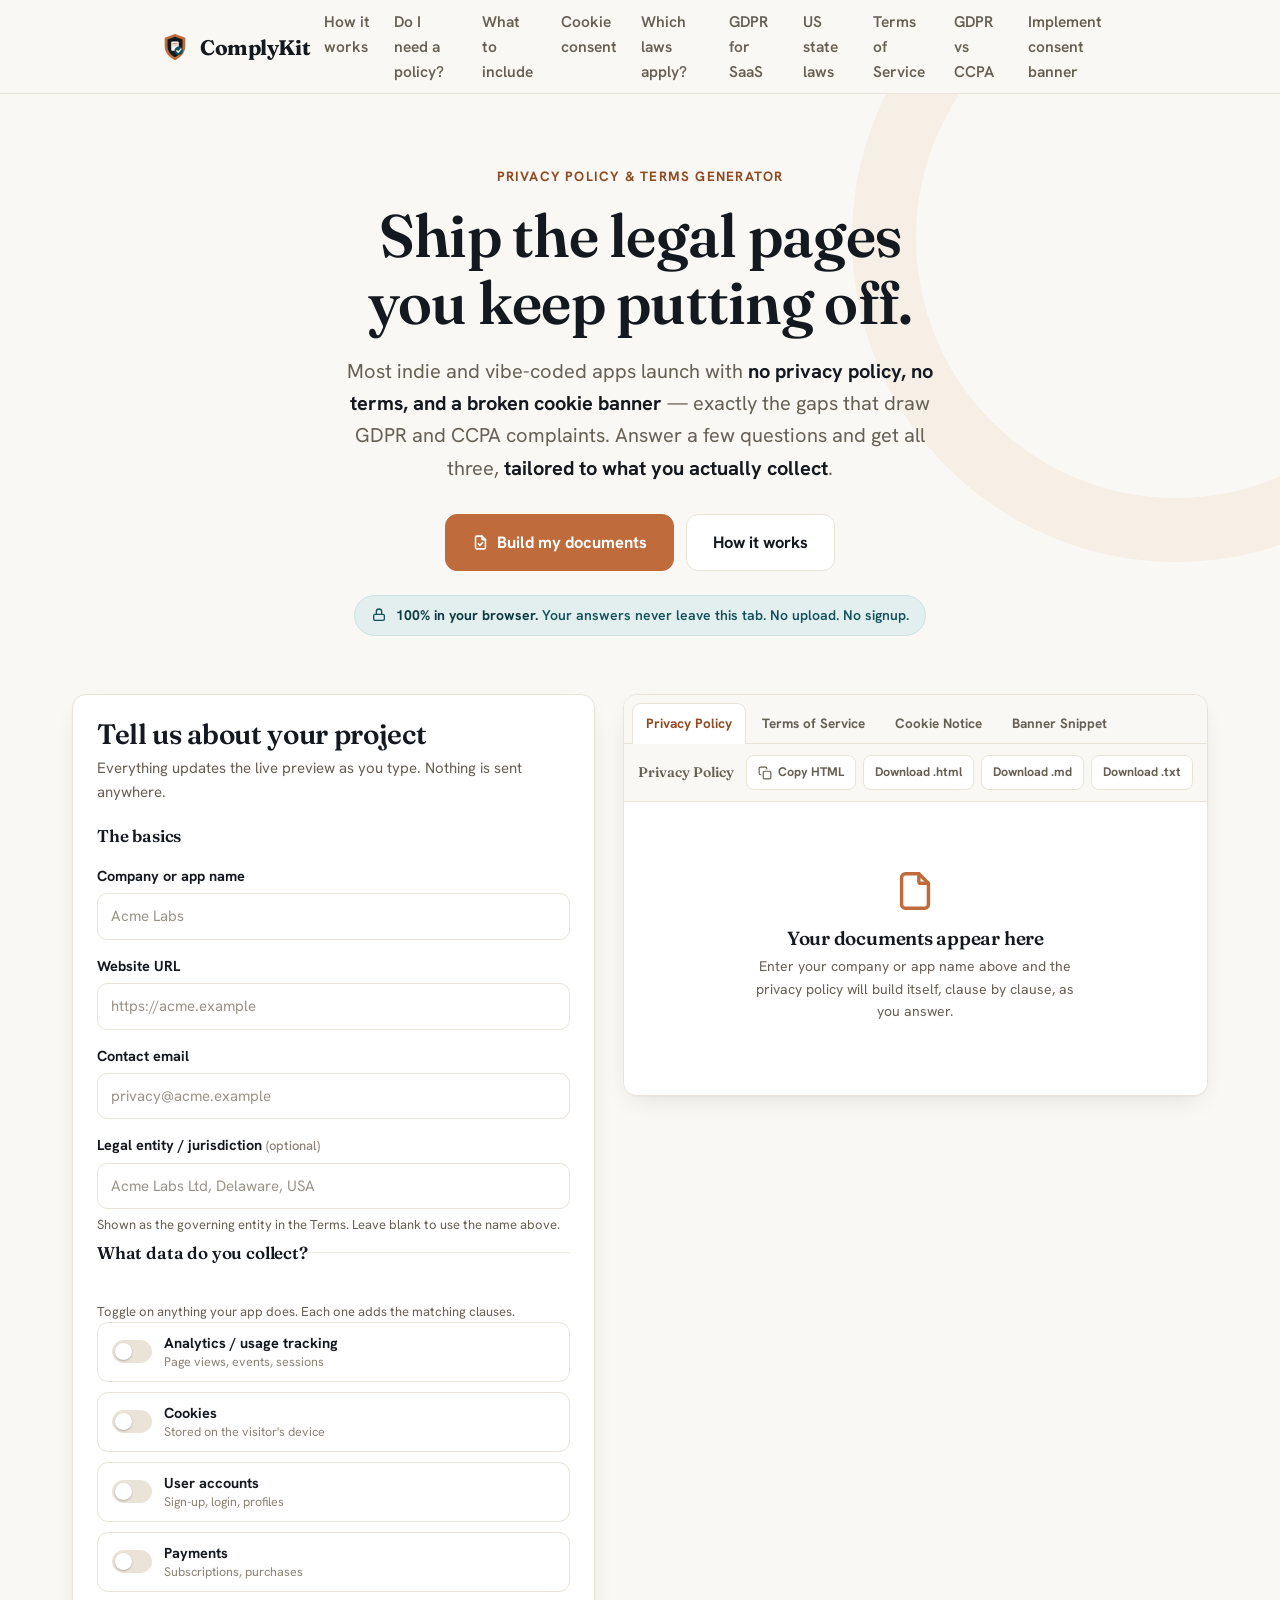
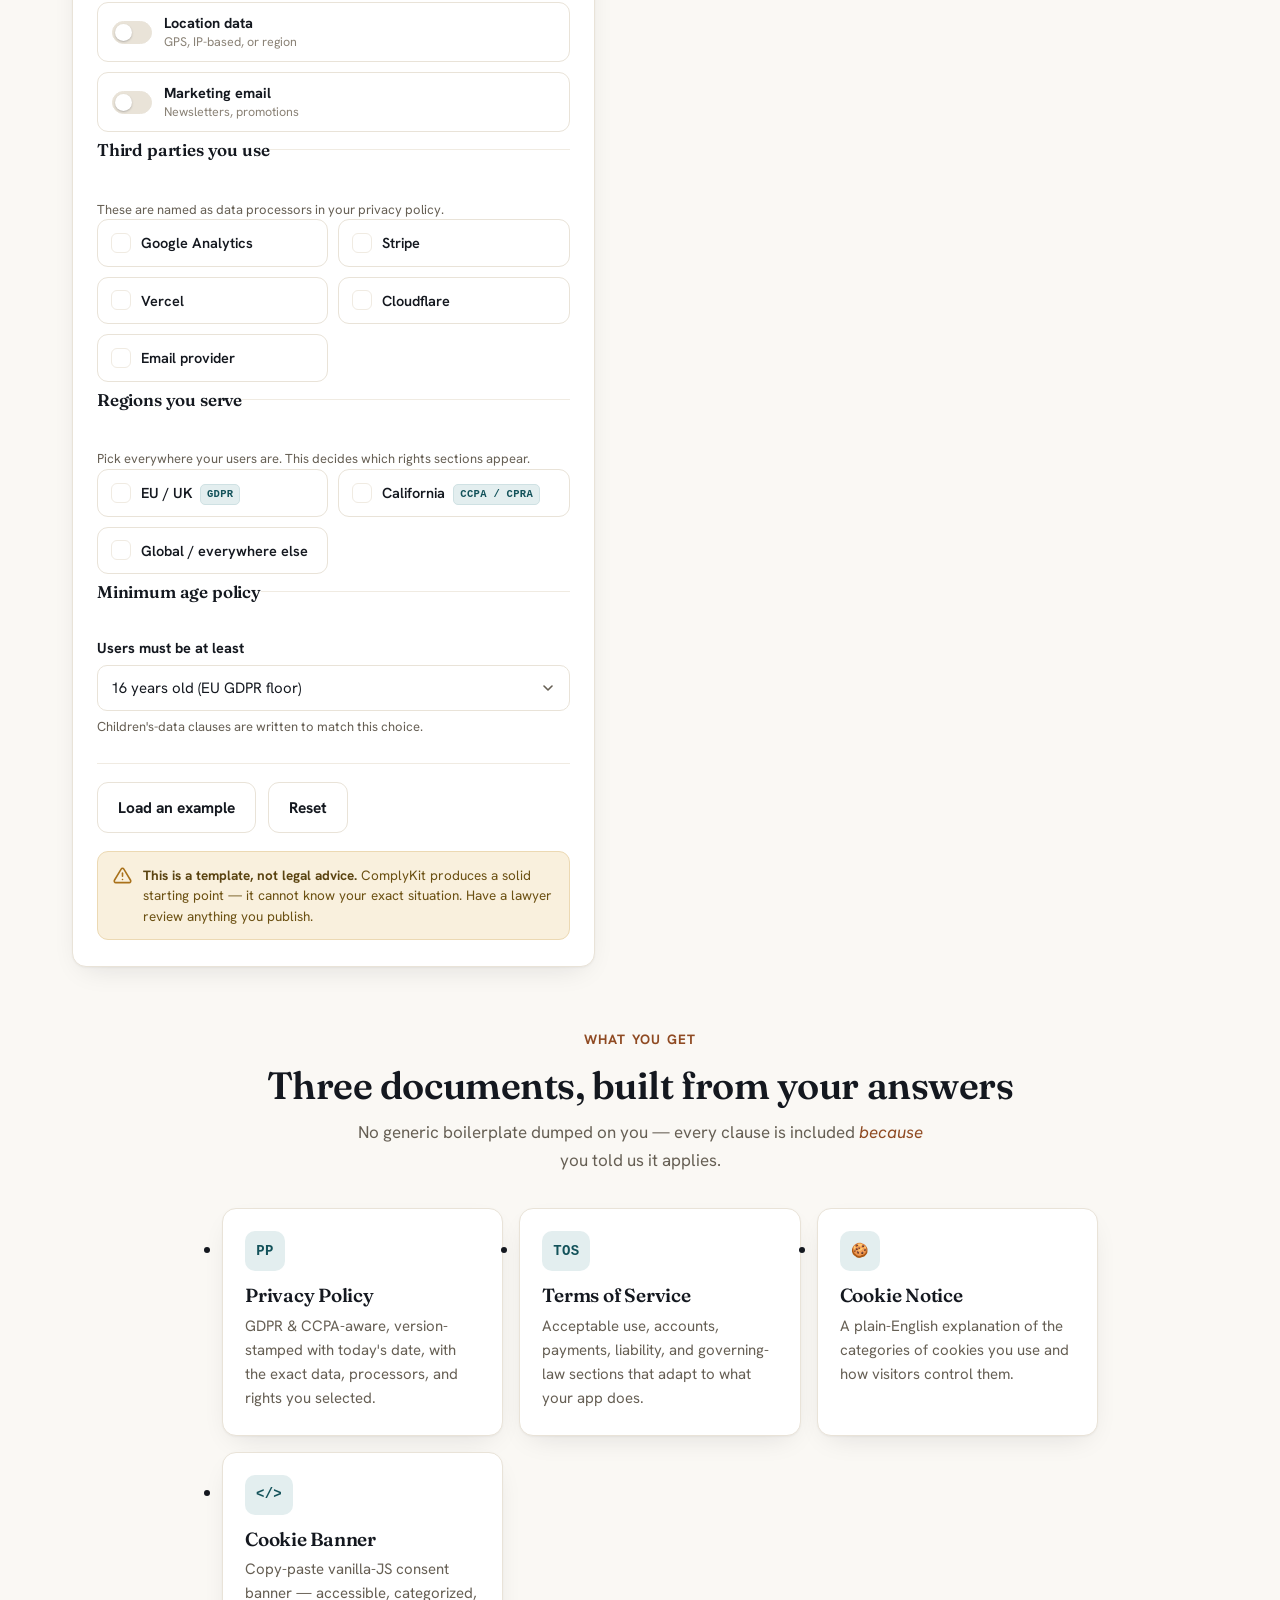
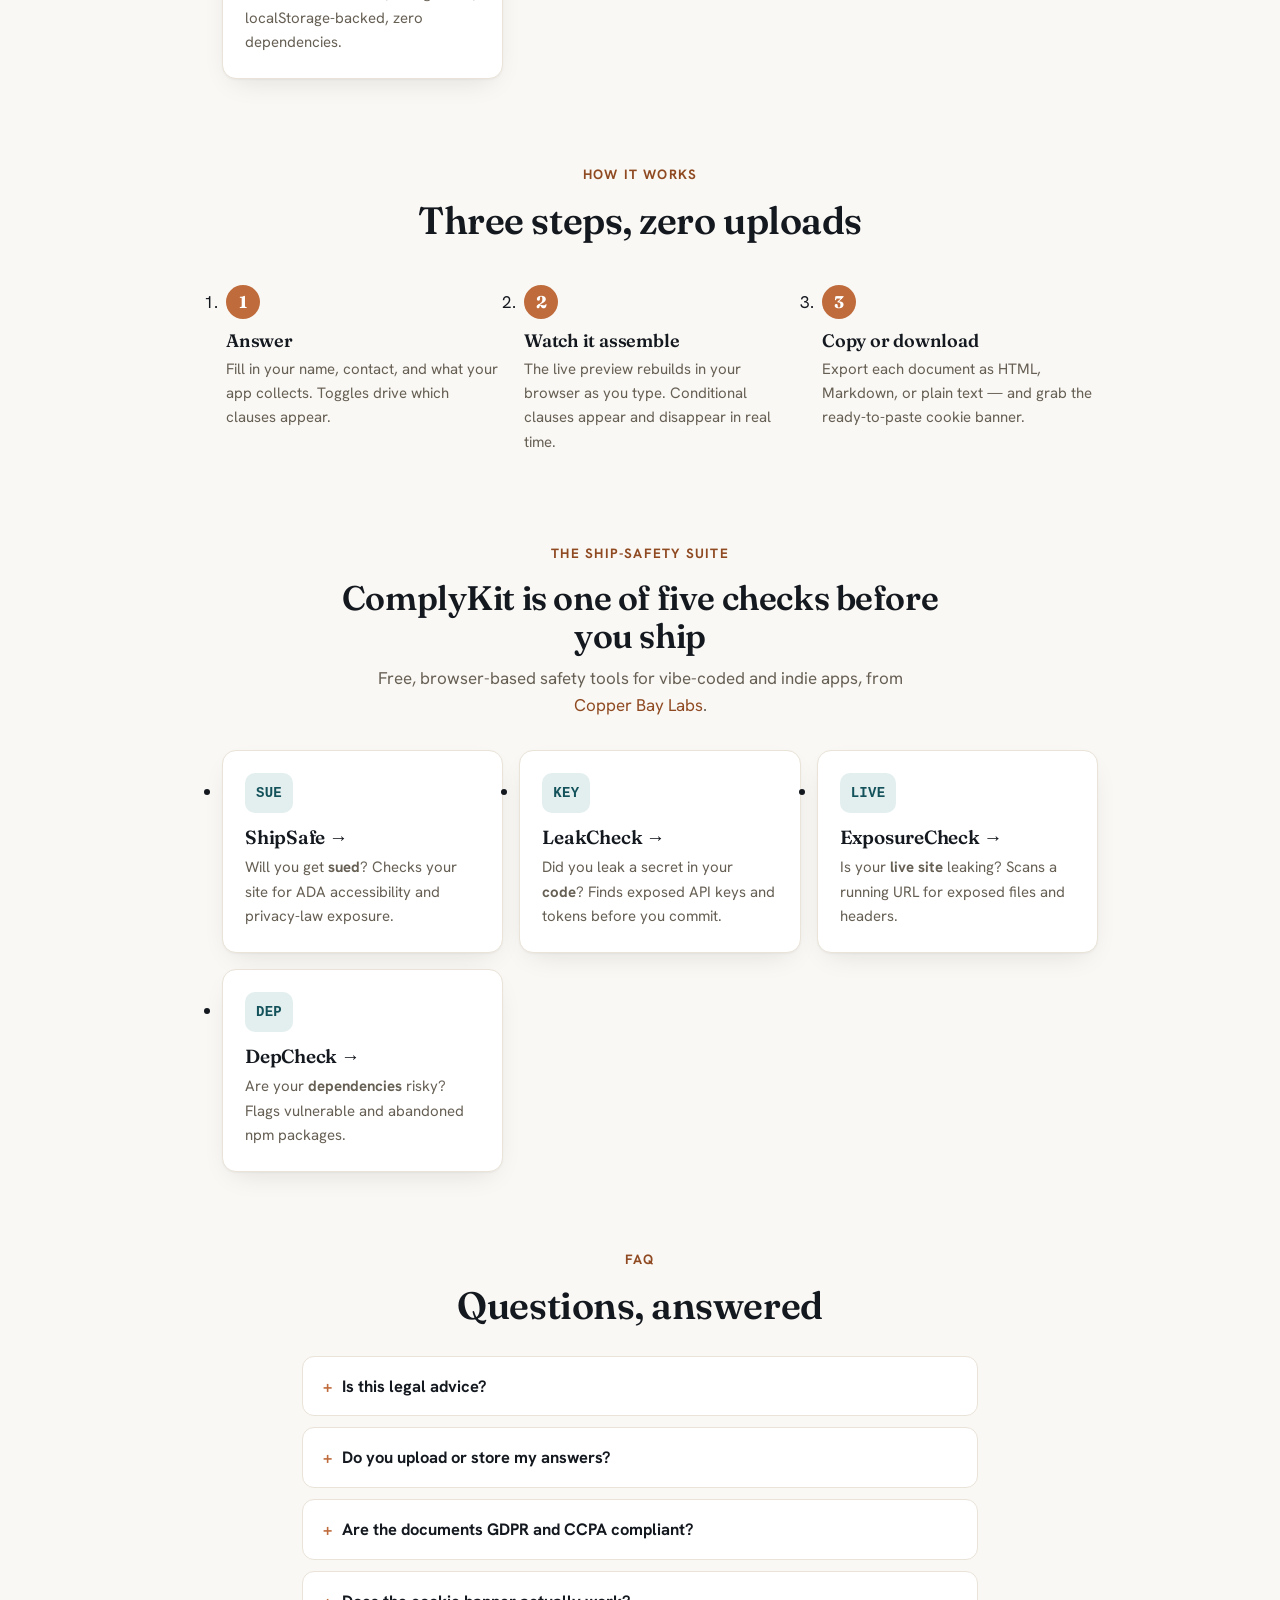
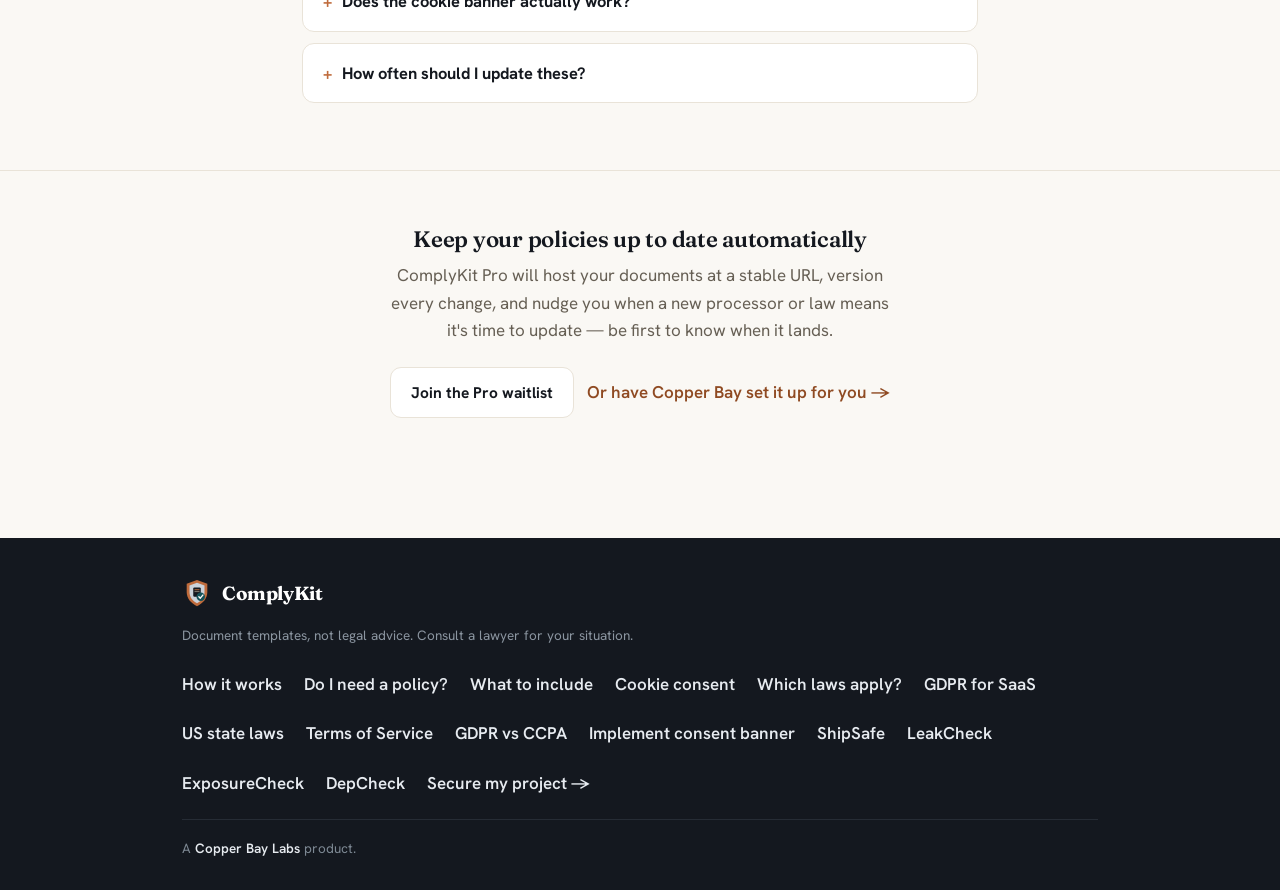
<file: index.html>
<!doctype html>
<html lang="en">
<head>
<meta charset="utf-8">
<meta name="viewport" content="width=device-width, initial-scale=1">
<title>ComplyKit — free privacy policy, terms & cookie-consent generator</title>
<meta name="description" content="Answer a few questions and generate a real privacy policy, terms of service, and a working cookie-consent banner — GDPR & CCPA aware. 100% in your browser. Free, no signup.">
<link rel="canonical" href="https://labs.copperbaytech.com/complykit/">
<meta property="og:type" content="website">
<meta property="og:site_name" content="ComplyKit">
<meta property="og:title" content="ComplyKit — privacy policy, terms & cookie banner generator">
<meta property="og:description" content="Generate a GDPR & CCPA-aware privacy policy, terms of service, and a working cookie-consent banner from a short questionnaire. Runs entirely in your browser, nothing uploaded.">
<meta property="og:url" content="https://labs.copperbaytech.com/complykit/">
<meta property="og:image" content="https://labs.copperbaytech.com/complykit/og-image.png">
<meta property="og:image:width" content="1200">
<meta property="og:image:height" content="630">
<meta name="twitter:card" content="summary_large_image">
<meta name="theme-color" content="#faf8f4">
<link rel="icon" href="favicon.svg" type="image/svg+xml">
<link rel="apple-touch-icon" href="apple-touch-icon.png">
<link rel="preconnect" href="https://fonts.googleapis.com">
<link rel="preconnect" href="https://fonts.gstatic.com" crossorigin>
<link href="https://fonts.googleapis.com/css2?family=Fraunces:opsz,wght@9..144,500;9..144,600;9..144,700&family=Hanken+Grotesk:wght@400;500;600;700&display=swap" rel="stylesheet">
<script type="application/ld+json">
{"@context":"https://schema.org","@type":"WebApplication","name":"ComplyKit","applicationCategory":"BusinessApplication","operatingSystem":"Web","offers":{"@type":"Offer","price":"0","priceCurrency":"USD"},"description":"Free client-side generator for a privacy policy, terms of service, and a cookie-consent banner, GDPR and CCPA aware. Runs entirely in the browser; no data is uploaded.","publisher":{"@type":"Organization","name":"Copper Bay Labs","url":"https://copperbaytech.com"}}
</script>
<link rel="stylesheet" href="styles.css?v=1">
</head>
<body>
<a class="skip" href="#main">Skip to main content</a>

<header class="masthead" role="banner">
  <div class="wrap hdr-bar">
    <a class="brand" href="./" aria-label="ComplyKit — go to homepage">
      <svg class="mark" viewBox="0 0 64 64" aria-hidden="true">
        <path d="M32 4 54 12 V30 C54 44 45 54 32 60 C19 54 10 44 10 30 V12 Z" fill="#bf6b3c"/>
        <path d="M32 10 48 16 V30 C48 41 41.5 49 32 54 C22.5 49 16 41 16 30 V16 Z" fill="#14181f"/>
        <rect x="24" y="20" width="16" height="20" rx="2.5" fill="#faf8f4"/>
        <line x1="27.5" y1="25" x2="36.5" y2="25" stroke="#bf6b3c" stroke-width="2" stroke-linecap="round"/>
        <line x1="27.5" y1="29" x2="36.5" y2="29" stroke="#cbd2da" stroke-width="2" stroke-linecap="round"/>
        <circle cx="40" cy="40" r="9" fill="#13525a"/>
        <path d="M36 40 39 43 44.5 36.5" fill="none" stroke="#faf8f4" stroke-width="3" stroke-linecap="round" stroke-linejoin="round"/>
      </svg>
      <span class="wordmark">ComplyKit</span>
    </a>
    <nav class="nav" aria-label="Primary navigation">
      <a href="about.html">How it works</a>
      <a href="guides/do-i-need-a-privacy-policy.html">Do I need a policy?</a>
      <a href="guides/what-should-a-privacy-policy-include.html">What to include</a>
      <a href="guides/cookie-consent-banner-requirements.html">Cookie consent</a>
      <a href="guides/which-privacy-laws-apply-to-my-website.html">Which laws apply?</a>
      <a href="guides/gdpr-privacy-policy-saas.html">GDPR for SaaS</a>
      <a href="guides/us-cookie-consent-state-laws.html">US state laws</a>
      <a href="guides/how-to-write-terms-of-service.html">Terms of Service</a>
        <a href="guides/gdpr-vs-ccpa.html">GDPR vs CCPA</a>
      <a href="guides/gdpr-cookie-consent-implementation.html">Implement consent banner</a>
    </nav>
  </div>
</header>

<main id="main">

  <section class="hero">
    <div class="wrap">
      <p class="eyebrow">Privacy policy &amp; terms generator</p>
      <h1>Ship the legal pages you keep putting off.</h1>
      <p class="lede">Most indie and vibe-coded apps launch with <strong>no privacy policy, no terms, and a broken cookie banner</strong> — exactly the gaps that draw GDPR and CCPA complaints. Answer a few questions and get all three, <strong>tailored to what you actually collect</strong>.</p>
      <div class="btn-row">
        <a class="btn primary large" href="#builder">
          <svg viewBox="0 0 24 24" fill="none" stroke="currentColor" stroke-width="2.2" stroke-linecap="round" stroke-linejoin="round" aria-hidden="true"><path d="M14 3v4a1 1 0 0 0 1 1h4"/><path d="M17 21H7a2 2 0 0 1-2-2V5a2 2 0 0 1 2-2h7l5 5v11a2 2 0 0 1-2 2Z"/><path d="m9 14 2 2 4-4"/></svg>
          Build my documents
        </a>
        <a class="btn large" href="about.html">How it works</a>
      </div>
      <p class="trust-badge">
        <svg viewBox="0 0 24 24" fill="none" stroke="currentColor" stroke-width="2" stroke-linecap="round" stroke-linejoin="round" aria-hidden="true"><rect x="4" y="11" width="16" height="9" rx="2"/><path d="M8 11V7a4 4 0 0 1 8 0v4"/></svg>
        <span><strong>100% in your browser.</strong> Your answers never leave this tab. No upload. No signup.</span>
      </p>
    </div>
  </section>

  <div id="builder-status" class="sr-only" role="status" aria-live="polite"></div>

  <section id="builder" class="builder" aria-label="Document builder" tabindex="-1">
    <div class="wrap builder-wrap">

      <!-- ============ QUESTIONNAIRE ============ -->
      <form id="builder-form" class="quiz" novalidate aria-label="Compliance questionnaire">
        <div class="quiz-head">
          <h2 class="quiz-title">Tell us about your project</h2>
          <p class="quiz-sub">Everything updates the live preview as you type. Nothing is sent anywhere.</p>
        </div>

        <fieldset class="qz-group">
          <legend>The basics</legend>

          <div class="field">
            <label for="company">Company or app name</label>
            <input type="text" id="company" name="company" autocomplete="organization" placeholder="Acme Labs" maxlength="120">
          </div>

          <div class="field">
            <label for="website">Website URL</label>
            <input type="url" id="website" name="website" autocomplete="url" inputmode="url" placeholder="https://acme.example" maxlength="200">
          </div>

          <div class="field">
            <label for="email">Contact email</label>
            <input type="email" id="email" name="email" autocomplete="email" inputmode="email" placeholder="privacy@acme.example" maxlength="160">
          </div>

          <div class="field">
            <label for="entity">Legal entity / jurisdiction <span class="opt">(optional)</span></label>
            <input type="text" id="entity" name="entity" placeholder="Acme Labs Ltd, Delaware, USA" maxlength="160">
            <p class="field-hint">Shown as the governing entity in the Terms. Leave blank to use the name above.</p>
          </div>
        </fieldset>

        <fieldset class="qz-group">
          <legend>What data do you collect?</legend>
          <p class="field-hint group-hint">Toggle on anything your app does. Each one adds the matching clauses.</p>
          <div class="toggle-grid">
            <label class="toggle"><input type="checkbox" id="d-analytics" name="data" value="analytics"><span class="tg-box" aria-hidden="true"></span><span class="tg-text"><span class="tg-name">Analytics / usage tracking</span><span class="tg-desc">Page views, events, sessions</span></span></label>
            <label class="toggle"><input type="checkbox" id="d-cookies" name="data" value="cookies"><span class="tg-box" aria-hidden="true"></span><span class="tg-text"><span class="tg-name">Cookies</span><span class="tg-desc">Stored on the visitor's device</span></span></label>
            <label class="toggle"><input type="checkbox" id="d-accounts" name="data" value="accounts"><span class="tg-box" aria-hidden="true"></span><span class="tg-text"><span class="tg-name">User accounts</span><span class="tg-desc">Sign-up, login, profiles</span></span></label>
            <label class="toggle"><input type="checkbox" id="d-payments" name="data" value="payments"><span class="tg-box" aria-hidden="true"></span><span class="tg-text"><span class="tg-name">Payments</span><span class="tg-desc">Subscriptions, purchases</span></span></label>
            <label class="toggle"><input type="checkbox" id="d-location" name="data" value="location"><span class="tg-box" aria-hidden="true"></span><span class="tg-text"><span class="tg-name">Location data</span><span class="tg-desc">GPS, IP-based, or region</span></span></label>
            <label class="toggle"><input type="checkbox" id="d-marketing" name="data" value="marketing"><span class="tg-box" aria-hidden="true"></span><span class="tg-text"><span class="tg-name">Marketing email</span><span class="tg-desc">Newsletters, promotions</span></span></label>
          </div>
        </fieldset>

        <fieldset class="qz-group">
          <legend>Third parties you use</legend>
          <p class="field-hint group-hint">These are named as data processors in your privacy policy.</p>
          <div class="check-grid">
            <label class="check"><input type="checkbox" id="t-ga" name="thirdparty" value="ga"><span class="ck-box" aria-hidden="true"></span><span>Google Analytics</span></label>
            <label class="check"><input type="checkbox" id="t-stripe" name="thirdparty" value="stripe"><span class="ck-box" aria-hidden="true"></span><span>Stripe</span></label>
            <label class="check"><input type="checkbox" id="t-vercel" name="thirdparty" value="vercel"><span class="ck-box" aria-hidden="true"></span><span>Vercel</span></label>
            <label class="check"><input type="checkbox" id="t-cloudflare" name="thirdparty" value="cloudflare"><span class="ck-box" aria-hidden="true"></span><span>Cloudflare</span></label>
            <label class="check"><input type="checkbox" id="t-email" name="thirdparty" value="email"><span class="ck-box" aria-hidden="true"></span><span>Email provider</span></label>
          </div>
        </fieldset>

        <fieldset class="qz-group">
          <legend>Regions you serve</legend>
          <p class="field-hint group-hint">Pick everywhere your users are. This decides which rights sections appear.</p>
          <div class="check-grid">
            <label class="check"><input type="checkbox" id="r-eu" name="region" value="eu"><span class="ck-box" aria-hidden="true"></span><span>EU / UK <span class="ck-tag">GDPR</span></span></label>
            <label class="check"><input type="checkbox" id="r-ca" name="region" value="ca"><span class="ck-box" aria-hidden="true"></span><span>California <span class="ck-tag">CCPA / CPRA</span></span></label>
            <label class="check"><input type="checkbox" id="r-global" name="region" value="global"><span class="ck-box" aria-hidden="true"></span><span>Global / everywhere else</span></label>
          </div>
        </fieldset>

        <fieldset class="qz-group">
          <legend>Minimum age policy</legend>
          <div class="field">
            <label for="minage">Users must be at least</label>
            <select id="minage" name="minage">
              <option value="13">13 years old (US COPPA floor)</option>
              <option value="16" selected>16 years old (EU GDPR floor)</option>
              <option value="18">18 years old (adults only)</option>
              <option value="0">No minimum stated</option>
            </select>
            <p class="field-hint">Children's-data clauses are written to match this choice.</p>
          </div>
        </fieldset>

        <div class="quiz-actions">
          <button type="button" id="example-btn" class="btn">Load an example</button>
          <button type="button" id="reset-btn" class="btn ghost">Reset</button>
        </div>

        <p class="quiz-disclaimer">
          <svg viewBox="0 0 24 24" fill="none" stroke="currentColor" stroke-width="2" stroke-linecap="round" stroke-linejoin="round" aria-hidden="true"><path d="M10.29 3.86 1.82 18a2 2 0 0 0 1.71 3h16.94a2 2 0 0 0 1.71-3L13.71 3.86a2 2 0 0 0-3.42 0Z"/><line x1="12" y1="9" x2="12" y2="13"/><line x1="12" y1="17" x2="12.01" y2="17"/></svg>
          <span><strong>This is a template, not legal advice.</strong> ComplyKit produces a solid starting point — it cannot know your exact situation. Have a lawyer review anything you publish.</span>
        </p>
      </form>

      <!-- ============ PREVIEW ============ -->
      <section class="preview" aria-label="Document preview">
        <div class="preview-stick">
          <div class="tabs" role="tablist" aria-label="Generated documents">
            <button class="tab is-active" id="tab-privacy" role="tab" aria-selected="true" aria-controls="panel-privacy" type="button">Privacy Policy</button>
            <button class="tab" id="tab-terms" role="tab" aria-selected="false" aria-controls="panel-terms" tabindex="-1" type="button">Terms of Service</button>
            <button class="tab" id="tab-cookies" role="tab" aria-selected="false" aria-controls="panel-cookies" tabindex="-1" type="button">Cookie Notice</button>
            <button class="tab" id="tab-banner" role="tab" aria-selected="false" aria-controls="panel-banner" tabindex="-1" type="button">Banner Snippet</button>
          </div>

          <div class="export-bar" role="group" aria-label="Export current document">
            <span class="export-label" id="export-doc-name">Privacy Policy</span>
            <div class="export-btns">
              <button type="button" class="exp-btn" data-export="copy-html" id="exp-copy">
                <svg viewBox="0 0 24 24" fill="none" stroke="currentColor" stroke-width="2" stroke-linecap="round" stroke-linejoin="round" aria-hidden="true"><rect x="9" y="9" width="13" height="13" rx="2"/><path d="M5 15H4a2 2 0 0 1-2-2V4a2 2 0 0 1 2-2h9a2 2 0 0 1 2 2v1"/></svg>
                <span class="exp-default">Copy HTML</span><span class="exp-done">Copied</span>
              </button>
              <button type="button" class="exp-btn" data-export="html">Download .html</button>
              <button type="button" class="exp-btn" data-export="md">Download .md</button>
              <button type="button" class="exp-btn" data-export="txt">Download .txt</button>
            </div>
          </div>
        </div>

        <div class="preview-body">
          <article class="doc-pane" id="panel-privacy" role="tabpanel" aria-labelledby="tab-privacy" tabindex="0"></article>
          <article class="doc-pane" id="panel-terms" role="tabpanel" aria-labelledby="tab-terms" tabindex="0" hidden></article>
          <article class="doc-pane" id="panel-cookies" role="tabpanel" aria-labelledby="tab-cookies" tabindex="0" hidden></article>
          <article class="doc-pane" id="panel-banner" role="tabpanel" aria-labelledby="tab-banner" tabindex="0" hidden></article>
        </div>
      </section>

    </div>
  </section>

  <section class="detect">
    <div class="wrap">
      <p class="eyebrow">What you get</p>
      <h2 class="detect-title">Three documents, built from your answers</h2>
      <p class="detect-sub">No generic boilerplate dumped on you — every clause is included <em>because</em> you told us it applies.</p>
      <ul class="detect-grid">
        <li class="feature"><span class="feat-icon" aria-hidden="true">PP</span><div><h3>Privacy Policy</h3><p>GDPR &amp; CCPA-aware, version-stamped with today's date, with the exact data, processors, and rights you selected.</p></div></li>
        <li class="feature"><span class="feat-icon" aria-hidden="true">ToS</span><div><h3>Terms of Service</h3><p>Acceptable use, accounts, payments, liability, and governing-law sections that adapt to what your app does.</p></div></li>
        <li class="feature"><span class="feat-icon" aria-hidden="true">🍪</span><div><h3>Cookie Notice</h3><p>A plain-English explanation of the categories of cookies you use and how visitors control them.</p></div></li>
        <li class="feature"><span class="feat-icon" aria-hidden="true">&lt;/&gt;</span><div><h3>Cookie Banner</h3><p>Copy-paste vanilla-JS consent banner — accessible, categorized, localStorage-backed, zero dependencies.</p></div></li>
      </ul>
    </div>
  </section>

  <section class="steps">
    <div class="wrap">
      <p class="eyebrow">How it works</p>
      <h2 class="steps-title">Three steps, zero uploads</h2>
      <ol class="step-grid">
        <li class="step">
          <span class="step-num" aria-hidden="true">1</span>
          <h3>Answer</h3>
          <p>Fill in your name, contact, and what your app collects. Toggles drive which clauses appear.</p>
        </li>
        <li class="step">
          <span class="step-num" aria-hidden="true">2</span>
          <h3>Watch it assemble</h3>
          <p>The live preview rebuilds in your browser as you type. Conditional clauses appear and disappear in real time.</p>
        </li>
        <li class="step">
          <span class="step-num" aria-hidden="true">3</span>
          <h3>Copy or download</h3>
          <p>Export each document as HTML, Markdown, or plain text — and grab the ready-to-paste cookie banner.</p>
        </li>
      </ol>
    </div>
  </section>

  <section class="suite">
    <div class="wrap">
      <p class="eyebrow">The ship-safety suite</p>
      <h2 class="suite-title">ComplyKit is one of five checks before you ship</h2>
      <p class="suite-sub">Free, browser-based safety tools for vibe-coded and indie apps, from <a href="https://copperbaytech.com" target="_blank" rel="noopener noreferrer">Copper Bay Labs</a>.</p>
      <ul class="suite-grid">
        <li class="feature">
          <span class="feat-icon" aria-hidden="true">sue</span>
          <div>
            <h3><a href="https://labs.copperbaytech.com/shipsafe/" target="_blank" rel="noopener noreferrer">ShipSafe &rarr;</a></h3>
            <p>Will you get <strong>sued</strong>? Checks your site for ADA accessibility and privacy-law exposure.</p>
          </div>
        </li>
        <li class="feature">
          <span class="feat-icon" aria-hidden="true">key</span>
          <div>
            <h3><a href="https://labs.copperbaytech.com/leakcheck/" target="_blank" rel="noopener noreferrer">LeakCheck &rarr;</a></h3>
            <p>Did you leak a secret in your <strong>code</strong>? Finds exposed API keys and tokens before you commit.</p>
          </div>
        </li>
        <li class="feature">
          <span class="feat-icon" aria-hidden="true">live</span>
          <div>
            <h3><a href="https://labs.copperbaytech.com/exposurecheck/" target="_blank" rel="noopener noreferrer">ExposureCheck &rarr;</a></h3>
            <p>Is your <strong>live site</strong> leaking? Scans a running URL for exposed files and headers.</p>
          </div>
        </li>
        <li class="feature">
          <span class="feat-icon" aria-hidden="true">dep</span>
          <div>
            <h3><a href="https://labs.copperbaytech.com/depcheck/" target="_blank" rel="noopener noreferrer">DepCheck &rarr;</a></h3>
            <p>Are your <strong>dependencies</strong> risky? Flags vulnerable and abandoned npm packages.</p>
          </div>
        </li>
      </ul>
    </div>
  </section>

  <section class="faq">
    <div class="wrap narrow">
      <p class="eyebrow">FAQ</p>
      <h2 class="faq-title">Questions, answered</h2>

      <details>
        <summary>Is this legal advice?</summary>
        <p><strong>No.</strong> ComplyKit generates a well-structured template from your answers — it cannot account for your specific business, the exact data flows in your code, your industry's rules, or the law in every place you operate. Treat the output as a strong first draft, then have a qualified lawyer review it before you publish. The disclaimer appears on every document for exactly this reason.</p>
      </details>

      <details>
        <summary>Do you upload or store my answers?</summary>
        <p>No. Everything runs <strong>in your browser</strong>. Your inputs are used to assemble the documents locally in JavaScript and are never sent to a server, logged, or stored. There's no backend and no signup. Close the tab and your answers are gone — so copy or download anything you want to keep.</p>
      </details>

      <details>
        <summary>Are the documents GDPR and CCPA compliant?</summary>
        <p>They are <strong>GDPR and CCPA aware</strong>: when you select EU/UK we include a data-subject rights section modeled on the GDPR, and when you select California we include the consumer-rights and "Do Not Sell or Share" language the CCPA/CPRA expects. Whether your final, lawyer-reviewed document is fully <em>compliant</em> depends on your actual practices matching what it says. A policy that doesn't reflect what you really do is worse than none. If you're uncertain whether your specific site requires a privacy policy at all, see: <a href="guides/do-i-need-a-privacy-policy.html">Do I need a privacy policy for my website?</a></p>
      </details>

      <details>
        <summary>Does the cookie banner actually work?</summary>
        <p>Yes. The banner snippet is self-contained vanilla JavaScript with no dependencies. It categorizes cookies into necessary, analytics, and marketing; remembers the visitor's choice in <code>localStorage</code>; is keyboard-operable and screen-reader friendly; and exposes the choice so your scripts can check consent before they load. Paste it before your closing <code>&lt;/body&gt;</code> tag and wire your analytics/marketing tags to the consent flags it sets.</p>
      </details>

      <details>
        <summary>How often should I update these?</summary>
        <p>Re-generate whenever what you collect changes — a new analytics tool, a payment processor, a new region of users. Each document is version-stamped with the day you generated it so you can track revisions. Regulators and users both expect the "last updated" date to be real.</p>
      </details>
    </div>
  </section>

</main>

<section class="upsell" aria-labelledby="upsell-h" style="border-top:1px solid var(--line,#e7e1d8);padding:3.5rem 0;text-align:center">
  <div class="wrap">
    <h2 id="upsell-h" style="margin:0 0 .6rem;font-size:1.4rem">Keep your policies up to date automatically</h2>
    <p style="max-width:52ch;margin:0 auto 1.4rem;color:var(--muted,#6b6359)">ComplyKit Pro will host your documents at a stable URL, version every change, and nudge you when a new processor or law means it's time to update — be first to know when it lands.</p>
    <div style="display:flex;gap:.85rem;justify-content:center;flex-wrap:wrap;align-items:center">
      <a class="btn" href="mailto:contact@copperbaytech.com?subject=ComplyKit%20Pro%20waitlist&amp;body=I%27d%20use%20a%20hosted%2C%20auto-updating%20policy%20URL.%20Notify%20me%20at%20launch.">Join the Pro waitlist</a>
      <a href="https://copperbaytech.com" target="_blank" rel="noopener noreferrer" style="font-weight:600">Or have Copper Bay set it up for you <span aria-hidden="true">&rarr;</span></a>
    </div>
  </div>
</section>

<footer class="footer" role="contentinfo">
  <div class="wrap foot">
    <div>
      <a class="brand small" href="./" aria-label="ComplyKit — homepage">
        <svg class="mark" viewBox="0 0 64 64" aria-hidden="true">
          <path d="M32 4 54 12 V30 C54 44 45 54 32 60 C19 54 10 44 10 30 V12 Z" fill="#bf6b3c"/>
          <path d="M32 10 48 16 V30 C48 41 41.5 49 32 54 C22.5 49 16 41 16 30 V16 Z" fill="#cbd2da"/>
          <rect x="24" y="20" width="16" height="20" rx="2.5" fill="#14181f"/>
          <line x1="27.5" y1="25" x2="36.5" y2="25" stroke="#bf6b3c" stroke-width="2" stroke-linecap="round"/>
          <line x1="27.5" y1="29" x2="36.5" y2="29" stroke="#8a8276" stroke-width="2" stroke-linecap="round"/>
          <circle cx="40" cy="40" r="9" fill="#13525a"/>
          <path d="M36 40 39 43 44.5 36.5" fill="none" stroke="#faf8f4" stroke-width="3" stroke-linecap="round" stroke-linejoin="round"/>
        </svg>
        <span class="wordmark">ComplyKit</span>
      </a>
      <p class="fine">Document templates, not legal advice. Consult a lawyer for your situation.</p>
    </div>
    <nav class="foot-nav" aria-label="Footer navigation">
      <a href="about.html">How it works</a>
      <a href="guides/do-i-need-a-privacy-policy.html">Do I need a policy?</a>
      <a href="guides/what-should-a-privacy-policy-include.html">What to include</a>
      <a href="guides/cookie-consent-banner-requirements.html">Cookie consent</a>
      <a href="guides/which-privacy-laws-apply-to-my-website.html">Which laws apply?</a>
      <a href="guides/gdpr-privacy-policy-saas.html">GDPR for SaaS</a>
      <a href="guides/us-cookie-consent-state-laws.html">US state laws</a>
      <a href="guides/how-to-write-terms-of-service.html">Terms of Service</a>
      <a href="guides/gdpr-vs-ccpa.html">GDPR vs CCPA</a>
      <a href="guides/gdpr-cookie-consent-implementation.html">Implement consent banner</a>
      <a href="https://labs.copperbaytech.com/shipsafe/" target="_blank" rel="noopener noreferrer">ShipSafe</a>
      <a href="https://labs.copperbaytech.com/leakcheck/" target="_blank" rel="noopener noreferrer">LeakCheck</a>
      <a href="https://labs.copperbaytech.com/exposurecheck/" target="_blank" rel="noopener noreferrer">ExposureCheck</a>
      <a href="https://labs.copperbaytech.com/depcheck/" target="_blank" rel="noopener noreferrer">DepCheck</a>
      <a href="https://copperbaytech.com" target="_blank" rel="noopener noreferrer">Secure my project &rarr;</a>
    </nav>
  </div>
  <div class="wrap">
    <p class="madeby">A <a href="https://copperbaytech.com" target="_blank" rel="noopener noreferrer">Copper Bay Labs</a> product.</p>
  </div>
</footer>

<script src="app.js?v=1"></script>
</body>
</html>
</file>
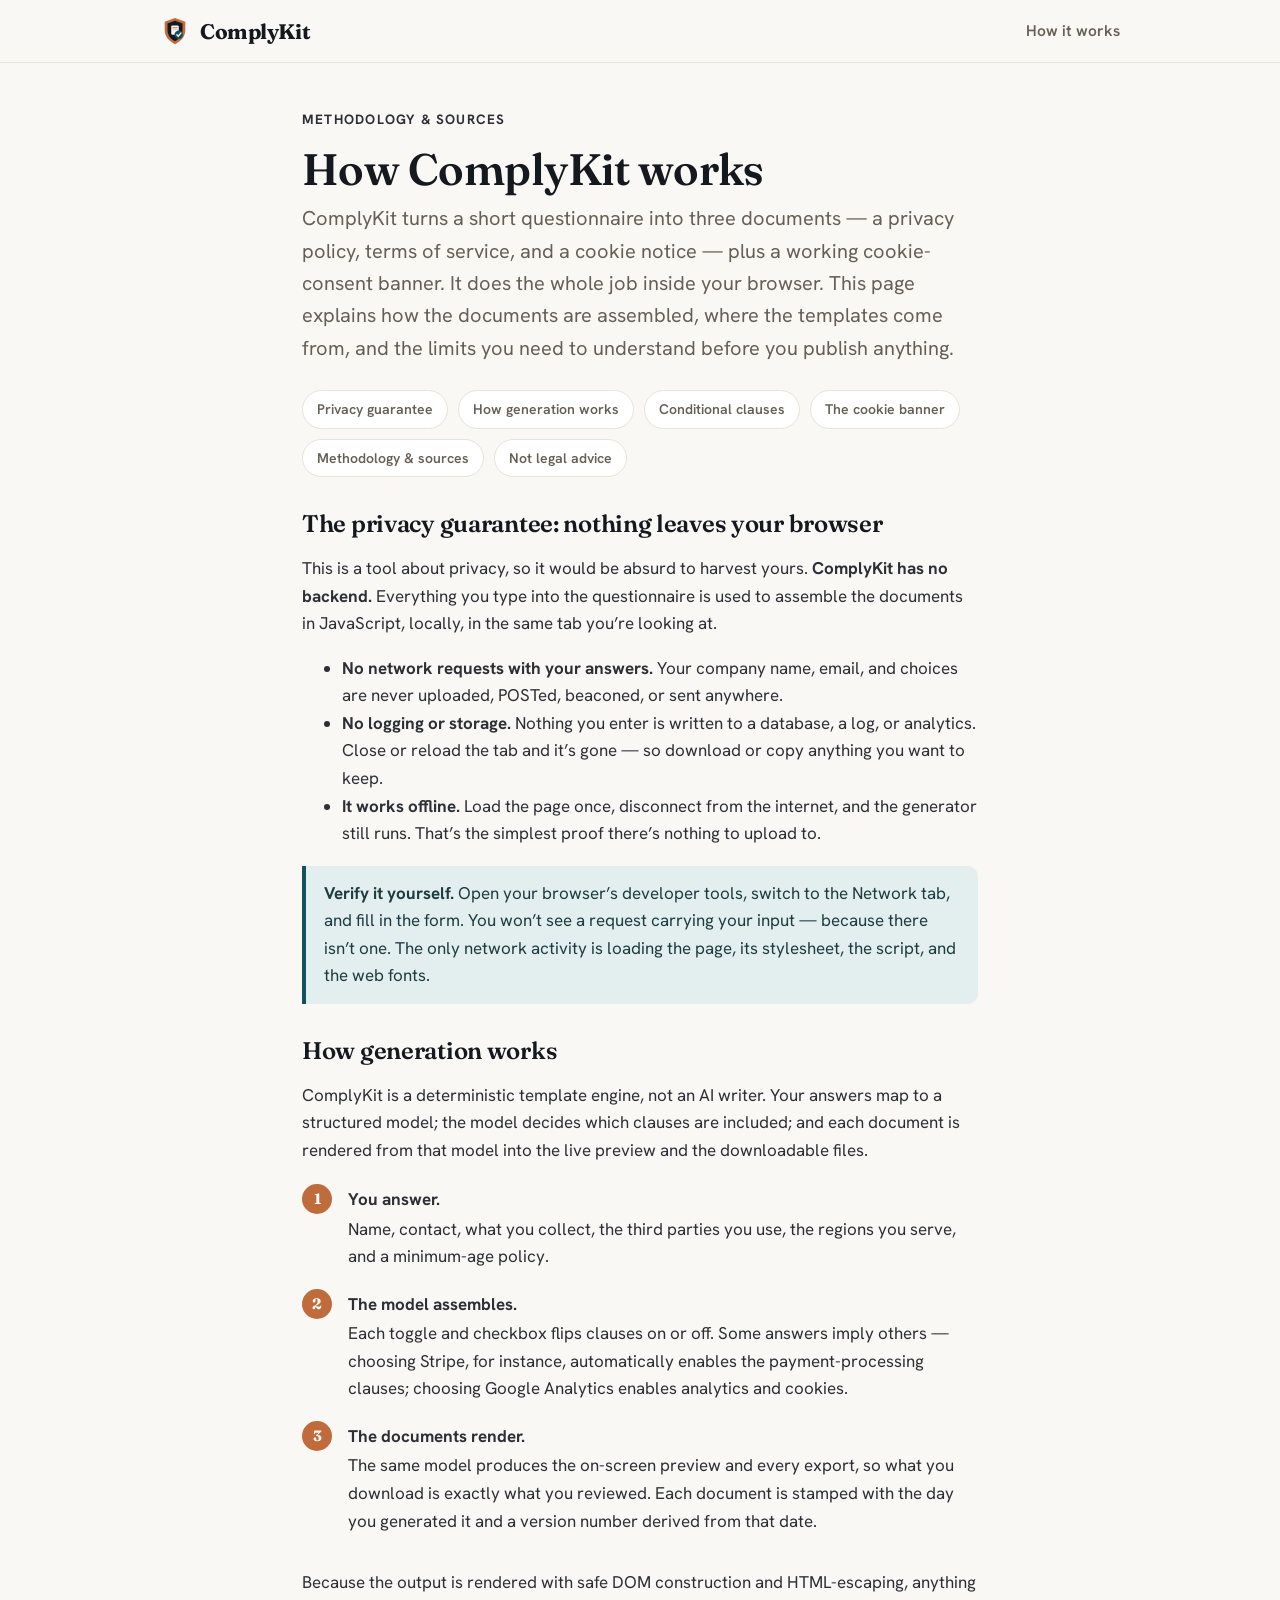
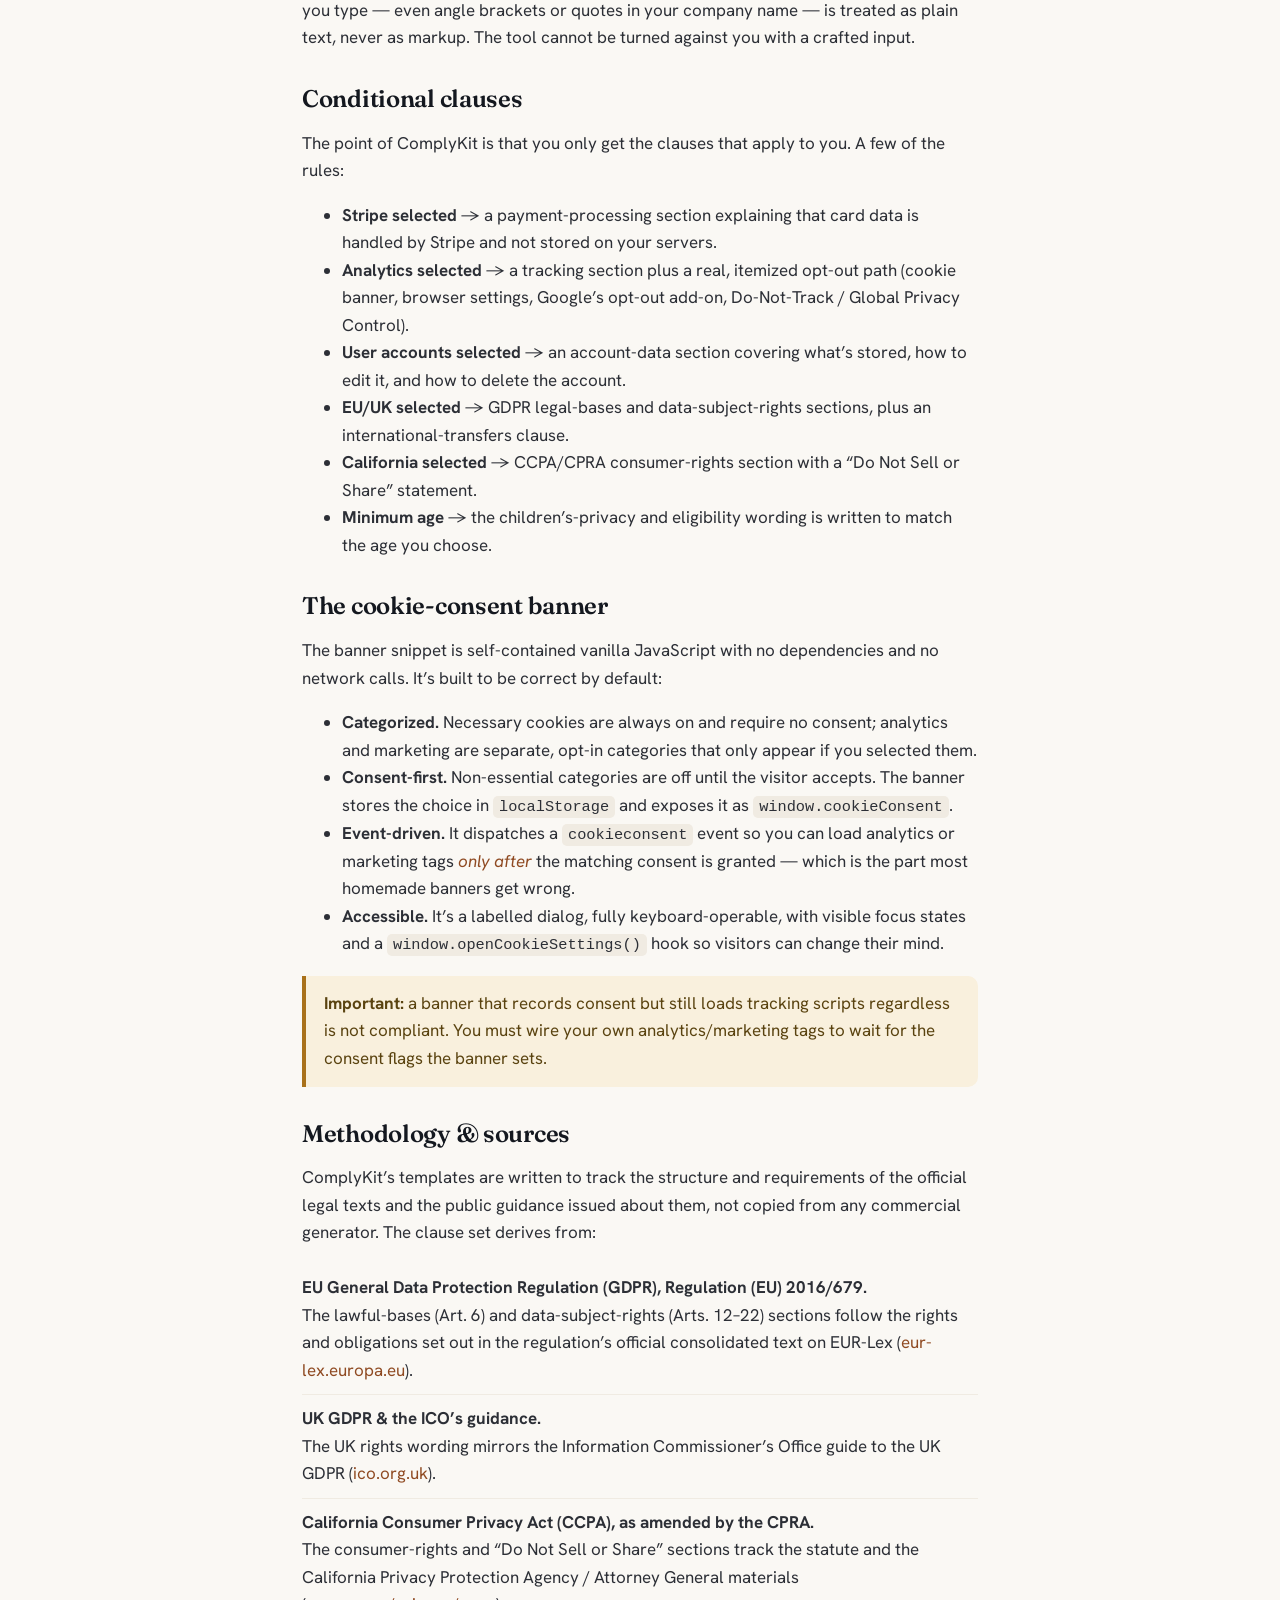
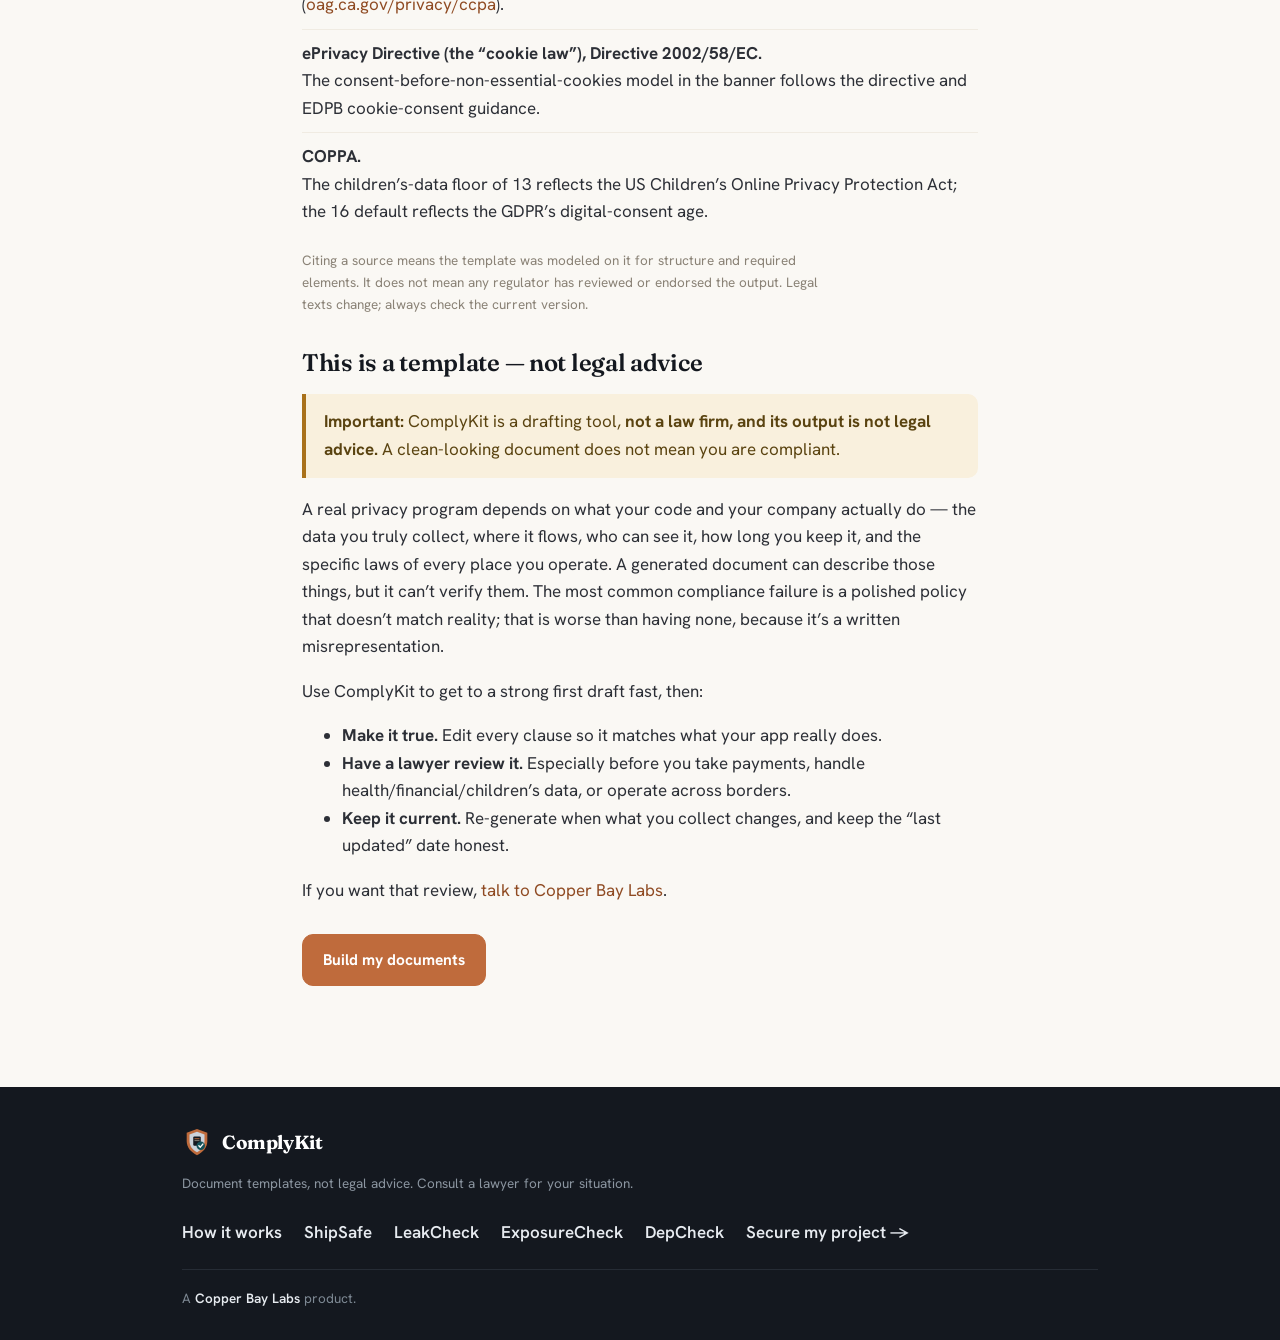
<file: about.html>
<!doctype html>
<html lang="en">
<head>
<meta charset="utf-8">
<meta name="viewport" content="width=device-width, initial-scale=1">
<title>How ComplyKit works — methodology & sources</title>
<meta name="description" content="How ComplyKit assembles a privacy policy, terms of service, and cookie-consent banner from your answers — entirely in your browser. Methodology, GDPR/CCPA sources, what it does and doesn't do, and the not-legal-advice disclaimer.">
<link rel="canonical" href="https://labs.copperbaytech.com/complykit/about.html">
<meta property="og:type" content="article">
<meta property="og:site_name" content="ComplyKit">
<meta property="og:title" content="How ComplyKit works — methodology & sources">
<meta property="og:description" content="How ComplyKit builds your privacy policy, terms, and cookie banner in your browser, the official GDPR/CCPA sources the templates derive from, and what it can't do for you.">
<meta property="og:url" content="https://labs.copperbaytech.com/complykit/about.html">
<meta property="og:image" content="https://labs.copperbaytech.com/complykit/og-image.png">
<meta property="og:image:width" content="1200">
<meta property="og:image:height" content="630">
<meta name="twitter:card" content="summary_large_image">
<meta name="theme-color" content="#faf8f4">
<link rel="icon" href="favicon.svg" type="image/svg+xml">
<link rel="apple-touch-icon" href="apple-touch-icon.png">
<link rel="preconnect" href="https://fonts.googleapis.com">
<link rel="preconnect" href="https://fonts.gstatic.com" crossorigin>
<link href="https://fonts.googleapis.com/css2?family=Fraunces:opsz,wght@9..144,500;9..144,600;9..144,700&family=Hanken+Grotesk:wght@400;500;600;700&display=swap" rel="stylesheet">
<script type="application/ld+json">
{"@context":"https://schema.org","@type":"TechArticle","headline":"How ComplyKit works — methodology & sources","description":"How ComplyKit assembles a privacy policy, terms of service, and cookie-consent banner from your answers entirely in your browser, the official GDPR and CCPA sources the templates derive from, and what it can and cannot do.","author":{"@type":"Organization","name":"Copper Bay Labs","url":"https://copperbaytech.com"},"publisher":{"@type":"Organization","name":"Copper Bay Labs","url":"https://copperbaytech.com"},"mainEntityOfPage":"https://labs.copperbaytech.com/complykit/about.html"}
</script>
<link rel="stylesheet" href="styles.css?v=1">
<style>
  /* about-page extras, built on the base tokens */
  .doc .lede{font-size:clamp(17px,2.3vw,20px);color:var(--muted)}
  .doc h2{scroll-margin-top:80px}
  .doc h3{font-family:"Fraunces",Georgia,serif;font-weight:600;font-size:19px;margin:22px 0 6px;letter-spacing:-.01em}
  .toc{display:flex;flex-wrap:wrap;gap:10px;margin:22px 0 6px;padding:0;list-style:none}
  .toc a{display:inline-block;background:var(--surface);border:1px solid var(--line);border-radius:999px;padding:7px 14px;font-size:14px;font-weight:600;color:var(--muted)}
  .toc a:hover{border-color:var(--bay);color:var(--ink);text-decoration:none}
  .callout.warn-callout{background:var(--warn-bg);border-left-color:var(--warn);color:#5a4310}
  .src-list{margin:14px 0;padding-left:0;list-style:none}
  .src-list li{padding:10px 0;border-bottom:1px solid var(--line-2);max-width:none}
  .src-list li:last-child{border-bottom:none}
  .src-list strong{display:block}
  .steps{margin:18px 0;padding-left:0;list-style:none;counter-reset:step}
  .steps>li{position:relative;padding:4px 0 16px 46px;counter-increment:step;max-width:none}
  .steps>li::before{content:counter(step);position:absolute;left:0;top:2px;width:30px;height:30px;border-radius:50%;background:var(--copper);color:#fff;font-weight:700;font-size:15px;display:flex;align-items:center;justify-content:center;font-family:"Fraunces",serif}
  .steps>li strong{display:block;margin-bottom:2px}
  .doc code.inline{font-family:var(--mono);font-size:.9em;background:var(--line-2);padding:2px 6px;border-radius:5px}
</style>
</head>
<body>
<a class="skip" href="#main">Skip to main content</a>

<header class="masthead" role="banner">
  <div class="wrap hdr-bar">
    <a class="brand" href="./" aria-label="ComplyKit — go to homepage">
      <svg class="mark" viewBox="0 0 64 64" aria-hidden="true">
        <path d="M32 4 54 12 V30 C54 44 45 54 32 60 C19 54 10 44 10 30 V12 Z" fill="#bf6b3c"/>
        <path d="M32 10 48 16 V30 C48 41 41.5 49 32 54 C22.5 49 16 41 16 30 V16 Z" fill="#14181f"/>
        <rect x="24" y="20" width="16" height="20" rx="2.5" fill="#faf8f4"/>
        <line x1="27.5" y1="25" x2="36.5" y2="25" stroke="#bf6b3c" stroke-width="2" stroke-linecap="round"/>
        <line x1="27.5" y1="29" x2="36.5" y2="29" stroke="#cbd2da" stroke-width="2" stroke-linecap="round"/>
        <circle cx="40" cy="40" r="9" fill="#13525a"/>
        <path d="M36 40 39 43 44.5 36.5" fill="none" stroke="#faf8f4" stroke-width="3" stroke-linecap="round" stroke-linejoin="round"/>
      </svg>
      <span class="wordmark">ComplyKit</span>
    </a>
    <nav class="nav" aria-label="Primary navigation">
      <a href="about.html" aria-current="page">How it works</a>
    </nav>
  </div>
</header>

<main id="main">
<article class="doc">
  <div class="wrap narrow">
    <p class="eyebrow" style="text-align:left">Methodology &amp; sources</p>
    <h1>How ComplyKit works</h1>
    <p class="lede">ComplyKit turns a short questionnaire into three documents — a privacy policy, terms of service, and a cookie notice — plus a working cookie-consent banner. It does the whole job inside your browser. This page explains how the documents are assembled, where the templates come from, and the limits you need to understand before you publish anything.</p>

    <ul class="toc" aria-label="On this page">
      <li><a href="#privacy">Privacy guarantee</a></li>
      <li><a href="#how">How generation works</a></li>
      <li><a href="#conditional">Conditional clauses</a></li>
      <li><a href="#banner">The cookie banner</a></li>
      <li><a href="#methodology">Methodology &amp; sources</a></li>
      <li><a href="#disclaimer">Not legal advice</a></li>
    </ul>

    <h2 id="privacy">The privacy guarantee: nothing leaves your browser</h2>
    <p>This is a tool about privacy, so it would be absurd to harvest yours. <strong>ComplyKit has no backend.</strong> Everything you type into the questionnaire is used to assemble the documents in JavaScript, locally, in the same tab you’re looking at.</p>
    <ul>
      <li><strong>No network requests with your answers.</strong> Your company name, email, and choices are never uploaded, POSTed, beaconed, or sent anywhere.</li>
      <li><strong>No logging or storage.</strong> Nothing you enter is written to a database, a log, or analytics. Close or reload the tab and it’s gone — so download or copy anything you want to keep.</li>
      <li><strong>It works offline.</strong> Load the page once, disconnect from the internet, and the generator still runs. That’s the simplest proof there’s nothing to upload to.</li>
    </ul>
    <div class="callout">
      <strong>Verify it yourself.</strong> Open your browser’s developer tools, switch to the Network tab, and fill in the form. You won’t see a request carrying your input — because there isn’t one. The only network activity is loading the page, its stylesheet, the script, and the web fonts.
    </div>

    <h2 id="how">How generation works</h2>
    <p>ComplyKit is a deterministic template engine, not an AI writer. Your answers map to a structured model; the model decides which clauses are included; and each document is rendered from that model into the live preview and the downloadable files.</p>
    <ol class="steps">
      <li><strong>You answer.</strong> Name, contact, what you collect, the third parties you use, the regions you serve, and a minimum-age policy.</li>
      <li><strong>The model assembles.</strong> Each toggle and checkbox flips clauses on or off. Some answers imply others — choosing Stripe, for instance, automatically enables the payment-processing clauses; choosing Google Analytics enables analytics and cookies.</li>
      <li><strong>The documents render.</strong> The same model produces the on-screen preview and every export, so what you download is exactly what you reviewed. Each document is stamped with the day you generated it and a version number derived from that date.</li>
    </ol>
    <p>Because the output is rendered with safe DOM construction and HTML-escaping, anything you type — even angle brackets or quotes in your company name — is treated as plain text, never as markup. The tool cannot be turned against you with a crafted input.</p>

    <h2 id="conditional">Conditional clauses</h2>
    <p>The point of ComplyKit is that you only get the clauses that apply to you. A few of the rules:</p>
    <ul>
      <li><strong>Stripe selected</strong> &rarr; a payment-processing section explaining that card data is handled by Stripe and not stored on your servers.</li>
      <li><strong>Analytics selected</strong> &rarr; a tracking section plus a real, itemized opt-out path (cookie banner, browser settings, Google’s opt-out add-on, Do-Not-Track / Global Privacy Control).</li>
      <li><strong>User accounts selected</strong> &rarr; an account-data section covering what’s stored, how to edit it, and how to delete the account.</li>
      <li><strong>EU/UK selected</strong> &rarr; GDPR legal-bases and data-subject-rights sections, plus an international-transfers clause.</li>
      <li><strong>California selected</strong> &rarr; CCPA/CPRA consumer-rights section with a “Do Not Sell or Share” statement.</li>
      <li><strong>Minimum age</strong> &rarr; the children’s-privacy and eligibility wording is written to match the age you choose.</li>
    </ul>

    <h2 id="banner">The cookie-consent banner</h2>
    <p>The banner snippet is self-contained vanilla JavaScript with no dependencies and no network calls. It’s built to be correct by default:</p>
    <ul>
      <li><strong>Categorized.</strong> Necessary cookies are always on and require no consent; analytics and marketing are separate, opt-in categories that only appear if you selected them.</li>
      <li><strong>Consent-first.</strong> Non-essential categories are off until the visitor accepts. The banner stores the choice in <code class="inline">localStorage</code> and exposes it as <code class="inline">window.cookieConsent</code>.</li>
      <li><strong>Event-driven.</strong> It dispatches a <code class="inline">cookieconsent</code> event so you can load analytics or marketing tags <em>only after</em> the matching consent is granted — which is the part most homemade banners get wrong.</li>
      <li><strong>Accessible.</strong> It’s a labelled dialog, fully keyboard-operable, with visible focus states and a <code class="inline">window.openCookieSettings()</code> hook so visitors can change their mind.</li>
    </ul>
    <div class="callout warn-callout">
      <strong>Important:</strong> a banner that records consent but still loads tracking scripts regardless is not compliant. You must wire your own analytics/marketing tags to wait for the consent flags the banner sets.
    </div>

    <h2 id="methodology">Methodology &amp; sources</h2>
    <p>ComplyKit’s templates are written to track the structure and requirements of the official legal texts and the public guidance issued about them, not copied from any commercial generator. The clause set derives from:</p>
    <ul class="src-list">
      <li><strong>EU General Data Protection Regulation (GDPR), Regulation (EU) 2016/679.</strong> The lawful-bases (Art. 6) and data-subject-rights (Arts. 12–22) sections follow the rights and obligations set out in the regulation’s official consolidated text on EUR-Lex (<a href="https://eur-lex.europa.eu/eli/reg/2016/679/oj" target="_blank" rel="noopener noreferrer">eur-lex.europa.eu</a>).</li>
      <li><strong>UK GDPR &amp; the ICO’s guidance.</strong> The UK rights wording mirrors the Information Commissioner’s Office guide to the UK GDPR (<a href="https://ico.org.uk/for-organisations/uk-gdpr-guidance-and-resources/" target="_blank" rel="noopener noreferrer">ico.org.uk</a>).</li>
      <li><strong>California Consumer Privacy Act (CCPA), as amended by the CPRA.</strong> The consumer-rights and “Do Not Sell or Share” sections track the statute and the California Privacy Protection Agency / Attorney General materials (<a href="https://oag.ca.gov/privacy/ccpa" target="_blank" rel="noopener noreferrer">oag.ca.gov/privacy/ccpa</a>).</li>
      <li><strong>ePrivacy Directive (the “cookie law”), Directive 2002/58/EC.</strong> The consent-before-non-essential-cookies model in the banner follows the directive and EDPB cookie-consent guidance.</li>
      <li><strong>COPPA.</strong> The children’s-data floor of 13 reflects the US Children’s Online Privacy Protection Act; the 16 default reflects the GDPR’s digital-consent age.</li>
    </ul>
    <p class="fine" style="color:var(--muted-2)">Citing a source means the template was modeled on it for structure and required elements. It does not mean any regulator has reviewed or endorsed the output. Legal texts change; always check the current version.</p>

    <h2 id="disclaimer">This is a template — not legal advice</h2>
    <div class="callout warn-callout">
      <strong>Important:</strong> ComplyKit is a drafting tool, <strong>not a law firm, and its output is not legal advice.</strong> A clean-looking document does not mean you are compliant.
    </div>
    <p>A real privacy program depends on what your code and your company actually do — the data you truly collect, where it flows, who can see it, how long you keep it, and the specific laws of every place you operate. A generated document can describe those things, but it can’t verify them. The most common compliance failure is a polished policy that doesn’t match reality; that is worse than having none, because it’s a written misrepresentation.</p>
    <p>Use ComplyKit to get to a strong first draft fast, then:</p>
    <ul>
      <li><strong>Make it true.</strong> Edit every clause so it matches what your app really does.</li>
      <li><strong>Have a lawyer review it.</strong> Especially before you take payments, handle health/financial/children’s data, or operate across borders.</li>
      <li><strong>Keep it current.</strong> Re-generate when what you collect changes, and keep the “last updated” date honest.</li>
    </ul>
    <p>If you want that review, <a href="https://copperbaytech.com" target="_blank" rel="noopener noreferrer">talk to Copper Bay Labs</a>.</p>

    <p style="margin-top:30px"><a class="btn primary" href="./">Build my documents</a></p>
  </div>
</article>
</main>

<footer class="footer" role="contentinfo">
  <div class="wrap foot">
    <div>
      <a class="brand small" href="./" aria-label="ComplyKit — homepage">
        <svg class="mark" viewBox="0 0 64 64" aria-hidden="true">
          <path d="M32 4 54 12 V30 C54 44 45 54 32 60 C19 54 10 44 10 30 V12 Z" fill="#bf6b3c"/>
          <path d="M32 10 48 16 V30 C48 41 41.5 49 32 54 C22.5 49 16 41 16 30 V16 Z" fill="#cbd2da"/>
          <rect x="24" y="20" width="16" height="20" rx="2.5" fill="#14181f"/>
          <line x1="27.5" y1="25" x2="36.5" y2="25" stroke="#bf6b3c" stroke-width="2" stroke-linecap="round"/>
          <line x1="27.5" y1="29" x2="36.5" y2="29" stroke="#8a8276" stroke-width="2" stroke-linecap="round"/>
          <circle cx="40" cy="40" r="9" fill="#13525a"/>
          <path d="M36 40 39 43 44.5 36.5" fill="none" stroke="#faf8f4" stroke-width="3" stroke-linecap="round" stroke-linejoin="round"/>
        </svg>
        <span class="wordmark">ComplyKit</span>
      </a>
      <p class="fine">Document templates, not legal advice. Consult a lawyer for your situation.</p>
    </div>
    <nav class="foot-nav" aria-label="Footer navigation">
      <a href="about.html">How it works</a>
      <a href="https://labs.copperbaytech.com/shipsafe/" target="_blank" rel="noopener noreferrer">ShipSafe</a>
      <a href="https://labs.copperbaytech.com/leakcheck/" target="_blank" rel="noopener noreferrer">LeakCheck</a>
      <a href="https://labs.copperbaytech.com/exposurecheck/" target="_blank" rel="noopener noreferrer">ExposureCheck</a>
      <a href="https://labs.copperbaytech.com/depcheck/" target="_blank" rel="noopener noreferrer">DepCheck</a>
      <a href="https://copperbaytech.com" target="_blank" rel="noopener noreferrer">Secure my project &rarr;</a>
    </nav>
  </div>
  <div class="wrap">
    <p class="madeby">A <a href="https://copperbaytech.com" target="_blank" rel="noopener noreferrer">Copper Bay Labs</a> product.</p>
  </div>
</footer>
</body>
</html>
</file>
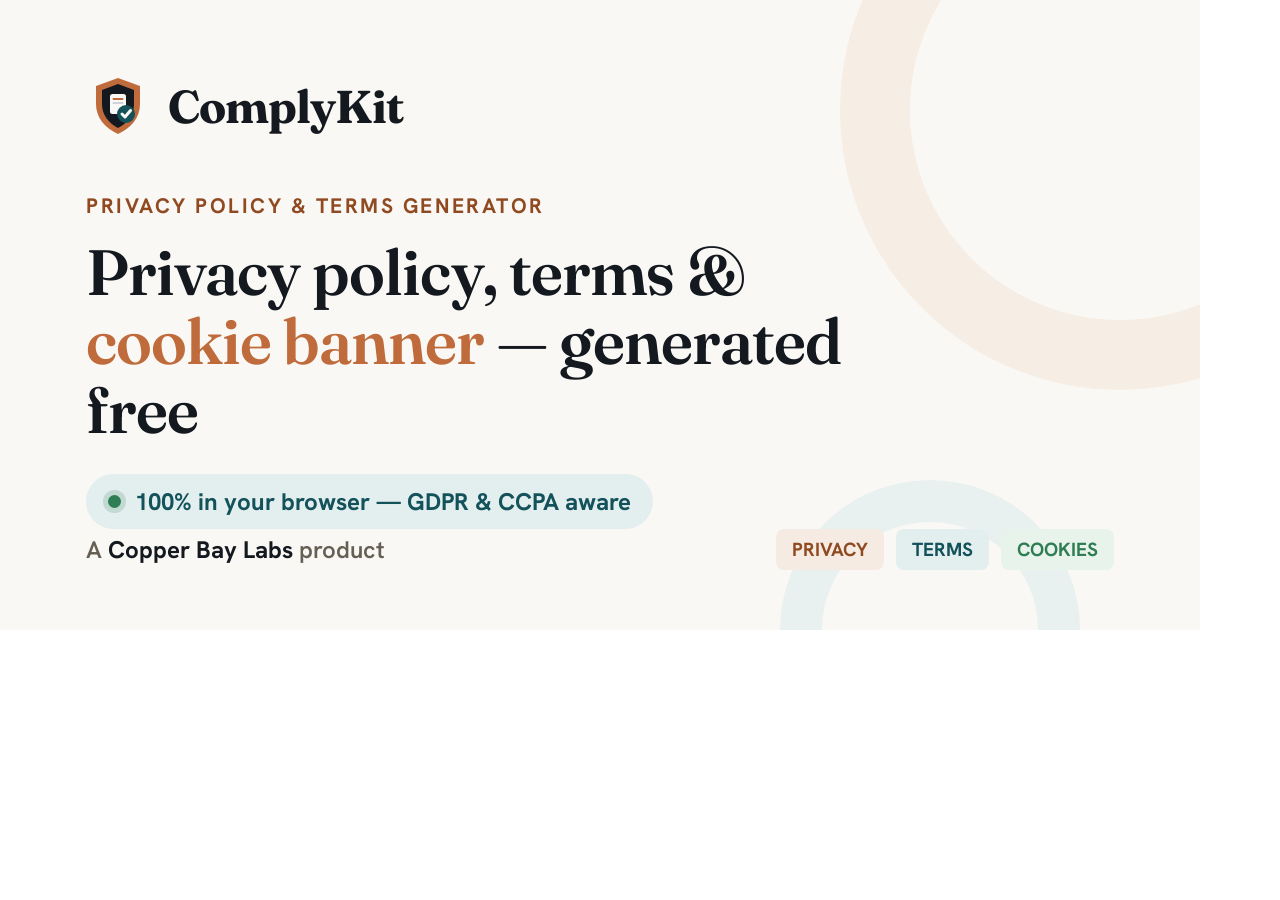
<file: og-template.html>
<!doctype html>
<html lang="en">
<head>
<meta charset="utf-8">
<meta name="viewport" content="width=device-width, initial-scale=1">
<title>ComplyKit — social card</title>
<link rel="preconnect" href="https://fonts.googleapis.com">
<link rel="preconnect" href="https://fonts.gstatic.com" crossorigin>
<link href="https://fonts.googleapis.com/css2?family=Fraunces:opsz,wght@9..144,500;9..144,600;9..144,700&family=Hanken+Grotesk:wght@400;500;600;700&display=swap" rel="stylesheet">
<style>
  *{box-sizing:border-box;margin:0;padding:0}
  html,body{margin:0}
  .card{
    width:1200px;height:630px;position:relative;overflow:hidden;
    background:#faf8f4;color:#14181f;
    font-family:"Hanken Grotesk",ui-sans-serif,system-ui,sans-serif;
    padding:74px 86px;display:flex;flex-direction:column;justify-content:space-between;
  }
  /* copper ring motif, echoing the hero */
  .ring{position:absolute;width:560px;height:560px;border:70px solid #f6ebe2;border-radius:50%;right:-200px;top:-170px;opacity:.85}
  .ring-2{position:absolute;width:300px;height:300px;border:42px solid #e3eeef;border-radius:50%;right:120px;bottom:-150px;opacity:.7}
  .top,.tagline,.foot{position:relative;z-index:1}

  .brand{display:flex;align-items:center;gap:18px}
  .mark{width:64px;height:64px;flex:0 0 auto}
  .wordmark{font-family:"Fraunces",Georgia,serif;font-weight:700;font-size:46px;letter-spacing:-.02em}

  .eyebrow{margin-top:54px;color:#8f4a22;font-weight:700;font-size:21px;letter-spacing:.12em;text-transform:uppercase}
  .tagline{font-family:"Fraunces",Georgia,serif;font-weight:600;font-size:64px;line-height:1.08;letter-spacing:-.015em;max-width:19ch;margin-top:18px}
  .tagline .hl{color:#bf6b3c}
  .browser{display:inline-flex;align-items:center;gap:14px;margin-top:30px;background:#e3eeef;color:#13525a;font-weight:700;font-size:24px;padding:12px 22px;border-radius:999px}
  .dot{width:13px;height:13px;border-radius:50%;background:#2f7d52;box-shadow:0 0 0 5px rgba(47,125,82,.18)}

  .foot{display:flex;align-items:center;justify-content:space-between}
  .foot .made{color:#665f54;font-size:24px;font-weight:600}
  .foot .made b{color:#14181f;font-weight:700}
  .chips{display:flex;gap:12px}
  .chip{font-size:19px;font-weight:700;padding:8px 16px;border-radius:8px}
  .chip.a{background:#f6ebe2;color:#8f4a22}
  .chip.b{background:#e3eeef;color:#13525a}
  .chip.c{background:#e8f3ec;color:#2f7d52}
</style>
</head>
<body>
  <div class="card">
    <div class="ring"></div>
    <div class="ring-2"></div>

    <div class="top">
      <div class="brand">
        <svg class="mark" viewBox="0 0 64 64" aria-hidden="true">
          <path d="M32 4 54 12 V30 C54 44 45 54 32 60 C19 54 10 44 10 30 V12 Z" fill="#bf6b3c"/>
          <path d="M32 10 48 16 V30 C48 41 41.5 49 32 54 C22.5 49 16 41 16 30 V16 Z" fill="#14181f"/>
          <rect x="24" y="20" width="16" height="20" rx="2.5" fill="#faf8f4"/>
          <line x1="27.5" y1="25" x2="36.5" y2="25" stroke="#bf6b3c" stroke-width="2" stroke-linecap="round"/>
          <line x1="27.5" y1="29" x2="36.5" y2="29" stroke="#cbd2da" stroke-width="2" stroke-linecap="round"/>
          <circle cx="40" cy="40" r="9" fill="#13525a"/>
          <path d="M36 40 39 43 44.5 36.5" fill="none" stroke="#faf8f4" stroke-width="3" stroke-linecap="round" stroke-linejoin="round"/>
        </svg>
        <span class="wordmark">ComplyKit</span>
      </div>
      <p class="eyebrow">Privacy policy &amp; terms generator</p>
      <h1 class="tagline">Privacy policy, terms &amp; <span class="hl">cookie banner</span> — generated free</h1>
      <span class="browser"><span class="dot"></span>100% in your browser — GDPR &amp; CCPA aware</span>
    </div>

    <div class="foot">
      <p class="made">A <b>Copper Bay Labs</b> product</p>
      <div class="chips">
        <span class="chip a">PRIVACY</span>
        <span class="chip b">TERMS</span>
        <span class="chip c">COOKIES</span>
      </div>
    </div>
  </div>
</body>
</html>
</file>
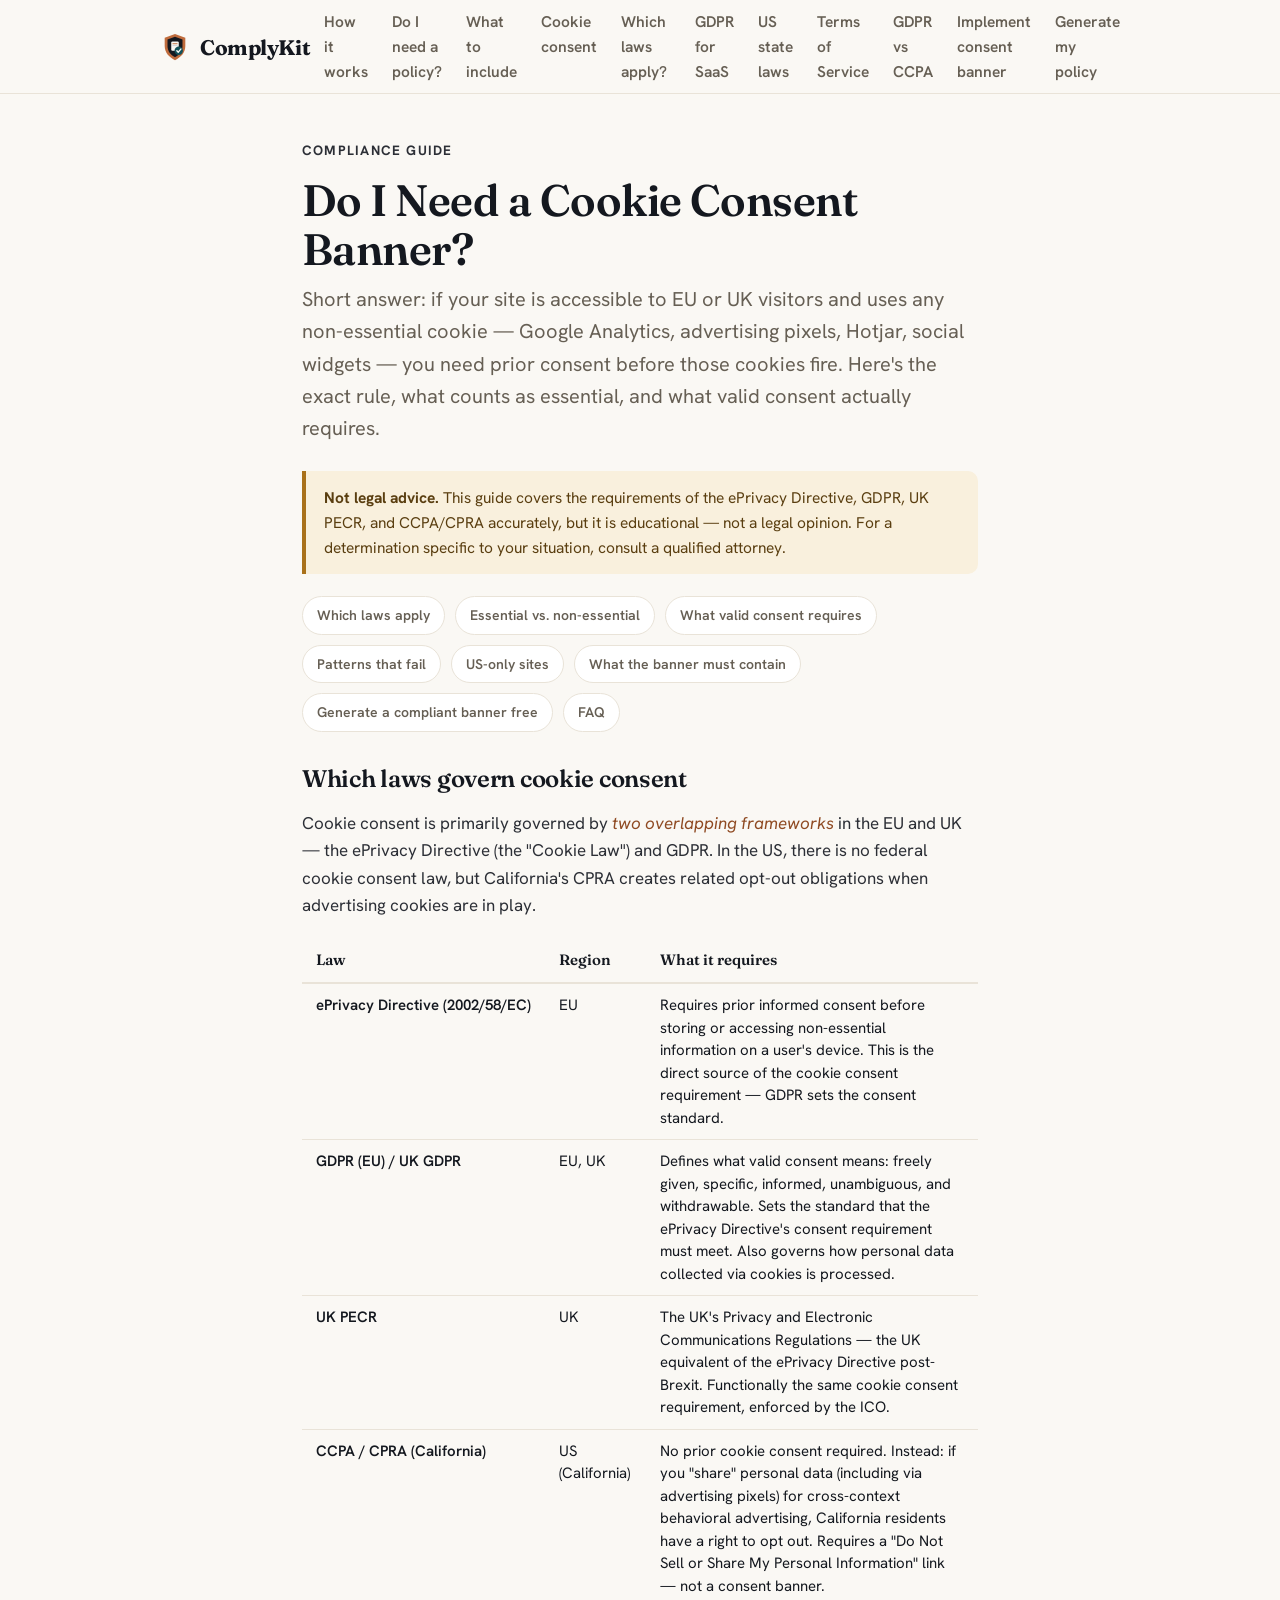
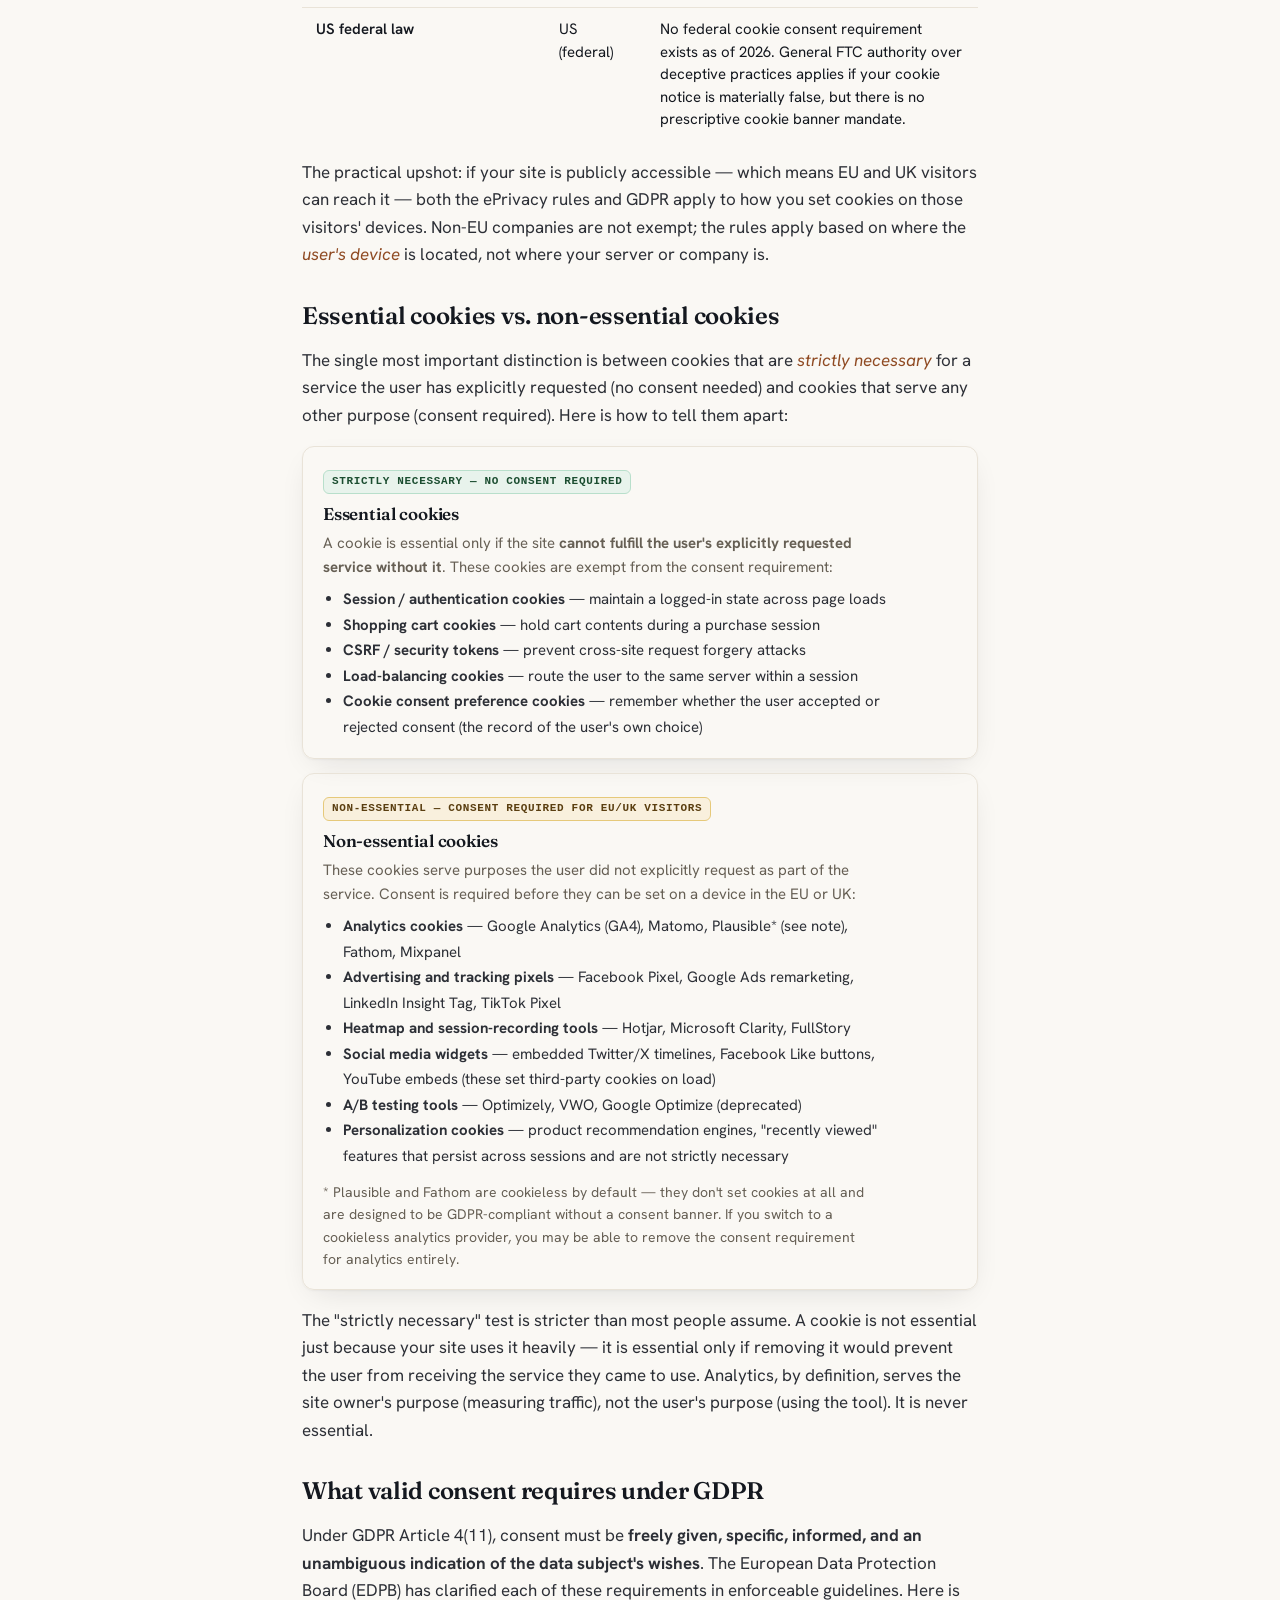
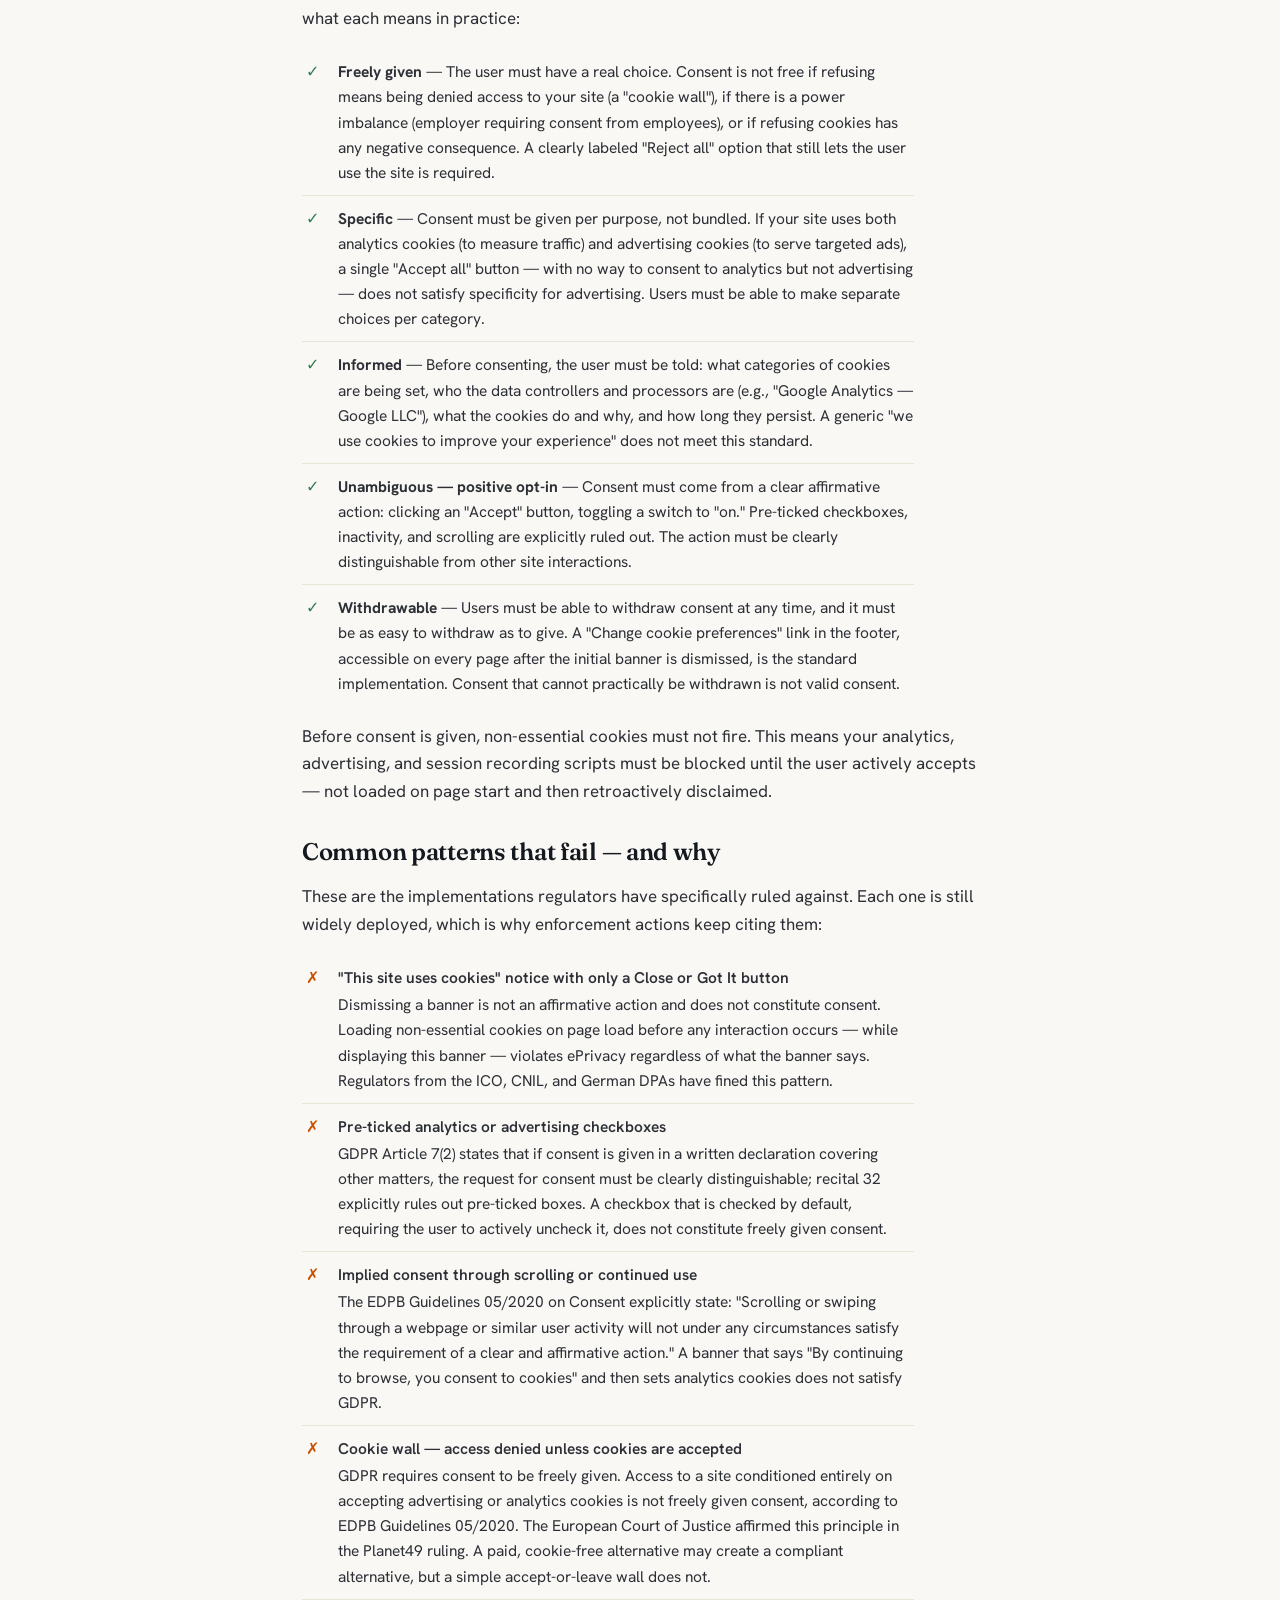
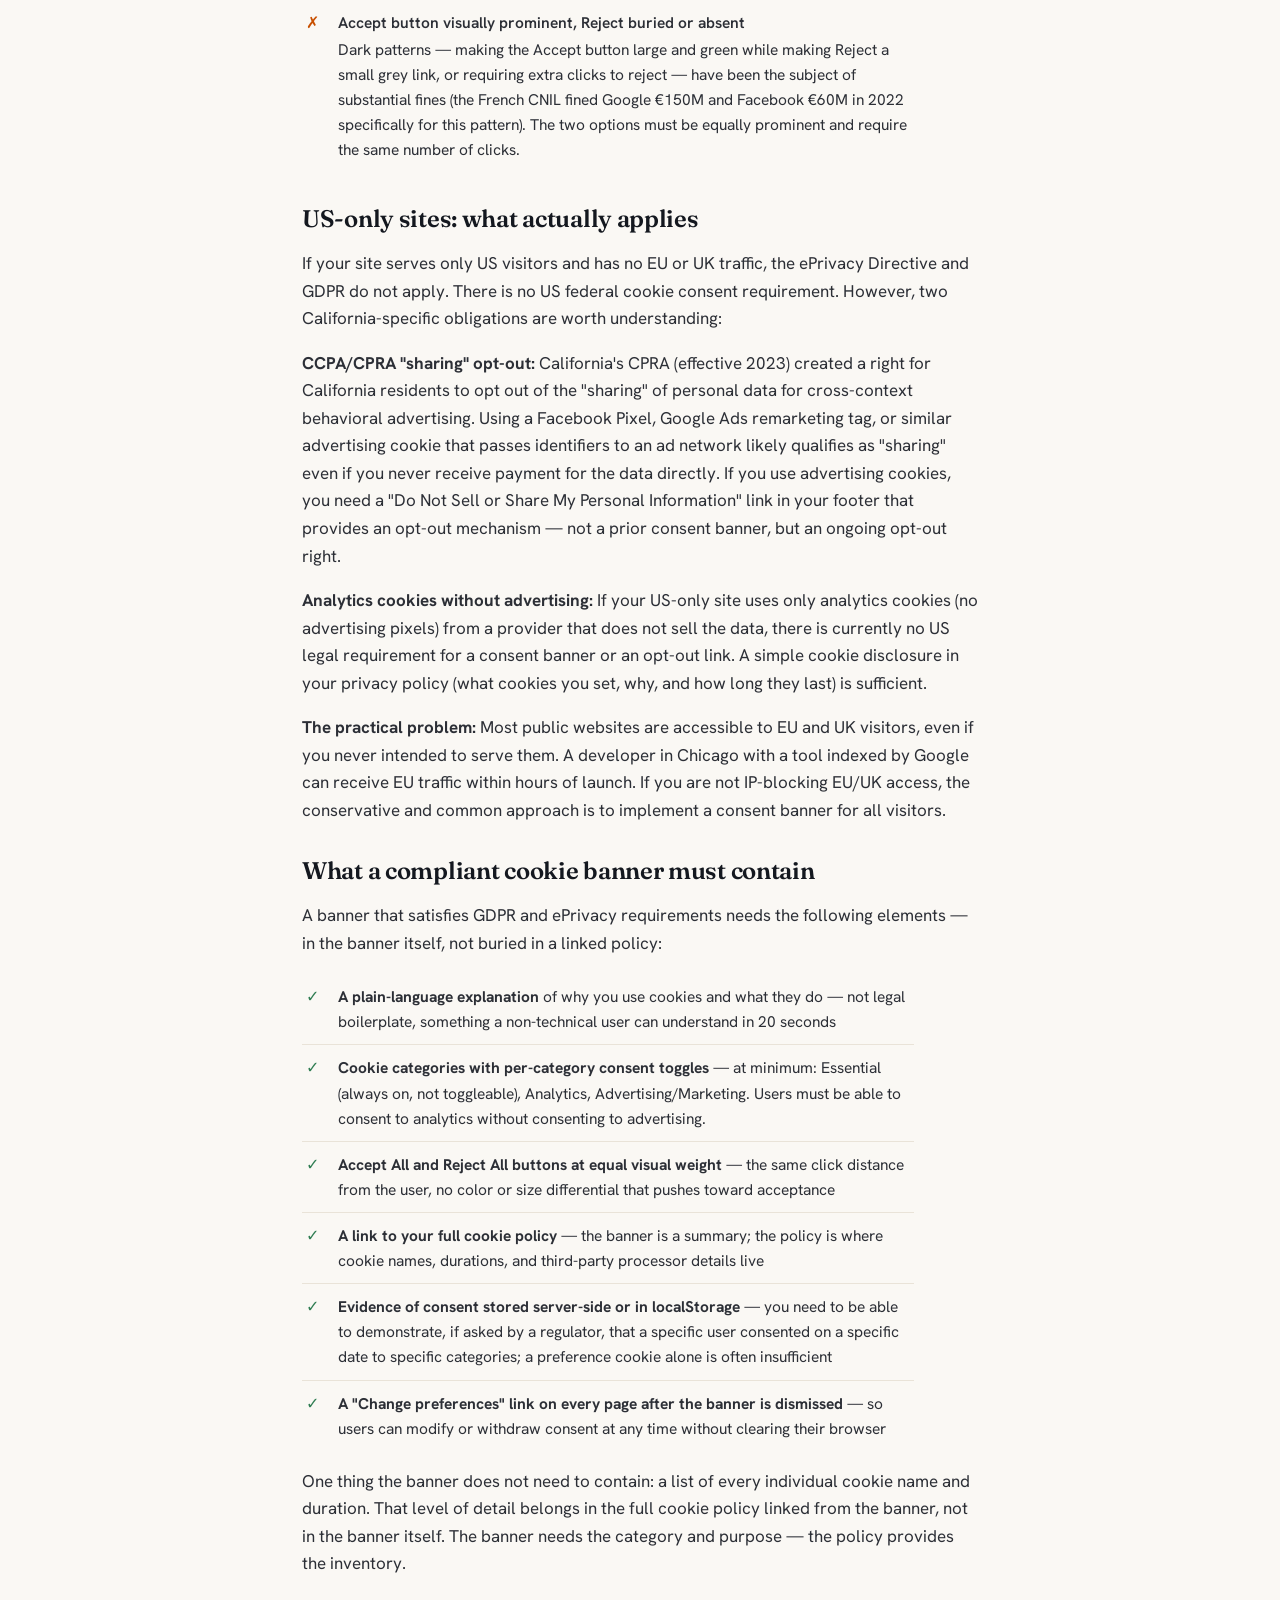
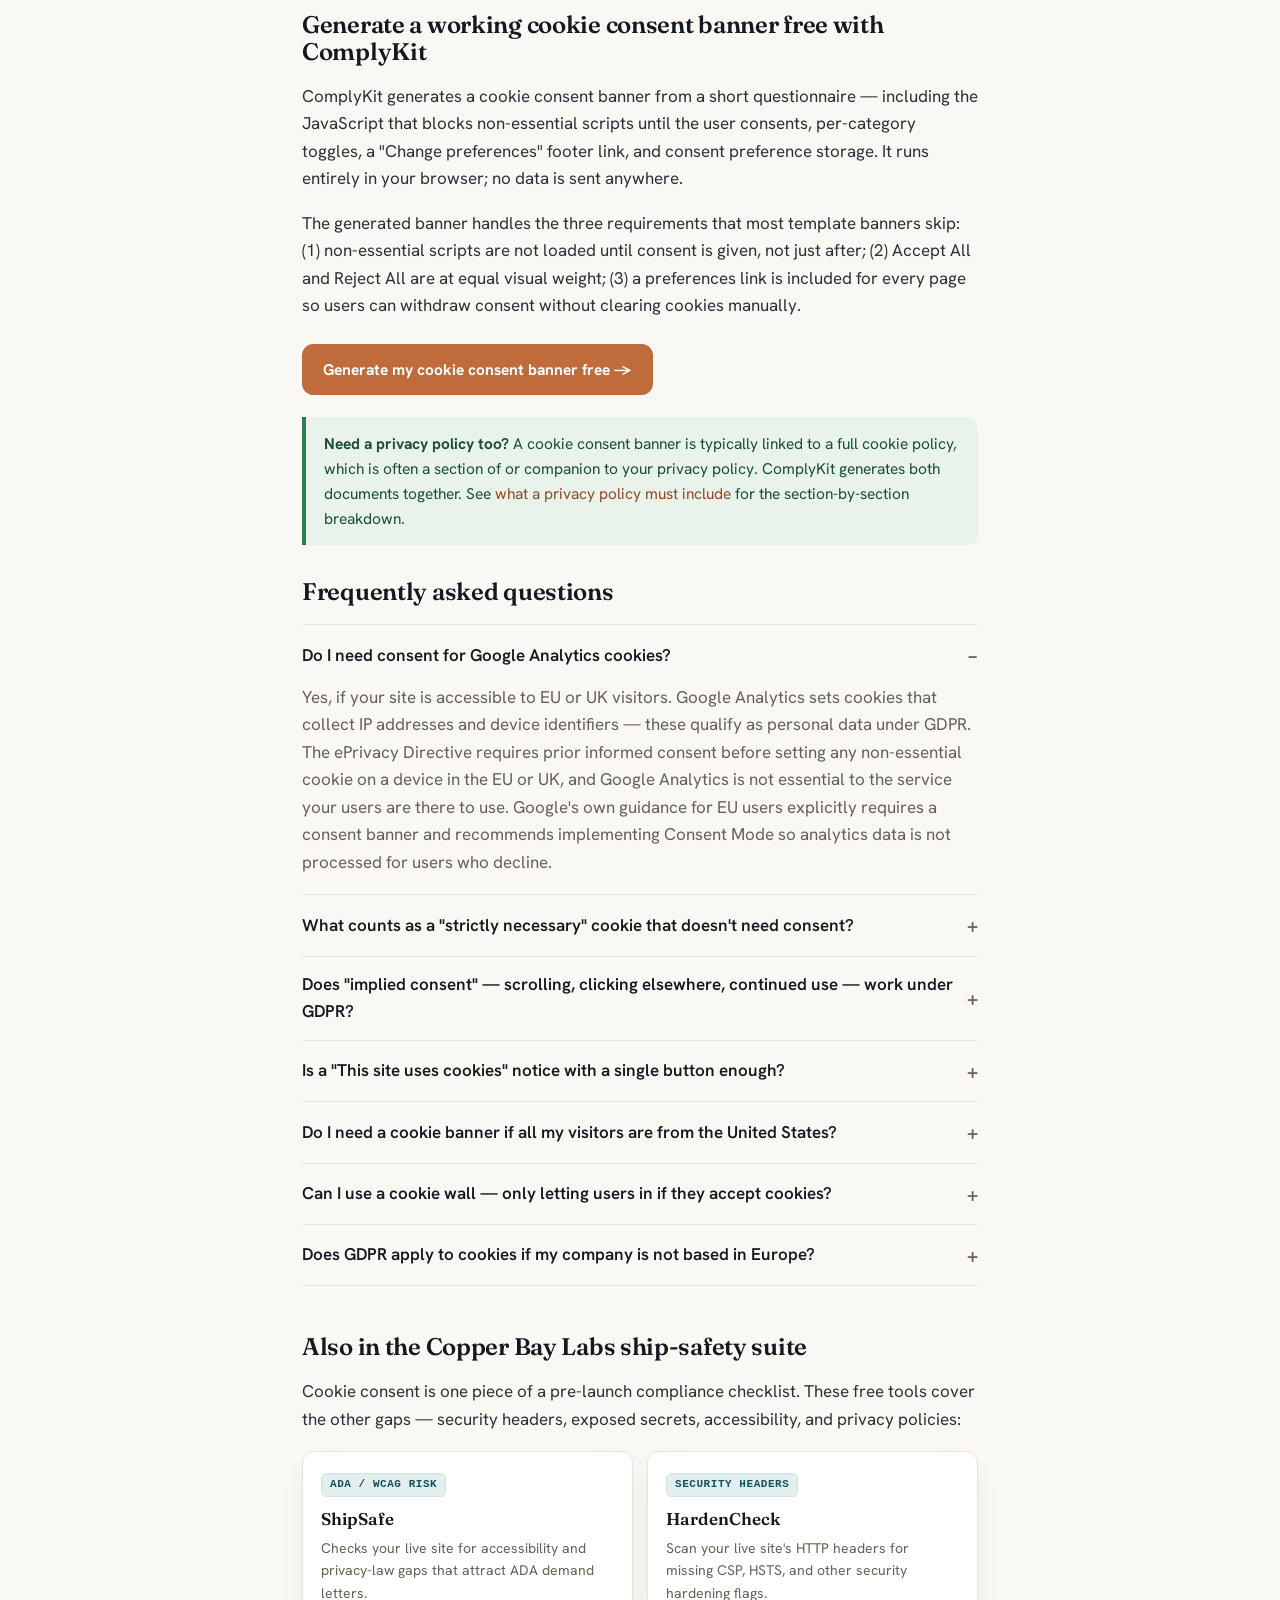
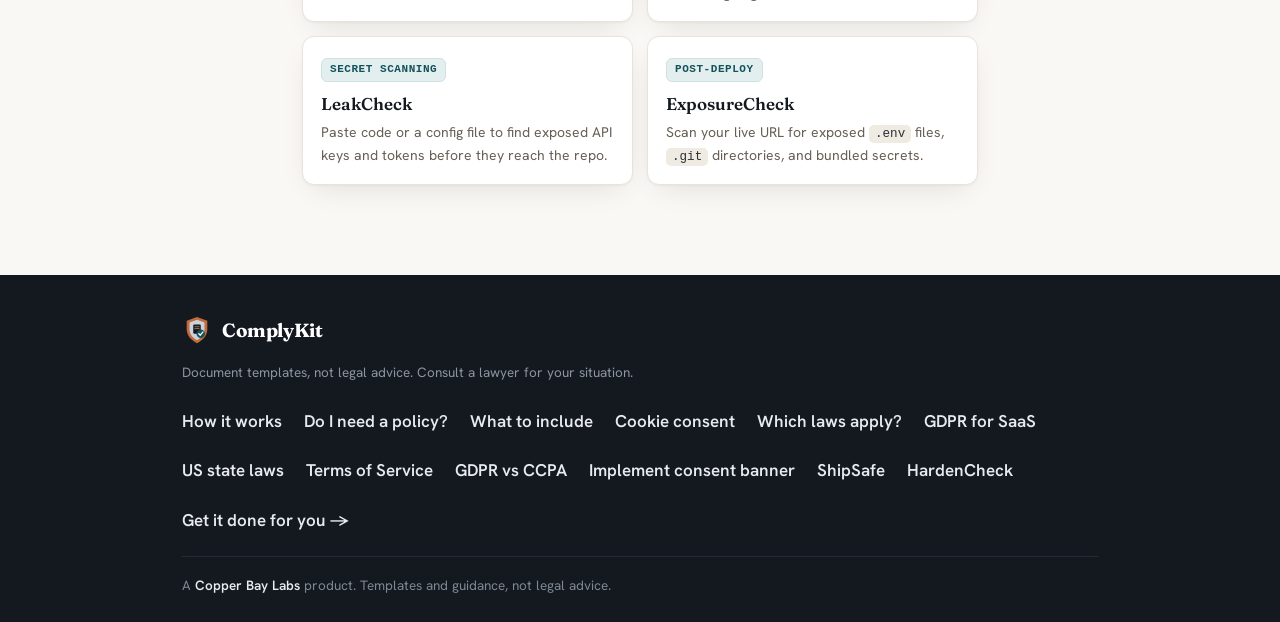
<file: guides/cookie-consent-banner-requirements.html>
<!doctype html>
<html lang="en">
<head>
<meta charset="utf-8">
<meta name="viewport" content="width=device-width, initial-scale=1">
<title>Do I Need a Cookie Consent Banner? GDPR, ePrivacy, and the US Rules Explained</title>
<meta name="description" content="Most sites serving EU or UK visitors need a cookie consent banner for non-essential cookies. Here's which cookies require consent, what valid consent means, and whether US-only sites are exempt.">
<link rel="canonical" href="https://labs.copperbaytech.com/complykit/guides/cookie-consent-banner-requirements.html">
<meta property="og:type" content="article">
<meta property="og:site_name" content="ComplyKit">
<meta property="og:title" content="Do I Need a Cookie Consent Banner? GDPR, ePrivacy, and the US Rules Explained">
<meta property="og:description" content="Most sites serving EU or UK visitors need a cookie consent banner for non-essential cookies. Here's which cookies require consent, what valid consent means, and whether US-only sites are exempt.">
<meta property="og:url" content="https://labs.copperbaytech.com/complykit/guides/cookie-consent-banner-requirements.html">
<meta property="og:image" content="https://labs.copperbaytech.com/complykit/og-image.png">
<meta property="og:image:width" content="1200">
<meta property="og:image:height" content="630">
<meta name="twitter:card" content="summary_large_image">
<meta name="theme-color" content="#faf8f4">
<link rel="icon" href="../favicon.svg" type="image/svg+xml">
<link rel="apple-touch-icon" href="../apple-touch-icon.png">
<link rel="preconnect" href="https://fonts.googleapis.com">
<link rel="preconnect" href="https://fonts.gstatic.com" crossorigin>
<link href="https://fonts.googleapis.com/css2?family=Fraunces:opsz,wght@9..144,500;9..144,600;9..144,700&family=Hanken+Grotesk:wght@400;500;600;700&display=swap" rel="stylesheet">
<script type="application/ld+json">
{"@context":"https://schema.org","@type":"TechArticle","headline":"Do I Need a Cookie Consent Banner? GDPR, ePrivacy, and the US Rules Explained","description":"Most sites serving EU or UK visitors need a cookie consent banner for any non-essential cookie — analytics, advertising, or preference cookies that aren't strictly necessary. This guide explains which cookies require consent, what valid consent means under GDPR and the ePrivacy Directive, why implied consent fails, and when US-only sites are exempt.","author":{"@type":"Organization","name":"Copper Bay Labs","url":"https://copperbaytech.com"},"publisher":{"@type":"Organization","name":"Copper Bay Labs","url":"https://copperbaytech.com"},"datePublished":"2026-07-23","dateModified":"2026-07-23","mainEntityOfPage":"https://labs.copperbaytech.com/complykit/guides/cookie-consent-banner-requirements.html","mainEntity":{"@type":"FAQPage","mainEntity":[{"@type":"Question","name":"Do I need consent for Google Analytics cookies?","acceptedAnswer":{"@type":"Answer","text":"Yes, if your site is accessible to EU or UK visitors. Google Analytics sets cookies that collect IP addresses and device identifiers — these are personal data under GDPR. The ePrivacy Directive requires prior informed consent before setting any non-essential cookie on a device in the EU or UK. Google Analytics is not essential to the functioning of your site, so consent is required. Google's own guidance for EU users explicitly requires a consent banner and recommends a consent mode implementation."}},{"@type":"Question","name":"What counts as an 'essential' cookie that doesn't need consent?","acceptedAnswer":{"@type":"Answer","text":"A cookie is essential (also called 'strictly necessary') if the site literally cannot function without it for the service the user explicitly requested. Examples: a session cookie that maintains a logged-in state, a shopping cart cookie that holds items across page loads, a security token that prevents cross-site request forgery attacks, and a load-balancing cookie that routes requests to the correct server. What is not essential: Google Analytics, Facebook Pixel, Hotjar, advertising pixels, A/B testing tools, most social media widgets, and 'preferences' cookies that store settings the user could re-enter on each visit."}},{"@type":"Question","name":"Does implied consent — scrolling, continued use of the site — count under GDPR?","acceptedAnswer":{"@type":"Answer","text":"No. GDPR Article 4(11) defines consent as 'freely given, specific, informed and unambiguous indication of the data subject's wishes by which he or she, by a statement or by a clear affirmative action, signifies agreement.' Continued use of a website, scrolling, or clicking away from a banner are not clear affirmative actions. The UK ICO, the French CNIL, and German regulators have all explicitly ruled that inactivity and scrolling do not constitute valid consent. Pre-ticked checkboxes fail for the same reason: they do not represent an affirmative action by the user."}},{"@type":"Question","name":"Is a 'This site uses cookies' notice enough, or do I need an Accept/Reject button?","acceptedAnswer":{"@type":"Answer","text":"A notice-only banner is not sufficient for non-essential cookies under the ePrivacy Directive or GDPR. Regulators require that you give users a genuine choice before any non-essential cookie is set. This means: (1) no non-essential cookies are loaded until the user actively accepts; (2) there is a clearly visible Reject or Decline option alongside the Accept option; and (3) dismissing the banner without choosing is treated as rejection. A banner that only says 'we use cookies' and has a single 'Got it' button, while loading Google Analytics on page load, fails this standard."}},{"@type":"Question","name":"Do I need a cookie consent banner if all my visitors are from the United States?","acceptedAnswer":{"@type":"Answer","text":"There is no US federal law that requires a prior consent banner for cookies. However, California's CPRA creates an opt-out right for residents whose data is 'shared' with third parties for cross-context behavioral advertising — which includes running advertising pixels like Facebook Pixel or Google Ads remarketing. This is not prior consent but a 'Do Not Sell or Share' opt-out link. If your site has no advertising cookies, is hosted in the US, and you are confident no EU or UK residents visit it, a full consent banner is not required. In practice, most public websites serve EU visitors even without intending to, so the conservative approach is to implement consent for all visitors."}},{"@type":"Question","name":"Can I use a cookie wall — only letting users access the site if they accept cookies?","acceptedAnswer":{"@type":"Answer","text":"Cookie walls are not compliant with GDPR in the EU. GDPR requires that consent be 'freely given,' and the European Data Protection Board's Guidelines 05/2020 on Consent explicitly state that consent is not free when access to a service is conditional on accepting cookies. A user who has no real alternative to accepting cookies — because refusing means being denied access — has not freely consented. The same principle applies in the UK under PECR and GDPR UK. Some cookie walls have been found acceptable when the site offers a paid, cookie-free alternative — but a simple 'accept or leave' wall is not compliant."}},{"@type":"Question","name":"Does GDPR apply to cookies if my company isn't based in Europe?","acceptedAnswer":{"@type":"Answer","text":"Yes. The ePrivacy Directive applies based on where the device being accessed is located — if your site sets a cookie on a device in the EU, consent rules apply regardless of where your server or company is. GDPR applies based on where your data subjects (visitors) are. A developer in the US, Canada, or Australia whose public website is accessible to EU and UK visitors owes both GDPR obligations and ePrivacy obligations for that traffic. The only reliable exemption is a site that technically blocks EU/UK access by IP — which is rarely worth the friction."}}]}}
</script>
<link rel="stylesheet" href="../styles.css?v=1">
<style>
  .doc .lede{font-size:clamp(17px,2.3vw,20px);color:var(--muted)}
  .doc h2{scroll-margin-top:80px}
  .doc h3{font-family:"Fraunces",Georgia,serif;font-weight:600;font-size:19px;margin:22px 0 6px;letter-spacing:-.01em}
  .toc{display:flex;flex-wrap:wrap;gap:10px;margin:22px 0 6px;padding:0;list-style:none}
  .toc a{display:inline-block;background:var(--surface);border:1px solid var(--line);border-radius:999px;padding:7px 14px;font-size:14px;font-weight:600;color:var(--muted)}
  .toc a:hover{border-color:var(--bay);color:var(--ink);text-decoration:none}
  .callout{background:var(--warn-bg);border-left:4px solid var(--warn);border-radius:0 10px 10px 0;padding:14px 18px;margin:22px 0;font-size:15.5px;color:#5a3e10}
  .callout.tip{background:var(--pass-bg);border-left-color:var(--pass);color:#1b4d30}
  .law-table{width:100%;border-collapse:collapse;margin:18px 0;font-size:15px}
  .law-table th{text-align:left;padding:10px 14px;border-bottom:2px solid var(--line);font-weight:600;font-family:"Fraunces",serif;font-size:15px}
  .law-table td{padding:10px 14px;border-bottom:1px solid var(--line);vertical-align:top;line-height:1.5}
  .law-table tr:last-child td{border-bottom:none}
  .law-table .law-name{font-weight:600;white-space:nowrap}
  .cookie-card{border:1px solid var(--line);border-radius:12px;padding:18px 20px;margin:14px 0;box-shadow:var(--shadow)}
  .cookie-card .cc-label{display:inline-block;font-family:ui-monospace,Menlo,Consolas,monospace;font-size:11px;font-weight:700;letter-spacing:.06em;text-transform:uppercase;border-radius:6px;padding:2px 8px;margin-bottom:10px}
  .cc-essential .cc-label{color:#1b4d30;background:var(--pass-bg,#e7f5ed);border:1px solid #b8dfcb}
  .cc-non .cc-label{color:#5a3e10;background:var(--warn-bg,#fef3e2);border:1px solid #e6c97a}
  .cookie-card h3{margin:0 0 8px;font-family:"Fraunces",Georgia,serif;font-weight:600;font-size:17px}
  .cookie-card p{margin:0 0 8px;font-size:15px;color:var(--muted);line-height:1.6}
  .cookie-card p:last-child{margin-bottom:0}
  .cookie-card ul{margin:8px 0 0;padding-left:20px;color:var(--muted);font-size:15px;line-height:1.7}
  .consent-list{padding-left:0;list-style:none;margin:16px 0}
  .consent-list li{padding:10px 0 10px 36px;position:relative;border-bottom:1px solid var(--line);font-size:15.5px}
  .consent-list li:last-child{border-bottom:none}
  .consent-list li::before{content:"\2713";position:absolute;left:4px;color:var(--pass,#22a063);font-weight:700;font-size:16px}
  .fail-list{padding-left:0;list-style:none;margin:16px 0}
  .fail-list li{padding:10px 0 10px 36px;position:relative;border-bottom:1px solid var(--line);font-size:15.5px}
  .fail-list li:last-child{border-bottom:none}
  .fail-list li::before{content:"\2717";position:absolute;left:4px;color:#c85000;font-weight:700;font-size:16px}
  .fail-list strong{display:block;font-weight:600;margin-bottom:2px}
  .suite{display:grid;grid-template-columns:repeat(auto-fit,minmax(220px,1fr));gap:14px;margin:18px 0 6px}
  .suite a{display:block;background:var(--surface);border:1px solid var(--line);border-radius:12px;padding:16px 18px;box-shadow:var(--shadow);transition:box-shadow .15s,transform .15s,border-color .15s}
  .suite a:hover{text-decoration:none;box-shadow:var(--shadow-lift);transform:translateY(-2px);border-color:var(--line-2)}
  .suite .s-name{font-family:"Fraunces",serif;font-weight:600;font-size:17px;color:var(--ink);display:block;margin:0 0 4px}
  .suite p{color:var(--muted);font-size:14px;margin:0}
  .suite .s-tag{display:inline-block;margin-bottom:8px;font-family:ui-monospace,Menlo,Consolas,monospace;font-size:11px;font-weight:700;letter-spacing:.05em;text-transform:uppercase;color:var(--bay);background:var(--bay-tint,#e3eeef);border:1px solid #cfe1e3;border-radius:6px;padding:2px 8px}
  .faq-section{margin:18px 0}
  .faq-section details{border-bottom:1px solid var(--line);padding:14px 0}
  .faq-section details:first-child{border-top:1px solid var(--line)}
  .faq-section summary{font-weight:600;cursor:pointer;list-style:none;display:flex;justify-content:space-between;align-items:center;gap:12px}
  .faq-section summary::-webkit-details-marker{display:none}
  .faq-section summary::after{content:"+";font-size:20px;color:var(--muted);flex-shrink:0}
  .faq-section details[open] summary::after{content:"\2212"}
  .faq-section details p{margin:12px 0 4px;color:var(--muted)}
  .doc code.inline{font-family:ui-monospace,Menlo,Consolas,monospace;font-size:.9em;background:var(--line-2,#f0ebe2);padding:2px 6px;border-radius:5px}
</style>
</head>
<body>
<a class="skip" href="#main">Skip to main content</a>

<header class="masthead" role="banner">
  <div class="wrap hdr-bar">
    <a class="brand" href="../" aria-label="ComplyKit — go to homepage">
      <svg class="mark" viewBox="0 0 64 64" aria-hidden="true" focusable="false">
        <path d="M32 4 54 12 V30 C54 44 45 54 32 60 C19 54 10 44 10 30 V12 Z" fill="#bf6b3c"/>
        <path d="M32 10 48 16 V30 C48 41 41.5 49 32 54 C22.5 49 16 41 16 30 V16 Z" fill="#14181f"/>
        <rect x="24" y="20" width="16" height="20" rx="2.5" fill="#faf8f4"/>
        <line x1="27.5" y1="25" x2="36.5" y2="25" stroke="#bf6b3c" stroke-width="2" stroke-linecap="round"/>
        <line x1="27.5" y1="29" x2="36.5" y2="29" stroke="#cbd2da" stroke-width="2" stroke-linecap="round"/>
        <circle cx="40" cy="40" r="9" fill="#13525a"/>
        <path d="M36 40 39 43 44.5 36.5" fill="none" stroke="#faf8f4" stroke-width="3" stroke-linecap="round" stroke-linejoin="round"/>
      </svg>
      <span class="wordmark">ComplyKit</span>
    </a>
    <nav class="nav" aria-label="Primary navigation">
      <a href="../about.html">How it works</a>
      <a href="do-i-need-a-privacy-policy.html">Do I need a policy?</a>
      <a href="what-should-a-privacy-policy-include.html">What to include</a>
      <a href="cookie-consent-banner-requirements.html" aria-current="page">Cookie consent</a>
      <a href="which-privacy-laws-apply-to-my-website.html">Which laws apply?</a>
      <a href="gdpr-privacy-policy-saas.html">GDPR for SaaS</a>
      <a href="us-cookie-consent-state-laws.html">US state laws</a>
      <a href="how-to-write-terms-of-service.html">Terms of Service</a>
        <a href="gdpr-vs-ccpa.html">GDPR vs CCPA</a>
      <a href="gdpr-cookie-consent-implementation.html">Implement consent banner</a>
      <a href="../">Generate my policy</a>
    </nav>
  </div>
</header>

<main id="main">
<article class="doc">
  <div class="wrap narrow">
    <p class="eyebrow" style="text-align:left">Compliance guide</p>
    <h1>Do I Need a Cookie Consent Banner?</h1>
    <p class="lede">Short answer: if your site is accessible to EU or UK visitors and uses any non-essential cookie — Google Analytics, advertising pixels, Hotjar, social widgets — you need prior consent before those cookies fire. Here's the exact rule, what counts as essential, and what valid consent actually requires.</p>

    <div class="callout">
      <strong>Not legal advice.</strong> This guide covers the requirements of the ePrivacy Directive, GDPR, UK PECR, and CCPA/CPRA accurately, but it is educational — not a legal opinion. For a determination specific to your situation, consult a qualified attorney.
    </div>

    <ul class="toc" aria-label="On this page">
      <li><a href="#which-laws">Which laws apply</a></li>
      <li><a href="#essential-vs-non">Essential vs. non-essential</a></li>
      <li><a href="#valid-consent">What valid consent requires</a></li>
      <li><a href="#invalid-patterns">Patterns that fail</a></li>
      <li><a href="#us-sites">US-only sites</a></li>
      <li><a href="#banner-contents">What the banner must contain</a></li>
      <li><a href="#generate">Generate a compliant banner free</a></li>
      <li><a href="#faq">FAQ</a></li>
    </ul>

    <h2 id="which-laws">Which laws govern cookie consent</h2>
    <p>Cookie consent is primarily governed by <em>two overlapping frameworks</em> in the EU and UK — the ePrivacy Directive (the "Cookie Law") and GDPR. In the US, there is no federal cookie consent law, but California's CPRA creates related opt-out obligations when advertising cookies are in play.</p>

    <table class="law-table">
      <thead>
        <tr>
          <th>Law</th>
          <th>Region</th>
          <th>What it requires</th>
        </tr>
      </thead>
      <tbody>
        <tr>
          <td class="law-name">ePrivacy Directive (2002/58/EC)</td>
          <td>EU</td>
          <td>Requires prior informed consent before storing or accessing non-essential information on a user's device. This is the direct source of the cookie consent requirement — GDPR sets the consent standard.</td>
        </tr>
        <tr>
          <td class="law-name">GDPR (EU) / UK GDPR</td>
          <td>EU, UK</td>
          <td>Defines what valid consent means: freely given, specific, informed, unambiguous, and withdrawable. Sets the standard that the ePrivacy Directive's consent requirement must meet. Also governs how personal data collected via cookies is processed.</td>
        </tr>
        <tr>
          <td class="law-name">UK PECR</td>
          <td>UK</td>
          <td>The UK's Privacy and Electronic Communications Regulations — the UK equivalent of the ePrivacy Directive post-Brexit. Functionally the same cookie consent requirement, enforced by the ICO.</td>
        </tr>
        <tr>
          <td class="law-name">CCPA / CPRA (California)</td>
          <td>US (California)</td>
          <td>No prior cookie consent required. Instead: if you "share" personal data (including via advertising pixels) for cross-context behavioral advertising, California residents have a right to opt out. Requires a "Do Not Sell or Share My Personal Information" link — not a consent banner.</td>
        </tr>
        <tr>
          <td class="law-name">US federal law</td>
          <td>US (federal)</td>
          <td>No federal cookie consent requirement exists as of 2026. General FTC authority over deceptive practices applies if your cookie notice is materially false, but there is no prescriptive cookie banner mandate.</td>
        </tr>
      </tbody>
    </table>

    <p>The practical upshot: if your site is publicly accessible — which means EU and UK visitors can reach it — both the ePrivacy rules and GDPR apply to how you set cookies on those visitors' devices. Non-EU companies are not exempt; the rules apply based on where the <em>user's device</em> is located, not where your server or company is.</p>

    <h2 id="essential-vs-non">Essential cookies vs. non-essential cookies</h2>
    <p>The single most important distinction is between cookies that are <em>strictly necessary</em> for a service the user has explicitly requested (no consent needed) and cookies that serve any other purpose (consent required). Here is how to tell them apart:</p>

    <div class="cookie-card cc-essential">
      <span class="cc-label">Strictly necessary — no consent required</span>
      <h3>Essential cookies</h3>
      <p>A cookie is essential only if the site <strong>cannot fulfill the user's explicitly requested service without it</strong>. These cookies are exempt from the consent requirement:</p>
      <ul>
        <li><strong>Session / authentication cookies</strong> — maintain a logged-in state across page loads</li>
        <li><strong>Shopping cart cookies</strong> — hold cart contents during a purchase session</li>
        <li><strong>CSRF / security tokens</strong> — prevent cross-site request forgery attacks</li>
        <li><strong>Load-balancing cookies</strong> — route the user to the same server within a session</li>
        <li><strong>Cookie consent preference cookies</strong> — remember whether the user accepted or rejected consent (the record of the user's own choice)</li>
      </ul>
    </div>

    <div class="cookie-card cc-non">
      <span class="cc-label">Non-essential — consent required for EU/UK visitors</span>
      <h3>Non-essential cookies</h3>
      <p>These cookies serve purposes the user did not explicitly request as part of the service. Consent is required before they can be set on a device in the EU or UK:</p>
      <ul>
        <li><strong>Analytics cookies</strong> — Google Analytics (GA4), Matomo, Plausible* (see note), Fathom, Mixpanel</li>
        <li><strong>Advertising and tracking pixels</strong> — Facebook Pixel, Google Ads remarketing, LinkedIn Insight Tag, TikTok Pixel</li>
        <li><strong>Heatmap and session-recording tools</strong> — Hotjar, Microsoft Clarity, FullStory</li>
        <li><strong>Social media widgets</strong> — embedded Twitter/X timelines, Facebook Like buttons, YouTube embeds (these set third-party cookies on load)</li>
        <li><strong>A/B testing tools</strong> — Optimizely, VWO, Google Optimize (deprecated)</li>
        <li><strong>Personalization cookies</strong> — product recommendation engines, "recently viewed" features that persist across sessions and are not strictly necessary</li>
      </ul>
      <p style="margin-top:12px;font-size:14px;color:var(--muted)">* Plausible and Fathom are cookieless by default — they don't set cookies at all and are designed to be GDPR-compliant without a consent banner. If you switch to a cookieless analytics provider, you may be able to remove the consent requirement for analytics entirely.</p>
    </div>

    <p>The "strictly necessary" test is stricter than most people assume. A cookie is not essential just because your site uses it heavily — it is essential only if removing it would prevent the user from receiving the service they came to use. Analytics, by definition, serves the site owner's purpose (measuring traffic), not the user's purpose (using the tool). It is never essential.</p>

    <h2 id="valid-consent">What valid consent requires under GDPR</h2>
    <p>Under GDPR Article 4(11), consent must be <strong>freely given, specific, informed, and an unambiguous indication of the data subject's wishes</strong>. The European Data Protection Board (EDPB) has clarified each of these requirements in enforceable guidelines. Here is what each means in practice:</p>

    <ul class="consent-list">
      <li>
        <strong>Freely given</strong> — The user must have a real choice. Consent is not free if refusing means being denied access to your site (a "cookie wall"), if there is a power imbalance (employer requiring consent from employees), or if refusing cookies has any negative consequence. A clearly labeled "Reject all" option that still lets the user use the site is required.
      </li>
      <li>
        <strong>Specific</strong> — Consent must be given per purpose, not bundled. If your site uses both analytics cookies (to measure traffic) and advertising cookies (to serve targeted ads), a single "Accept all" button — with no way to consent to analytics but not advertising — does not satisfy specificity for advertising. Users must be able to make separate choices per category.
      </li>
      <li>
        <strong>Informed</strong> — Before consenting, the user must be told: what categories of cookies are being set, who the data controllers and processors are (e.g., "Google Analytics — Google LLC"), what the cookies do and why, and how long they persist. A generic "we use cookies to improve your experience" does not meet this standard.
      </li>
      <li>
        <strong>Unambiguous — positive opt-in</strong> — Consent must come from a clear affirmative action: clicking an "Accept" button, toggling a switch to "on." Pre-ticked checkboxes, inactivity, and scrolling are explicitly ruled out. The action must be clearly distinguishable from other site interactions.
      </li>
      <li>
        <strong>Withdrawable</strong> — Users must be able to withdraw consent at any time, and it must be as easy to withdraw as to give. A "Change cookie preferences" link in the footer, accessible on every page after the initial banner is dismissed, is the standard implementation. Consent that cannot practically be withdrawn is not valid consent.
      </li>
    </ul>

    <p>Before consent is given, non-essential cookies must not fire. This means your analytics, advertising, and session recording scripts must be blocked until the user actively accepts — not loaded on page start and then retroactively disclaimed.</p>

    <h2 id="invalid-patterns">Common patterns that fail — and why</h2>
    <p>These are the implementations regulators have specifically ruled against. Each one is still widely deployed, which is why enforcement actions keep citing them:</p>

    <ul class="fail-list">
      <li>
        <strong>"This site uses cookies" notice with only a Close or Got It button</strong>
        Dismissing a banner is not an affirmative action and does not constitute consent. Loading non-essential cookies on page load before any interaction occurs — while displaying this banner — violates ePrivacy regardless of what the banner says. Regulators from the ICO, CNIL, and German DPAs have fined this pattern.
      </li>
      <li>
        <strong>Pre-ticked analytics or advertising checkboxes</strong>
        GDPR Article 7(2) states that if consent is given in a written declaration covering other matters, the request for consent must be clearly distinguishable; recital 32 explicitly rules out pre-ticked boxes. A checkbox that is checked by default, requiring the user to actively uncheck it, does not constitute freely given consent.
      </li>
      <li>
        <strong>Implied consent through scrolling or continued use</strong>
        The EDPB Guidelines 05/2020 on Consent explicitly state: "Scrolling or swiping through a webpage or similar user activity will not under any circumstances satisfy the requirement of a clear and affirmative action." A banner that says "By continuing to browse, you consent to cookies" and then sets analytics cookies does not satisfy GDPR.
      </li>
      <li>
        <strong>Cookie wall — access denied unless cookies are accepted</strong>
        GDPR requires consent to be freely given. Access to a site conditioned entirely on accepting advertising or analytics cookies is not freely given consent, according to EDPB Guidelines 05/2020. The European Court of Justice affirmed this principle in the Planet49 ruling. A paid, cookie-free alternative may create a compliant alternative, but a simple accept-or-leave wall does not.
      </li>
      <li>
        <strong>Accept button visually prominent, Reject buried or absent</strong>
        Dark patterns — making the Accept button large and green while making Reject a small grey link, or requiring extra clicks to reject — have been the subject of substantial fines (the French CNIL fined Google €150M and Facebook €60M in 2022 specifically for this pattern). The two options must be equally prominent and require the same number of clicks.
      </li>
    </ul>

    <h2 id="us-sites">US-only sites: what actually applies</h2>
    <p>If your site serves only US visitors and has no EU or UK traffic, the ePrivacy Directive and GDPR do not apply. There is no US federal cookie consent requirement. However, two California-specific obligations are worth understanding:</p>

    <p><strong>CCPA/CPRA "sharing" opt-out:</strong> California's CPRA (effective 2023) created a right for California residents to opt out of the "sharing" of personal data for cross-context behavioral advertising. Using a Facebook Pixel, Google Ads remarketing tag, or similar advertising cookie that passes identifiers to an ad network likely qualifies as "sharing" even if you never receive payment for the data directly. If you use advertising cookies, you need a "Do Not Sell or Share My Personal Information" link in your footer that provides an opt-out mechanism — not a prior consent banner, but an ongoing opt-out right.</p>

    <p><strong>Analytics cookies without advertising:</strong> If your US-only site uses only analytics cookies (no advertising pixels) from a provider that does not sell the data, there is currently no US legal requirement for a consent banner or an opt-out link. A simple cookie disclosure in your privacy policy (what cookies you set, why, and how long they last) is sufficient.</p>

    <p><strong>The practical problem:</strong> Most public websites are accessible to EU and UK visitors, even if you never intended to serve them. A developer in Chicago with a tool indexed by Google can receive EU traffic within hours of launch. If you are not IP-blocking EU/UK access, the conservative and common approach is to implement a consent banner for all visitors.</p>

    <h2 id="banner-contents">What a compliant cookie banner must contain</h2>
    <p>A banner that satisfies GDPR and ePrivacy requirements needs the following elements — in the banner itself, not buried in a linked policy:</p>

    <ul class="consent-list">
      <li><strong>A plain-language explanation</strong> of why you use cookies and what they do — not legal boilerplate, something a non-technical user can understand in 20 seconds</li>
      <li><strong>Cookie categories with per-category consent toggles</strong> — at minimum: Essential (always on, not toggleable), Analytics, Advertising/Marketing. Users must be able to consent to analytics without consenting to advertising.</li>
      <li><strong>Accept All and Reject All buttons at equal visual weight</strong> — the same click distance from the user, no color or size differential that pushes toward acceptance</li>
      <li><strong>A link to your full cookie policy</strong> — the banner is a summary; the policy is where cookie names, durations, and third-party processor details live</li>
      <li><strong>Evidence of consent stored server-side or in localStorage</strong> — you need to be able to demonstrate, if asked by a regulator, that a specific user consented on a specific date to specific categories; a preference cookie alone is often insufficient</li>
      <li><strong>A "Change preferences" link on every page after the banner is dismissed</strong> — so users can modify or withdraw consent at any time without clearing their browser</li>
    </ul>

    <p>One thing the banner does not need to contain: a list of every individual cookie name and duration. That level of detail belongs in the full cookie policy linked from the banner, not in the banner itself. The banner needs the category and purpose — the policy provides the inventory.</p>

    <h2 id="generate">Generate a working cookie consent banner free with ComplyKit</h2>
    <p>ComplyKit generates a cookie consent banner from a short questionnaire — including the JavaScript that blocks non-essential scripts until the user consents, per-category toggles, a "Change preferences" footer link, and consent preference storage. It runs entirely in your browser; no data is sent anywhere.</p>
    <p>The generated banner handles the three requirements that most template banners skip: (1) non-essential scripts are not loaded until consent is given, not just after; (2) Accept All and Reject All are at equal visual weight; (3) a preferences link is included for every page so users can withdraw consent without clearing cookies manually.</p>

    <p style="margin:24px 0 8px"><a class="btn primary" href="../">Generate my cookie consent banner free &rarr;</a></p>

    <div class="callout tip">
      <strong>Need a privacy policy too?</strong> A cookie consent banner is typically linked to a full cookie policy, which is often a section of or companion to your privacy policy. ComplyKit generates both documents together. See <a href="what-should-a-privacy-policy-include.html">what a privacy policy must include</a> for the section-by-section breakdown.
    </div>

    <h2 id="faq">Frequently asked questions</h2>
    <div class="faq-section">
      <details open>
        <summary>Do I need consent for Google Analytics cookies?</summary>
        <p>Yes, if your site is accessible to EU or UK visitors. Google Analytics sets cookies that collect IP addresses and device identifiers — these qualify as personal data under GDPR. The ePrivacy Directive requires prior informed consent before setting any non-essential cookie on a device in the EU or UK, and Google Analytics is not essential to the service your users are there to use. Google's own guidance for EU users explicitly requires a consent banner and recommends implementing Consent Mode so analytics data is not processed for users who decline.</p>
      </details>
      <details>
        <summary>What counts as a "strictly necessary" cookie that doesn't need consent?</summary>
        <p>A cookie is strictly necessary only if the site cannot deliver the service the user explicitly requested without it. Session cookies that maintain a login state, shopping cart cookies, CSRF security tokens, and load-balancing cookies qualify. Analytics, advertising, heatmap tools, social media embeds, and A/B testing cookies do not — they serve the site owner's purposes, not the user's requested service. When in doubt, apply this test: if you removed the cookie, could the user still complete what they came to do? If yes, it's not essential.</p>
      </details>
      <details>
        <summary>Does "implied consent" — scrolling, clicking elsewhere, continued use — work under GDPR?</summary>
        <p>No. GDPR requires consent to be an unambiguous indication of the data subject's wishes through a statement or clear affirmative action. The European Data Protection Board's Guidelines 05/2020 on Consent explicitly state that "scrolling or swiping through a webpage or similar user activity will not under any circumstances satisfy the requirement of a clear and affirmative action." The ICO and CNIL have taken the same position. Continued use of the site, closing a tab, or scrolling past a banner are not affirmative actions and do not constitute valid consent under any EU or UK framework.</p>
      </details>
      <details>
        <summary>Is a "This site uses cookies" notice with a single button enough?</summary>
        <p>No. A notice-only banner with a single "Got it" or "Close" button, while loading non-essential cookies on page load, does not satisfy ePrivacy or GDPR requirements. The user must have a genuine choice — Accept and Reject — before non-essential cookies fire. A banner that only informs, while the cookies are already running, is non-compliant regardless of the wording. The ICO, CNIL, and German supervisory authorities have fined this implementation pattern specifically.</p>
      </details>
      <details>
        <summary>Do I need a cookie banner if all my visitors are from the United States?</summary>
        <p>There is no US federal cookie consent requirement. If your site truly serves only US visitors and uses no advertising cookies, a banner is not legally required — a disclosure in your privacy policy about cookies you set is sufficient. However, if you use advertising pixels (Facebook Pixel, Google Ads remarketing), California's CPRA requires a "Do Not Sell or Share My Personal Information" opt-out link for California residents. And in practice, most public websites indexed by Google are accessible to EU visitors, so truly US-only traffic is harder to guarantee than it sounds.</p>
      </details>
      <details>
        <summary>Can I use a cookie wall — only letting users in if they accept cookies?</summary>
        <p>No, not if you're serving EU or UK visitors. GDPR requires consent to be freely given, and the EDPB has stated clearly that access conditioned entirely on accepting non-essential cookies is not freely given. The European Court of Justice confirmed this principle in Planet49 (C-673/17). A cookie wall that says "accept cookies to continue" with no alternative — no paid option, no cookie-free version — is non-compliant in the EU and UK. The CNIL has fined this pattern in France; other EU regulators have followed.</p>
      </details>
      <details>
        <summary>Does GDPR apply to cookies if my company is not based in Europe?</summary>
        <p>Yes. The ePrivacy Directive applies based on where the user's device is located. If your site sets a cookie on a device in the EU, consent rules apply — regardless of where your server or company is. GDPR applies based on where your data subjects are: if EU residents use your service, GDPR governs how their personal data is processed. A developer in Canada or Australia whose tool is indexed by Google and served globally owes ePrivacy and GDPR obligations for EU traffic. The only reliable way around this is IP-blocking EU access, which is rarely practical or desirable.</p>
      </details>
    </div>

    <h2 style="margin-top:48px">Also in the Copper Bay Labs ship-safety suite</h2>
    <p>Cookie consent is one piece of a pre-launch compliance checklist. These free tools cover the other gaps — security headers, exposed secrets, accessibility, and privacy policies:</p>
    <div class="suite">
      <a href="https://labs.copperbaytech.com/shipsafe/" target="_blank" rel="noopener noreferrer">
        <span class="s-tag">ADA / WCAG risk</span>
        <span class="s-name">ShipSafe</span>
        <p>Checks your live site for accessibility and privacy-law gaps that attract ADA demand letters.</p>
      </a>
      <a href="https://labs.copperbaytech.com/hardencheck/" target="_blank" rel="noopener noreferrer">
        <span class="s-tag">Security headers</span>
        <span class="s-name">HardenCheck</span>
        <p>Scan your live site's HTTP headers for missing CSP, HSTS, and other security hardening flags.</p>
      </a>
      <a href="https://labs.copperbaytech.com/leakcheck/" target="_blank" rel="noopener noreferrer">
        <span class="s-tag">Secret scanning</span>
        <span class="s-name">LeakCheck</span>
        <p>Paste code or a config file to find exposed API keys and tokens before they reach the repo.</p>
      </a>
      <a href="https://labs.copperbaytech.com/exposurecheck/" target="_blank" rel="noopener noreferrer">
        <span class="s-tag">Post-deploy</span>
        <span class="s-name">ExposureCheck</span>
        <p>Scan your live URL for exposed <code class="inline">.env</code> files, <code class="inline">.git</code> directories, and bundled secrets.</p>
      </a>
    </div>
  </div>
</article>
</main>

<footer class="footer" role="contentinfo">
  <div class="wrap foot">
    <div>
      <a class="brand small" href="../" aria-label="ComplyKit — go to homepage">
        <svg class="mark" viewBox="0 0 64 64" aria-hidden="true">
          <path d="M32 4 54 12 V30 C54 44 45 54 32 60 C19 54 10 44 10 30 V12 Z" fill="#bf6b3c"/>
          <path d="M32 10 48 16 V30 C48 41 41.5 49 32 54 C22.5 49 16 41 16 30 V16 Z" fill="#cbd2da"/>
          <rect x="24" y="20" width="16" height="20" rx="2.5" fill="#14181f"/>
          <line x1="27.5" y1="25" x2="36.5" y2="25" stroke="#bf6b3c" stroke-width="2" stroke-linecap="round"/>
          <line x1="27.5" y1="29" x2="36.5" y2="29" stroke="#8a8276" stroke-width="2" stroke-linecap="round"/>
          <circle cx="40" cy="40" r="9" fill="#13525a"/>
          <path d="M36 40 39 43 44.5 36.5" fill="none" stroke="#faf8f4" stroke-width="3" stroke-linecap="round" stroke-linejoin="round"/>
        </svg>
        <span class="wordmark">ComplyKit</span>
      </a>
      <p class="fine">Document templates, not legal advice. Consult a lawyer for your situation.</p>
    </div>
    <nav class="foot-nav" aria-label="Footer navigation">
      <a href="../about.html">How it works</a>
      <a href="do-i-need-a-privacy-policy.html">Do I need a policy?</a>
      <a href="what-should-a-privacy-policy-include.html">What to include</a>
      <a href="cookie-consent-banner-requirements.html">Cookie consent</a>
      <a href="which-privacy-laws-apply-to-my-website.html">Which laws apply?</a>
      <a href="gdpr-privacy-policy-saas.html">GDPR for SaaS</a>
      <a href="us-cookie-consent-state-laws.html">US state laws</a>
      <a href="how-to-write-terms-of-service.html">Terms of Service</a>
        <a href="gdpr-vs-ccpa.html">GDPR vs CCPA</a>
      <a href="gdpr-cookie-consent-implementation.html">Implement consent banner</a>
      <a href="https://labs.copperbaytech.com/shipsafe/" target="_blank" rel="noopener noreferrer">ShipSafe</a>
      <a href="https://labs.copperbaytech.com/hardencheck/" target="_blank" rel="noopener noreferrer">HardenCheck</a>
      <a href="https://copperbaytech.com" target="_blank" rel="noopener noreferrer">Get it done for you <span aria-hidden="true">&rarr;</span><span class="sr-only">(opens in new tab)</span></a>
    </nav>
  </div>
  <div class="wrap">
    <p class="madeby">A <a href="https://copperbaytech.com" target="_blank" rel="noopener noreferrer">Copper Bay Labs<span class="sr-only"> (opens in new tab)</span></a> product. <span class="disclaimer">Templates and guidance, not legal advice.</span></p>
  </div>
</footer>

</body>
</html>
</file>
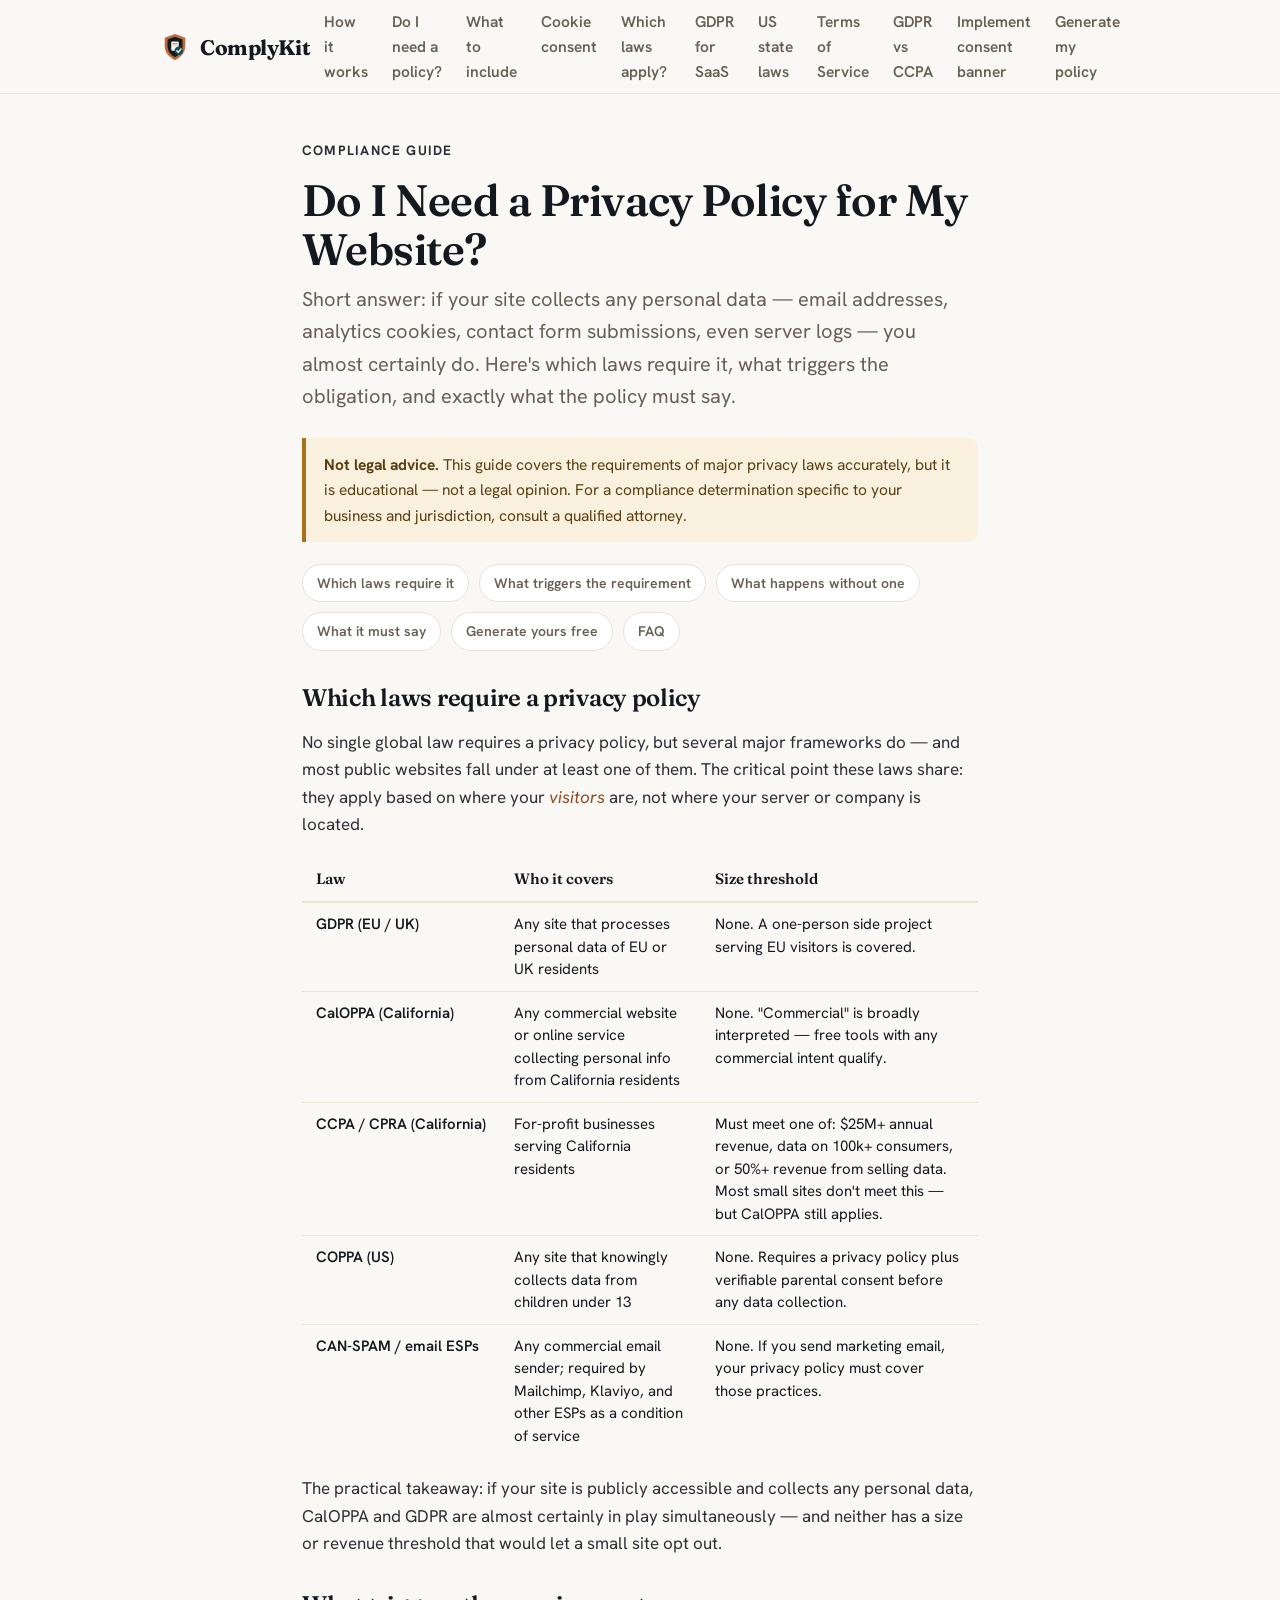
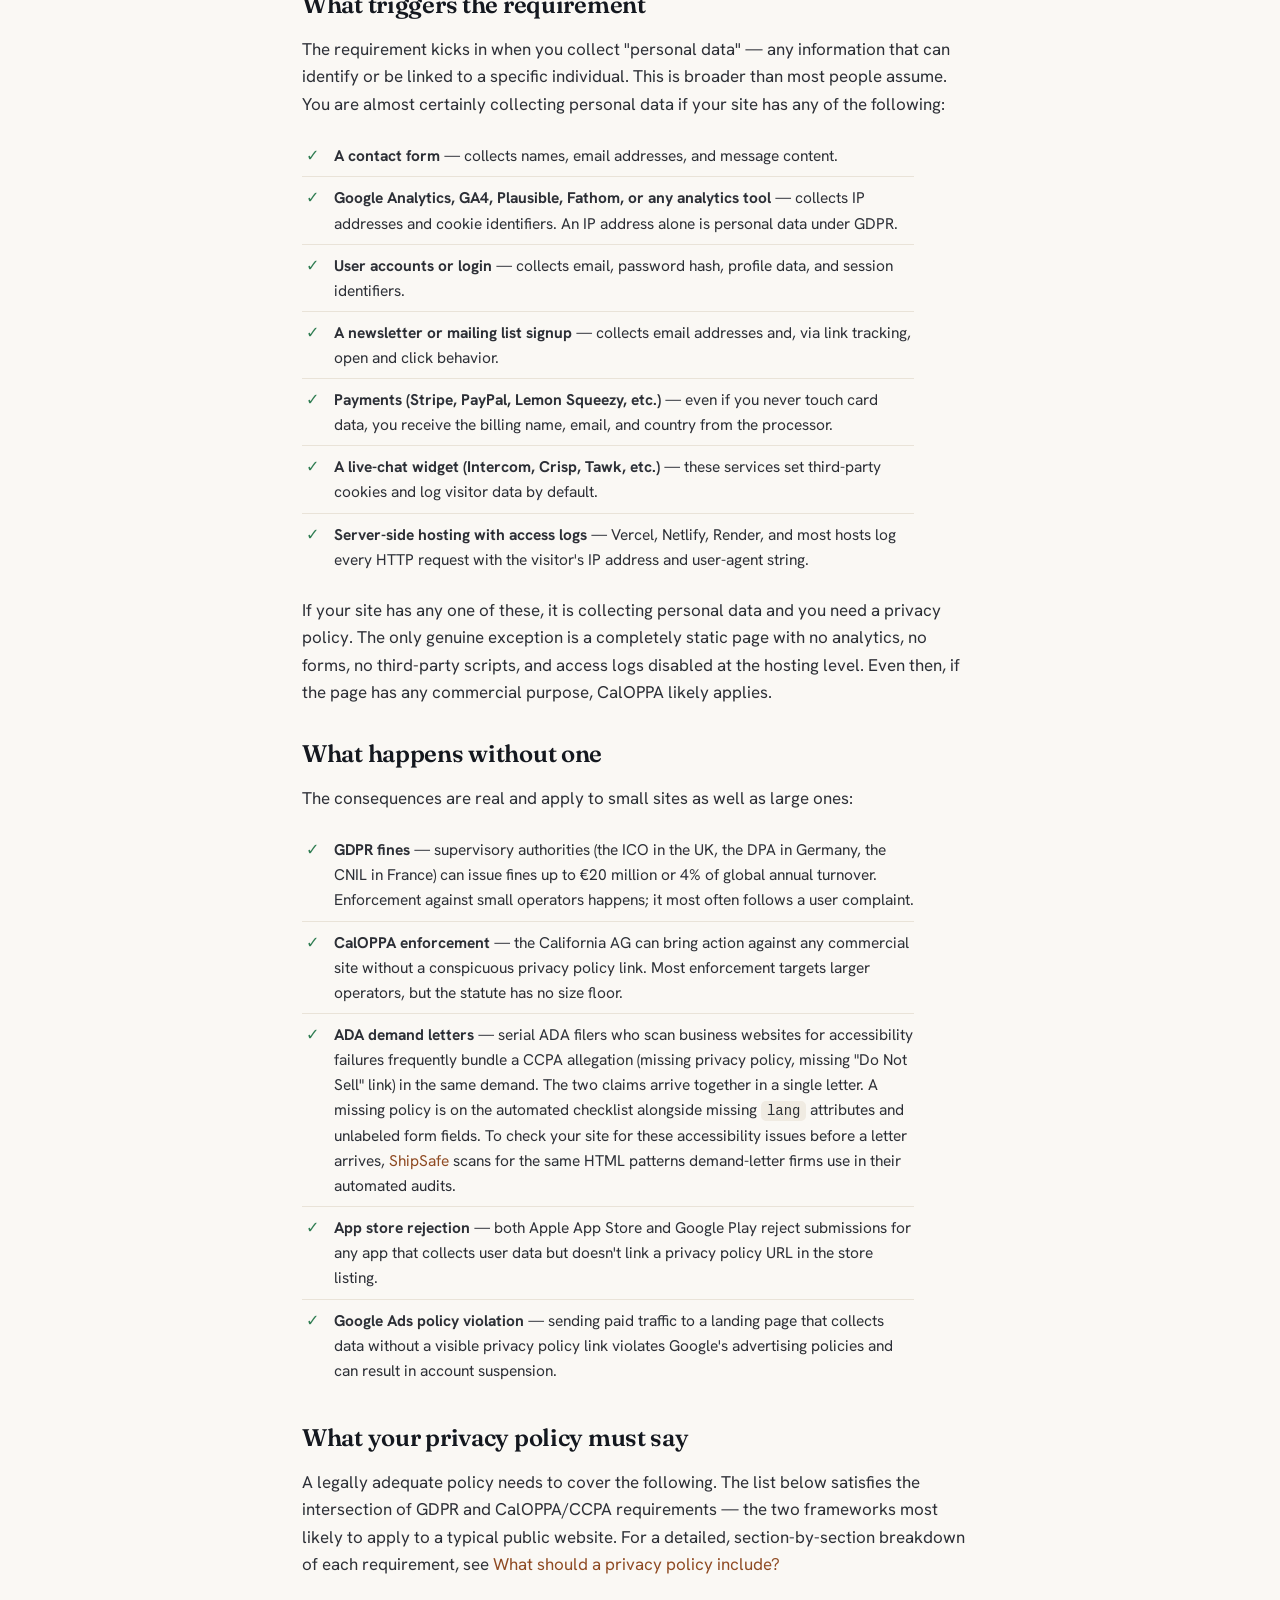
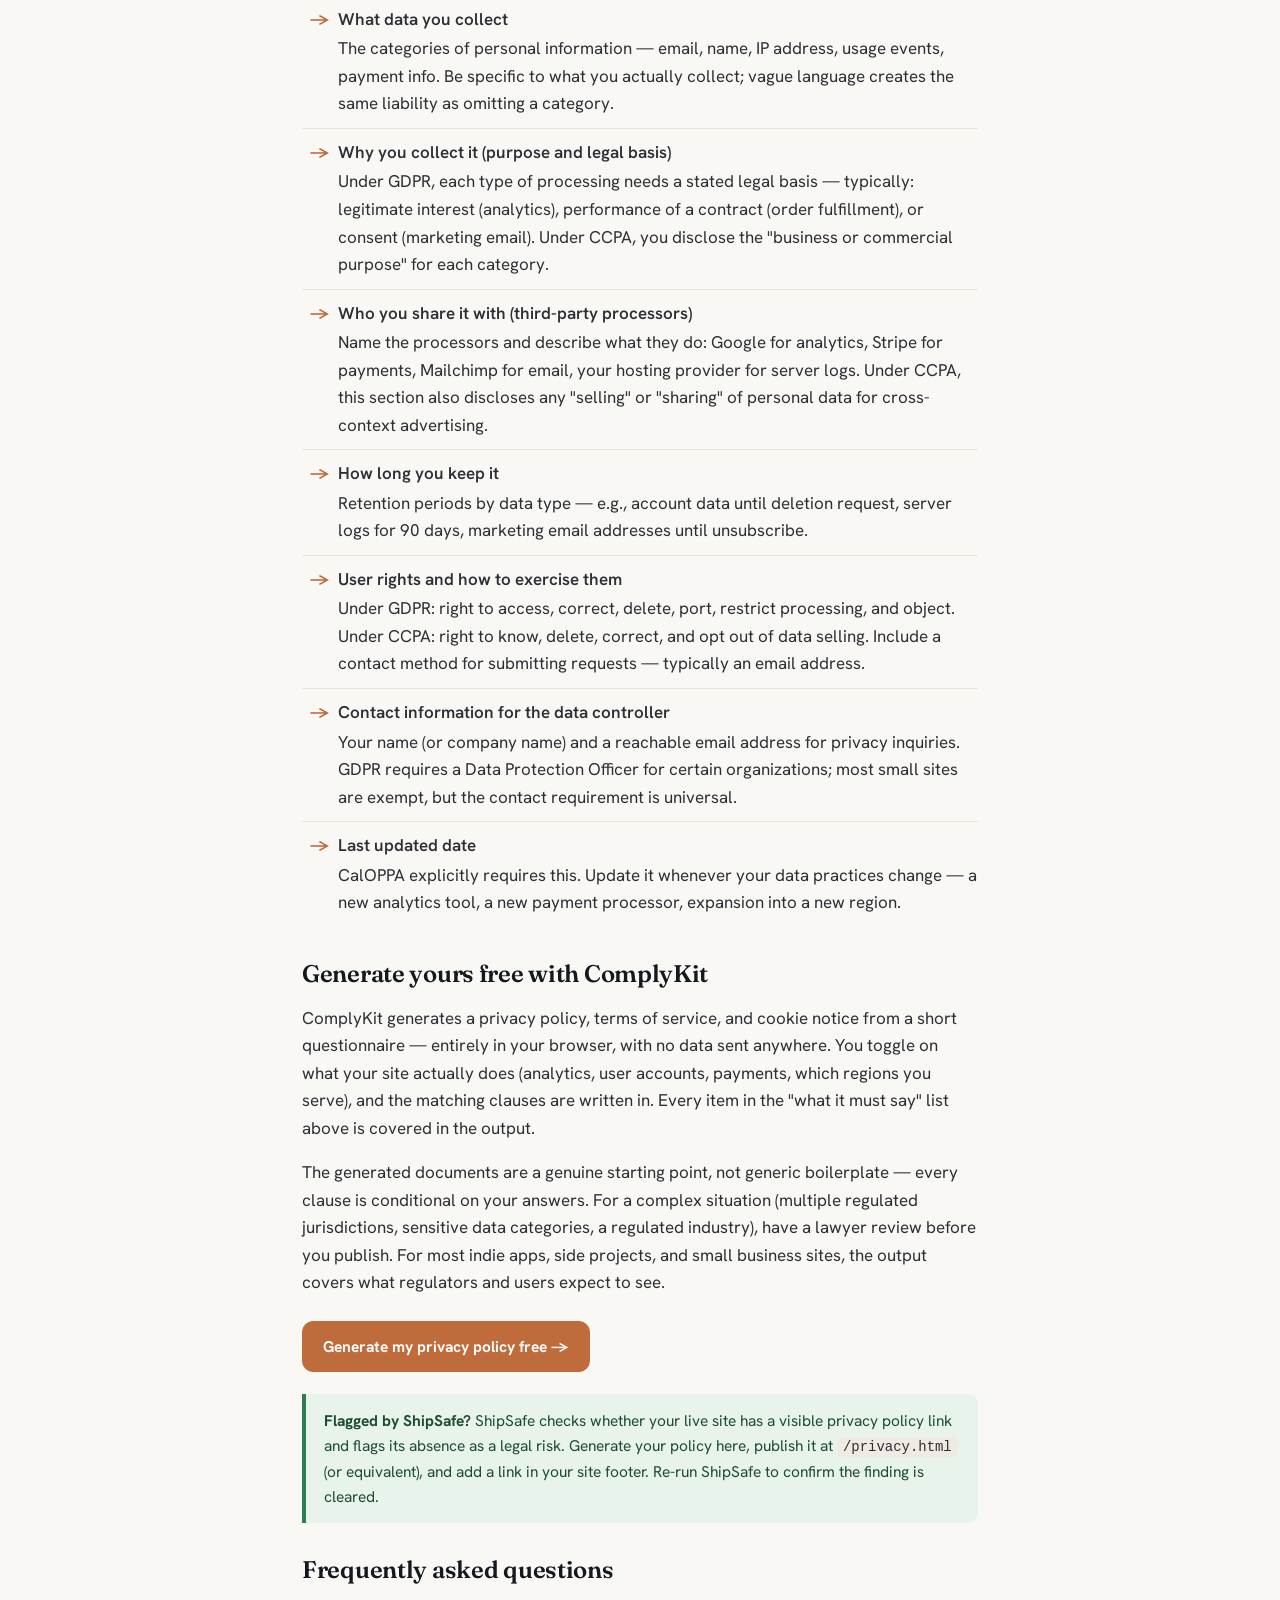
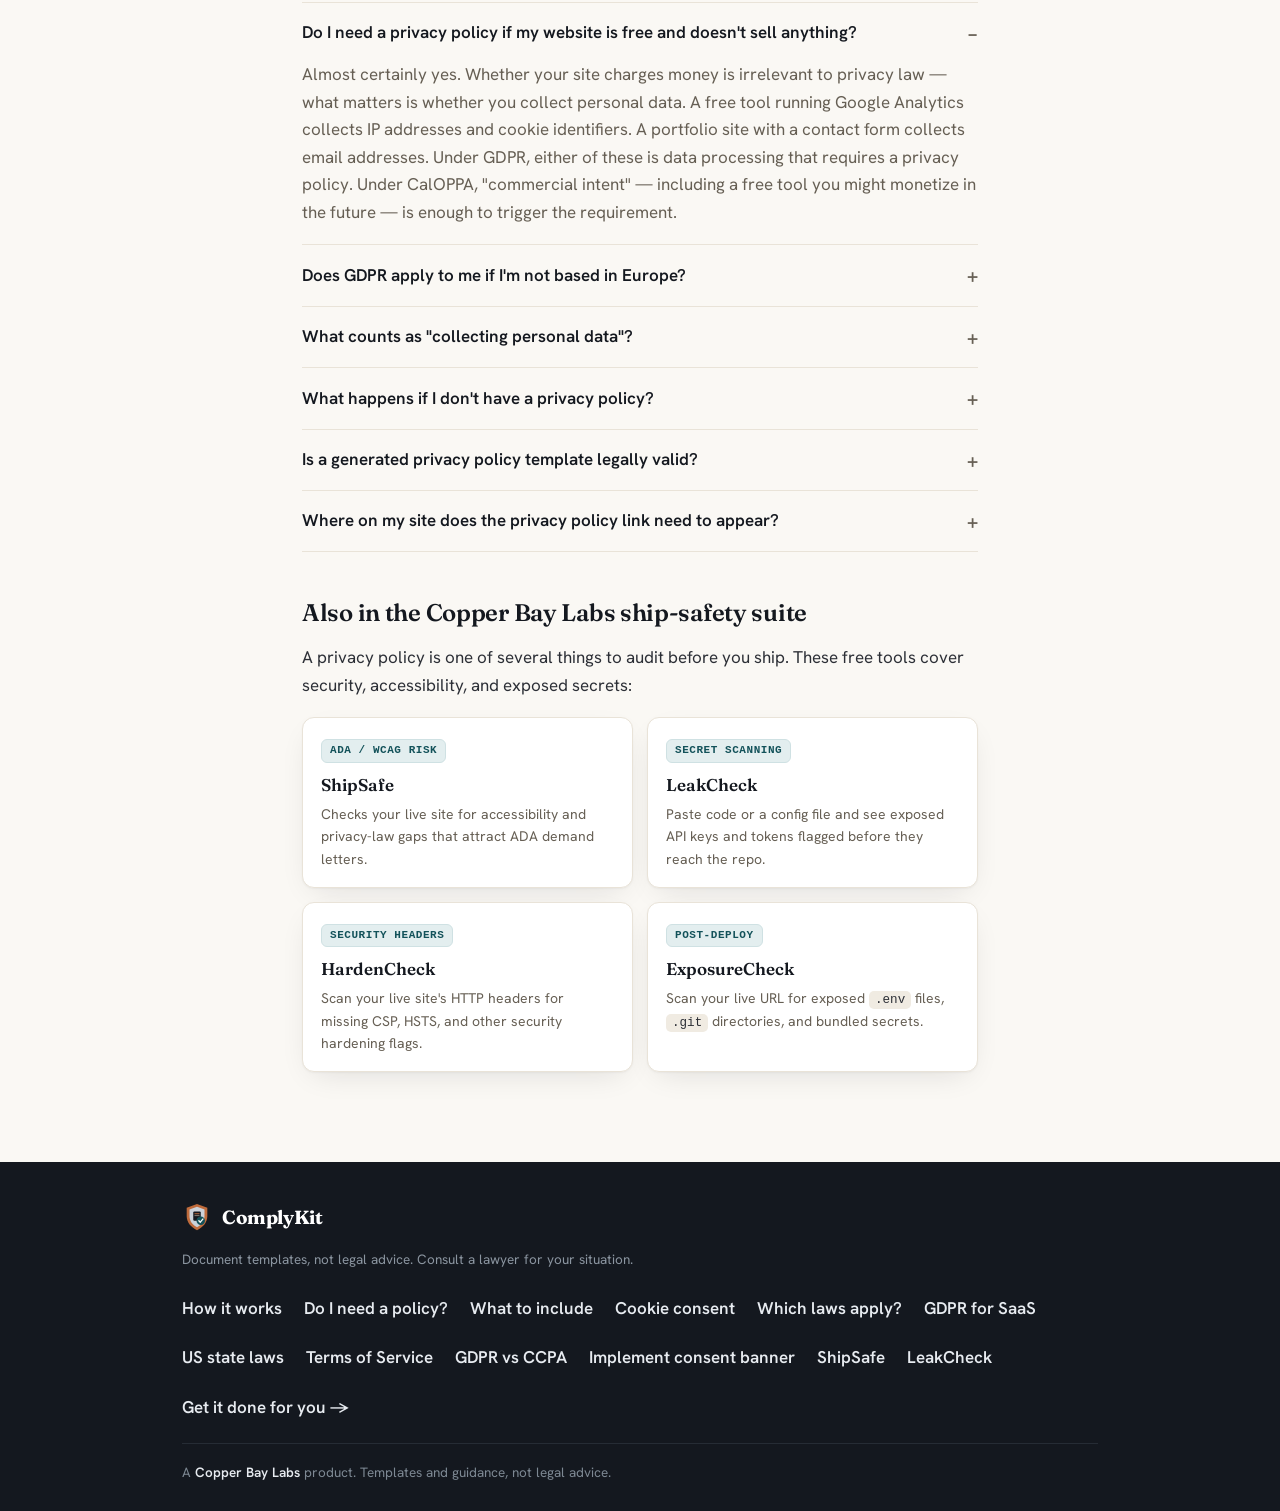
<file: guides/do-i-need-a-privacy-policy.html>
<!doctype html>
<html lang="en">
<head>
<meta charset="utf-8">
<meta name="viewport" content="width=device-width, initial-scale=1">
<title>Do I Need a Privacy Policy for My Website? The Actual Legal Requirements</title>
<meta name="description" content="GDPR, CCPA, and CalOPPA all require a privacy policy if your site collects data — and most sites do. Here's who is covered, what triggers the requirement, and what your policy must include.">
<link rel="canonical" href="https://labs.copperbaytech.com/complykit/guides/do-i-need-a-privacy-policy.html">
<meta property="og:type" content="article">
<meta property="og:site_name" content="ComplyKit">
<meta property="og:title" content="Do I Need a Privacy Policy for My Website? The Actual Legal Requirements">
<meta property="og:description" content="GDPR, CCPA, and CalOPPA all require a privacy policy if your site collects data — and most sites do. Here's who is covered, what triggers the requirement, and what your policy must include.">
<meta property="og:url" content="https://labs.copperbaytech.com/complykit/guides/do-i-need-a-privacy-policy.html">
<meta property="og:image" content="https://labs.copperbaytech.com/complykit/og-image.png">
<meta property="og:image:width" content="1200">
<meta property="og:image:height" content="630">
<meta name="twitter:card" content="summary_large_image">
<meta name="theme-color" content="#faf8f4">
<link rel="icon" href="../favicon.svg" type="image/svg+xml">
<link rel="apple-touch-icon" href="../apple-touch-icon.png">
<link rel="preconnect" href="https://fonts.googleapis.com">
<link rel="preconnect" href="https://fonts.gstatic.com" crossorigin>
<link href="https://fonts.googleapis.com/css2?family=Fraunces:opsz,wght@9..144,500;9..144,600;9..144,700&family=Hanken+Grotesk:wght@400;500;600;700&display=swap" rel="stylesheet">
<script type="application/ld+json">
{"@context":"https://schema.org","@type":"TechArticle","headline":"Do I Need a Privacy Policy for My Website? The Actual Legal Requirements","description":"GDPR, CCPA, and CalOPPA all require a privacy policy if your site collects personal data — and nearly every site does. This guide covers which laws apply, what triggers the requirement, and exactly what your policy must say.","author":{"@type":"Organization","name":"Copper Bay Labs","url":"https://copperbaytech.com"},"publisher":{"@type":"Organization","name":"Copper Bay Labs","url":"https://copperbaytech.com"},"datePublished":"2026-06-21","dateModified":"2026-06-21","mainEntityOfPage":"https://labs.copperbaytech.com/complykit/guides/do-i-need-a-privacy-policy.html","mainEntity":{"@type":"FAQPage","mainEntity":[{"@type":"Question","name":"Do I need a privacy policy if my website is free and doesn't sell anything?","acceptedAnswer":{"@type":"Answer","text":"Almost certainly yes. Whether your site charges money is irrelevant to privacy law — what matters is whether you collect personal data. A free tool that runs Google Analytics still collects IP addresses and cookie identifiers. A portfolio site with a contact form collects email addresses. Under GDPR, any of these constitutes data processing that requires a privacy policy. Under CalOPPA, commercial intent — including a free tool you might monetize later — is enough to trigger the requirement."}},{"@type":"Question","name":"Does GDPR apply to me if I'm not based in Europe?","acceptedAnswer":{"@type":"Answer","text":"Yes. GDPR applies based on where your visitors are, not where your business is located. If your website is accessible to people in the EU or UK — and most public websites are — and you process their personal data, GDPR applies. The law has explicit language covering businesses established outside the EU that offer goods or services to, or monitor the behavior of, EU data subjects. A developer in the US, Australia, or Singapore can owe GDPR obligations for their EU traffic."}},{"@type":"Question","name":"What counts as collecting personal data?","acceptedAnswer":{"@type":"Answer","text":"More things than most people expect. Personal data includes names, email addresses, IP addresses, cookie identifiers, and any information that can identify or single out an individual. Under GDPR, an IP address alone qualifies as personal data. This means Google Analytics, server access logs, contact forms, newsletter signups, and login systems all constitute personal data collection — even if you never consciously think of them as data collection."}},{"@type":"Question","name":"What happens if I don't have a privacy policy?","acceptedAnswer":{"@type":"Answer","text":"The consequences depend on which laws apply to your visitors. GDPR supervisory authorities can issue fines up to €20 million or 4% of global annual revenue. The California AG can take enforcement action under CalOPPA against any commercial site lacking a conspicuous privacy policy link. Serial ADA demand-letter firms frequently cite a missing privacy policy as a CCPA violation alongside accessibility failures in the same demand letter. Google Ads and the major app stores also require a privacy policy for any product that collects user data."}},{"@type":"Question","name":"Is a generated privacy policy template legally valid?","acceptedAnswer":{"@type":"Answer","text":"A template is a legally valid starting point if it accurately reflects what your site actually does. The risk is a mismatch: a policy that says you don't use analytics when you have Google Analytics installed, or doesn't disclose a payment processor you use, is worse than no policy — it is an inaccurate representation that creates additional liability. Generate from your actual data practices. For a simple site, a well-generated template is fine. For anything complex — multiple jurisdictions, sensitive data, regulated industry — have a lawyer review it before you publish."}},{"@type":"Question","name":"Where on my site does the privacy policy need to appear?","acceptedAnswer":{"@type":"Answer","text":"Link it from the footer of every page — this is the standard location and the one regulators and users expect. CalOPPA requires the link to be conspicuous. A footer link on every page meets this standard. You should also link it from any signup or contact form and from your cookie-consent banner. Burying it in a sub-menu or making it accessible only from an about page likely does not meet CalOPPA's conspicuousness requirement."}}]}}
</script>
<link rel="stylesheet" href="../styles.css?v=1">
<style>
  .doc .lede{font-size:clamp(17px,2.3vw,20px);color:var(--muted)}
  .doc h2{scroll-margin-top:80px}
  .doc h3{font-family:"Fraunces",Georgia,serif;font-weight:600;font-size:19px;margin:22px 0 6px;letter-spacing:-.01em}
  .toc{display:flex;flex-wrap:wrap;gap:10px;margin:22px 0 6px;padding:0;list-style:none}
  .toc a{display:inline-block;background:var(--surface);border:1px solid var(--line);border-radius:999px;padding:7px 14px;font-size:14px;font-weight:600;color:var(--muted)}
  .toc a:hover{border-color:var(--bay);color:var(--ink);text-decoration:none}
  .callout{background:var(--warn-bg);border-left:4px solid var(--warn);border-radius:0 10px 10px 0;padding:14px 18px;margin:22px 0;font-size:15.5px;color:#5a3e10}
  .callout.tip{background:var(--pass-bg);border-left-color:var(--pass);color:#1b4d30}
  .law-table{width:100%;border-collapse:collapse;margin:18px 0;font-size:15px}
  .law-table th{text-align:left;padding:10px 14px;border-bottom:2px solid var(--line);font-weight:600;font-family:"Fraunces",serif;font-size:15px}
  .law-table td{padding:10px 14px;border-bottom:1px solid var(--line);vertical-align:top;line-height:1.5}
  .law-table tr:last-child td{border-bottom:none}
  .law-table .law-name{font-weight:600;white-space:nowrap}
  .trigger-list{margin:16px 0;padding:0;list-style:none}
  .trigger-list li{padding:8px 0 8px 32px;position:relative;border-bottom:1px solid var(--line);font-size:15.5px}
  .trigger-list li:last-child{border-bottom:none}
  .trigger-list li::before{content:"\2713";position:absolute;left:4px;color:var(--pass,#22a063);font-weight:700;font-size:16px}
  .doc code.inline{font-family:ui-monospace,Menlo,Consolas,monospace;font-size:.9em;background:var(--line-2,#f0ebe2);padding:2px 6px;border-radius:5px}
  .must-list{padding-left:0;list-style:none;margin:16px 0}
  .must-list li{padding:10px 0 10px 36px;position:relative;border-bottom:1px solid var(--line)}
  .must-list li:last-child{border-bottom:none}
  .must-list li::before{content:"\2192";position:absolute;left:8px;color:var(--copper);font-weight:700}
  .must-list strong{display:block;font-weight:600;margin-bottom:2px}
  .suite{display:grid;grid-template-columns:repeat(auto-fit,minmax(220px,1fr));gap:14px;margin:18px 0 6px}
  .suite a{display:block;background:var(--surface);border:1px solid var(--line);border-radius:12px;padding:16px 18px;box-shadow:var(--shadow);transition:box-shadow .15s,transform .15s,border-color .15s}
  .suite a:hover{text-decoration:none;box-shadow:var(--shadow-lift);transform:translateY(-2px);border-color:var(--line-2)}
  .suite .s-name{font-family:"Fraunces",serif;font-weight:600;font-size:17px;color:var(--ink);display:block;margin:0 0 4px}
  .suite p{color:var(--muted);font-size:14px;margin:0}
  .suite .s-tag{display:inline-block;margin-bottom:8px;font-family:ui-monospace,Menlo,Consolas,monospace;font-size:11px;font-weight:700;letter-spacing:.05em;text-transform:uppercase;color:var(--bay);background:var(--bay-tint,#e3eeef);border:1px solid #cfe1e3;border-radius:6px;padding:2px 8px}
  .faq-section{margin:18px 0}
  .faq-section details{border-bottom:1px solid var(--line);padding:14px 0}
  .faq-section details:first-child{border-top:1px solid var(--line)}
  .faq-section summary{font-weight:600;cursor:pointer;list-style:none;display:flex;justify-content:space-between;align-items:center;gap:12px}
  .faq-section summary::-webkit-details-marker{display:none}
  .faq-section summary::after{content:"+";font-size:20px;color:var(--muted);flex-shrink:0}
  .faq-section details[open] summary::after{content:"\2212"}
  .faq-section details p{margin:12px 0 4px;color:var(--muted)}
</style>
</head>
<body>
<a class="skip" href="#main">Skip to main content</a>

<header class="masthead" role="banner">
  <div class="wrap hdr-bar">
    <a class="brand" href="../" aria-label="ComplyKit — go to homepage">
      <svg class="mark" viewBox="0 0 64 64" aria-hidden="true" focusable="false">
        <path d="M32 4 54 12 V30 C54 44 45 54 32 60 C19 54 10 44 10 30 V12 Z" fill="#bf6b3c"/>
        <path d="M32 10 48 16 V30 C48 41 41.5 49 32 54 C22.5 49 16 41 16 30 V16 Z" fill="#14181f"/>
        <rect x="24" y="20" width="16" height="20" rx="2.5" fill="#faf8f4"/>
        <line x1="27.5" y1="25" x2="36.5" y2="25" stroke="#bf6b3c" stroke-width="2" stroke-linecap="round"/>
        <line x1="27.5" y1="29" x2="36.5" y2="29" stroke="#cbd2da" stroke-width="2" stroke-linecap="round"/>
        <circle cx="40" cy="40" r="9" fill="#13525a"/>
        <path d="M36 40 39 43 44.5 36.5" fill="none" stroke="#faf8f4" stroke-width="3" stroke-linecap="round" stroke-linejoin="round"/>
      </svg>
      <span class="wordmark">ComplyKit</span>
    </a>
    <nav class="nav" aria-label="Primary navigation">
      <a href="../about.html">How it works</a>
      <a href="do-i-need-a-privacy-policy.html" aria-current="page">Do I need a policy?</a>
      <a href="what-should-a-privacy-policy-include.html">What to include</a>
      <a href="cookie-consent-banner-requirements.html">Cookie consent</a>
      <a href="which-privacy-laws-apply-to-my-website.html">Which laws apply?</a>
      <a href="gdpr-privacy-policy-saas.html">GDPR for SaaS</a>
      <a href="us-cookie-consent-state-laws.html">US state laws</a>
      <a href="how-to-write-terms-of-service.html">Terms of Service</a>
        <a href="gdpr-vs-ccpa.html">GDPR vs CCPA</a>
      <a href="gdpr-cookie-consent-implementation.html">Implement consent banner</a>
      <a href="../">Generate my policy</a>
    </nav>
  </div>
</header>

<main id="main">
<article class="doc">
  <div class="wrap narrow">
    <p class="eyebrow" style="text-align:left">Compliance guide</p>
    <h1>Do I Need a Privacy Policy for My Website?</h1>
    <p class="lede">Short answer: if your site collects any personal data — email addresses, analytics cookies, contact form submissions, even server logs — you almost certainly do. Here's which laws require it, what triggers the obligation, and exactly what the policy must say.</p>

    <div class="callout">
      <strong>Not legal advice.</strong> This guide covers the requirements of major privacy laws accurately, but it is educational — not a legal opinion. For a compliance determination specific to your business and jurisdiction, consult a qualified attorney.
    </div>

    <ul class="toc" aria-label="On this page">
      <li><a href="#laws">Which laws require it</a></li>
      <li><a href="#triggers">What triggers the requirement</a></li>
      <li><a href="#consequences">What happens without one</a></li>
      <li><a href="#contents">What it must say</a></li>
      <li><a href="#generate">Generate yours free</a></li>
      <li><a href="#faq">FAQ</a></li>
    </ul>

    <h2 id="laws">Which laws require a privacy policy</h2>
    <p>No single global law requires a privacy policy, but several major frameworks do — and most public websites fall under at least one of them. The critical point these laws share: they apply based on where your <em>visitors</em> are, not where your server or company is located.</p>

    <table class="law-table">
      <thead>
        <tr>
          <th>Law</th>
          <th>Who it covers</th>
          <th>Size threshold</th>
        </tr>
      </thead>
      <tbody>
        <tr>
          <td class="law-name">GDPR (EU / UK)</td>
          <td>Any site that processes personal data of EU or UK residents</td>
          <td>None. A one-person side project serving EU visitors is covered.</td>
        </tr>
        <tr>
          <td class="law-name">CalOPPA (California)</td>
          <td>Any commercial website or online service collecting personal info from California residents</td>
          <td>None. "Commercial" is broadly interpreted — free tools with any commercial intent qualify.</td>
        </tr>
        <tr>
          <td class="law-name">CCPA / CPRA (California)</td>
          <td>For-profit businesses serving California residents</td>
          <td>Must meet one of: $25M+ annual revenue, data on 100k+ consumers, or 50%+ revenue from selling data. Most small sites don't meet this — but CalOPPA still applies.</td>
        </tr>
        <tr>
          <td class="law-name">COPPA (US)</td>
          <td>Any site that knowingly collects data from children under 13</td>
          <td>None. Requires a privacy policy plus verifiable parental consent before any data collection.</td>
        </tr>
        <tr>
          <td class="law-name">CAN-SPAM / email ESPs</td>
          <td>Any commercial email sender; required by Mailchimp, Klaviyo, and other ESPs as a condition of service</td>
          <td>None. If you send marketing email, your privacy policy must cover those practices.</td>
        </tr>
      </tbody>
    </table>

    <p>The practical takeaway: if your site is publicly accessible and collects any personal data, CalOPPA and GDPR are almost certainly in play simultaneously — and neither has a size or revenue threshold that would let a small site opt out.</p>

    <h2 id="triggers">What triggers the requirement</h2>
    <p>The requirement kicks in when you collect "personal data" — any information that can identify or be linked to a specific individual. This is broader than most people assume. You are almost certainly collecting personal data if your site has any of the following:</p>

    <ul class="trigger-list">
      <li><strong>A contact form</strong> — collects names, email addresses, and message content.</li>
      <li><strong>Google Analytics, GA4, Plausible, Fathom, or any analytics tool</strong> — collects IP addresses and cookie identifiers. An IP address alone is personal data under GDPR.</li>
      <li><strong>User accounts or login</strong> — collects email, password hash, profile data, and session identifiers.</li>
      <li><strong>A newsletter or mailing list signup</strong> — collects email addresses and, via link tracking, open and click behavior.</li>
      <li><strong>Payments (Stripe, PayPal, Lemon Squeezy, etc.)</strong> — even if you never touch card data, you receive the billing name, email, and country from the processor.</li>
      <li><strong>A live-chat widget (Intercom, Crisp, Tawk, etc.)</strong> — these services set third-party cookies and log visitor data by default.</li>
      <li><strong>Server-side hosting with access logs</strong> — Vercel, Netlify, Render, and most hosts log every HTTP request with the visitor's IP address and user-agent string.</li>
    </ul>

    <p>If your site has any one of these, it is collecting personal data and you need a privacy policy. The only genuine exception is a completely static page with no analytics, no forms, no third-party scripts, and access logs disabled at the hosting level. Even then, if the page has any commercial purpose, CalOPPA likely applies.</p>

    <h2 id="consequences">What happens without one</h2>
    <p>The consequences are real and apply to small sites as well as large ones:</p>

    <ul class="trigger-list">
      <li><strong>GDPR fines</strong> — supervisory authorities (the ICO in the UK, the DPA in Germany, the CNIL in France) can issue fines up to €20 million or 4% of global annual turnover. Enforcement against small operators happens; it most often follows a user complaint.</li>
      <li><strong>CalOPPA enforcement</strong> — the California AG can bring action against any commercial site without a conspicuous privacy policy link. Most enforcement targets larger operators, but the statute has no size floor.</li>
      <li><strong>ADA demand letters</strong> — serial ADA filers who scan business websites for accessibility failures frequently bundle a CCPA allegation (missing privacy policy, missing "Do Not Sell" link) in the same demand. The two claims arrive together in a single letter. A missing policy is on the automated checklist alongside missing <code class="inline">lang</code> attributes and unlabeled form fields. To check your site for these accessibility issues before a letter arrives, <a href="https://labs.copperbaytech.com/shipsafe/" target="_blank" rel="noopener noreferrer">ShipSafe</a> scans for the same HTML patterns demand-letter firms use in their automated audits.</li>
      <li><strong>App store rejection</strong> — both Apple App Store and Google Play reject submissions for any app that collects user data but doesn't link a privacy policy URL in the store listing.</li>
      <li><strong>Google Ads policy violation</strong> — sending paid traffic to a landing page that collects data without a visible privacy policy link violates Google's advertising policies and can result in account suspension.</li>
    </ul>

    <h2 id="contents">What your privacy policy must say</h2>
    <p>A legally adequate policy needs to cover the following. The list below satisfies the intersection of GDPR and CalOPPA/CCPA requirements — the two frameworks most likely to apply to a typical public website. For a detailed, section-by-section breakdown of each requirement, see <a href="what-should-a-privacy-policy-include.html">What should a privacy policy include?</a></p>

    <ul class="must-list">
      <li>
        <strong>What data you collect</strong>
        The categories of personal information — email, name, IP address, usage events, payment info. Be specific to what you actually collect; vague language creates the same liability as omitting a category.
      </li>
      <li>
        <strong>Why you collect it (purpose and legal basis)</strong>
        Under GDPR, each type of processing needs a stated legal basis — typically: legitimate interest (analytics), performance of a contract (order fulfillment), or consent (marketing email). Under CCPA, you disclose the "business or commercial purpose" for each category.
      </li>
      <li>
        <strong>Who you share it with (third-party processors)</strong>
        Name the processors and describe what they do: Google for analytics, Stripe for payments, Mailchimp for email, your hosting provider for server logs. Under CCPA, this section also discloses any "selling" or "sharing" of personal data for cross-context advertising.
      </li>
      <li>
        <strong>How long you keep it</strong>
        Retention periods by data type — e.g., account data until deletion request, server logs for 90 days, marketing email addresses until unsubscribe.
      </li>
      <li>
        <strong>User rights and how to exercise them</strong>
        Under GDPR: right to access, correct, delete, port, restrict processing, and object. Under CCPA: right to know, delete, correct, and opt out of data selling. Include a contact method for submitting requests — typically an email address.
      </li>
      <li>
        <strong>Contact information for the data controller</strong>
        Your name (or company name) and a reachable email address for privacy inquiries. GDPR requires a Data Protection Officer for certain organizations; most small sites are exempt, but the contact requirement is universal.
      </li>
      <li>
        <strong>Last updated date</strong>
        CalOPPA explicitly requires this. Update it whenever your data practices change — a new analytics tool, a new payment processor, expansion into a new region.
      </li>
    </ul>

    <h2 id="generate">Generate yours free with ComplyKit</h2>
    <p>ComplyKit generates a privacy policy, terms of service, and cookie notice from a short questionnaire — entirely in your browser, with no data sent anywhere. You toggle on what your site actually does (analytics, user accounts, payments, which regions you serve), and the matching clauses are written in. Every item in the "what it must say" list above is covered in the output.</p>
    <p>The generated documents are a genuine starting point, not generic boilerplate — every clause is conditional on your answers. For a complex situation (multiple regulated jurisdictions, sensitive data categories, a regulated industry), have a lawyer review before you publish. For most indie apps, side projects, and small business sites, the output covers what regulators and users expect to see.</p>

    <p style="margin:24px 0 8px"><a class="btn primary" href="../">Generate my privacy policy free &rarr;</a></p>

    <div class="callout tip">
      <strong>Flagged by ShipSafe?</strong> ShipSafe checks whether your live site has a visible privacy policy link and flags its absence as a legal risk. Generate your policy here, publish it at <code class="inline">/privacy.html</code> (or equivalent), and add a link in your site footer. Re-run ShipSafe to confirm the finding is cleared.
    </div>

    <h2 id="faq">Frequently asked questions</h2>
    <div class="faq-section">
      <details open>
        <summary>Do I need a privacy policy if my website is free and doesn't sell anything?</summary>
        <p>Almost certainly yes. Whether your site charges money is irrelevant to privacy law — what matters is whether you collect personal data. A free tool running Google Analytics collects IP addresses and cookie identifiers. A portfolio site with a contact form collects email addresses. Under GDPR, either of these is data processing that requires a privacy policy. Under CalOPPA, "commercial intent" — including a free tool you might monetize in the future — is enough to trigger the requirement.</p>
      </details>
      <details>
        <summary>Does GDPR apply to me if I'm not based in Europe?</summary>
        <p>Yes. GDPR applies based on where your visitors are, not where your business is located. If your site is accessible to people in the EU or UK and you process their personal data, GDPR applies — regardless of where your server is, where you're incorporated, or where you live. The law explicitly covers businesses established outside the EU that offer goods or services to, or monitor the behavior of, EU data subjects. A freelancer in Austin or a solo founder in Singapore with EU traffic owes GDPR obligations for that traffic.</p>
      </details>
      <details>
        <summary>What counts as "collecting personal data"?</summary>
        <p>More things than most people expect. Personal data is any information that can identify or be singled out to a specific individual. Under GDPR, an IP address alone qualifies — it can be combined with other data to identify a person. This means Google Analytics, server access logs, contact forms, newsletter signups, login systems, and third-party chat widgets all constitute personal data collection. If your site does any of these things, you're collecting personal data, whether or not you ever intended to.</p>
      </details>
      <details>
        <summary>What happens if I don't have a privacy policy?</summary>
        <p>Consequences vary by framework. GDPR supervisory authorities can fine up to €20 million or 4% of global annual revenue — enforcement against small sites happens most often following a user complaint. The California AG can act under CalOPPA against any commercial site without a conspicuous policy link. Serial ADA demand-letter firms scan for missing privacy policies as a CCPA violation and bundle it into the same letter as accessibility allegations — a missing policy is on the automated checklist alongside missing <code class="inline">lang</code> attributes. Google Ads and both major app stores also require a visible privacy policy link as a condition of use.</p>
      </details>
      <details>
        <summary>Is a generated privacy policy template legally valid?</summary>
        <p>A template is a legally valid starting point when it accurately reflects what your site actually does. The risk is a mismatch: a policy that says you don't use analytics when Google Analytics is installed, or omits a payment processor you use, is worse than no policy — it is a false representation that creates additional liability. Generate from your real data practices. For a simple site, a well-generated template is adequate. For anything complex — multiple jurisdictions, sensitive data categories, regulated industry — have a qualified lawyer review before you publish.</p>
      </details>
      <details>
        <summary>Where on my site does the privacy policy link need to appear?</summary>
        <p>In the footer of every page — this is the standard, expected location that both regulators and users look for. CalOPPA requires the link to be "conspicuous"; a footer link visible on every page satisfies this. Also link it from any signup or contact form ("By submitting, you agree to our <a href='../'>Privacy Policy</a>") and from your <a href="cookie-consent-banner-requirements.html">cookie-consent banner</a>. Placing it only in a sub-menu or burying it under an about page likely does not meet CalOPPA's conspicuousness standard.</p>
      </details>
    </div>

    <h2 style="margin-top:48px">Also in the Copper Bay Labs ship-safety suite</h2>
    <p>A privacy policy is one of several things to audit before you ship. These free tools cover security, accessibility, and exposed secrets:</p>
    <div class="suite">
      <a href="https://labs.copperbaytech.com/shipsafe/" target="_blank" rel="noopener noreferrer">
        <span class="s-tag">ADA / WCAG risk</span>
        <span class="s-name">ShipSafe</span>
        <p>Checks your live site for accessibility and privacy-law gaps that attract ADA demand letters.</p>
      </a>
      <a href="https://labs.copperbaytech.com/leakcheck/" target="_blank" rel="noopener noreferrer">
        <span class="s-tag">Secret scanning</span>
        <span class="s-name">LeakCheck</span>
        <p>Paste code or a config file and see exposed API keys and tokens flagged before they reach the repo.</p>
      </a>
      <a href="https://labs.copperbaytech.com/hardencheck/" target="_blank" rel="noopener noreferrer">
        <span class="s-tag">Security headers</span>
        <span class="s-name">HardenCheck</span>
        <p>Scan your live site's HTTP headers for missing CSP, HSTS, and other security hardening flags.</p>
      </a>
      <a href="https://labs.copperbaytech.com/exposurecheck/" target="_blank" rel="noopener noreferrer">
        <span class="s-tag">Post-deploy</span>
        <span class="s-name">ExposureCheck</span>
        <p>Scan your live URL for exposed <code class="inline">.env</code> files, <code class="inline">.git</code> directories, and bundled secrets.</p>
      </a>
    </div>
  </div>
</article>
</main>

<footer class="footer" role="contentinfo">
  <div class="wrap foot">
    <div>
      <a class="brand small" href="../" aria-label="ComplyKit — go to homepage">
        <svg class="mark" viewBox="0 0 64 64" aria-hidden="true">
          <path d="M32 4 54 12 V30 C54 44 45 54 32 60 C19 54 10 44 10 30 V12 Z" fill="#bf6b3c"/>
          <path d="M32 10 48 16 V30 C48 41 41.5 49 32 54 C22.5 49 16 41 16 30 V16 Z" fill="#cbd2da"/>
          <rect x="24" y="20" width="16" height="20" rx="2.5" fill="#14181f"/>
          <line x1="27.5" y1="25" x2="36.5" y2="25" stroke="#bf6b3c" stroke-width="2" stroke-linecap="round"/>
          <line x1="27.5" y1="29" x2="36.5" y2="29" stroke="#8a8276" stroke-width="2" stroke-linecap="round"/>
          <circle cx="40" cy="40" r="9" fill="#13525a"/>
          <path d="M36 40 39 43 44.5 36.5" fill="none" stroke="#faf8f4" stroke-width="3" stroke-linecap="round" stroke-linejoin="round"/>
        </svg>
        <span class="wordmark">ComplyKit</span>
      </a>
      <p class="fine">Document templates, not legal advice. Consult a lawyer for your situation.</p>
    </div>
    <nav class="foot-nav" aria-label="Footer navigation">
      <a href="../about.html">How it works</a>
      <a href="do-i-need-a-privacy-policy.html">Do I need a policy?</a>
      <a href="what-should-a-privacy-policy-include.html">What to include</a>
      <a href="cookie-consent-banner-requirements.html">Cookie consent</a>
      <a href="which-privacy-laws-apply-to-my-website.html">Which laws apply?</a>
      <a href="gdpr-privacy-policy-saas.html">GDPR for SaaS</a>
      <a href="us-cookie-consent-state-laws.html">US state laws</a>
      <a href="how-to-write-terms-of-service.html">Terms of Service</a>
        <a href="gdpr-vs-ccpa.html">GDPR vs CCPA</a>
      <a href="gdpr-cookie-consent-implementation.html">Implement consent banner</a>
      <a href="https://labs.copperbaytech.com/shipsafe/" target="_blank" rel="noopener noreferrer">ShipSafe</a>
      <a href="https://labs.copperbaytech.com/leakcheck/" target="_blank" rel="noopener noreferrer">LeakCheck</a>
      <a href="https://copperbaytech.com" target="_blank" rel="noopener noreferrer">Get it done for you <span aria-hidden="true">&rarr;</span><span class="sr-only">(opens in new tab)</span></a>
    </nav>
  </div>
  <div class="wrap">
    <p class="madeby">A <a href="https://copperbaytech.com" target="_blank" rel="noopener noreferrer">Copper Bay Labs<span class="sr-only"> (opens in new tab)</span></a> product. <span class="disclaimer">Templates and guidance, not legal advice.</span></p>
  </div>
</footer>

</body>
</html>
</file>
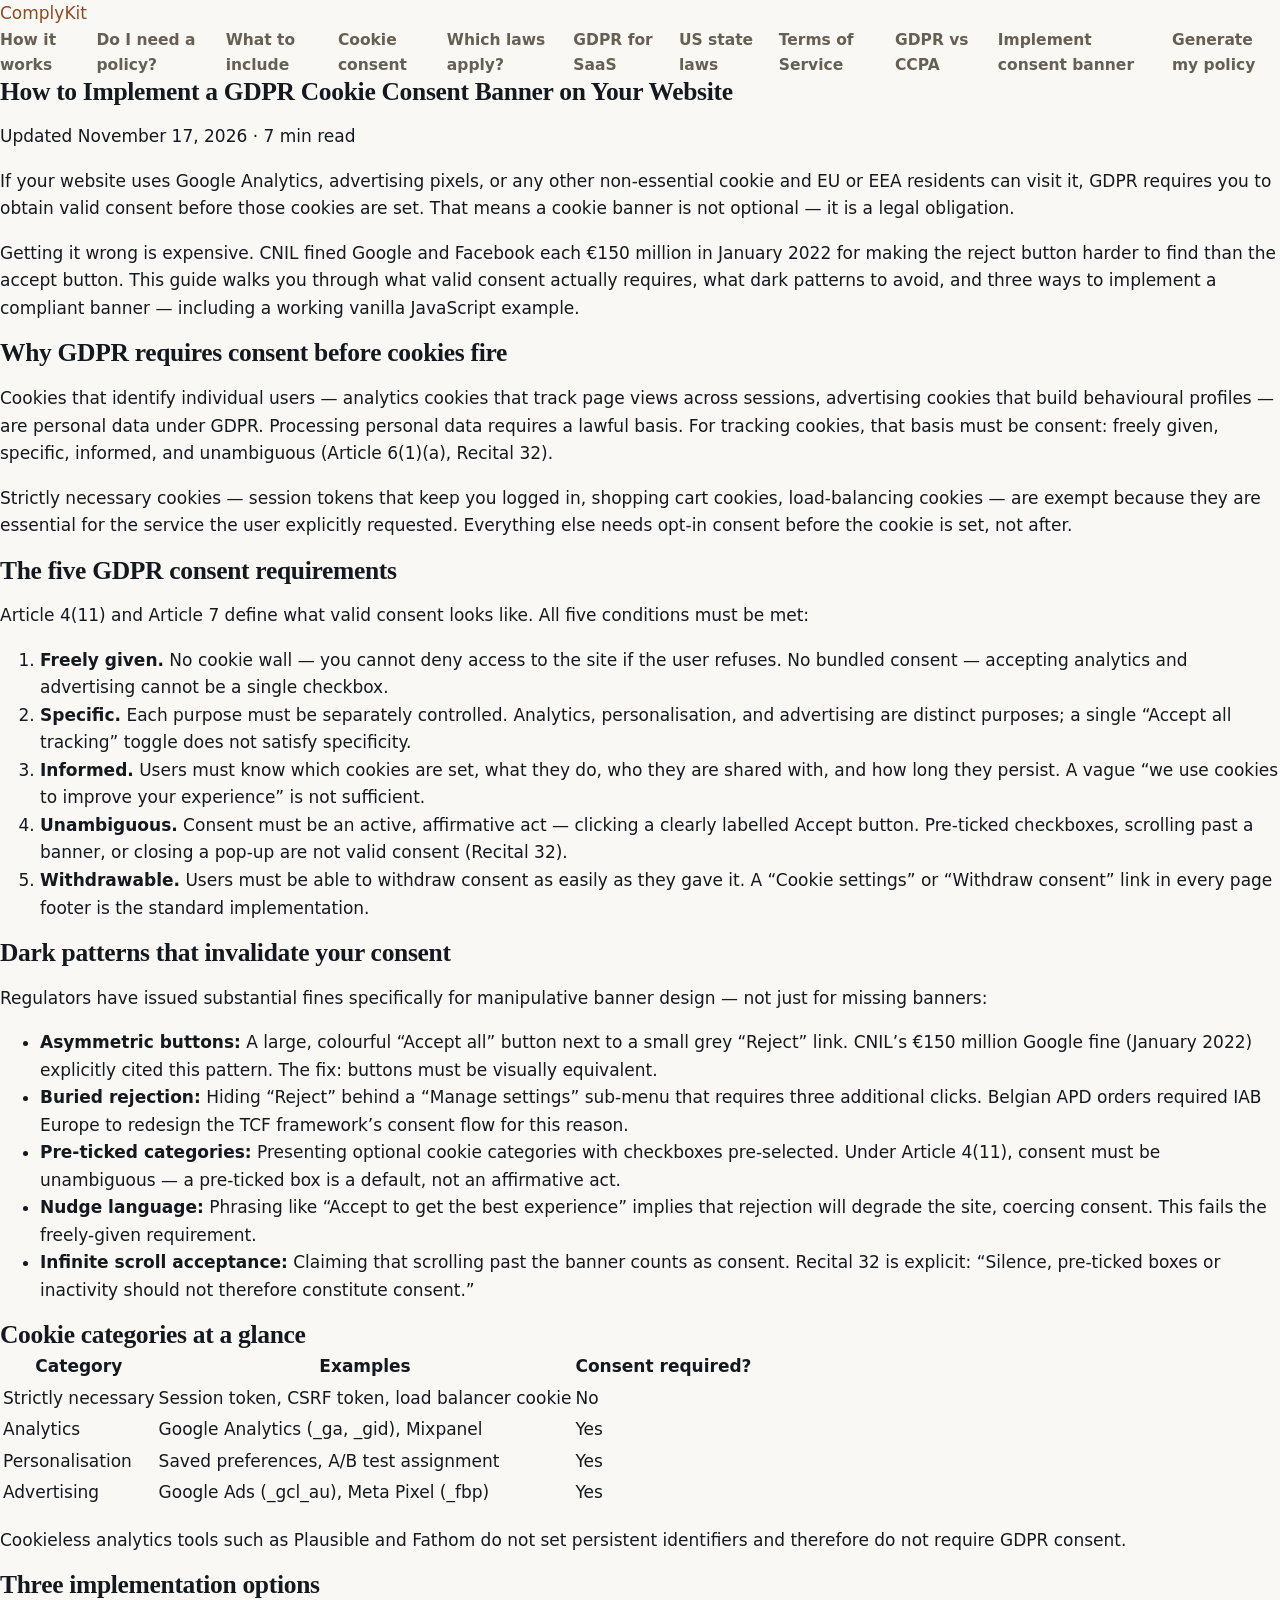
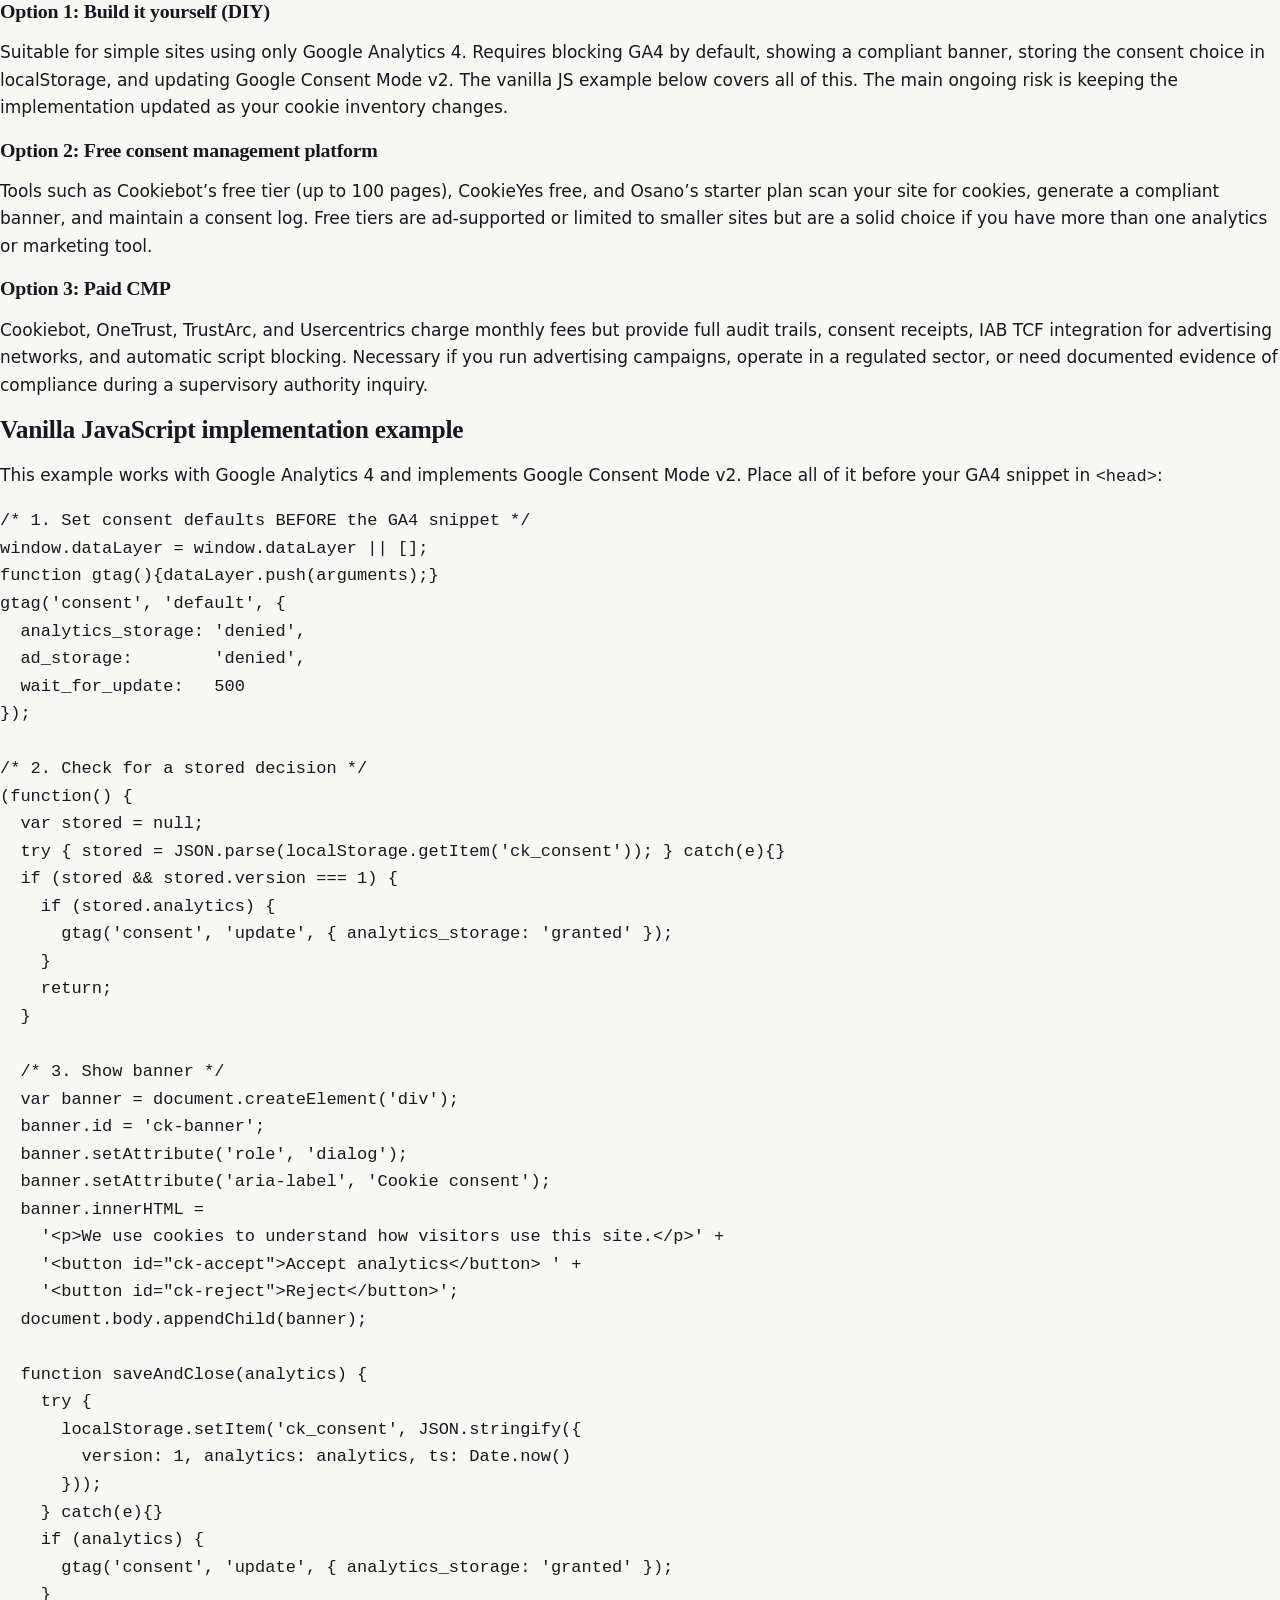
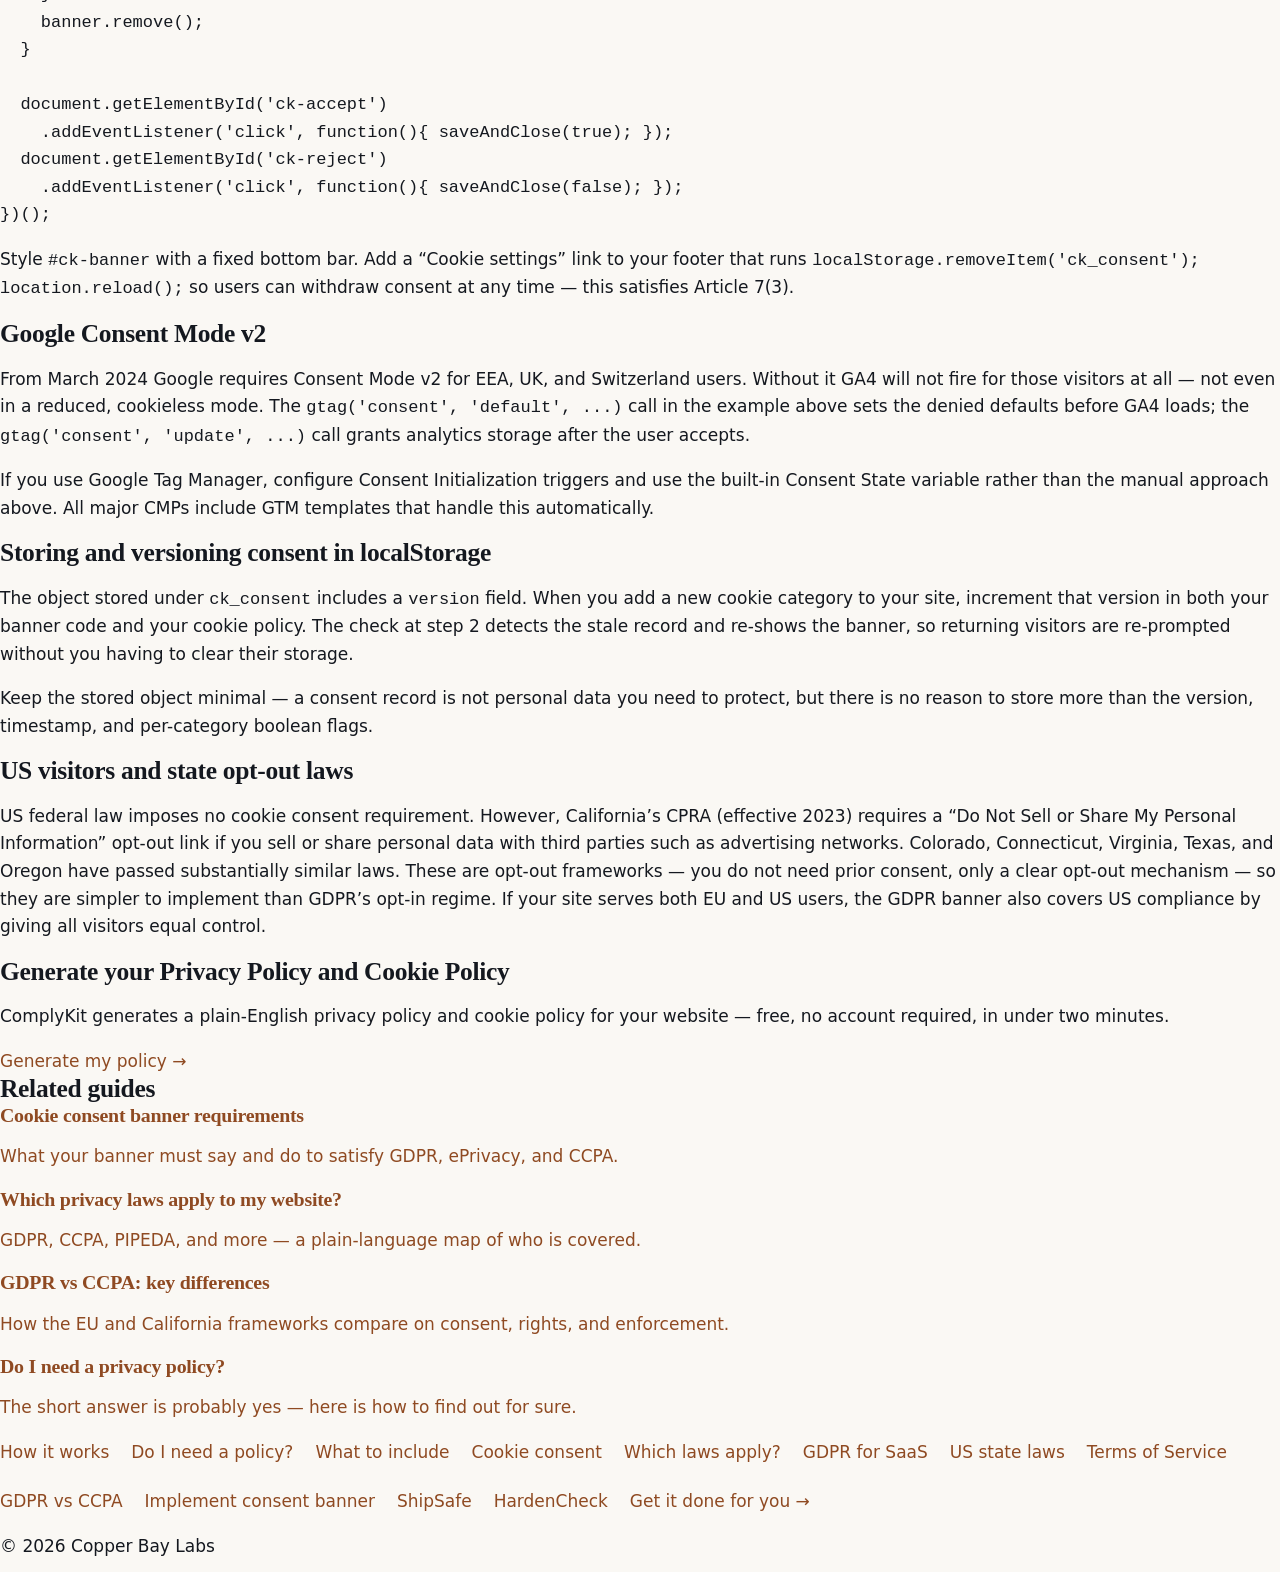
<file: guides/gdpr-cookie-consent-implementation.html>
<!doctype html>
<html lang="en">
<head>
        <meta charset="UTF-8">
        <meta name="viewport" content="width=device-width, initial-scale=1.0">
        <title>How to Implement a GDPR Cookie Consent Banner | ComplyKit</title>
        <meta name="description" content="GDPR requires valid consent before analytics and advertising cookies fire. Learn the 5 requirements, avoid dark patterns, and implement a compliant banner with vanilla JS.">
        <link rel="canonical" href="https://labs.copperbaytech.com/complykit/guides/gdpr-cookie-consent-implementation.html">
        <meta property="og:title" content="How to Implement a GDPR Cookie Consent Banner on Your Website">
        <meta property="og:description" content="GDPR requires valid consent before analytics and advertising cookies fire. Learn the 5 requirements, avoid dark patterns, and implement a compliant banner with vanilla JS.">
        <meta property="og:type" content="article">
        <meta property="og:url" content="https://labs.copperbaytech.com/complykit/guides/gdpr-cookie-consent-implementation.html">
        <link rel="stylesheet" href="../styles.css?v=1">
        <link rel="icon" type="image/svg+xml" href="../favicon.svg">
        <link rel="apple-touch-icon" href="../apple-touch-icon.png">
        <script type="application/ld+json">{"@context":"https://schema.org","@type":"TechArticle","headline":"How to Implement a GDPR Cookie Consent Banner on Your Website","description":"GDPR requires cookie consent before analytics and advertising cookies fire on EU visitors devices. This guide covers the five consent validity requirements, dark patterns that invalidate banners, three implementation options, a vanilla JavaScript example, and Google Analytics Consent Mode v2 integration.","author":{"@type":"Organization","name":"Copper Bay Labs","url":"https://copperbaytech.com"},"publisher":{"@type":"Organization","name":"Copper Bay Labs","url":"https://copperbaytech.com"},"datePublished":"2026-11-17","dateModified":"2026-11-17","mainEntityOfPage":"https://labs.copperbaytech.com/complykit/guides/gdpr-cookie-consent-implementation.html","mainEntity":{"@type":"FAQPage","mainEntity":[{"@type":"Question","name":"Does my website need a cookie consent banner for GDPR?","acceptedAnswer":{"@type":"Answer","text":"Yes, if your website uses non-essential cookies (analytics, advertising, personalisation) and is accessible to EU/EEA visitors, GDPR requires freely given, specific, informed, and unambiguous consent before those cookies are set. Strictly necessary cookies that keep the site working do not require consent."}},{"@type":"Question","name":"What are the five GDPR consent requirements?","acceptedAnswer":{"@type":"Answer","text":"GDPR Article 4(11) and Recital 32 require consent to be: (1) freely given — no cookie wall, no bundled consent; (2) specific — separate toggles for analytics vs advertising; (3) informed — cookie names, purposes, and retention periods disclosed; (4) unambiguous — an affirmative action such as clicking Accept, not pre-ticked boxes; and (5) withdrawable — as easy to withdraw as it was to give."}},{"@type":"Question","name":"What are dark patterns in cookie consent banners?","acceptedAnswer":{"@type":"Answer","text":"Dark patterns manipulate users into accepting cookies. Examples: a bright Accept button alongside a small grey Reject link; hiding Reject behind a Manage settings sub-menu; pre-ticking optional categories; using nudging language. Regulators have fined organisations for these: CNIL fined Google 150 million euros in January 2022 for making rejection harder than acceptance; the Belgian APD issued orders against IAB Europe's TCF framework; the Austrian DSB ruled that Google Analytics transfers breached GDPR."}},{"@type":"Question","name":"Can I use localStorage to store consent status?","acceptedAnswer":{"@type":"Answer","text":"Yes. Storing a consent record in localStorage is acceptable and common. You should store the consent version, timestamp, and which categories the user accepted or rejected. Re-prompt if the stored version is older than your current cookie policy version."}},{"@type":"Question","name":"What is Google Consent Mode v2?","acceptedAnswer":{"@type":"Answer","text":"Google Consent Mode v2 is an API that tells Google tags (GA4, Google Ads) how to behave before and after consent. You set default states to denied before the banner loads, then update to granted once the user accepts. Without it, GA4 will not fire at all in regions where Google enforces consent mode (the EEA, UK, and Switzerland from March 2024)."}},{"@type":"Question","name":"Do I need a cookie consent banner for US visitors?","acceptedAnswer":{"@type":"Answer","text":"US federal law has no cookie consent requirement. However, the California CPRA requires a Do Not Sell or Share My Personal Information opt-out link if you sell or share data. Colorado, Connecticut, Virginia, Texas, and Oregon have similar opt-out requirements. These are opt-out laws, not opt-in consent, so they are simpler to comply with than GDPR."}},{"@type":"Question","name":"What is the minimum viable GDPR cookie consent implementation?","acceptedAnswer":{"@type":"Answer","text":"Block all non-essential cookies by default. Show a banner with equal-weight Accept and Reject buttons. Store the choice in localStorage. Load analytics or advertising scripts only after consent is granted. Add a Cookie settings or Withdraw consent link in the page footer. That is the minimum; a CMP adds auditing, a consent log, and automatic script blocking."}}]}}</script>
</head>
<body>
        <header class="site-header">
                <a href="../" class="logo" aria-label="ComplyKit home">ComplyKit</a>
                <nav class="nav" aria-label="Primary navigation">
                        <a href="../about.html">How it works</a>
                        <a href="do-i-need-a-privacy-policy.html">Do I need a policy?</a>
                        <a href="what-should-a-privacy-policy-include.html">What to include</a>
                        <a href="cookie-consent-banner-requirements.html">Cookie consent</a>
                        <a href="which-privacy-laws-apply-to-my-website.html">Which laws apply?</a>
                        <a href="gdpr-privacy-policy-saas.html">GDPR for SaaS</a>
                        <a href="us-cookie-consent-state-laws.html">US state laws</a>
                        <a href="how-to-write-terms-of-service.html">Terms of Service</a>
                        <a href="gdpr-vs-ccpa.html">GDPR vs CCPA</a>
                        <a href="gdpr-cookie-consent-implementation.html" aria-current="page">Implement consent banner</a>
                        <a href="../">Generate my policy</a>
                </nav>
        </header>
        <main>
                <article class="guide">
                        <header class="guide-header">
                                <h1>How to Implement a GDPR Cookie Consent Banner on Your Website</h1>
                                <p class="guide-meta">Updated <time datetime="2026-11-17">November 17, 2026</time> &middot; 7 min read</p>
                        </header>
                        <section>
                                <p>If your website uses Google Analytics, advertising pixels, or any other non-essential cookie and EU or EEA residents can visit it, GDPR requires you to obtain valid consent before those cookies are set. That means a cookie banner is not optional &mdash; it is a legal obligation.</p>
                                <p>Getting it wrong is expensive. CNIL fined Google and Facebook each &euro;150 million in January 2022 for making the reject button harder to find than the accept button. This guide walks you through what valid consent actually requires, what dark patterns to avoid, and three ways to implement a compliant banner &mdash; including a working vanilla JavaScript example.</p>
                        </section>
                        <section>
                                <h2>Why GDPR requires consent before cookies fire</h2>
                                <p>Cookies that identify individual users &mdash; analytics cookies that track page views across sessions, advertising cookies that build behavioural profiles &mdash; are personal data under GDPR. Processing personal data requires a lawful basis. For tracking cookies, that basis must be consent: freely given, specific, informed, and unambiguous (Article 6(1)(a), Recital 32).</p>
                                <p>Strictly necessary cookies &mdash; session tokens that keep you logged in, shopping cart cookies, load-balancing cookies &mdash; are exempt because they are essential for the service the user explicitly requested. Everything else needs opt-in consent before the cookie is set, not after.</p>
                        </section>
                        <section>
                                <h2>The five GDPR consent requirements</h2>
                                <p>Article 4(11) and Article 7 define what valid consent looks like. All five conditions must be met:</p>
                                <ol>
                                        <li><strong>Freely given.</strong> No cookie wall &mdash; you cannot deny access to the site if the user refuses. No bundled consent &mdash; accepting analytics and advertising cannot be a single checkbox.</li>
                                        <li><strong>Specific.</strong> Each purpose must be separately controlled. Analytics, personalisation, and advertising are distinct purposes; a single &ldquo;Accept all tracking&rdquo; toggle does not satisfy specificity.</li>
                                        <li><strong>Informed.</strong> Users must know which cookies are set, what they do, who they are shared with, and how long they persist. A vague &ldquo;we use cookies to improve your experience&rdquo; is not sufficient.</li>
                                        <li><strong>Unambiguous.</strong> Consent must be an active, affirmative act &mdash; clicking a clearly labelled Accept button. Pre-ticked checkboxes, scrolling past a banner, or closing a pop-up are not valid consent (Recital 32).</li>
                                        <li><strong>Withdrawable.</strong> Users must be able to withdraw consent as easily as they gave it. A &ldquo;Cookie settings&rdquo; or &ldquo;Withdraw consent&rdquo; link in every page footer is the standard implementation.</li>
                                </ol>
                        </section>
                        <section>
                                <h2>Dark patterns that invalidate your consent</h2>
                                <p>Regulators have issued substantial fines specifically for manipulative banner design &mdash; not just for missing banners:</p>
                                <ul>
                                        <li><strong>Asymmetric buttons:</strong> A large, colourful &ldquo;Accept all&rdquo; button next to a small grey &ldquo;Reject&rdquo; link. CNIL&rsquo;s &euro;150 million Google fine (January 2022) explicitly cited this pattern. The fix: buttons must be visually equivalent.</li>
                                        <li><strong>Buried rejection:</strong> Hiding &ldquo;Reject&rdquo; behind a &ldquo;Manage settings&rdquo; sub-menu that requires three additional clicks. Belgian APD orders required IAB Europe to redesign the TCF framework&rsquo;s consent flow for this reason.</li>
                                        <li><strong>Pre-ticked categories:</strong> Presenting optional cookie categories with checkboxes pre-selected. Under Article 4(11), consent must be unambiguous &mdash; a pre-ticked box is a default, not an affirmative act.</li>
                                        <li><strong>Nudge language:</strong> Phrasing like &ldquo;Accept to get the best experience&rdquo; implies that rejection will degrade the site, coercing consent. This fails the freely-given requirement.</li>
                                        <li><strong>Infinite scroll acceptance:</strong> Claiming that scrolling past the banner counts as consent. Recital 32 is explicit: &ldquo;Silence, pre-ticked boxes or inactivity should not therefore constitute consent.&rdquo;</li>
                                </ul>
                        </section>
                        <section>
                                <h2>Cookie categories at a glance</h2>
                                <div class="table-wrap">
                                        <table>
                                                <thead>
                                                        <tr>
                                                                <th>Category</th>
                                                                <th>Examples</th>
                                                                <th>Consent required?</th>
                                                        </tr>
                                                </thead>
                                                <tbody>
                                                        <tr>
                                                                <td>Strictly necessary</td>
                                                                <td>Session token, CSRF token, load balancer cookie</td>
                                                                <td>No</td>
                                                        </tr>
                                                        <tr>
                                                                <td>Analytics</td>
                                                                <td>Google Analytics (_ga, _gid), Mixpanel</td>
                                                                <td>Yes</td>
                                                        </tr>
                                                        <tr>
                                                                <td>Personalisation</td>
                                                                <td>Saved preferences, A/B test assignment</td>
                                                                <td>Yes</td>
                                                        </tr>
                                                        <tr>
                                                                <td>Advertising</td>
                                                                <td>Google Ads (_gcl_au), Meta Pixel (_fbp)</td>
                                                                <td>Yes</td>
                                                        </tr>
                                                </tbody>
                                        </table>
                                </div>
                                <p>Cookieless analytics tools such as Plausible and Fathom do not set persistent identifiers and therefore do not require GDPR consent.</p>
                        </section>
                        <section>
                                <h2>Three implementation options</h2>
                                <h3>Option 1: Build it yourself (DIY)</h3>
                                <p>Suitable for simple sites using only Google Analytics 4. Requires blocking GA4 by default, showing a compliant banner, storing the consent choice in localStorage, and updating Google Consent Mode v2. The vanilla JS example below covers all of this. The main ongoing risk is keeping the implementation updated as your cookie inventory changes.</p>
                                <h3>Option 2: Free consent management platform</h3>
                                <p>Tools such as Cookiebot&rsquo;s free tier (up to 100 pages), CookieYes free, and Osano&rsquo;s starter plan scan your site for cookies, generate a compliant banner, and maintain a consent log. Free tiers are ad-supported or limited to smaller sites but are a solid choice if you have more than one analytics or marketing tool.</p>
                                <h3>Option 3: Paid CMP</h3>
                                <p>Cookiebot, OneTrust, TrustArc, and Usercentrics charge monthly fees but provide full audit trails, consent receipts, IAB TCF integration for advertising networks, and automatic script blocking. Necessary if you run advertising campaigns, operate in a regulated sector, or need documented evidence of compliance during a supervisory authority inquiry.</p>
                        </section>
                        <section>
                                <h2>Vanilla JavaScript implementation example</h2>
                                <p>This example works with Google Analytics 4 and implements Google Consent Mode v2. Place all of it before your GA4 snippet in <code>&lt;head&gt;</code>:</p>
                                <pre><code>/* 1. Set consent defaults BEFORE the GA4 snippet */
window.dataLayer = window.dataLayer || [];
function gtag(){dataLayer.push(arguments);}
gtag('consent', 'default', {
  analytics_storage: 'denied',
  ad_storage:        'denied',
  wait_for_update:   500
});

/* 2. Check for a stored decision */
(function() {
  var stored = null;
  try { stored = JSON.parse(localStorage.getItem('ck_consent')); } catch(e){}
  if (stored &amp;&amp; stored.version === 1) {
    if (stored.analytics) {
      gtag('consent', 'update', { analytics_storage: 'granted' });
    }
    return;
  }

  /* 3. Show banner */
  var banner = document.createElement('div');
  banner.id = 'ck-banner';
  banner.setAttribute('role', 'dialog');
  banner.setAttribute('aria-label', 'Cookie consent');
  banner.innerHTML =
    '&lt;p&gt;We use cookies to understand how visitors use this site.&lt;/p&gt;' +
    '&lt;button id="ck-accept"&gt;Accept analytics&lt;/button&gt; ' +
    '&lt;button id="ck-reject"&gt;Reject&lt;/button&gt;';
  document.body.appendChild(banner);

  function saveAndClose(analytics) {
    try {
      localStorage.setItem('ck_consent', JSON.stringify({
        version: 1, analytics: analytics, ts: Date.now()
      }));
    } catch(e){}
    if (analytics) {
      gtag('consent', 'update', { analytics_storage: 'granted' });
    }
    banner.remove();
  }

  document.getElementById('ck-accept')
    .addEventListener('click', function(){ saveAndClose(true); });
  document.getElementById('ck-reject')
    .addEventListener('click', function(){ saveAndClose(false); });
})();</code></pre>
                                <p>Style <code>#ck-banner</code> with a fixed bottom bar. Add a &ldquo;Cookie settings&rdquo; link to your footer that runs <code>localStorage.removeItem('ck_consent'); location.reload();</code> so users can withdraw consent at any time &mdash; this satisfies Article 7(3).</p>
                        </section>
                        <section>
                                <h2>Google Consent Mode v2</h2>
                                <p>From March 2024 Google requires Consent Mode v2 for EEA, UK, and Switzerland users. Without it GA4 will not fire for those visitors at all &mdash; not even in a reduced, cookieless mode. The <code>gtag('consent', 'default', ...)</code> call in the example above sets the denied defaults before GA4 loads; the <code>gtag('consent', 'update', ...)</code> call grants analytics storage after the user accepts.</p>
                                <p>If you use Google Tag Manager, configure Consent Initialization triggers and use the built-in Consent State variable rather than the manual approach above. All major CMPs include GTM templates that handle this automatically.</p>
                        </section>
                        <section>
                                <h2>Storing and versioning consent in localStorage</h2>
                                <p>The object stored under <code>ck_consent</code> includes a <code>version</code> field. When you add a new cookie category to your site, increment that version in both your banner code and your cookie policy. The check at step 2 detects the stale record and re-shows the banner, so returning visitors are re-prompted without you having to clear their storage.</p>
                                <p>Keep the stored object minimal &mdash; a consent record is not personal data you need to protect, but there is no reason to store more than the version, timestamp, and per-category boolean flags.</p>
                        </section>
                        <section>
                                <h2>US visitors and state opt-out laws</h2>
                                <p>US federal law imposes no cookie consent requirement. However, California&rsquo;s CPRA (effective 2023) requires a &ldquo;Do Not Sell or Share My Personal Information&rdquo; opt-out link if you sell or share personal data with third parties such as advertising networks. Colorado, Connecticut, Virginia, Texas, and Oregon have passed substantially similar laws. These are opt-out frameworks &mdash; you do not need prior consent, only a clear opt-out mechanism &mdash; so they are simpler to implement than GDPR&rsquo;s opt-in regime. If your site serves both EU and US users, the GDPR banner also covers US compliance by giving all visitors equal control.</p>
                        </section>
                        <div class="cta-box">
                                <h2>Generate your Privacy Policy and Cookie Policy</h2>
                                <p>ComplyKit generates a plain-English privacy policy and cookie policy for your website &mdash; free, no account required, in under two minutes.</p>
                                <a href="../" class="cta-btn">Generate my policy &rarr;</a>
                        </div>
                        <section>
                                <h2>Related guides</h2>
                                <div class="guide-cards">
                                        <a href="cookie-consent-banner-requirements.html" class="guide-card">
                                                <h3>Cookie consent banner requirements</h3>
                                                <p>What your banner must say and do to satisfy GDPR, ePrivacy, and CCPA.</p>
                                        </a>
                                        <a href="which-privacy-laws-apply-to-my-website.html" class="guide-card">
                                                <h3>Which privacy laws apply to my website?</h3>
                                                <p>GDPR, CCPA, PIPEDA, and more &mdash; a plain-language map of who is covered.</p>
                                        </a>
                                        <a href="gdpr-vs-ccpa.html" class="guide-card">
                                                <h3>GDPR vs CCPA: key differences</h3>
                                                <p>How the EU and California frameworks compare on consent, rights, and enforcement.</p>
                                        </a>
                                        <a href="do-i-need-a-privacy-policy.html" class="guide-card">
                                                <h3>Do I need a privacy policy?</h3>
                                                <p>The short answer is probably yes &mdash; here is how to find out for sure.</p>
                                        </a>
                                </div>
                        </section>
                </article>
        </main>
        <footer class="site-footer">
                <nav class="foot-nav" aria-label="Footer navigation">
                        <a href="../about.html">How it works</a>
                        <a href="do-i-need-a-privacy-policy.html">Do I need a policy?</a>
                        <a href="what-should-a-privacy-policy-include.html">What to include</a>
                        <a href="cookie-consent-banner-requirements.html">Cookie consent</a>
                        <a href="which-privacy-laws-apply-to-my-website.html">Which laws apply?</a>
                        <a href="gdpr-privacy-policy-saas.html">GDPR for SaaS</a>
                        <a href="us-cookie-consent-state-laws.html">US state laws</a>
                        <a href="how-to-write-terms-of-service.html">Terms of Service</a>
                        <a href="gdpr-vs-ccpa.html">GDPR vs CCPA</a>
                        <a href="gdpr-cookie-consent-implementation.html" aria-current="page">Implement consent banner</a>
                        <a href="https://labs.copperbaytech.com/shipsafe/" target="_blank" rel="noopener noreferrer">ShipSafe</a>
                        <a href="https://labs.copperbaytech.com/hardencheck/" target="_blank" rel="noopener noreferrer">HardenCheck</a>
                        <a href="https://copperbaytech.com" target="_blank" rel="noopener noreferrer">Get it done for you <span aria-hidden="true">&rarr;</span><span class="sr-only">(opens in new tab)</span></a>
                </nav>
                <p class="foot-copy">&copy; 2026 Copper Bay Labs</p>
        </footer>
</body>
</html>
</file>
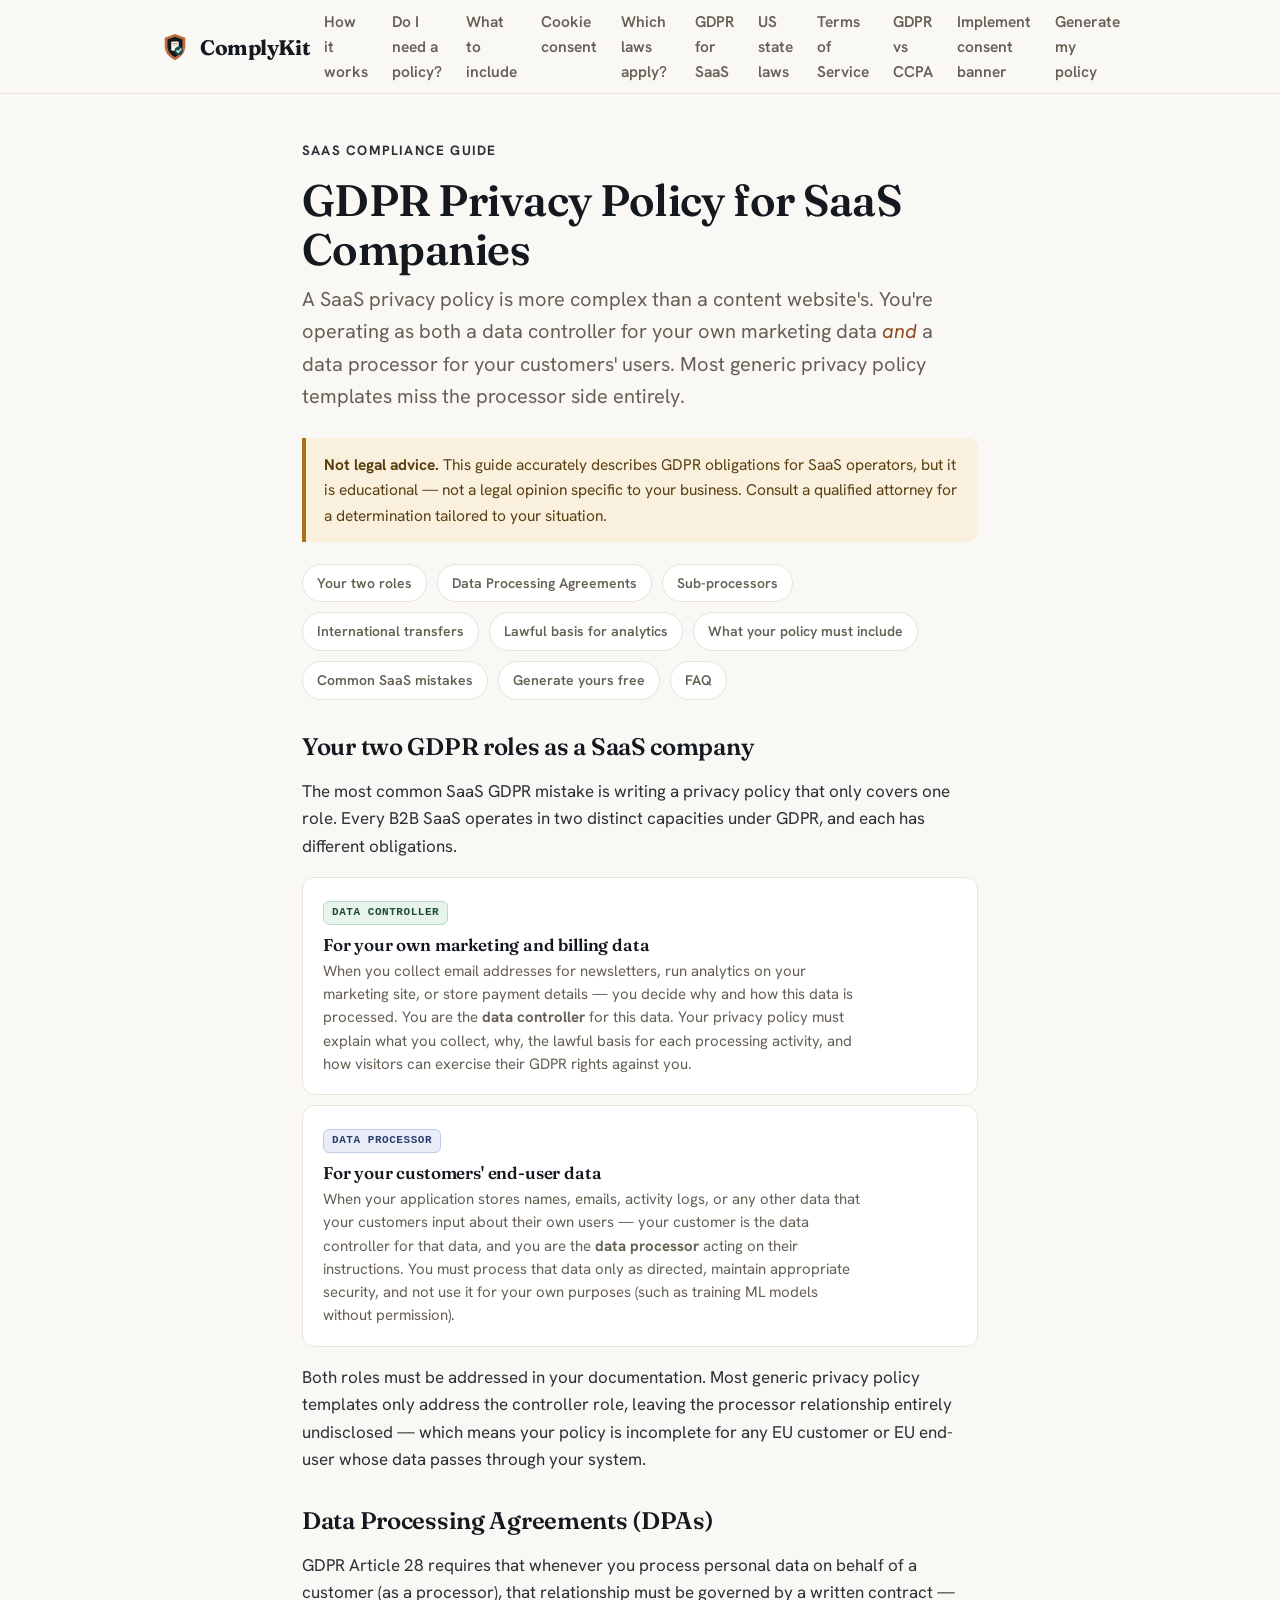
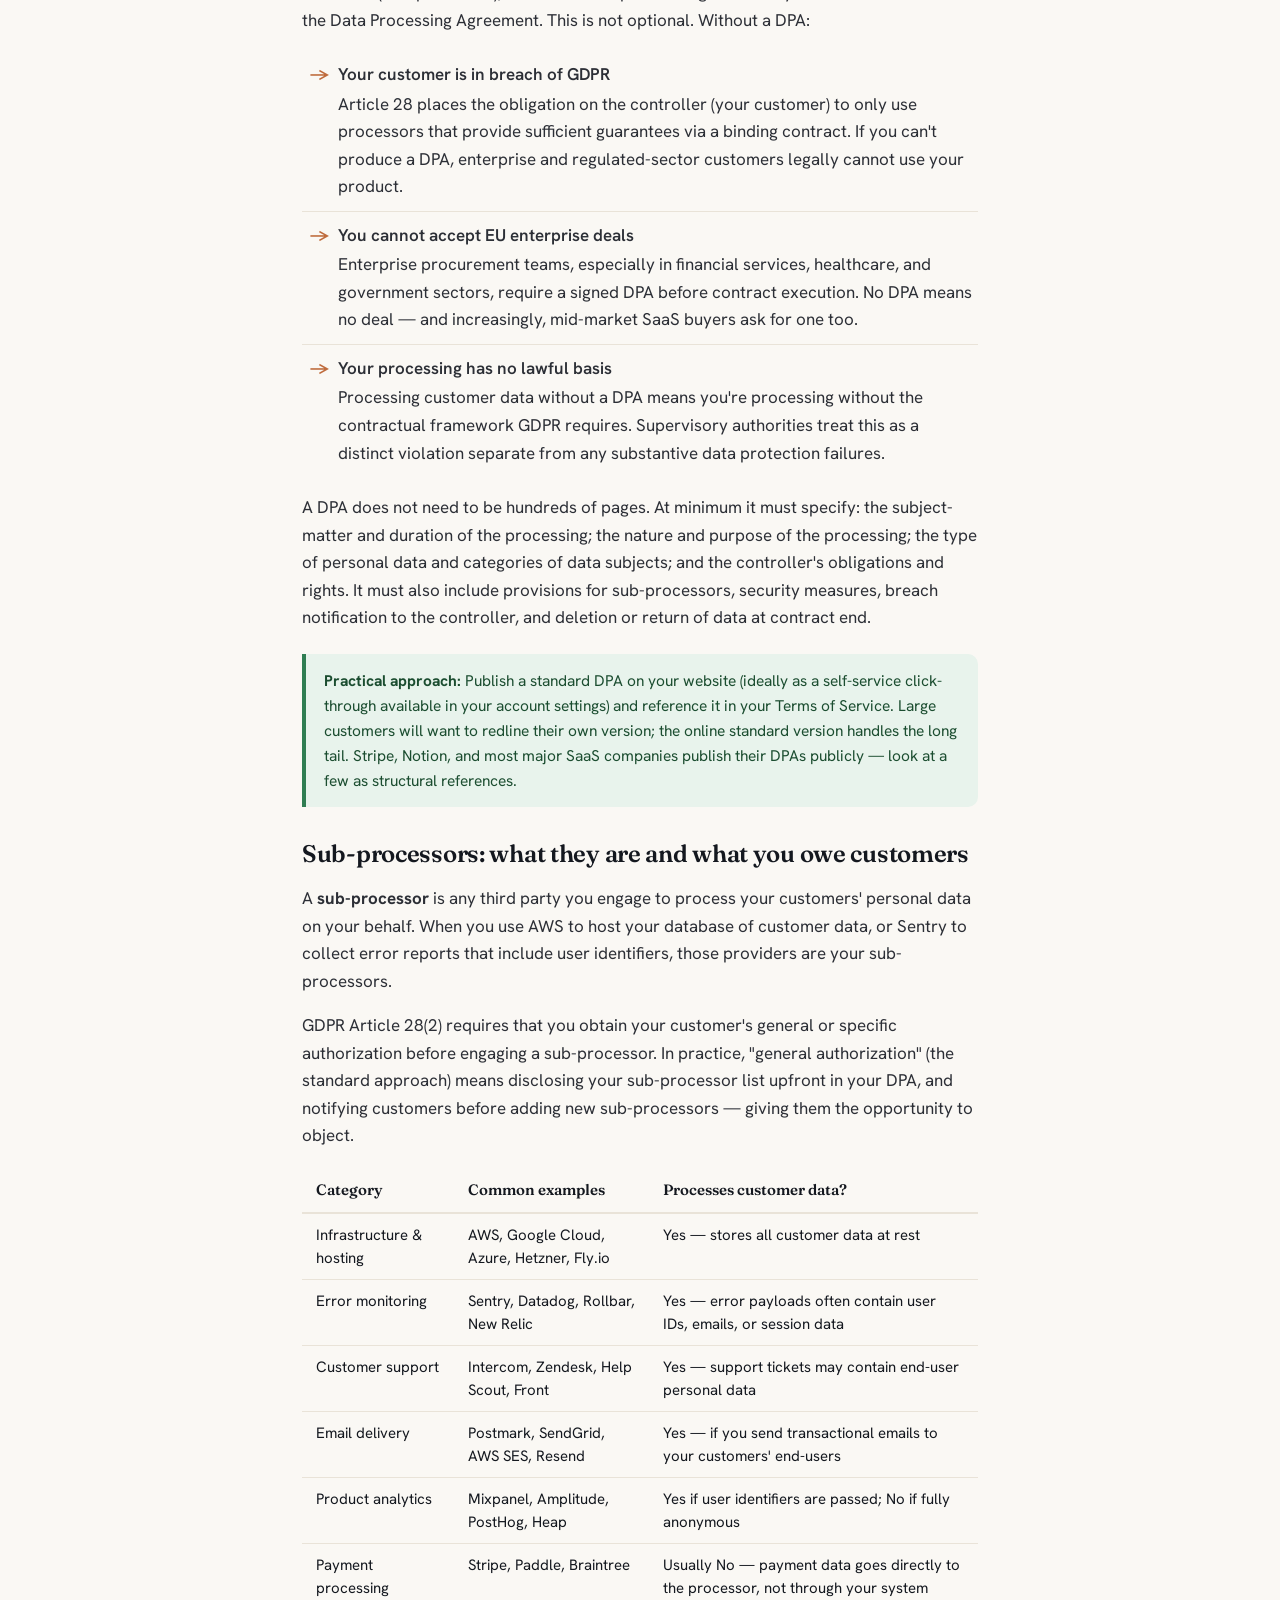
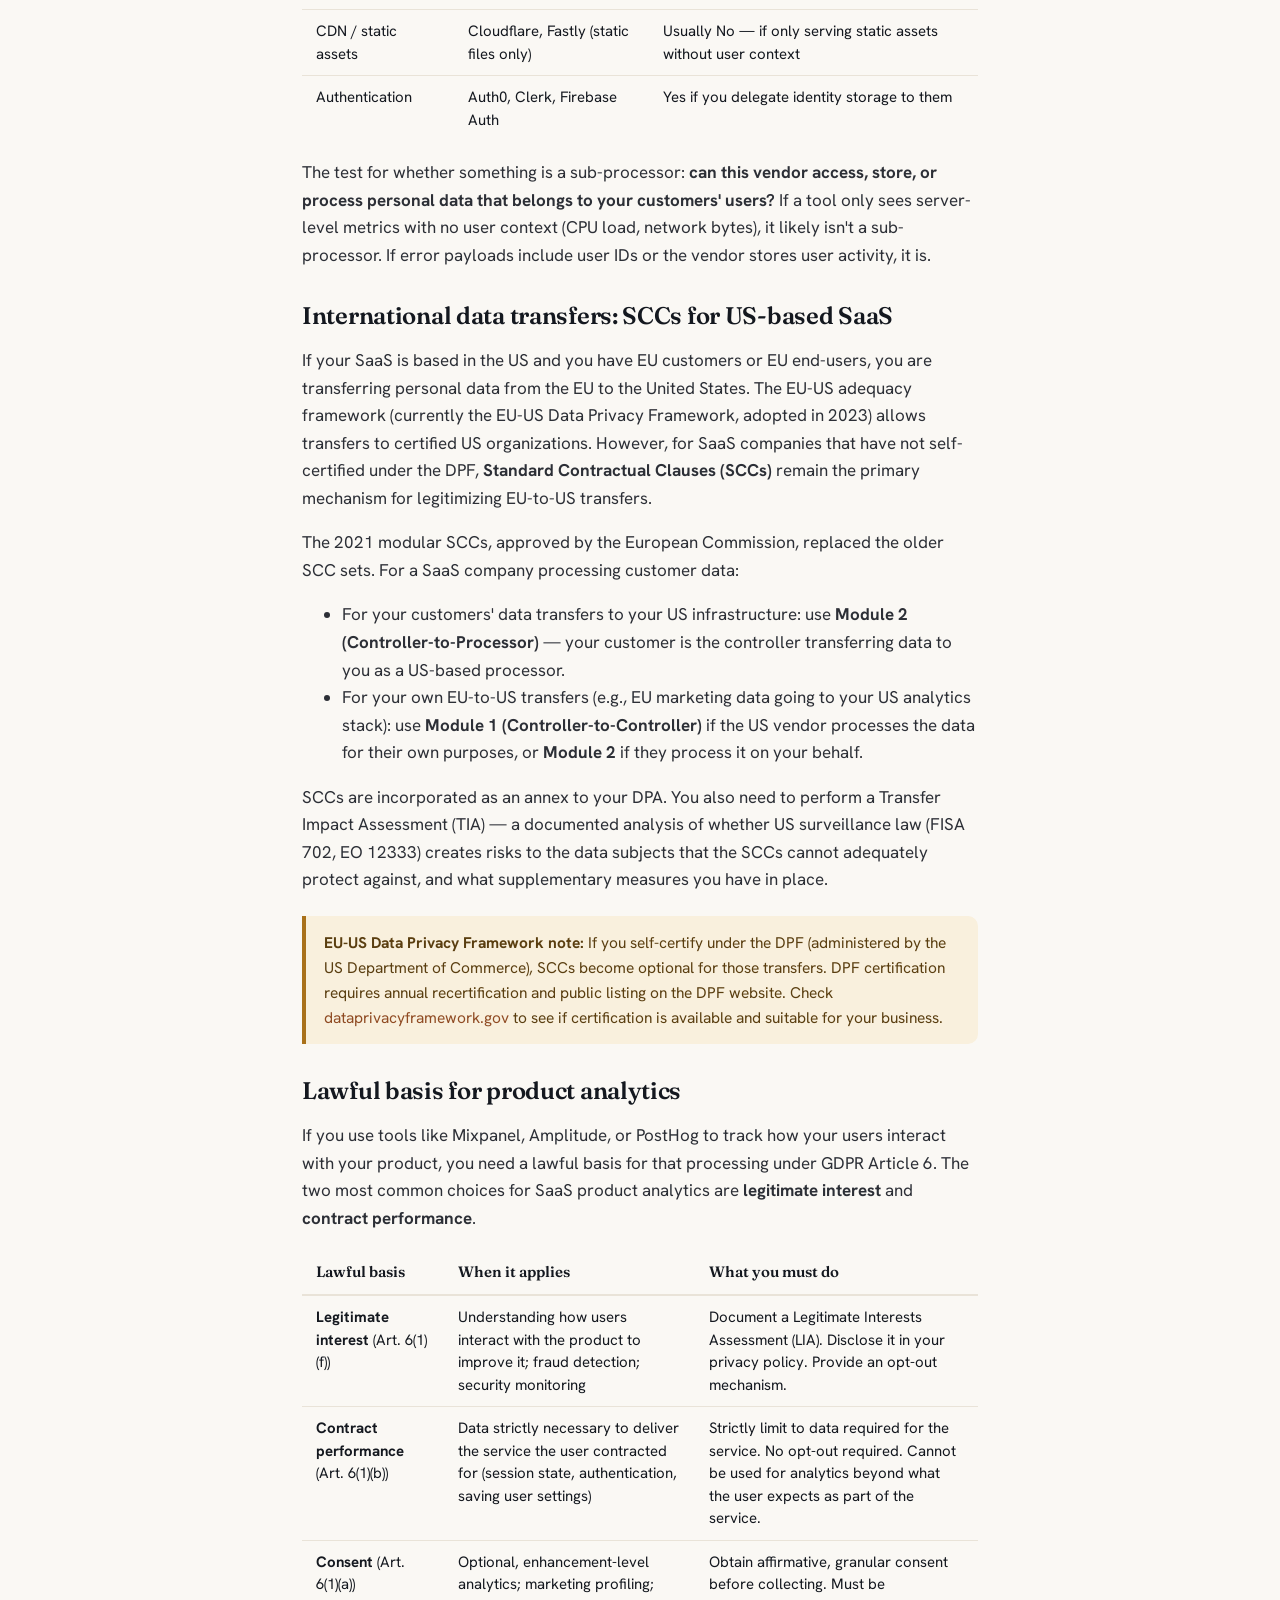
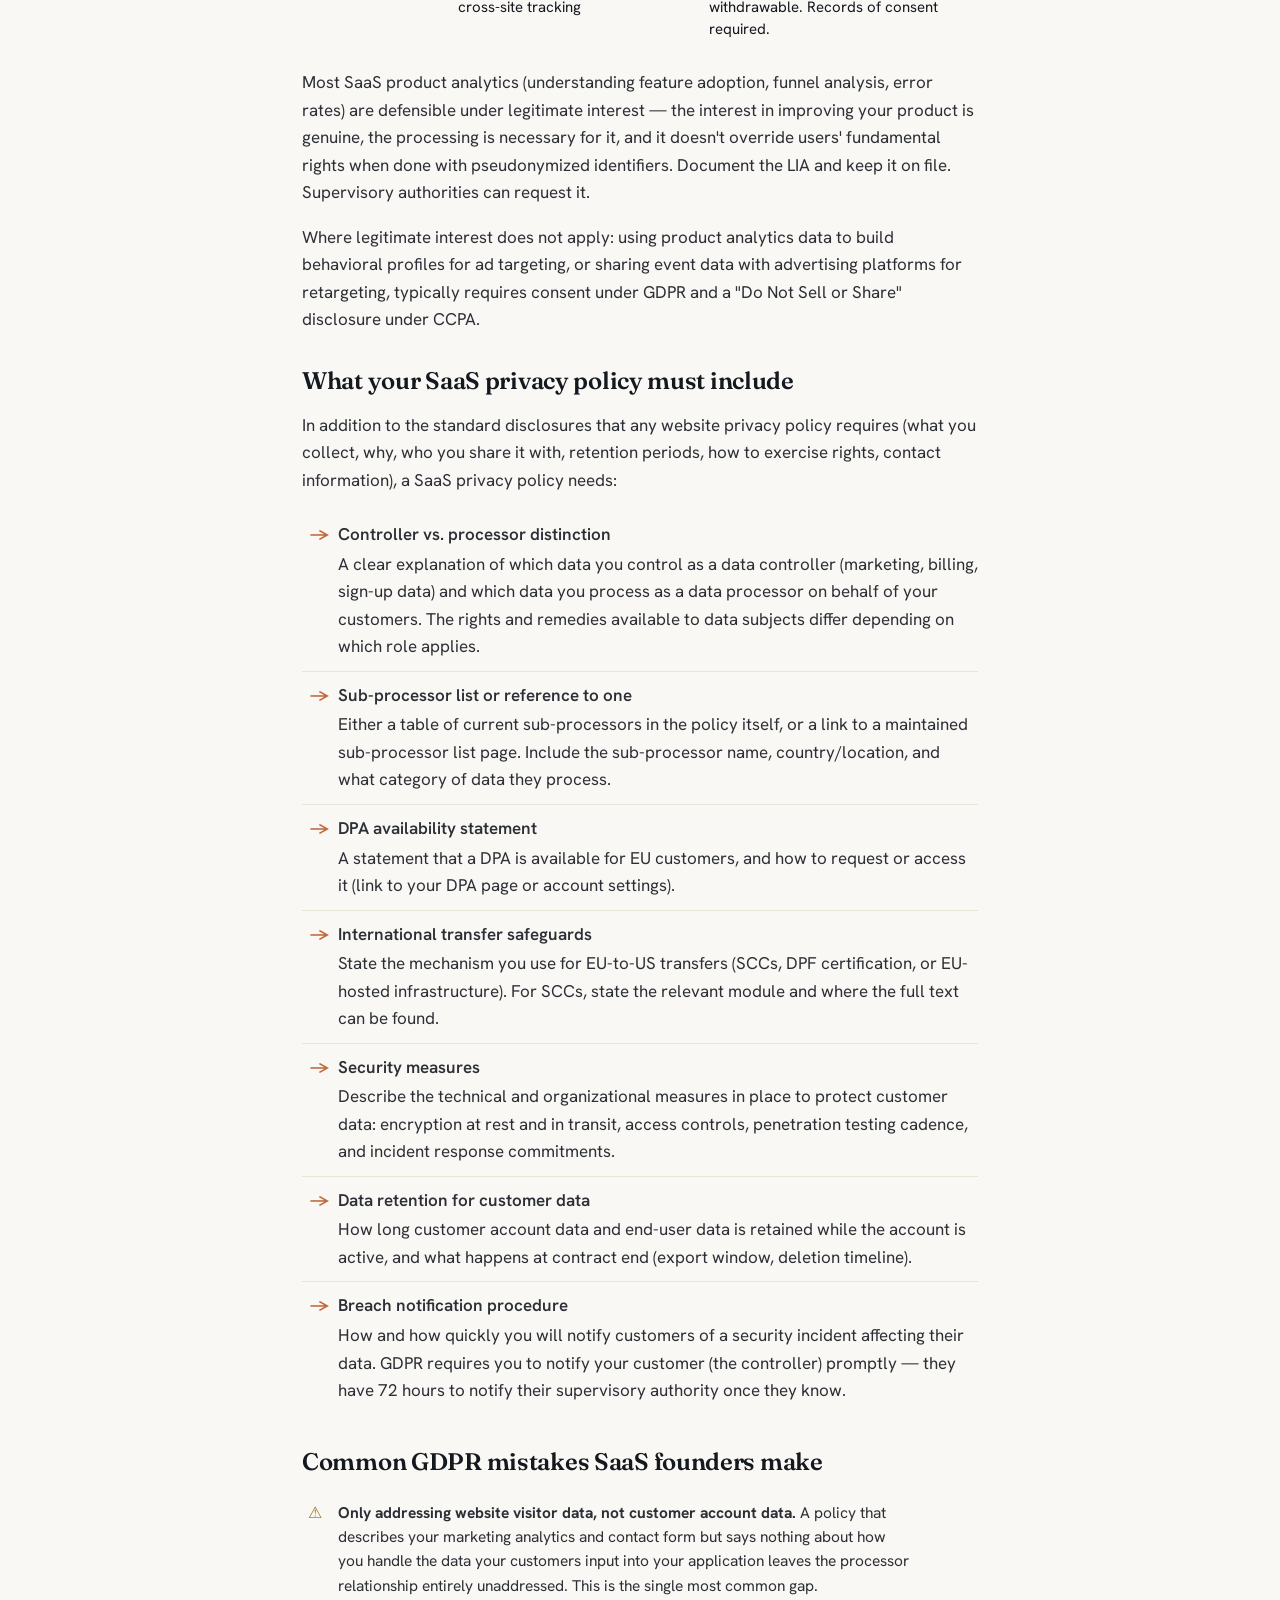
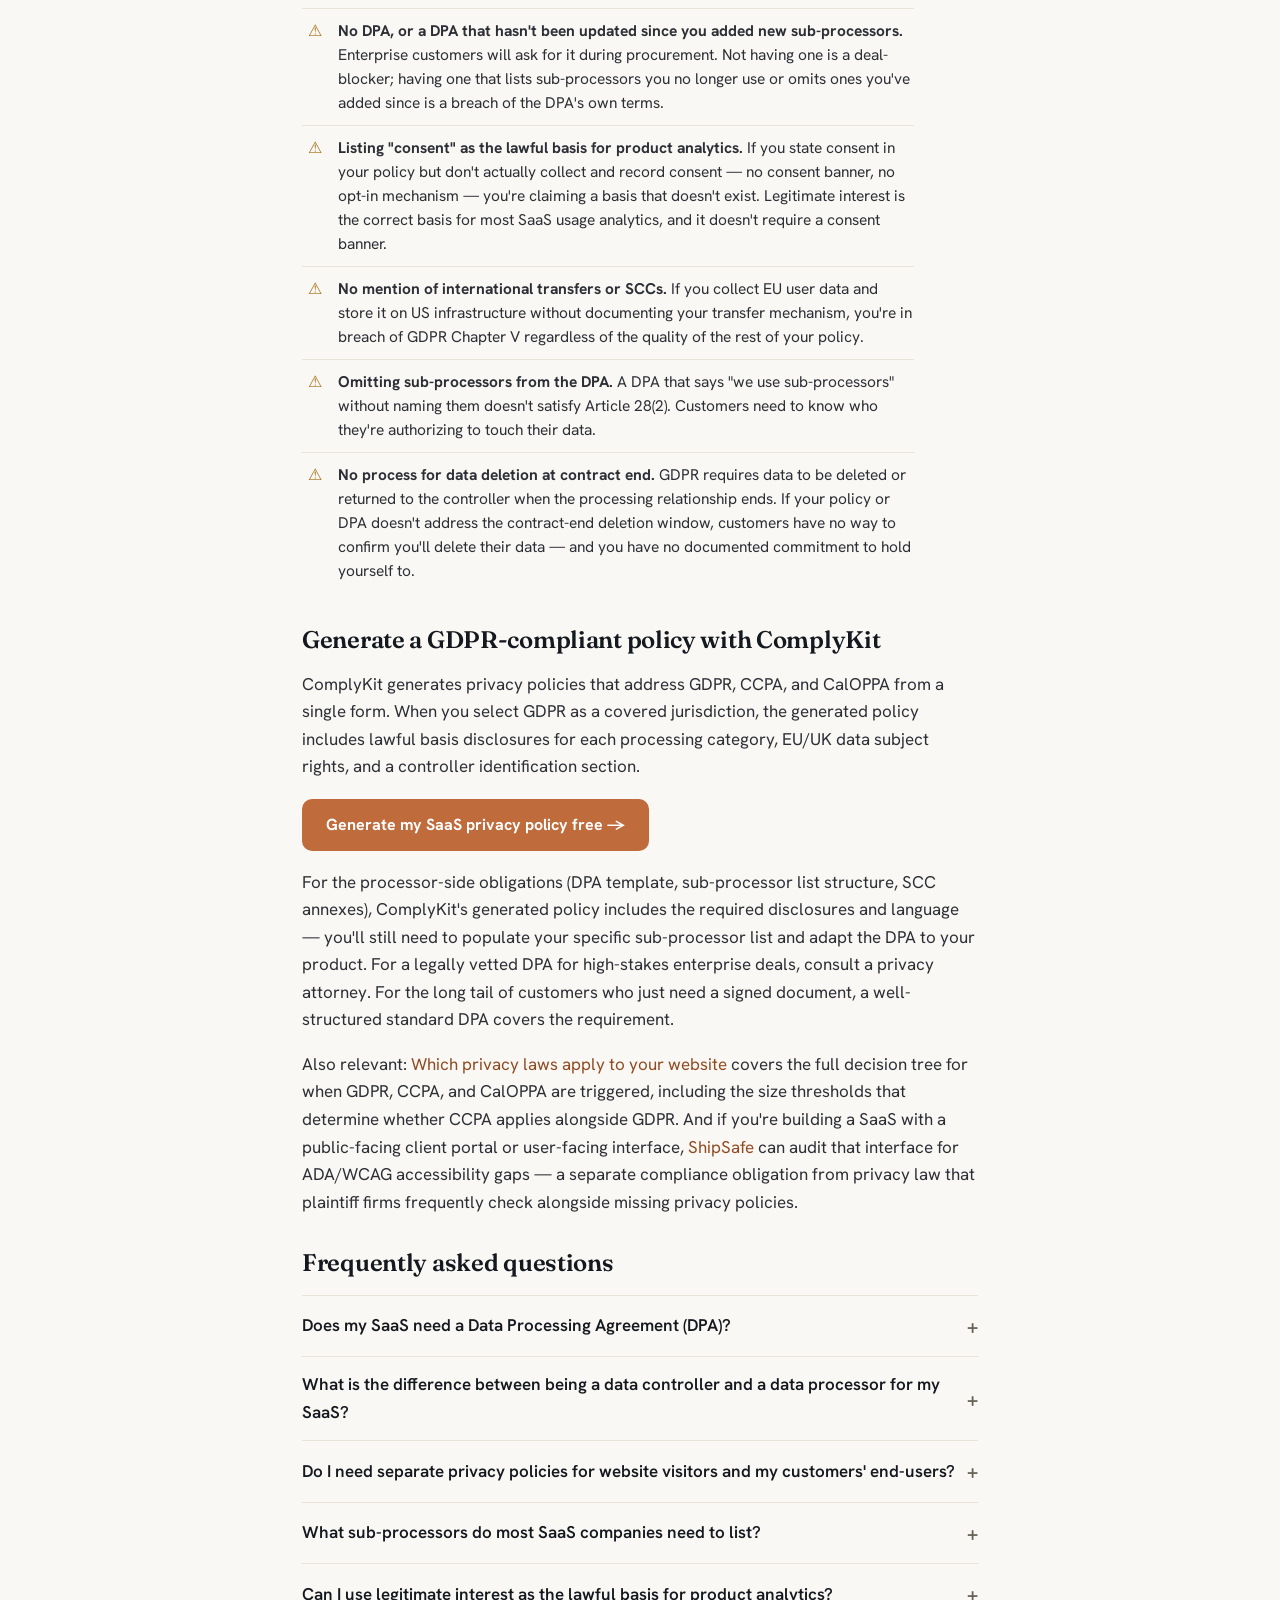
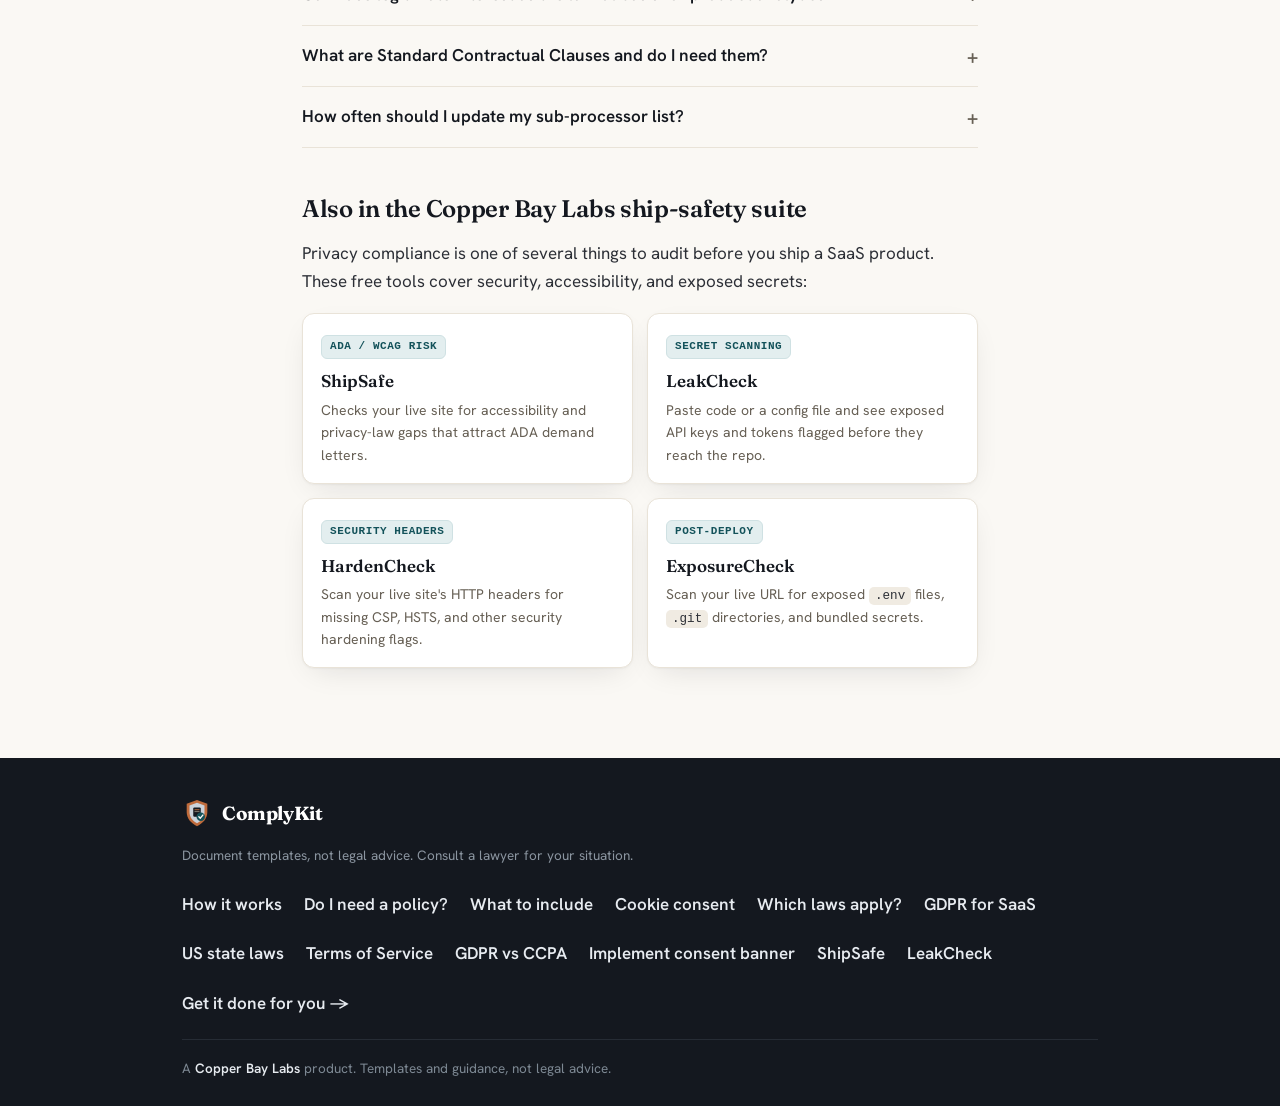
<file: guides/gdpr-privacy-policy-saas.html>
<!doctype html>
<html lang="en">
<head>
<meta charset="utf-8">
<meta name="viewport" content="width=device-width, initial-scale=1">
<title>GDPR Privacy Policy for SaaS Companies: What Your Policy Must Cover</title>
<meta name="description" content="A SaaS privacy policy has more obligations than a content site: you're a data processor for your customers, need a DPA, and must list sub-processors. Here's exactly what to include.">
<link rel="canonical" href="https://labs.copperbaytech.com/complykit/guides/gdpr-privacy-policy-saas.html">
<meta property="og:type" content="article">
<meta property="og:site_name" content="ComplyKit">
<meta property="og:title" content="GDPR Privacy Policy for SaaS Companies: What Your Policy Must Cover">
<meta property="og:description" content="A SaaS privacy policy has more obligations than a content site: you're a data processor for your customers, need a DPA, and must list sub-processors. Here's exactly what to include.">
<meta property="og:url" content="https://labs.copperbaytech.com/complykit/guides/gdpr-privacy-policy-saas.html">
<meta property="og:image" content="https://labs.copperbaytech.com/complykit/og-image.png">
<meta property="og:image:width" content="1200">
<meta property="og:image:height" content="630">
<meta name="twitter:card" content="summary_large_image">
<meta name="theme-color" content="#faf8f4">
<link rel="icon" href="../favicon.svg" type="image/svg+xml">
<link rel="apple-touch-icon" href="../apple-touch-icon.png">
<link rel="preconnect" href="https://fonts.googleapis.com">
<link rel="preconnect" href="https://fonts.gstatic.com" crossorigin>
<link href="https://fonts.googleapis.com/css2?family=Fraunces:opsz,wght@9..144,500;9..144,600;9..144,700&family=Hanken+Grotesk:wght@400;500;600;700&display=swap" rel="stylesheet">
<script type="application/ld+json">
{"@context":"https://schema.org","@type":"TechArticle","headline":"GDPR Privacy Policy for SaaS Companies: What Your Policy Must Cover","description":"A SaaS privacy policy is more complex than a content website's because you operate as both a data controller (for your own marketing and sign-up data) and a data processor (for your customers' end-user data). This guide explains the controller/processor distinction, Data Processing Agreements, sub-processor obligations, international transfer safeguards, and the common mistakes SaaS founders make when relying on a generic policy template.","author":{"@type":"Organization","name":"Copper Bay Labs","url":"https://copperbaytech.com"},"publisher":{"@type":"Organization","name":"Copper Bay Labs","url":"https://copperbaytech.com"},"datePublished":"2026-09-13","dateModified":"2026-09-13","mainEntityOfPage":"https://labs.copperbaytech.com/complykit/guides/gdpr-privacy-policy-saas.html","mainEntity":{"@type":"FAQPage","mainEntity":[{"@type":"Question","name":"Does my SaaS need a Data Processing Agreement (DPA)?","acceptedAnswer":{"@type":"Answer","text":"Yes, if you have customers in the EU or process EU residents' data on behalf of your customers. GDPR Article 28 requires that any data processor be engaged under a written contract — the DPA — that specifies the subject-matter, duration, nature, and purpose of the processing, as well as the processor's obligations. Enterprise and government customers will refuse to sign up or will churn if you can't provide a DPA on request. You don't need to send it to every customer proactively, but you do need one ready."}},{"@type":"Question","name":"What is the difference between being a data controller and a data processor for my SaaS?","acceptedAnswer":{"@type":"Answer","text":"You are a data controller when you decide why and how personal data is processed for your own purposes — for example, collecting email addresses to send newsletters, or using analytics to understand how visitors use your marketing site. You are a data processor when you handle personal data on behalf of your customer, who is the controller — for example, storing their end-users' names, emails, or activity in your application. Most SaaS companies are both: controller for their own marketing and billing data, processor for their customers' user data. Your privacy policy must address both roles separately."}},{"@type":"Question","name":"Do I need separate privacy policies for website visitors and customers' end-users?","acceptedAnswer":{"@type":"Answer","text":"You can handle both in a single privacy policy if it clearly distinguishes the two contexts. Many SaaS companies use a structure with a 'Website Visitors and Prospective Customers' section (where you are the controller) and a 'Customer Data' or 'Service Data' section (where you are the processor acting on the customer's instructions). Alternatively, some companies publish a separate 'Data Processing Policy' or 'Customer Data Policy' that covers the processor role in detail and is linked from the main privacy policy. Either approach is valid as long as both roles are disclosed clearly."}},{"@type":"Question","name":"What sub-processors do most SaaS companies need to list?","acceptedAnswer":{"@type":"Answer","text":"The most common sub-processors for a typical SaaS include: infrastructure and hosting (AWS, Google Cloud, Azure, Hetzner, Fly.io), payment processing (Stripe, Braintree, Paddle), customer support (Intercom, Zendesk, Help Scout), error and performance monitoring (Sentry, Datadog, New Relic), email delivery (Postmark, SendGrid, AWS SES), product analytics (Mixpanel, Amplitude, PostHog, Heap), and authentication (Auth0, Clerk, Firebase Auth). Not every sub-processor handles customer personal data — a CDN that serves static assets or a monitoring tool that only sees server metrics may not qualify. The test is whether the sub-processor can access, process, or store personal data from your customers' users."}},{"@type":"Question","name":"Can I use legitimate interest as the lawful basis for product analytics?","acceptedAnswer":{"@type":"Answer","text":"Yes — legitimate interest is a recognized lawful basis under GDPR Article 6(1)(f) and is commonly used for product analytics. The requirement is that you document a Legitimate Interests Assessment (LIA) that shows: (1) you have a genuine legitimate interest (understanding how users interact with your product to improve it), (2) processing is necessary for that interest (you can't achieve it without the data), and (3) the data subject's interests or rights do not override yours. For aggregated, pseudonymized usage analytics, a legitimate interest LIA is typically defensible. If you use the same tool to build behavioral profiles for ad targeting, that analysis changes. Document the LIA and keep it on file — supervisory authorities can ask for it."}},{"@type":"Question","name":"What are Standard Contractual Clauses and do I need them?","acceptedAnswer":{"@type":"Answer","text":"Standard Contractual Clauses (SCCs) are template contracts approved by the European Commission that provide legal safeguards when personal data is transferred from the EU to a country without an EU adequacy decision — which includes the United States. Since the Court of Justice of the EU invalidated the Privacy Shield framework in 2020 (Schrems II), SCCs are the primary mechanism US-based SaaS companies use to legitimize EU-to-US data transfers. You need them if you collect personal data from EU residents and store or process it in the US. The current version is the 2021 modular SCCs; they are incorporated into your DPA as an annex. Note: you also need to perform a Transfer Impact Assessment (TIA) alongside the SCCs if you store data in the US."}},{"@type":"Question","name":"How often should I update my sub-processor list?","acceptedAnswer":{"@type":"Answer","text":"GDPR requires that you notify customers in advance of adding new sub-processors — typically 30 days before the addition, giving customers the right to object. The notice period should be stated in your DPA. In practice, maintain a dated sub-processor list page on your site and notify customers by email or in-app whenever the list changes. Review the list every time your infrastructure changes (a new tool, a new hosting region, a new support platform). Your DPA should include a clause allowing customers to object to a new sub-processor if it materially changes the data protection risk — and stating what happens if they do (typically, you work with them to address concerns or allow them to exit the contract)."}}]}}
</script>
<link rel="stylesheet" href="../styles.css?v=1">
<style>
  .doc .lede{font-size:clamp(17px,2.3vw,20px);color:var(--muted)}
  .doc h2{scroll-margin-top:80px}
  .doc h3{font-family:"Fraunces",Georgia,serif;font-weight:600;font-size:19px;margin:22px 0 6px;letter-spacing:-.01em}
  .toc{display:flex;flex-wrap:wrap;gap:10px;margin:22px 0 6px;padding:0;list-style:none}
  .toc a{display:inline-block;background:var(--surface);border:1px solid var(--line);border-radius:999px;padding:7px 14px;font-size:14px;font-weight:600;color:var(--muted)}
  .toc a:hover{border-color:var(--bay);color:var(--ink);text-decoration:none}
  .callout{background:var(--warn-bg);border-left:4px solid var(--warn);border-radius:0 10px 10px 0;padding:14px 18px;margin:22px 0;font-size:15.5px;color:#5a3e10}
  .callout.tip{background:var(--pass-bg);border-left-color:var(--pass);color:#1b4d30}
  .law-table{width:100%;border-collapse:collapse;margin:18px 0;font-size:15px}
  .law-table th{text-align:left;padding:10px 14px;border-bottom:2px solid var(--line);font-weight:600;font-family:"Fraunces",serif;font-size:15px}
  .law-table td{padding:10px 14px;border-bottom:1px solid var(--line);vertical-align:top;line-height:1.5}
  .law-table tr:last-child td{border-bottom:none}
  .law-table .law-name{font-weight:600;white-space:nowrap}
  .trigger-list{margin:16px 0;padding:0;list-style:none}
  .trigger-list li{padding:8px 0 8px 32px;position:relative;border-bottom:1px solid var(--line);font-size:15.5px}
  .trigger-list li:last-child{border-bottom:none}
  .trigger-list li::before{content:"\2713";position:absolute;left:4px;color:var(--pass,#22a063);font-weight:700;font-size:16px}
  .doc code.inline{font-family:ui-monospace,Menlo,Consolas,monospace;font-size:.9em;background:var(--line-2,#f0ebe2);padding:2px 6px;border-radius:5px}
  .must-list{padding-left:0;list-style:none;margin:16px 0}
  .must-list li{padding:10px 0 10px 36px;position:relative;border-bottom:1px solid var(--line)}
  .must-list li:last-child{border-bottom:none}
  .must-list li::before{content:"\2192";position:absolute;left:8px;color:var(--copper);font-weight:700}
  .must-list strong{display:block;font-weight:600;margin-bottom:2px}
  .suite{display:grid;grid-template-columns:repeat(auto-fit,minmax(220px,1fr));gap:14px;margin:18px 0 6px}
  .suite a{display:block;background:var(--surface);border:1px solid var(--line);border-radius:12px;padding:16px 18px;box-shadow:var(--shadow);transition:box-shadow .15s,transform .15s,border-color .15s}
  .suite a:hover{text-decoration:none;box-shadow:var(--shadow-lift);transform:translateY(-2px);border-color:var(--line-2)}
  .suite .s-name{font-family:"Fraunces",serif;font-weight:600;font-size:17px;color:var(--ink);display:block;margin:0 0 4px}
  .suite p{color:var(--muted);font-size:14px;margin:0}
  .suite .s-tag{display:inline-block;margin-bottom:8px;font-family:ui-monospace,Menlo,Consolas,monospace;font-size:11px;font-weight:700;letter-spacing:.05em;text-transform:uppercase;color:var(--bay);background:var(--bay-tint,#e3eeef);border:1px solid #cfe1e3;border-radius:6px;padding:2px 8px}
  .faq-section{margin:18px 0}
  .faq-section details{border-bottom:1px solid var(--line);padding:14px 0}
  .faq-section details:first-child{border-top:1px solid var(--line)}
  .faq-section summary{font-weight:600;cursor:pointer;list-style:none;display:flex;justify-content:space-between;align-items:center;gap:12px}
  .faq-section summary::-webkit-details-marker{display:none}
  .faq-section summary::after{content:"+";font-size:20px;color:var(--muted);flex-shrink:0}
  .faq-section details[open] summary::after{content:"\2212"}
  .faq-section details p{margin:12px 0 4px;color:var(--muted)}
  .decision-box{background:var(--surface);border:1px solid var(--line);border-radius:12px;padding:20px 22px;margin:22px 0}
  .decision-box ol{margin:12px 0 0;padding-left:20px}
  .decision-box li{margin-bottom:10px;font-size:15.5px;line-height:1.55}
  .decision-box li strong{color:var(--ink)}
  .role-card{background:var(--surface);border:1px solid var(--line);border-radius:12px;padding:18px 20px;margin:10px 0}
  .role-card .role-label{display:inline-block;font-family:ui-monospace,Menlo,Consolas,monospace;font-size:11px;font-weight:700;letter-spacing:.05em;text-transform:uppercase;border-radius:6px;padding:2px 8px;margin-bottom:10px}
  .role-label.controller{color:#1b4d30;background:var(--pass-bg,#e6f7ee);border:1px solid #b5ddc5}
  .role-label.processor{color:#2c3e6e;background:#e8edf8;border:1px solid #c0cbea}
  .role-card h3{margin:0 0 6px;font-family:"Fraunces",serif;font-size:17px;font-weight:600}
  .role-card p{margin:0;font-size:15px;color:var(--muted);line-height:1.55}
  .mistake-list{margin:16px 0;padding:0;list-style:none}
  .mistake-list li{padding:10px 0 10px 36px;position:relative;border-bottom:1px solid var(--line);font-size:15.5px;line-height:1.55}
  .mistake-list li:last-child{border-bottom:none}
  .mistake-list li::before{content:"\26A0";position:absolute;left:6px;color:var(--warn,#d97706);font-size:16px}
</style>
</head>
<body>
<a class="skip" href="#main">Skip to main content</a>

<header class="masthead" role="banner">
  <div class="wrap hdr-bar">
    <a class="brand" href="../" aria-label="ComplyKit — go to homepage">
      <svg class="mark" viewBox="0 0 64 64" aria-hidden="true" focusable="false">
        <path d="M32 4 54 12 V30 C54 44 45 54 32 60 C19 54 10 44 10 30 V12 Z" fill="#bf6b3c"/>
        <path d="M32 10 48 16 V30 C48 41 41.5 49 32 54 C22.5 49 16 41 16 30 V16 Z" fill="#14181f"/>
        <rect x="24" y="20" width="16" height="20" rx="2.5" fill="#faf8f4"/>
        <line x1="27.5" y1="25" x2="36.5" y2="25" stroke="#bf6b3c" stroke-width="2" stroke-linecap="round"/>
        <line x1="27.5" y1="29" x2="36.5" y2="29" stroke="#cbd2da" stroke-width="2" stroke-linecap="round"/>
        <circle cx="40" cy="40" r="9" fill="#13525a"/>
        <path d="M36 40 39 43 44.5 36.5" fill="none" stroke="#faf8f4" stroke-width="3" stroke-linecap="round" stroke-linejoin="round"/>
      </svg>
      <span class="wordmark">ComplyKit</span>
    </a>
    <nav class="nav" aria-label="Primary navigation">
      <a href="../about.html">How it works</a>
      <a href="do-i-need-a-privacy-policy.html">Do I need a policy?</a>
      <a href="what-should-a-privacy-policy-include.html">What to include</a>
      <a href="cookie-consent-banner-requirements.html">Cookie consent</a>
      <a href="which-privacy-laws-apply-to-my-website.html">Which laws apply?</a>
      <a href="gdpr-privacy-policy-saas.html" aria-current="page">GDPR for SaaS</a>
      <a href="us-cookie-consent-state-laws.html">US state laws</a>
      <a href="how-to-write-terms-of-service.html">Terms of Service</a>
        <a href="gdpr-vs-ccpa.html">GDPR vs CCPA</a>
      <a href="gdpr-cookie-consent-implementation.html">Implement consent banner</a>
      <a href="../">Generate my policy</a>
    </nav>
  </div>
</header>

<main id="main">
<article class="doc">
  <div class="wrap narrow">
    <p class="eyebrow" style="text-align:left">SaaS compliance guide</p>
    <h1>GDPR Privacy Policy for SaaS Companies</h1>
    <p class="lede">A SaaS privacy policy is more complex than a content website's. You're operating as both a data controller for your own marketing data <em>and</em> a data processor for your customers' users. Most generic privacy policy templates miss the processor side entirely.</p>

    <div class="callout">
      <strong>Not legal advice.</strong> This guide accurately describes GDPR obligations for SaaS operators, but it is educational — not a legal opinion specific to your business. Consult a qualified attorney for a determination tailored to your situation.
    </div>

    <ul class="toc" aria-label="On this page">
      <li><a href="#roles">Your two roles</a></li>
      <li><a href="#dpa">Data Processing Agreements</a></li>
      <li><a href="#sub-processors">Sub-processors</a></li>
      <li><a href="#transfers">International transfers</a></li>
      <li><a href="#lawful-basis">Lawful basis for analytics</a></li>
      <li><a href="#policy-must-include">What your policy must include</a></li>
      <li><a href="#mistakes">Common SaaS mistakes</a></li>
      <li><a href="#generate">Generate yours free</a></li>
      <li><a href="#faq">FAQ</a></li>
    </ul>

    <h2 id="roles">Your two GDPR roles as a SaaS company</h2>
    <p>The most common SaaS GDPR mistake is writing a privacy policy that only covers one role. Every B2B SaaS operates in two distinct capacities under GDPR, and each has different obligations.</p>

    <div class="role-card">
      <span class="role-label controller">Data controller</span>
      <h3>For your own marketing and billing data</h3>
      <p>When you collect email addresses for newsletters, run analytics on your marketing site, or store payment details — you decide why and how this data is processed. You are the <strong>data controller</strong> for this data. Your privacy policy must explain what you collect, why, the lawful basis for each processing activity, and how visitors can exercise their GDPR rights against you.</p>
    </div>

    <div class="role-card">
      <span class="role-label processor">Data processor</span>
      <h3>For your customers' end-user data</h3>
      <p>When your application stores names, emails, activity logs, or any other data that your customers input about their own users — your customer is the data controller for that data, and you are the <strong>data processor</strong> acting on their instructions. You must process that data only as directed, maintain appropriate security, and not use it for your own purposes (such as training ML models without permission).</p>
    </div>

    <p>Both roles must be addressed in your documentation. Most generic privacy policy templates only address the controller role, leaving the processor relationship entirely undisclosed — which means your policy is incomplete for any EU customer or EU end-user whose data passes through your system.</p>

    <h2 id="dpa">Data Processing Agreements (DPAs)</h2>
    <p>GDPR Article 28 requires that whenever you process personal data on behalf of a customer (as a processor), that relationship must be governed by a written contract — the Data Processing Agreement. This is not optional. Without a DPA:</p>

    <ul class="must-list">
      <li>
        <strong>Your customer is in breach of GDPR</strong>
        Article 28 places the obligation on the controller (your customer) to only use processors that provide sufficient guarantees via a binding contract. If you can't produce a DPA, enterprise and regulated-sector customers legally cannot use your product.
      </li>
      <li>
        <strong>You cannot accept EU enterprise deals</strong>
        Enterprise procurement teams, especially in financial services, healthcare, and government sectors, require a signed DPA before contract execution. No DPA means no deal — and increasingly, mid-market SaaS buyers ask for one too.
      </li>
      <li>
        <strong>Your processing has no lawful basis</strong>
        Processing customer data without a DPA means you're processing without the contractual framework GDPR requires. Supervisory authorities treat this as a distinct violation separate from any substantive data protection failures.
      </li>
    </ul>

    <p>A DPA does not need to be hundreds of pages. At minimum it must specify: the subject-matter and duration of the processing; the nature and purpose of the processing; the type of personal data and categories of data subjects; and the controller's obligations and rights. It must also include provisions for sub-processors, security measures, breach notification to the controller, and deletion or return of data at contract end.</p>

    <div class="callout tip">
      <strong>Practical approach:</strong> Publish a standard DPA on your website (ideally as a self-service click-through available in your account settings) and reference it in your Terms of Service. Large customers will want to redline their own version; the online standard version handles the long tail. Stripe, Notion, and most major SaaS companies publish their DPAs publicly — look at a few as structural references.
    </div>

    <h2 id="sub-processors">Sub-processors: what they are and what you owe customers</h2>
    <p>A <strong>sub-processor</strong> is any third party you engage to process your customers' personal data on your behalf. When you use AWS to host your database of customer data, or Sentry to collect error reports that include user identifiers, those providers are your sub-processors.</p>

    <p>GDPR Article 28(2) requires that you obtain your customer's general or specific authorization before engaging a sub-processor. In practice, "general authorization" (the standard approach) means disclosing your sub-processor list upfront in your DPA, and notifying customers before adding new sub-processors — giving them the opportunity to object.</p>

    <table class="law-table">
      <thead>
        <tr>
          <th>Category</th>
          <th>Common examples</th>
          <th>Processes customer data?</th>
        </tr>
      </thead>
      <tbody>
        <tr>
          <td>Infrastructure &amp; hosting</td>
          <td>AWS, Google Cloud, Azure, Hetzner, Fly.io</td>
          <td>Yes — stores all customer data at rest</td>
        </tr>
        <tr>
          <td>Error monitoring</td>
          <td>Sentry, Datadog, Rollbar, New Relic</td>
          <td>Yes — error payloads often contain user IDs, emails, or session data</td>
        </tr>
        <tr>
          <td>Customer support</td>
          <td>Intercom, Zendesk, Help Scout, Front</td>
          <td>Yes — support tickets may contain end-user personal data</td>
        </tr>
        <tr>
          <td>Email delivery</td>
          <td>Postmark, SendGrid, AWS SES, Resend</td>
          <td>Yes — if you send transactional emails to your customers' end-users</td>
        </tr>
        <tr>
          <td>Product analytics</td>
          <td>Mixpanel, Amplitude, PostHog, Heap</td>
          <td>Yes if user identifiers are passed; No if fully anonymous</td>
        </tr>
        <tr>
          <td>Payment processing</td>
          <td>Stripe, Paddle, Braintree</td>
          <td>Usually No — payment data goes directly to the processor, not through your system</td>
        </tr>
        <tr>
          <td>CDN / static assets</td>
          <td>Cloudflare, Fastly (static files only)</td>
          <td>Usually No — if only serving static assets without user context</td>
        </tr>
        <tr>
          <td>Authentication</td>
          <td>Auth0, Clerk, Firebase Auth</td>
          <td>Yes if you delegate identity storage to them</td>
        </tr>
      </tbody>
    </table>

    <p>The test for whether something is a sub-processor: <strong>can this vendor access, store, or process personal data that belongs to your customers' users?</strong> If a tool only sees server-level metrics with no user context (CPU load, network bytes), it likely isn't a sub-processor. If error payloads include user IDs or the vendor stores user activity, it is.</p>

    <h2 id="transfers">International data transfers: SCCs for US-based SaaS</h2>
    <p>If your SaaS is based in the US and you have EU customers or EU end-users, you are transferring personal data from the EU to the United States. The EU-US adequacy framework (currently the EU-US Data Privacy Framework, adopted in 2023) allows transfers to certified US organizations. However, for SaaS companies that have not self-certified under the DPF, <strong>Standard Contractual Clauses (SCCs)</strong> remain the primary mechanism for legitimizing EU-to-US transfers.</p>

    <p>The 2021 modular SCCs, approved by the European Commission, replaced the older SCC sets. For a SaaS company processing customer data:</p>

    <ul>
      <li>For your customers' data transfers to your US infrastructure: use <strong>Module 2 (Controller-to-Processor)</strong> — your customer is the controller transferring data to you as a US-based processor.</li>
      <li>For your own EU-to-US transfers (e.g., EU marketing data going to your US analytics stack): use <strong>Module 1 (Controller-to-Controller)</strong> if the US vendor processes the data for their own purposes, or <strong>Module 2</strong> if they process it on your behalf.</li>
    </ul>

    <p>SCCs are incorporated as an annex to your DPA. You also need to perform a Transfer Impact Assessment (TIA) — a documented analysis of whether US surveillance law (FISA 702, EO 12333) creates risks to the data subjects that the SCCs cannot adequately protect against, and what supplementary measures you have in place.</p>

    <div class="callout">
      <strong>EU-US Data Privacy Framework note:</strong> If you self-certify under the DPF (administered by the US Department of Commerce), SCCs become optional for those transfers. DPF certification requires annual recertification and public listing on the DPF website. Check <a href="https://www.dataprivacyframework.gov" target="_blank" rel="noopener noreferrer">dataprivacyframework.gov</a> to see if certification is available and suitable for your business.
    </div>

    <h2 id="lawful-basis">Lawful basis for product analytics</h2>
    <p>If you use tools like Mixpanel, Amplitude, or PostHog to track how your users interact with your product, you need a lawful basis for that processing under GDPR Article 6. The two most common choices for SaaS product analytics are <strong>legitimate interest</strong> and <strong>contract performance</strong>.</p>

    <table class="law-table">
      <thead>
        <tr>
          <th>Lawful basis</th>
          <th>When it applies</th>
          <th>What you must do</th>
        </tr>
      </thead>
      <tbody>
        <tr>
          <td><strong>Legitimate interest</strong> (Art. 6(1)(f))</td>
          <td>Understanding how users interact with the product to improve it; fraud detection; security monitoring</td>
          <td>Document a Legitimate Interests Assessment (LIA). Disclose it in your privacy policy. Provide an opt-out mechanism.</td>
        </tr>
        <tr>
          <td><strong>Contract performance</strong> (Art. 6(1)(b))</td>
          <td>Data strictly necessary to deliver the service the user contracted for (session state, authentication, saving user settings)</td>
          <td>Strictly limit to data required for the service. No opt-out required. Cannot be used for analytics beyond what the user expects as part of the service.</td>
        </tr>
        <tr>
          <td><strong>Consent</strong> (Art. 6(1)(a))</td>
          <td>Optional, enhancement-level analytics; marketing profiling; cross-site tracking</td>
          <td>Obtain affirmative, granular consent before collecting. Must be withdrawable. Records of consent required.</td>
        </tr>
      </tbody>
    </table>

    <p>Most SaaS product analytics (understanding feature adoption, funnel analysis, error rates) are defensible under legitimate interest — the interest in improving your product is genuine, the processing is necessary for it, and it doesn't override users' fundamental rights when done with pseudonymized identifiers. Document the LIA and keep it on file. Supervisory authorities can request it.</p>

    <p>Where legitimate interest does not apply: using product analytics data to build behavioral profiles for ad targeting, or sharing event data with advertising platforms for retargeting, typically requires consent under GDPR and a "Do Not Sell or Share" disclosure under CCPA.</p>

    <h2 id="policy-must-include">What your SaaS privacy policy must include</h2>
    <p>In addition to the standard disclosures that any website privacy policy requires (what you collect, why, who you share it with, retention periods, how to exercise rights, contact information), a SaaS privacy policy needs:</p>

    <ul class="must-list">
      <li>
        <strong>Controller vs. processor distinction</strong>
        A clear explanation of which data you control as a data controller (marketing, billing, sign-up data) and which data you process as a data processor on behalf of your customers. The rights and remedies available to data subjects differ depending on which role applies.
      </li>
      <li>
        <strong>Sub-processor list or reference to one</strong>
        Either a table of current sub-processors in the policy itself, or a link to a maintained sub-processor list page. Include the sub-processor name, country/location, and what category of data they process.
      </li>
      <li>
        <strong>DPA availability statement</strong>
        A statement that a DPA is available for EU customers, and how to request or access it (link to your DPA page or account settings).
      </li>
      <li>
        <strong>International transfer safeguards</strong>
        State the mechanism you use for EU-to-US transfers (SCCs, DPF certification, or EU-hosted infrastructure). For SCCs, state the relevant module and where the full text can be found.
      </li>
      <li>
        <strong>Security measures</strong>
        Describe the technical and organizational measures in place to protect customer data: encryption at rest and in transit, access controls, penetration testing cadence, and incident response commitments.
      </li>
      <li>
        <strong>Data retention for customer data</strong>
        How long customer account data and end-user data is retained while the account is active, and what happens at contract end (export window, deletion timeline).
      </li>
      <li>
        <strong>Breach notification procedure</strong>
        How and how quickly you will notify customers of a security incident affecting their data. GDPR requires you to notify your customer (the controller) promptly — they have 72 hours to notify their supervisory authority once they know.
      </li>
    </ul>

    <h2 id="mistakes">Common GDPR mistakes SaaS founders make</h2>

    <ul class="mistake-list">
      <li>
        <strong>Only addressing website visitor data, not customer account data.</strong> A policy that describes your marketing analytics and contact form but says nothing about how you handle the data your customers input into your application leaves the processor relationship entirely unaddressed. This is the single most common gap.
      </li>
      <li>
        <strong>No DPA, or a DPA that hasn't been updated since you added new sub-processors.</strong> Enterprise customers will ask for it during procurement. Not having one is a deal-blocker; having one that lists sub-processors you no longer use or omits ones you've added since is a breach of the DPA's own terms.
      </li>
      <li>
        <strong>Listing "consent" as the lawful basis for product analytics.</strong> If you state consent in your policy but don't actually collect and record consent — no consent banner, no opt-in mechanism — you're claiming a basis that doesn't exist. Legitimate interest is the correct basis for most SaaS usage analytics, and it doesn't require a consent banner.
      </li>
      <li>
        <strong>No mention of international transfers or SCCs.</strong> If you collect EU user data and store it on US infrastructure without documenting your transfer mechanism, you're in breach of GDPR Chapter V regardless of the quality of the rest of your policy.
      </li>
      <li>
        <strong>Omitting sub-processors from the DPA.</strong> A DPA that says "we use sub-processors" without naming them doesn't satisfy Article 28(2). Customers need to know who they're authorizing to touch their data.
      </li>
      <li>
        <strong>No process for data deletion at contract end.</strong> GDPR requires data to be deleted or returned to the controller when the processing relationship ends. If your policy or DPA doesn't address the contract-end deletion window, customers have no way to confirm you'll delete their data — and you have no documented commitment to hold yourself to.
      </li>
    </ul>

    <h2 id="generate">Generate a GDPR-compliant policy with ComplyKit</h2>
    <p>ComplyKit generates privacy policies that address GDPR, CCPA, and CalOPPA from a single form. When you select GDPR as a covered jurisdiction, the generated policy includes lawful basis disclosures for each processing category, EU/UK data subject rights, and a controller identification section.</p>
    <p style="margin:18px 0">
      <a href="../" class="btn-primary" style="display:inline-block;background:var(--copper);color:#fff;font-weight:700;padding:13px 24px;border-radius:10px;text-decoration:none;font-size:16px">Generate my SaaS privacy policy free &rarr;</a>
    </p>
    <p>For the processor-side obligations (DPA template, sub-processor list structure, SCC annexes), ComplyKit's generated policy includes the required disclosures and language — you'll still need to populate your specific sub-processor list and adapt the DPA to your product. For a legally vetted DPA for high-stakes enterprise deals, consult a privacy attorney. For the long tail of customers who just need a signed document, a well-structured standard DPA covers the requirement.</p>

    <p>Also relevant: <a href="which-privacy-laws-apply-to-my-website.html">Which privacy laws apply to your website</a> covers the full decision tree for when GDPR, CCPA, and CalOPPA are triggered, including the size thresholds that determine whether CCPA applies alongside GDPR. And if you're building a SaaS with a public-facing client portal or user-facing interface, <a href="https://labs.copperbaytech.com/shipsafe/" target="_blank" rel="noopener noreferrer">ShipSafe</a> can audit that interface for ADA/WCAG accessibility gaps — a separate compliance obligation from privacy law that plaintiff firms frequently check alongside missing privacy policies.</p>

    <h2 id="faq">Frequently asked questions</h2>
    <div class="faq-section" aria-label="Frequently asked questions">
      <details>
        <summary>Does my SaaS need a Data Processing Agreement (DPA)?</summary>
        <p>Yes, if you have customers in the EU or process EU residents' data on behalf of your customers. GDPR Article 28 requires that processor relationships be governed by a written contract specifying the subject-matter, nature, and purpose of the processing, plus processor obligations. Enterprise and government customers will not proceed without one. Publish a standard DPA and make it available in your account settings or on request.</p>
      </details>
      <details>
        <summary>What is the difference between being a data controller and a data processor for my SaaS?</summary>
        <p>You are a data controller when you decide why and how personal data is processed for your own purposes — marketing analytics, billing data, newsletter subscribers. You are a data processor when you handle your customers' end-user data on their behalf, acting on their instructions. Most SaaS companies are both simultaneously: controller for their own marketing and billing data, processor for customer data stored in the application. Your privacy policy must address both roles.</p>
      </details>
      <details>
        <summary>Do I need separate privacy policies for website visitors and my customers' end-users?</summary>
        <p>No — a single document can cover both if it clearly distinguishes the two contexts. A common approach is to use separate sections: one for "Website Visitors and Prospective Customers" (where you are the controller) and one for "Customer Data" or "Service Data" (where you are the processor). Some companies add a separate Data Processing Policy page for detailed processor disclosures linked from the main privacy policy. Either structure works as long as both roles are addressed.</p>
      </details>
      <details>
        <summary>What sub-processors do most SaaS companies need to list?</summary>
        <p>The most common are: infrastructure and hosting (AWS, GCP, Azure, Fly.io), error and performance monitoring (Sentry, Datadog, New Relic), customer support (Intercom, Zendesk, Help Scout), email delivery (Postmark, SendGrid, AWS SES), product analytics (Mixpanel, Amplitude, PostHog), and authentication providers (Auth0, Clerk, Firebase Auth). The test is whether the vendor can access, store, or process personal data belonging to your customers' users. A CDN serving only static files is usually not a sub-processor; a monitoring tool that receives error payloads containing user IDs is.</p>
      </details>
      <details>
        <summary>Can I use legitimate interest as the lawful basis for product analytics?</summary>
        <p>Yes, for product usage analytics (feature adoption, funnel analysis, error rates). Legitimate interest is a recognized lawful basis under GDPR Article 6(1)(f) and doesn't require a consent banner. You must document a Legitimate Interests Assessment (LIA) showing that your interest is genuine, processing is necessary for it, and it doesn't override data subjects' rights. Keep the LIA on file — supervisory authorities can request it. Where you use analytics data for ad targeting or cross-site behavioral profiling, consent is required instead.</p>
      </details>
      <details>
        <summary>What are Standard Contractual Clauses and do I need them?</summary>
        <p>SCCs are template contracts approved by the European Commission that legitimize personal data transfers from the EU to countries without an EU adequacy decision — including the United States. If your SaaS is US-based and you collect personal data from EU residents or customers, you need SCCs (Module 2: Controller-to-Processor for customer data transferred to you; Module 1: Controller-to-Controller for EU marketing data sent to US-based analytics vendors). SCCs are incorporated as an annex to your DPA. Alternatively, self-certify under the EU-US Data Privacy Framework (DPF) at dataprivacyframework.gov.</p>
      </details>
      <details>
        <summary>How often should I update my sub-processor list?</summary>
        <p>Update it whenever you add or remove a sub-processor, and notify customers in advance — typically 30 days before adding a new sub-processor that processes their data. Your DPA should state the notice period and customers' right to object. In practice: maintain a dated sub-processor list page on your site and email customers when it changes. Review the list every time your infrastructure changes — a new monitoring tool, a new hosting region, a new support platform.</p>
      </details>
    </div>

    <h2 style="margin-top:48px">Also in the Copper Bay Labs ship-safety suite</h2>
    <p>Privacy compliance is one of several things to audit before you ship a SaaS product. These free tools cover security, accessibility, and exposed secrets:</p>
    <div class="suite">
      <a href="https://labs.copperbaytech.com/shipsafe/" target="_blank" rel="noopener noreferrer">
        <span class="s-tag">ADA / WCAG risk</span>
        <span class="s-name">ShipSafe</span>
        <p>Checks your live site for accessibility and privacy-law gaps that attract ADA demand letters.</p>
      </a>
      <a href="https://labs.copperbaytech.com/leakcheck/" target="_blank" rel="noopener noreferrer">
        <span class="s-tag">Secret scanning</span>
        <span class="s-name">LeakCheck</span>
        <p>Paste code or a config file and see exposed API keys and tokens flagged before they reach the repo.</p>
      </a>
      <a href="https://labs.copperbaytech.com/hardencheck/" target="_blank" rel="noopener noreferrer">
        <span class="s-tag">Security headers</span>
        <span class="s-name">HardenCheck</span>
        <p>Scan your live site's HTTP headers for missing CSP, HSTS, and other security hardening flags.</p>
      </a>
      <a href="https://labs.copperbaytech.com/exposurecheck/" target="_blank" rel="noopener noreferrer">
        <span class="s-tag">Post-deploy</span>
        <span class="s-name">ExposureCheck</span>
        <p>Scan your live URL for exposed <code class="inline">.env</code> files, <code class="inline">.git</code> directories, and bundled secrets.</p>
      </a>
    </div>
  </div>
</article>
</main>

<footer class="footer" role="contentinfo">
  <div class="wrap foot">
    <div>
      <a class="brand small" href="../" aria-label="ComplyKit — go to homepage">
        <svg class="mark" viewBox="0 0 64 64" aria-hidden="true">
          <path d="M32 4 54 12 V30 C54 44 45 54 32 60 C19 54 10 44 10 30 V12 Z" fill="#bf6b3c"/>
          <path d="M32 10 48 16 V30 C48 41 41.5 49 32 54 C22.5 49 16 41 16 30 V16 Z" fill="#cbd2da"/>
          <rect x="24" y="20" width="16" height="20" rx="2.5" fill="#14181f"/>
          <line x1="27.5" y1="25" x2="36.5" y2="25" stroke="#bf6b3c" stroke-width="2" stroke-linecap="round"/>
          <line x1="27.5" y1="29" x2="36.5" y2="29" stroke="#8a8276" stroke-width="2" stroke-linecap="round"/>
          <circle cx="40" cy="40" r="9" fill="#13525a"/>
          <path d="M36 40 39 43 44.5 36.5" fill="none" stroke="#faf8f4" stroke-width="3" stroke-linecap="round" stroke-linejoin="round"/>
        </svg>
        <span class="wordmark">ComplyKit</span>
      </a>
      <p class="fine">Document templates, not legal advice. Consult a lawyer for your situation.</p>
    </div>
    <nav class="foot-nav" aria-label="Footer navigation">
      <a href="../about.html">How it works</a>
      <a href="do-i-need-a-privacy-policy.html">Do I need a policy?</a>
      <a href="what-should-a-privacy-policy-include.html">What to include</a>
      <a href="cookie-consent-banner-requirements.html">Cookie consent</a>
      <a href="which-privacy-laws-apply-to-my-website.html">Which laws apply?</a>
      <a href="gdpr-privacy-policy-saas.html">GDPR for SaaS</a>
      <a href="us-cookie-consent-state-laws.html">US state laws</a>
      <a href="how-to-write-terms-of-service.html">Terms of Service</a>
        <a href="gdpr-vs-ccpa.html">GDPR vs CCPA</a>
      <a href="gdpr-cookie-consent-implementation.html">Implement consent banner</a>
      <a href="https://labs.copperbaytech.com/shipsafe/" target="_blank" rel="noopener noreferrer">ShipSafe</a>
      <a href="https://labs.copperbaytech.com/leakcheck/" target="_blank" rel="noopener noreferrer">LeakCheck</a>
      <a href="https://copperbaytech.com" target="_blank" rel="noopener noreferrer">Get it done for you <span aria-hidden="true">&rarr;</span><span class="sr-only">(opens in new tab)</span></a>
    </nav>
  </div>
  <div class="wrap">
    <p class="madeby">A <a href="https://copperbaytech.com" target="_blank" rel="noopener noreferrer">Copper Bay Labs<span class="sr-only"> (opens in new tab)</span></a> product. <span class="disclaimer">Templates and guidance, not legal advice.</span></p>
  </div>
</footer>

</body>
</html>
</file>
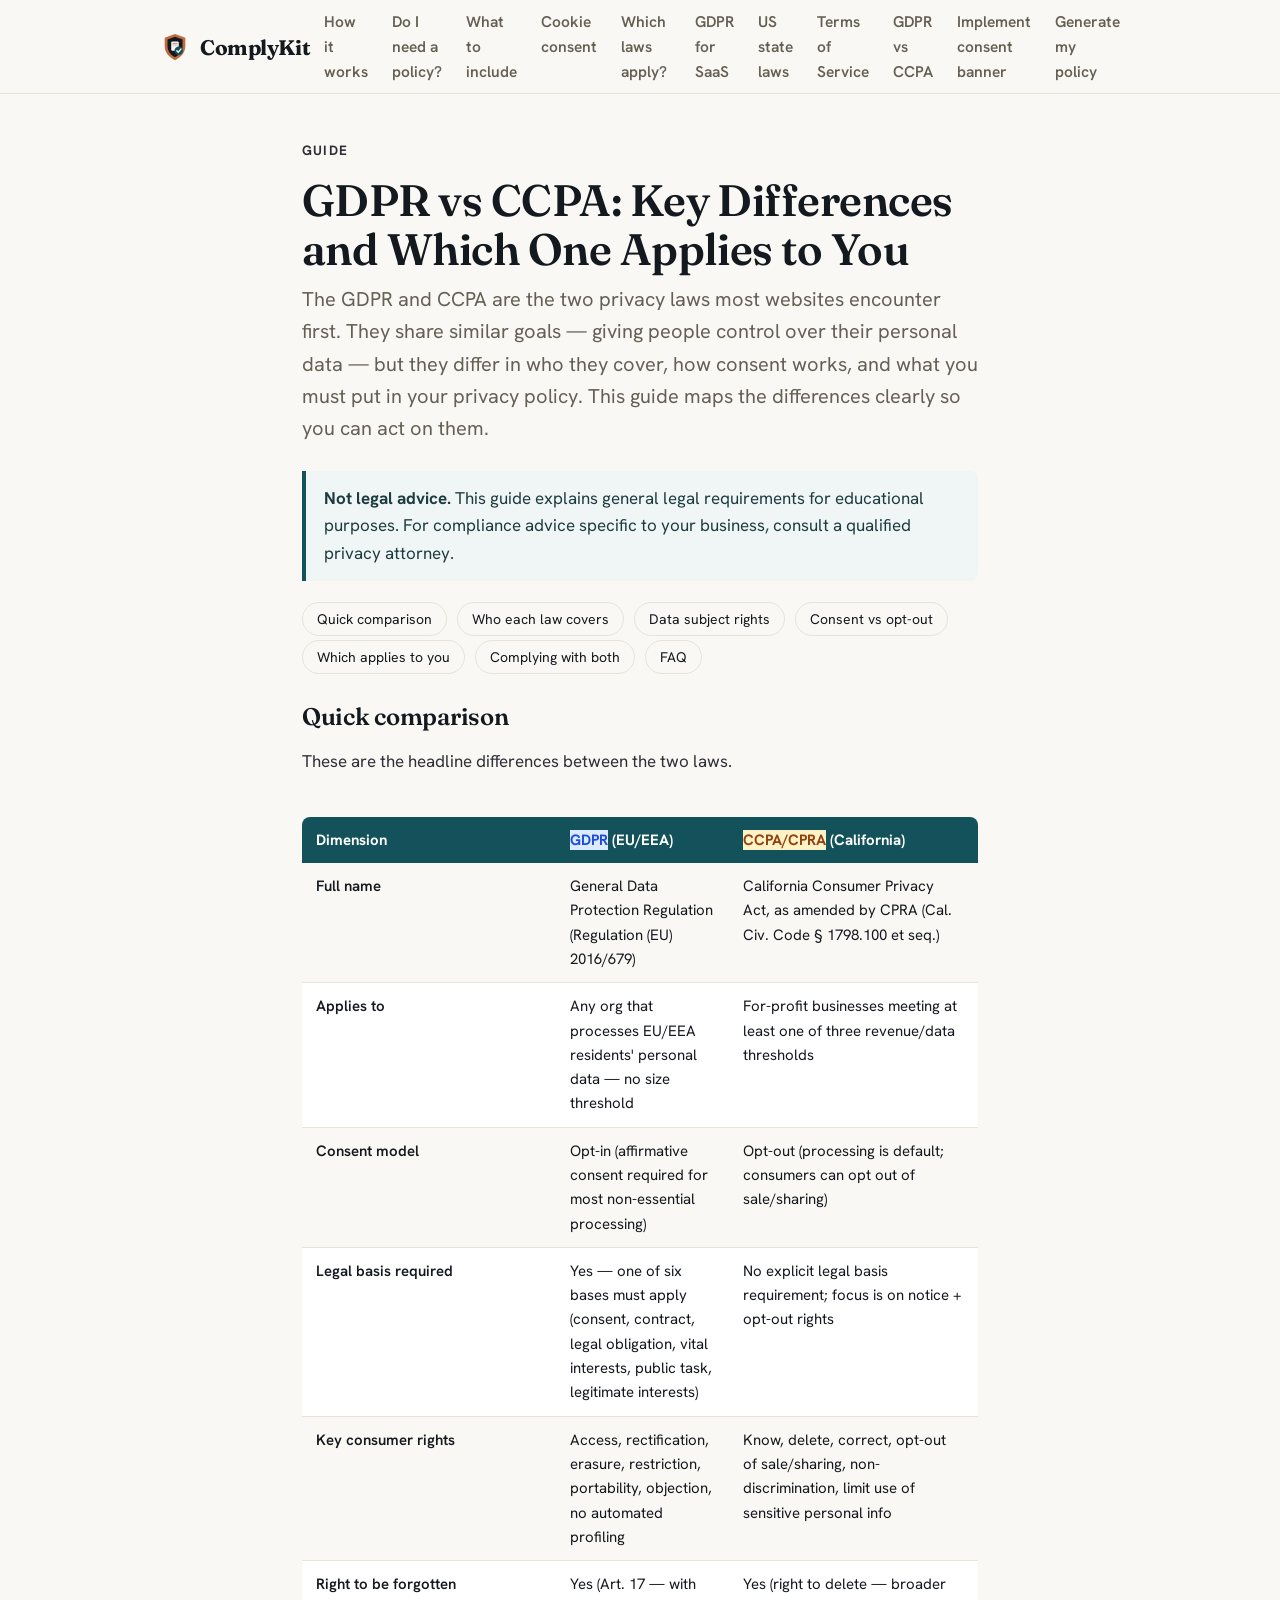
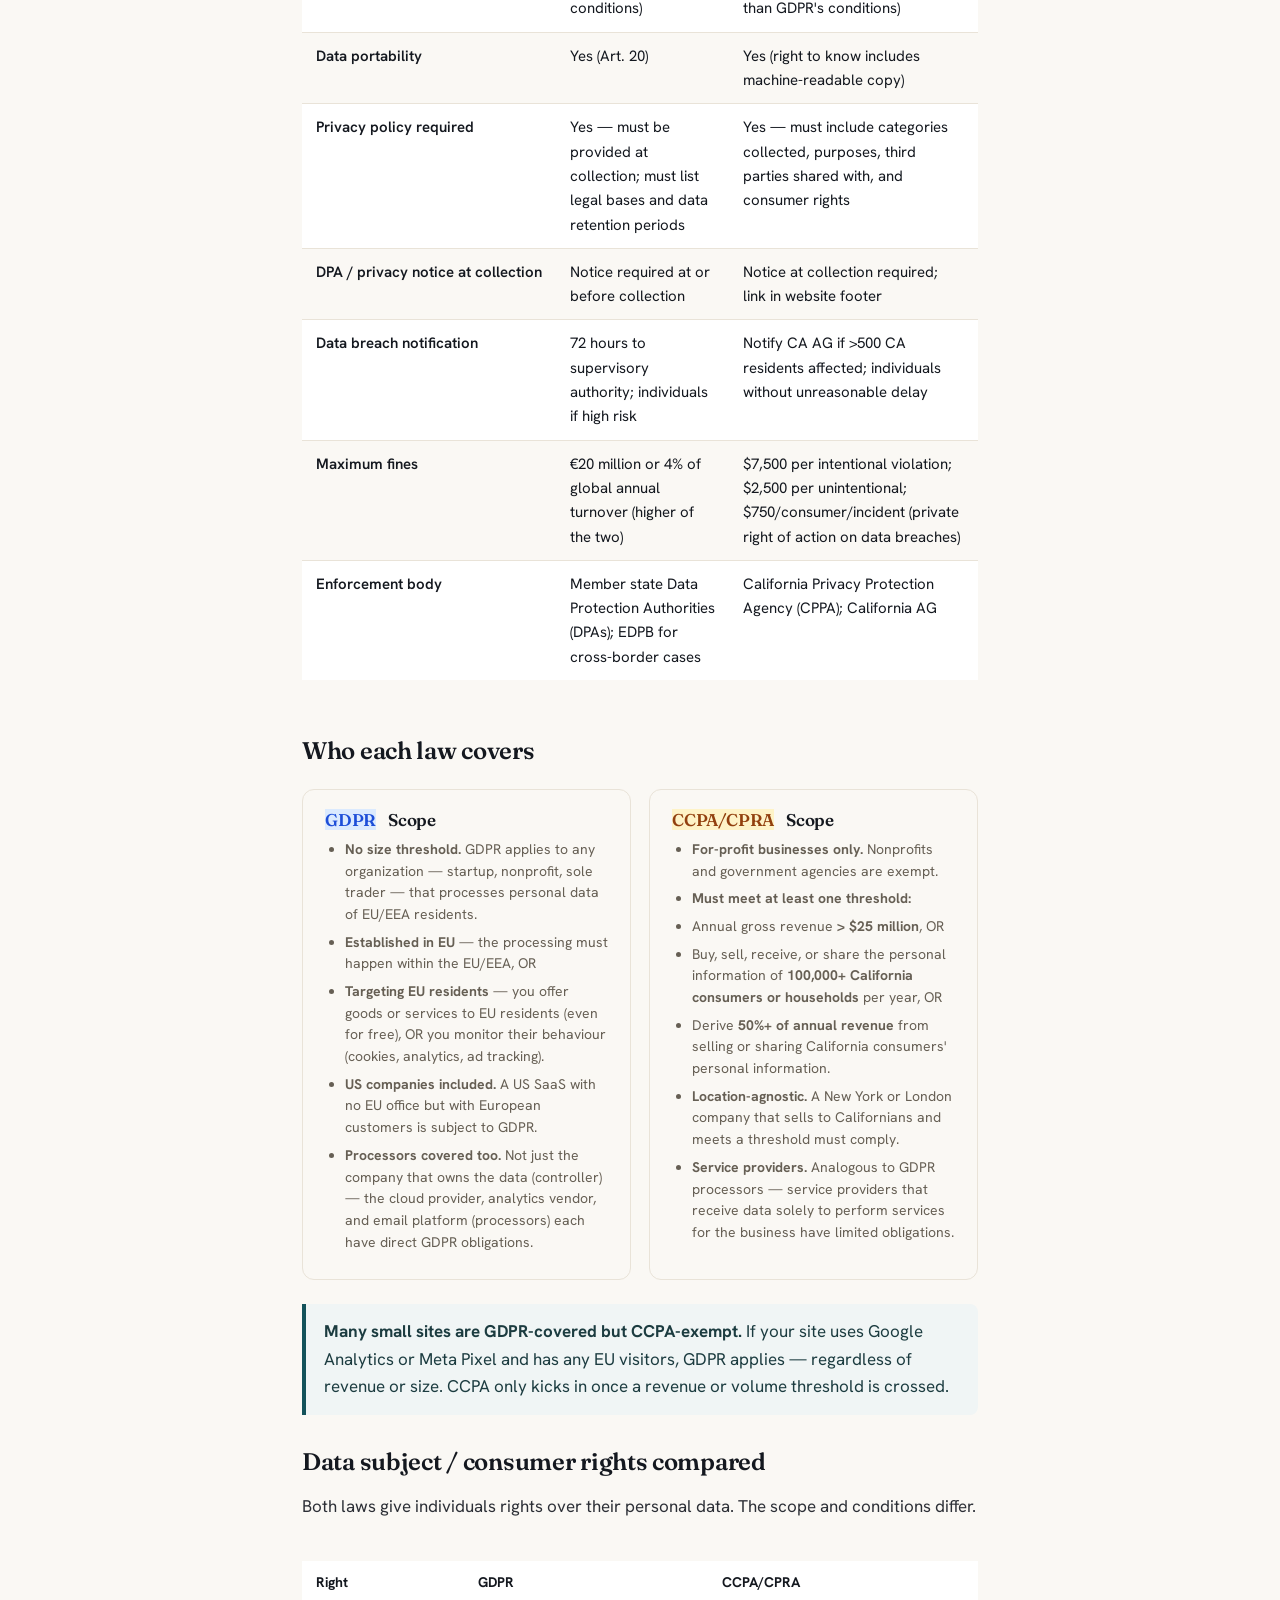
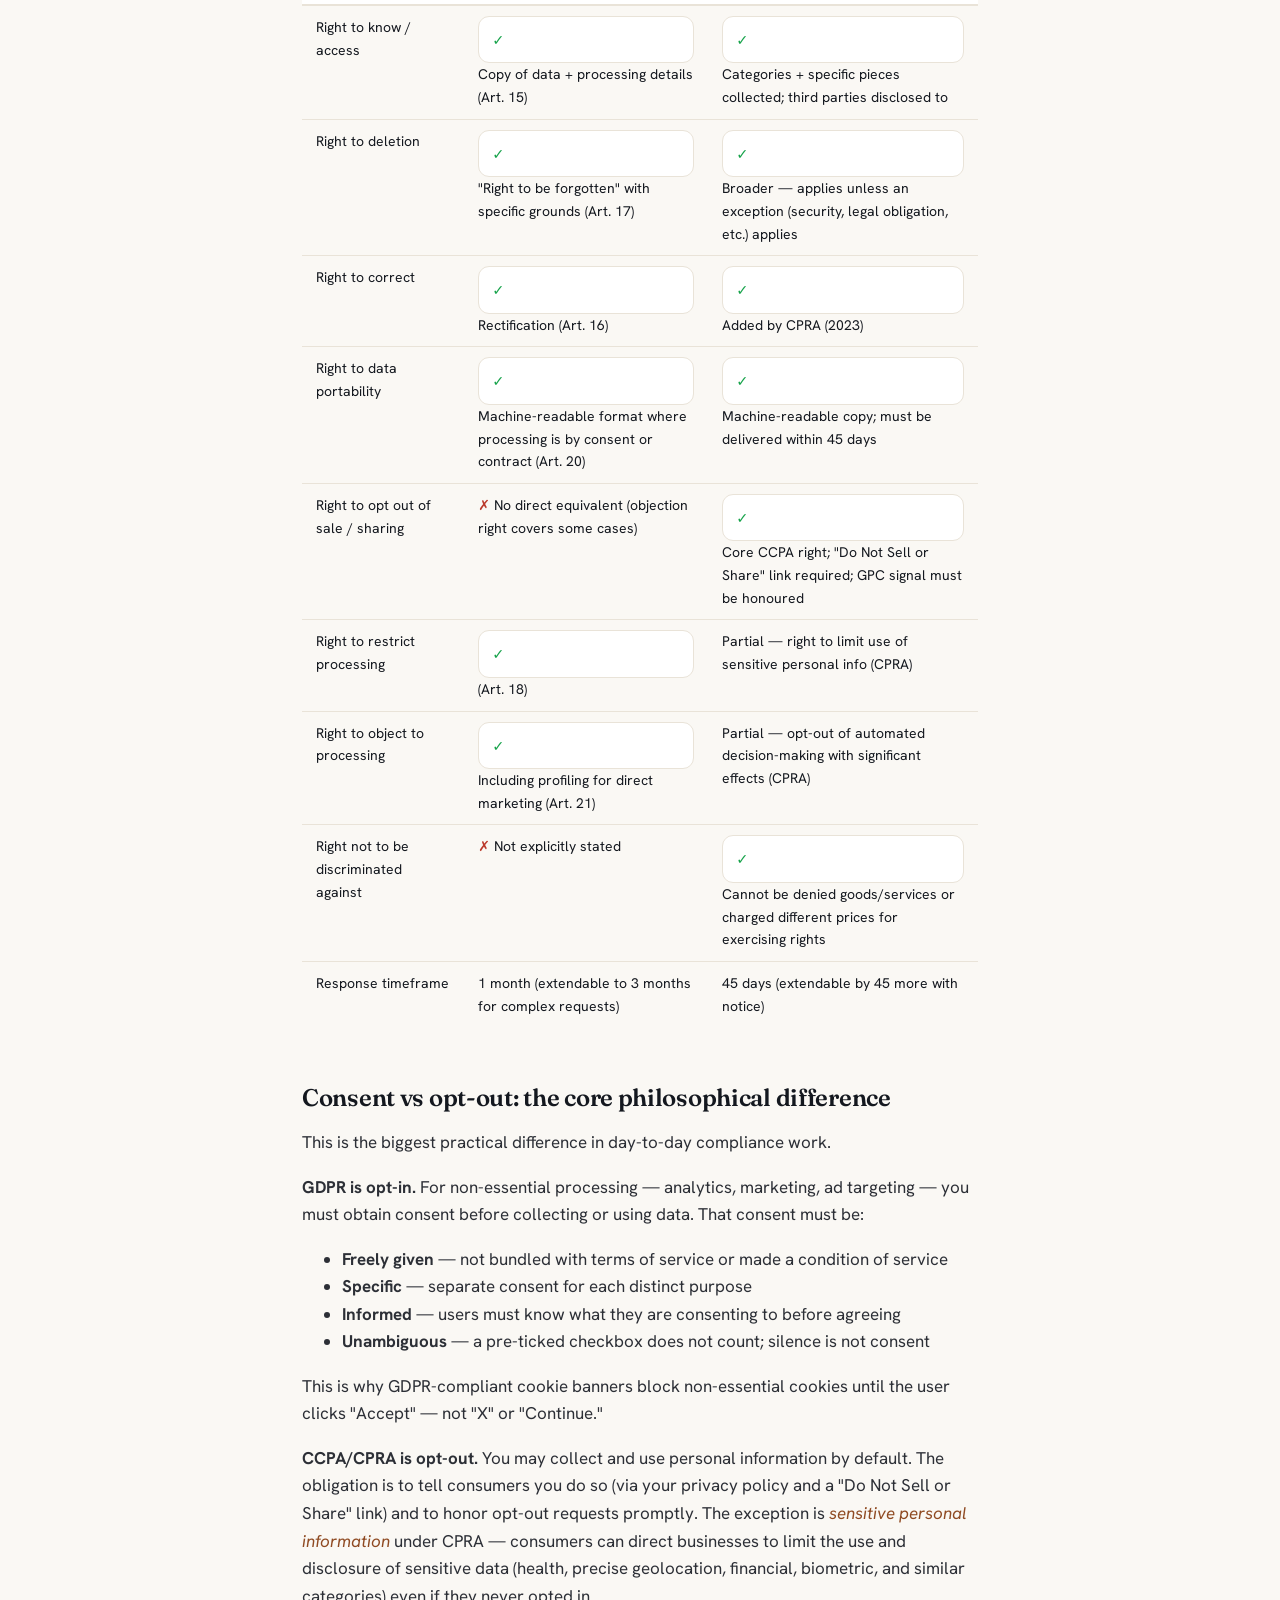
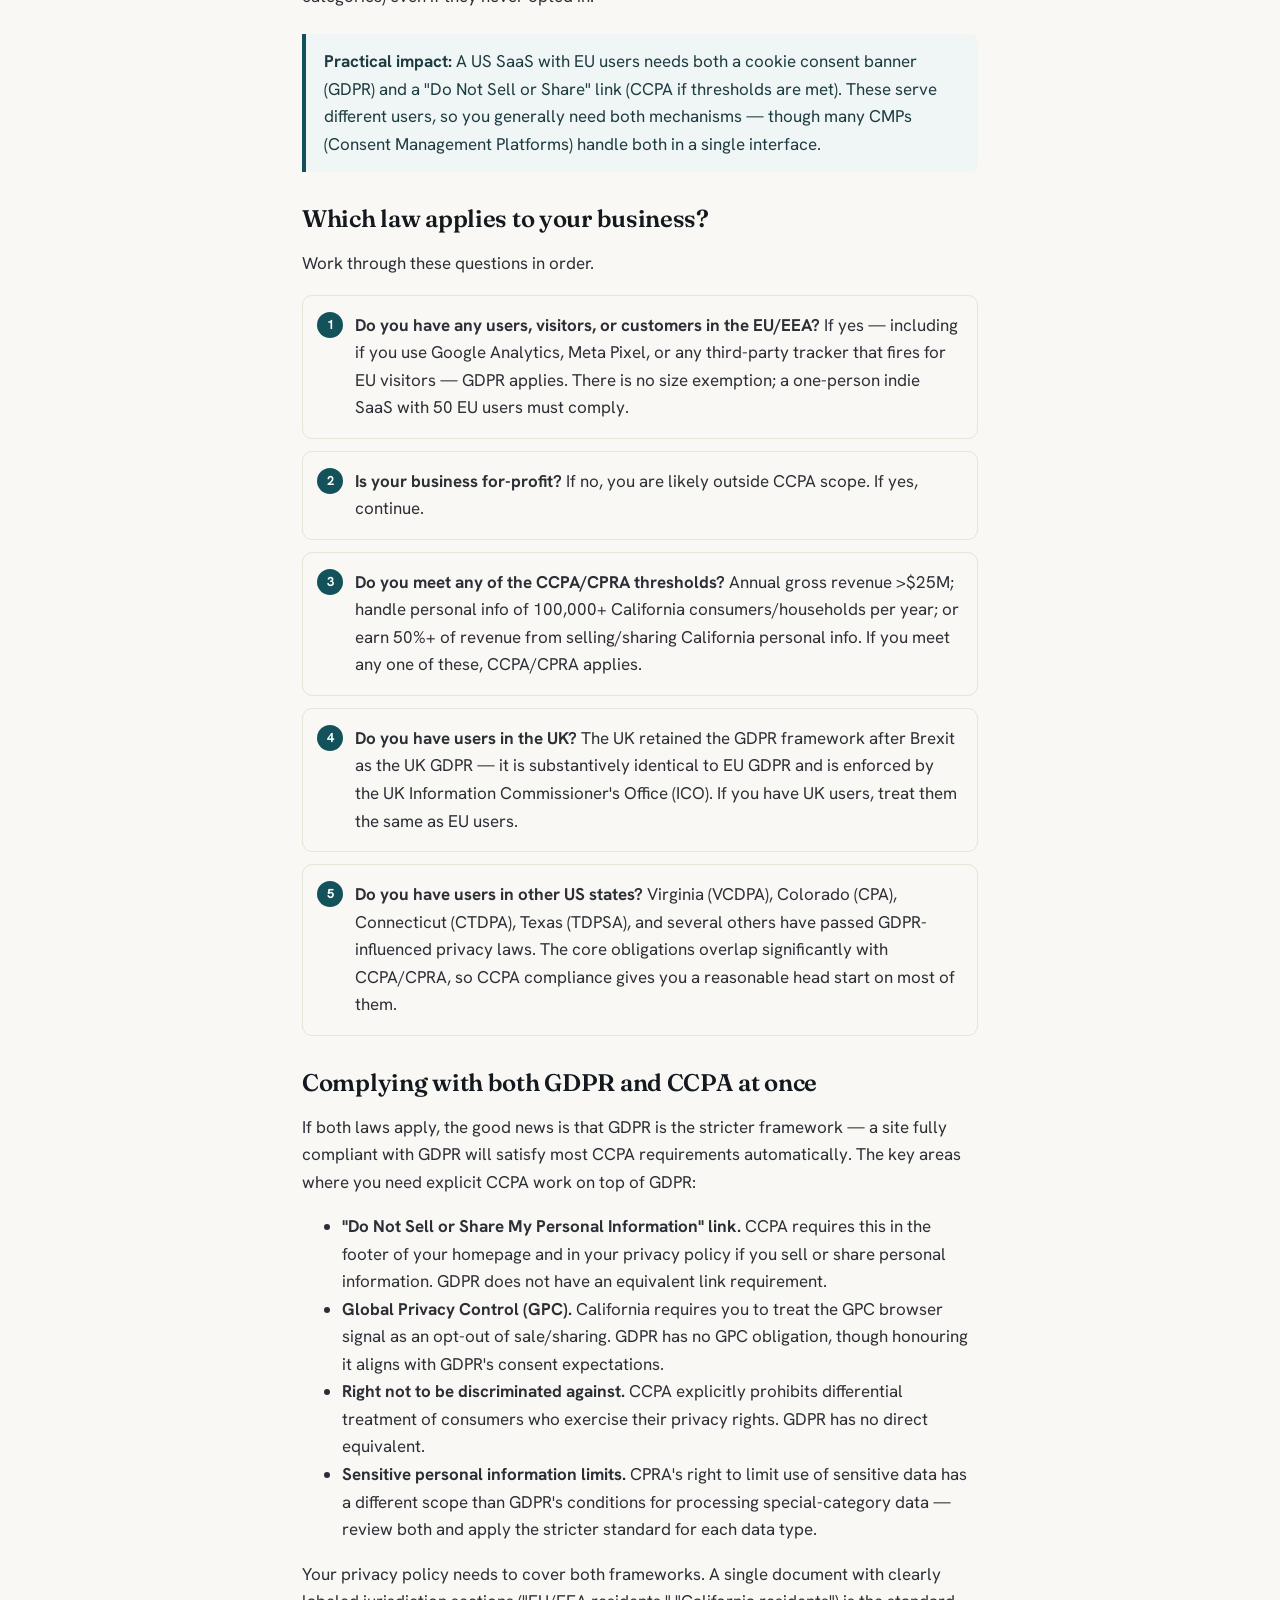
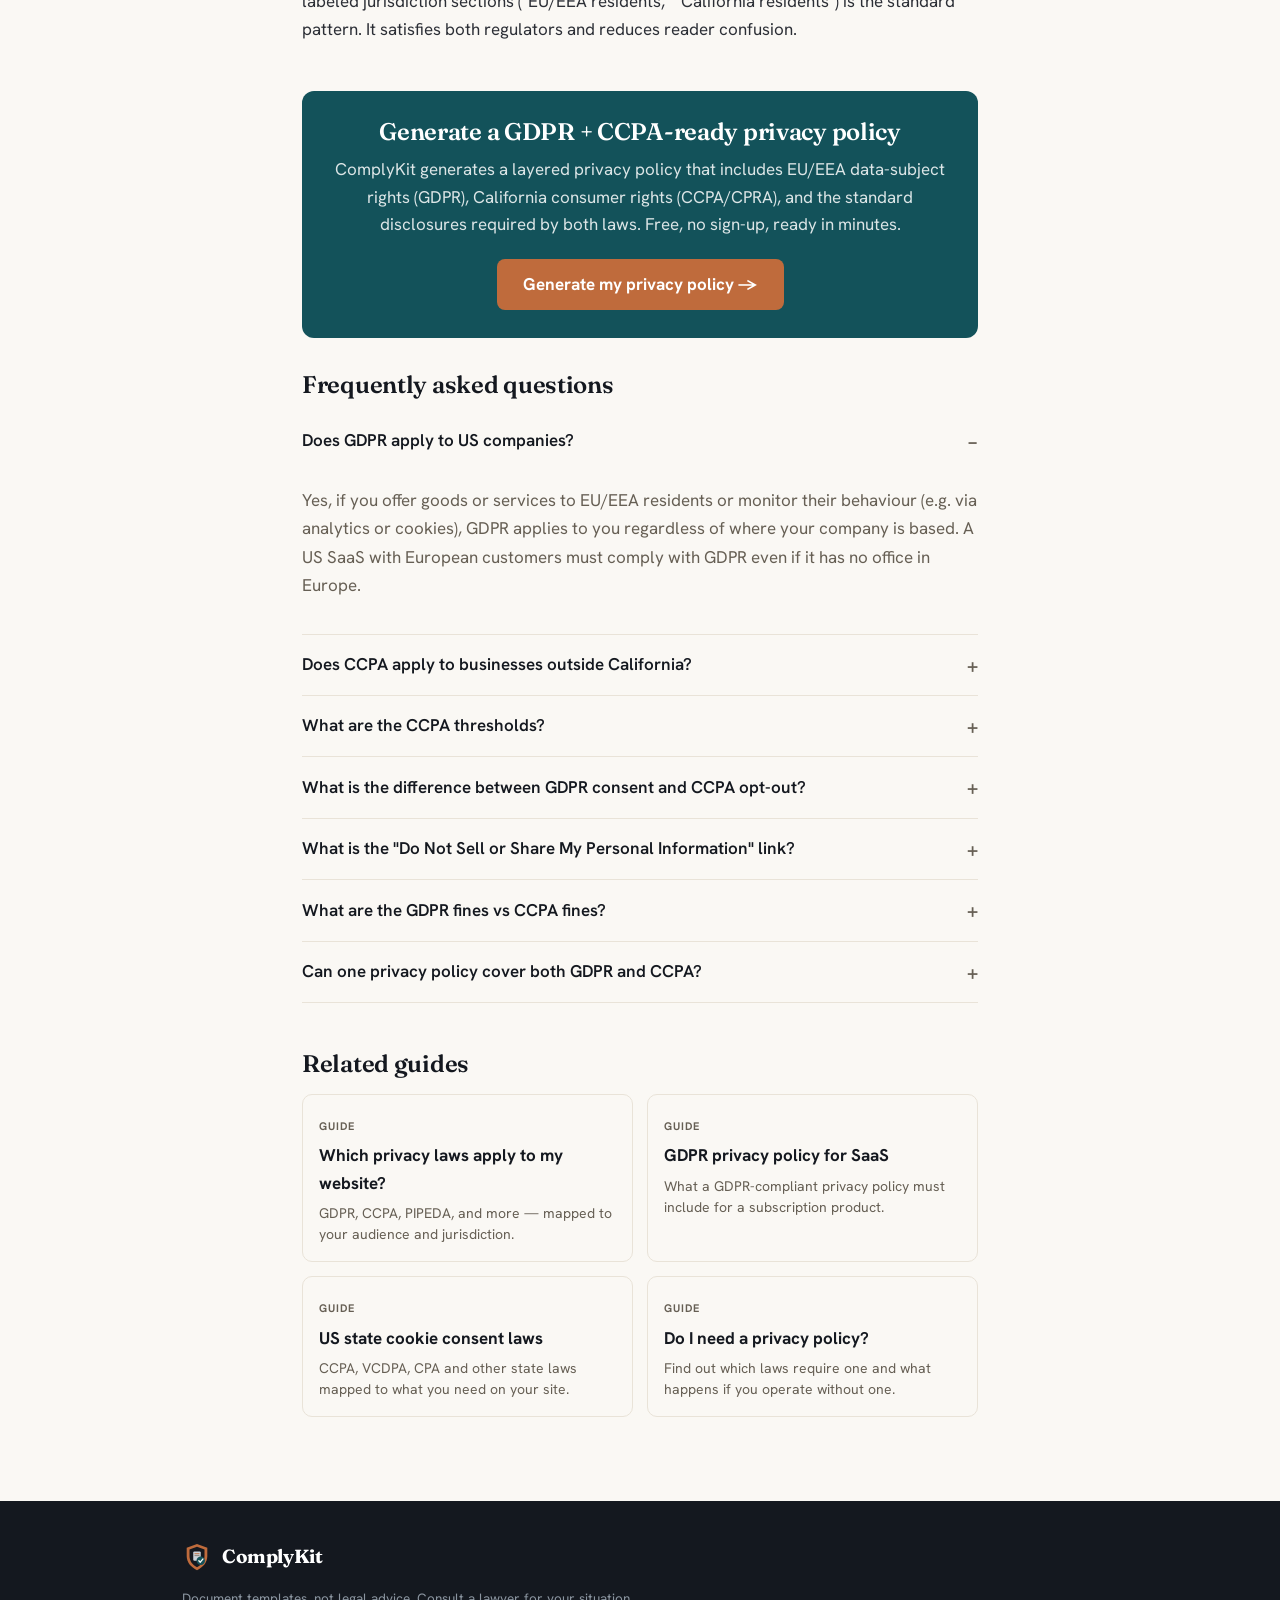
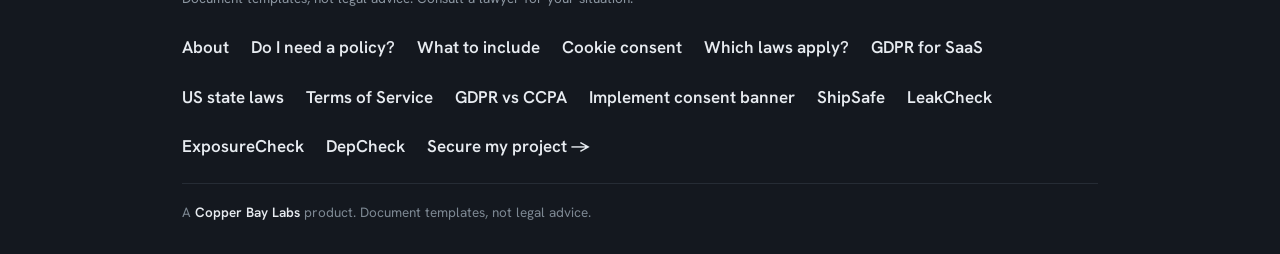
<file: guides/gdpr-vs-ccpa.html>
<!doctype html>
<html lang="en">
<head>
  <meta charset="utf-8">
  <meta name="viewport" content="width=device-width, initial-scale=1">
  <title>GDPR vs CCPA: Key Differences and Which One Applies to You — ComplyKit</title>
  <meta name="description" content="A plain-English comparison of GDPR and CCPA: who each law applies to, key data-subject rights, consent rules, fines, and how to comply with both when your business crosses jurisdictions.">
  <link rel="canonical" href="https://labs.copperbaytech.com/complykit/guides/gdpr-vs-ccpa.html">
  <meta property="og:type" content="article">
  <meta property="og:site_name" content="ComplyKit">
  <meta property="og:title" content="GDPR vs CCPA: Key Differences and Which One Applies to You — ComplyKit">
  <meta property="og:description" content="A plain-English comparison of GDPR and CCPA: who each law applies to, key data-subject rights, consent rules, fines, and how to comply with both when your business crosses jurisdictions.">
  <meta property="og:url" content="https://labs.copperbaytech.com/complykit/guides/gdpr-vs-ccpa.html">
  <meta property="og:image" content="https://labs.copperbaytech.com/complykit/og-image.png">
  <meta property="og:image:width" content="1200">
  <meta property="og:image:height" content="630">
  <meta name="twitter:card" content="summary_large_image">
  <meta name="theme-color" content="#faf8f4">
  <link rel="icon" href="../favicon.svg" type="image/svg+xml">
  <link rel="apple-touch-icon" href="../apple-touch-icon.png">
  <link rel="preconnect" href="https://fonts.googleapis.com">
  <link rel="preconnect" href="https://fonts.gstatic.com" crossorigin>
  <link href="https://fonts.googleapis.com/css2?family=Fraunces:opsz,wght@9..144,500;9..144,600;9..144,700&family=Hanken+Grotesk:wght@400;600;700&display=swap" rel="stylesheet">
  <script type="application/ld+json">
  {
    "@context": "https://schema.org",
    "@type": "TechArticle",
    "headline": "GDPR vs CCPA: Key Differences and Which One Applies to You",
    "description": "A plain-English comparison of GDPR and CCPA: who each law applies to, key data-subject rights, consent rules, fines, and how to comply with both when your business crosses jurisdictions.",
    "author": { "@type": "Organization", "name": "Copper Bay Labs", "url": "https://labs.copperbaytech.com/complykit/" },
    "publisher": { "@type": "Organization", "name": "Copper Bay Labs" },
    "datePublished": "2026-11-11",
    "dateModified": "2026-11-11",
    "mainEntity": {
      "@type": "FAQPage",
      "mainEntity": [
        {
          "@type": "Question",
          "name": "Does GDPR apply to US companies?",
          "acceptedAnswer": {
            "@type": "Answer",
            "text": "Yes, if you offer goods or services to EU/EEA residents or monitor their behaviour (e.g. via analytics or cookies), GDPR applies to you regardless of where your company is based. A US SaaS with European customers must comply with GDPR even if it has no office in Europe."
          }
        },
        {
          "@type": "Question",
          "name": "Does CCPA apply to businesses outside California?",
          "acceptedAnswer": {
            "@type": "Answer",
            "text": "Yes. The CCPA (and CPRA) applies to any for-profit business — wherever it is located — that meets the thresholds and collects personal information from California residents. A New York or London company that sells to Californians and meets a threshold must comply."
          }
        },
        {
          "@type": "Question",
          "name": "What are the CCPA thresholds?",
          "acceptedAnswer": {
            "@type": "Answer",
            "text": "Under the CPRA (which amended CCPA in 2023), a business must comply if it: (1) has annual gross revenue over $25 million; (2) buys, sells, receives, or shares the personal information of 100,000 or more California consumers or households per year; or (3) derives 50% or more of its annual revenue from selling or sharing California consumers' personal information. Nonprofits are exempt."
          }
        },
        {
          "@type": "Question",
          "name": "What is the difference between GDPR consent and CCPA opt-out?",
          "acceptedAnswer": {
            "@type": "Answer",
            "text": "GDPR follows an opt-in model: for most non-essential processing — especially for marketing and analytics — you must obtain the user's freely given, specific, informed, and unambiguous consent before collecting data. CCPA follows an opt-out model: you may collect and use data by default, but you must give California consumers the right to opt out of the sale or sharing of their personal information at any time."
          }
        },
        {
          "@type": "Question",
          "name": "What is the 'Do Not Sell or Share My Personal Information' link?",
          "acceptedAnswer": {
            "@type": "Answer",
            "text": "CCPA/CPRA requires businesses that sell or share personal information to display a prominent 'Do Not Sell or Share My Personal Information' link on their homepage and in their privacy policy. Clicking it must let California consumers opt out without creating an account or providing unnecessary personal information. The Global Privacy Control (GPC) signal must also be honoured automatically."
          }
        },
        {
          "@type": "Question",
          "name": "What are the GDPR fines vs CCPA fines?",
          "acceptedAnswer": {
            "@type": "Answer",
            "text": "GDPR fines can reach €20 million or 4% of global annual turnover, whichever is higher. The CCPA/CPRA imposes civil penalties of up to $7,500 per intentional violation and $2,500 per unintentional violation. Consumers also have a private right of action — $100–$750 per consumer per incident — for certain data breaches involving non-encrypted data."
          }
        },
        {
          "@type": "Question",
          "name": "Can one privacy policy cover both GDPR and CCPA?",
          "acceptedAnswer": {
            "@type": "Answer",
            "text": "Yes. Many businesses use a single privacy policy that includes jurisdiction-specific sections: a 'Your GDPR rights (EU/EEA residents)' section and a 'Your CCPA/CPRA rights (California residents)' section. The universal disclosures — what data you collect, why, and with whom you share it — satisfy both laws when written clearly. ComplyKit generates a layered privacy policy that handles both."
          }
        }
      ]
    }
  }
  </script>
  <link rel="stylesheet" href="../styles.css?v=1">
  <style>
    .doc .lede { font-size: clamp(17px, 2.3vw, 20px); color: var(--muted); }
    .doc h2 { scroll-margin-top: 80px; }
    .toc { display: flex; flex-wrap: wrap; gap: 10px; list-style: none; padding: 0; margin: 24px 0 32px; }
    .toc a { border: 1px solid var(--line); border-radius: 999px; padding: 7px 14px; font-size: 14px; text-decoration: none; color: var(--ink); transition: background 0.15s; }
    .toc a:hover { background: var(--surface); }
    .callout { border-left: 4px solid var(--bay); background: #f0f5f5; padding: 14px 18px; border-radius: 0 8px 8px 0; margin: 24px 0; }
    .callout.warn-callout { background: var(--fail-bg, #fff3f0); border-left-color: var(--fail, #c0392b); }
    .cmp-table { width: 100%; border-collapse: collapse; font-size: 15px; margin: 24px 0; }
    .cmp-table th { background: var(--bay, #13525a); color: #fff; text-align: left; padding: 11px 14px; }
    .cmp-table th:first-child { border-radius: 8px 0 0 0; }
    .cmp-table th:last-child { border-radius: 0 8px 0 0; }
    .cmp-table td { padding: 11px 14px; border-bottom: 1px solid var(--line); vertical-align: top; }
    .cmp-table tr:last-child td { border-bottom: none; }
    .cmp-table tr:nth-child(even) td { background: var(--surface, #f8f7f3); }
    .cmp-table td:first-child { font-weight: 600; white-space: nowrap; }
    .cmp-table td .pill { display: inline-block; font-size: 12px; font-weight: 700; padding: 2px 8px; border-radius: 999px; }
    .pill-eu { background: #dbeafe; color: #1d4ed8; }
    .pill-us { background: #fef3c7; color: #92400e; }
    .law-grid { display: grid; grid-template-columns: repeat(auto-fit, minmax(260px, 1fr)); gap: 18px; margin: 24px 0; }
    .law-card { border: 1px solid var(--line); border-radius: 12px; padding: 20px 22px; }
    .law-card h3 { margin: 0 0 10px; font-size: 17px; }
    .law-card ul { margin: 0; padding-left: 20px; }
    .law-card li { margin-bottom: 6px; font-size: 14px; color: var(--muted); line-height: 1.55; }
    .rights-table { width: 100%; border-collapse: collapse; font-size: 14px; margin: 24px 0; }
    .rights-table th { background: var(--surface, #f8f7f3); font-weight: 700; text-align: left; padding: 10px 14px; border-bottom: 2px solid var(--line); }
    .rights-table td { padding: 10px 14px; border-bottom: 1px solid var(--line); vertical-align: top; }
    .rights-table tr:last-child td { border-bottom: none; }
    .check { color: #16a34a; font-weight: 700; }
    .cross { color: var(--fail, #c0392b); font-weight: 700; }
    .decision-list { list-style: none; padding: 0; counter-reset: step; }
    .decision-list li { counter-increment: step; padding: 16px 16px 16px 52px; border: 1px solid var(--line); border-radius: 10px; margin-bottom: 12px; position: relative; }
    .decision-list li::before { content: counter(step); position: absolute; left: 14px; top: 16px; width: 26px; height: 26px; background: var(--bay, #13525a); color: #fff; border-radius: 50%; display: flex; align-items: center; justify-content: center; font-weight: 700; font-size: 13px; line-height: 26px; text-align: center; }
    .faq-section details { border-bottom: 1px solid var(--line); padding: 14px 0; }
    .faq-section summary { cursor: pointer; list-style: none; display: flex; justify-content: space-between; align-items: center; font-weight: 600; }
    .faq-section summary::-webkit-details-marker { display: none; }
    .faq-section summary::after { content: "+"; font-size: 20px; color: var(--muted); flex-shrink: 0; margin-left: 12px; }
    .faq-section details[open] summary::after { content: "\2212"; }
    .faq-section details p { padding: 12px 0 4px; color: var(--muted); line-height: 1.65; }
    .suite { display: grid; grid-template-columns: repeat(auto-fit, minmax(220px, 1fr)); gap: 14px; margin-top: 16px; }
    .suite a { border: 1px solid var(--line); border-radius: 10px; padding: 16px; text-decoration: none; color: var(--ink); display: block; transition: border-color 0.15s; }
    .suite a:hover { border-color: var(--bay); }
    .suite .s-tag { font-size: 11px; font-weight: 700; text-transform: uppercase; letter-spacing: 0.08em; color: var(--muted); }
    .suite .s-name { display: block; font-weight: 700; margin: 4px 0 6px; }
    .suite p { font-size: 14px; color: var(--muted); margin: 0; line-height: 1.5; }
    .cta-box { background: var(--bay, #13525a); color: #fff; border-radius: 12px; padding: 28px 32px; margin: 48px 0 32px; text-align: center; }
    .cta-box h2 { color: #fff; margin: 0 0 10px; }
    .cta-box p { color: rgba(255,255,255,0.85); margin: 0 0 20px; }
    .btn-primary { display: inline-block; background: #bf6b3c; color: #fff; font-weight: 700; padding: 12px 26px; border-radius: 8px; text-decoration: none; }
    .btn-primary:hover { opacity: 0.9; }
  </style>
</head>
<body>
  <a class="skip" href="#main">Skip to main content</a>

  <header class="masthead" role="banner">
    <div class="wrap hdr-bar">
      <a class="brand" href="../" aria-label="ComplyKit — go to homepage">
        <svg class="mark" viewBox="0 0 64 64" aria-hidden="true">
          <path d="M32 4 54 12 V30 C54 44 45 54 32 60 C19 54 10 44 10 30 V12 Z" fill="#bf6b3c"/>
          <path d="M32 10 48 16 V30 C48 41 41.5 49 32 54 C22.5 49 16 41 16 30 V16 Z" fill="#14181f"/>
          <rect x="24" y="20" width="16" height="20" rx="2.5" fill="#faf8f4"/>
          <line x1="27.5" y1="25" x2="36.5" y2="25" stroke="#bf6b3c" stroke-width="2" stroke-linecap="round"/>
          <line x1="27.5" y1="29" x2="36.5" y2="29" stroke="#cbd2da" stroke-width="2" stroke-linecap="round"/>
          <circle cx="40" cy="40" r="9" fill="#13525a"/>
          <path d="M36 40 39 43 44.5 36.5" fill="none" stroke="#faf8f4" stroke-width="3" stroke-linecap="round" stroke-linejoin="round"/>
        </svg>
        <span class="wordmark">ComplyKit</span>
      </a>
      <nav class="nav" aria-label="Primary navigation">
        <a href="../about.html">How it works</a>
        <a href="do-i-need-a-privacy-policy.html">Do I need a policy?</a>
        <a href="what-should-a-privacy-policy-include.html">What to include</a>
        <a href="cookie-consent-banner-requirements.html">Cookie consent</a>
        <a href="which-privacy-laws-apply-to-my-website.html">Which laws apply?</a>
        <a href="gdpr-privacy-policy-saas.html">GDPR for SaaS</a>
        <a href="us-cookie-consent-state-laws.html">US state laws</a>
        <a href="how-to-write-terms-of-service.html">Terms of Service</a>
        <a href="gdpr-vs-ccpa.html" aria-current="page">GDPR vs CCPA</a>
        <a href="gdpr-cookie-consent-implementation.html">Implement consent banner</a>
        <a href="../">Generate my policy</a>
      </nav>
    </div>
  </header>

  <main id="main">
    <article class="doc">
      <div class="wrap narrow">
        <p class="eyebrow">Guide</p>
        <h1>GDPR vs CCPA: Key Differences and Which One Applies to You</h1>
        <p class="lede">The GDPR and CCPA are the two privacy laws most websites encounter first. They share similar goals — giving people control over their personal data — but they differ in who they cover, how consent works, and what you must put in your privacy policy. This guide maps the differences clearly so you can act on them.</p>

        <aside class="callout">
          <strong>Not legal advice.</strong> This guide explains general legal requirements for educational purposes. For compliance advice specific to your business, consult a qualified privacy attorney.
        </aside>

        <ul class="toc" aria-label="On this page">
          <li><a href="#overview">Quick comparison</a></li>
          <li><a href="#who-they-cover">Who each law covers</a></li>
          <li><a href="#rights">Data subject rights</a></li>
          <li><a href="#consent">Consent vs opt-out</a></li>
          <li><a href="#which-applies">Which applies to you</a></li>
          <li><a href="#both">Complying with both</a></li>
          <li><a href="#faq">FAQ</a></li>
        </ul>

        <h2 id="overview">Quick comparison</h2>
        <p>These are the headline differences between the two laws.</p>

        <div style="overflow-x:auto">
        <table class="cmp-table">
          <thead>
            <tr>
              <th>Dimension</th>
              <th><span class="pill pill-eu">GDPR</span> (EU/EEA)</th>
              <th><span class="pill pill-us">CCPA/CPRA</span> (California)</th>
            </tr>
          </thead>
          <tbody>
            <tr>
              <td>Full name</td>
              <td>General Data Protection Regulation (Regulation (EU) 2016/679)</td>
              <td>California Consumer Privacy Act, as amended by CPRA (Cal. Civ. Code § 1798.100 et seq.)</td>
            </tr>
            <tr>
              <td>Applies to</td>
              <td>Any org that processes EU/EEA residents' personal data — no size threshold</td>
              <td>For-profit businesses meeting at least one of three revenue/data thresholds</td>
            </tr>
            <tr>
              <td>Consent model</td>
              <td>Opt-in (affirmative consent required for most non-essential processing)</td>
              <td>Opt-out (processing is default; consumers can opt out of sale/sharing)</td>
            </tr>
            <tr>
              <td>Legal basis required</td>
              <td>Yes — one of six bases must apply (consent, contract, legal obligation, vital interests, public task, legitimate interests)</td>
              <td>No explicit legal basis requirement; focus is on notice + opt-out rights</td>
            </tr>
            <tr>
              <td>Key consumer rights</td>
              <td>Access, rectification, erasure, restriction, portability, objection, no automated profiling</td>
              <td>Know, delete, correct, opt-out of sale/sharing, non-discrimination, limit use of sensitive personal info</td>
            </tr>
            <tr>
              <td>Right to be forgotten</td>
              <td>Yes (Art. 17 — with conditions)</td>
              <td>Yes (right to delete — broader than GDPR's conditions)</td>
            </tr>
            <tr>
              <td>Data portability</td>
              <td>Yes (Art. 20)</td>
              <td>Yes (right to know includes machine-readable copy)</td>
            </tr>
            <tr>
              <td>Privacy policy required</td>
              <td>Yes — must be provided at collection; must list legal bases and data retention periods</td>
              <td>Yes — must include categories collected, purposes, third parties shared with, and consumer rights</td>
            </tr>
            <tr>
              <td>DPA / privacy notice at collection</td>
              <td>Notice required at or before collection</td>
              <td>Notice at collection required; link in website footer</td>
            </tr>
            <tr>
              <td>Data breach notification</td>
              <td>72 hours to supervisory authority; individuals if high risk</td>
              <td>Notify CA AG if &gt;500 CA residents affected; individuals without unreasonable delay</td>
            </tr>
            <tr>
              <td>Maximum fines</td>
              <td>€20 million or 4% of global annual turnover (higher of the two)</td>
              <td>$7,500 per intentional violation; $2,500 per unintentional; $750/consumer/incident (private right of action on data breaches)</td>
            </tr>
            <tr>
              <td>Enforcement body</td>
              <td>Member state Data Protection Authorities (DPAs); EDPB for cross-border cases</td>
              <td>California Privacy Protection Agency (CPPA); California AG</td>
            </tr>
          </tbody>
        </table>
        </div>

        <h2 id="who-they-cover">Who each law covers</h2>

        <div class="law-grid">
          <div class="law-card">
            <h3><span class="pill pill-eu" style="margin-right:8px">GDPR</span> Scope</h3>
            <ul>
              <li><strong>No size threshold.</strong> GDPR applies to any organization — startup, nonprofit, sole trader — that processes personal data of EU/EEA residents.</li>
              <li><strong>Established in EU</strong> — the processing must happen within the EU/EEA, OR</li>
              <li><strong>Targeting EU residents</strong> — you offer goods or services to EU residents (even for free), OR you monitor their behaviour (cookies, analytics, ad tracking).</li>
              <li><strong>US companies included.</strong> A US SaaS with no EU office but with European customers is subject to GDPR.</li>
              <li><strong>Processors covered too.</strong> Not just the company that owns the data (controller) — the cloud provider, analytics vendor, and email platform (processors) each have direct GDPR obligations.</li>
            </ul>
          </div>
          <div class="law-card">
            <h3><span class="pill pill-us" style="margin-right:8px">CCPA/CPRA</span> Scope</h3>
            <ul>
              <li><strong>For-profit businesses only.</strong> Nonprofits and government agencies are exempt.</li>
              <li><strong>Must meet at least one threshold:</strong></li>
              <li>Annual gross revenue <strong>&gt; $25 million</strong>, OR</li>
              <li>Buy, sell, receive, or share the personal information of <strong>100,000+ California consumers or households</strong> per year, OR</li>
              <li>Derive <strong>50%+ of annual revenue</strong> from selling or sharing California consumers' personal information.</li>
              <li><strong>Location-agnostic.</strong> A New York or London company that sells to Californians and meets a threshold must comply.</li>
              <li><strong>Service providers.</strong> Analogous to GDPR processors — service providers that receive data solely to perform services for the business have limited obligations.</li>
            </ul>
          </div>
        </div>

        <aside class="callout">
          <strong>Many small sites are GDPR-covered but CCPA-exempt.</strong> If your site uses Google Analytics or Meta Pixel and has any EU visitors, GDPR applies — regardless of revenue or size. CCPA only kicks in once a revenue or volume threshold is crossed.
        </aside>

        <h2 id="rights">Data subject / consumer rights compared</h2>
        <p>Both laws give individuals rights over their personal data. The scope and conditions differ.</p>

        <div style="overflow-x:auto">
        <table class="rights-table">
          <thead>
            <tr>
              <th>Right</th>
              <th>GDPR</th>
              <th>CCPA/CPRA</th>
            </tr>
          </thead>
          <tbody>
            <tr>
              <td>Right to know / access</td>
              <td><span class="check">✓</span> Copy of data + processing details (Art. 15)</td>
              <td><span class="check">✓</span> Categories + specific pieces collected; third parties disclosed to</td>
            </tr>
            <tr>
              <td>Right to deletion</td>
              <td><span class="check">✓</span> "Right to be forgotten" with specific grounds (Art. 17)</td>
              <td><span class="check">✓</span> Broader — applies unless an exception (security, legal obligation, etc.) applies</td>
            </tr>
            <tr>
              <td>Right to correct</td>
              <td><span class="check">✓</span> Rectification (Art. 16)</td>
              <td><span class="check">✓</span> Added by CPRA (2023)</td>
            </tr>
            <tr>
              <td>Right to data portability</td>
              <td><span class="check">✓</span> Machine-readable format where processing is by consent or contract (Art. 20)</td>
              <td><span class="check">✓</span> Machine-readable copy; must be delivered within 45 days</td>
            </tr>
            <tr>
              <td>Right to opt out of sale / sharing</td>
              <td><span class="cross">✗</span> No direct equivalent (objection right covers some cases)</td>
              <td><span class="check">✓</span> Core CCPA right; "Do Not Sell or Share" link required; GPC signal must be honoured</td>
            </tr>
            <tr>
              <td>Right to restrict processing</td>
              <td><span class="check">✓</span> (Art. 18)</td>
              <td>Partial — right to limit use of sensitive personal info (CPRA)</td>
            </tr>
            <tr>
              <td>Right to object to processing</td>
              <td><span class="check">✓</span> Including profiling for direct marketing (Art. 21)</td>
              <td>Partial — opt-out of automated decision-making with significant effects (CPRA)</td>
            </tr>
            <tr>
              <td>Right not to be discriminated against</td>
              <td><span class="cross">✗</span> Not explicitly stated</td>
              <td><span class="check">✓</span> Cannot be denied goods/services or charged different prices for exercising rights</td>
            </tr>
            <tr>
              <td>Response timeframe</td>
              <td>1 month (extendable to 3 months for complex requests)</td>
              <td>45 days (extendable by 45 more with notice)</td>
            </tr>
          </tbody>
        </table>
        </div>

        <h2 id="consent">Consent vs opt-out: the core philosophical difference</h2>
        <p>This is the biggest practical difference in day-to-day compliance work.</p>
        <p><strong>GDPR is opt-in.</strong> For non-essential processing — analytics, marketing, ad targeting — you must obtain consent before collecting or using data. That consent must be:</p>
        <ul>
          <li><strong>Freely given</strong> — not bundled with terms of service or made a condition of service</li>
          <li><strong>Specific</strong> — separate consent for each distinct purpose</li>
          <li><strong>Informed</strong> — users must know what they are consenting to before agreeing</li>
          <li><strong>Unambiguous</strong> — a pre-ticked checkbox does not count; silence is not consent</li>
        </ul>
        <p>This is why GDPR-compliant cookie banners block non-essential cookies until the user clicks "Accept" — not "X" or "Continue."</p>

        <p><strong>CCPA/CPRA is opt-out.</strong> You may collect and use personal information by default. The obligation is to tell consumers you do so (via your privacy policy and a "Do Not Sell or Share" link) and to honor opt-out requests promptly. The exception is <em>sensitive personal information</em> under CPRA — consumers can direct businesses to limit the use and disclosure of sensitive data (health, precise geolocation, financial, biometric, and similar categories) even if they never opted in.</p>

        <aside class="callout">
          <strong>Practical impact:</strong> A US SaaS with EU users needs both a cookie consent banner (GDPR) and a "Do Not Sell or Share" link (CCPA if thresholds are met). These serve different users, so you generally need both mechanisms — though many CMPs (Consent Management Platforms) handle both in a single interface.
        </aside>

        <h2 id="which-applies">Which law applies to your business?</h2>
        <p>Work through these questions in order.</p>
        <ol class="decision-list">
          <li>
            <strong>Do you have any users, visitors, or customers in the EU/EEA?</strong> If yes — including if you use Google Analytics, Meta Pixel, or any third-party tracker that fires for EU visitors — GDPR applies. There is no size exemption; a one-person indie SaaS with 50 EU users must comply.
          </li>
          <li>
            <strong>Is your business for-profit?</strong> If no, you are likely outside CCPA scope. If yes, continue.
          </li>
          <li>
            <strong>Do you meet any of the CCPA/CPRA thresholds?</strong> Annual gross revenue &gt;$25M; handle personal info of 100,000+ California consumers/households per year; or earn 50%+ of revenue from selling/sharing California personal info. If you meet any one of these, CCPA/CPRA applies.
          </li>
          <li>
            <strong>Do you have users in the UK?</strong> The UK retained the GDPR framework after Brexit as the UK GDPR — it is substantively identical to EU GDPR and is enforced by the UK Information Commissioner's Office (ICO). If you have UK users, treat them the same as EU users.
          </li>
          <li>
            <strong>Do you have users in other US states?</strong> Virginia (VCDPA), Colorado (CPA), Connecticut (CTDPA), Texas (TDPSA), and several others have passed GDPR-influenced privacy laws. The core obligations overlap significantly with CCPA/CPRA, so CCPA compliance gives you a reasonable head start on most of them.
          </li>
        </ol>

        <h2 id="both">Complying with both GDPR and CCPA at once</h2>
        <p>If both laws apply, the good news is that GDPR is the stricter framework — a site fully compliant with GDPR will satisfy most CCPA requirements automatically. The key areas where you need explicit CCPA work on top of GDPR:</p>
        <ul>
          <li><strong>"Do Not Sell or Share My Personal Information" link.</strong> CCPA requires this in the footer of your homepage and in your privacy policy if you sell or share personal information. GDPR does not have an equivalent link requirement.</li>
          <li><strong>Global Privacy Control (GPC).</strong> California requires you to treat the GPC browser signal as an opt-out of sale/sharing. GDPR has no GPC obligation, though honouring it aligns with GDPR's consent expectations.</li>
          <li><strong>Right not to be discriminated against.</strong> CCPA explicitly prohibits differential treatment of consumers who exercise their privacy rights. GDPR has no direct equivalent.</li>
          <li><strong>Sensitive personal information limits.</strong> CPRA's right to limit use of sensitive data has a different scope than GDPR's conditions for processing special-category data — review both and apply the stricter standard for each data type.</li>
        </ul>
        <p>Your privacy policy needs to cover both frameworks. A single document with clearly labeled jurisdiction sections ("EU/EEA residents," "California residents") is the standard pattern. It satisfies both regulators and reduces reader confusion.</p>

        <div class="cta-box">
          <h2>Generate a GDPR + CCPA-ready privacy policy</h2>
          <p>ComplyKit generates a layered privacy policy that includes EU/EEA data-subject rights (GDPR), California consumer rights (CCPA/CPRA), and the standard disclosures required by both laws. Free, no sign-up, ready in minutes.</p>
          <a class="btn-primary" href="../">Generate my privacy policy &rarr;</a>
        </div>

        <h2 id="faq">Frequently asked questions</h2>
        <div class="faq-section">
          <details open>
            <summary>Does GDPR apply to US companies?</summary>
            <p>Yes, if you offer goods or services to EU/EEA residents or monitor their behaviour (e.g. via analytics or cookies), GDPR applies to you regardless of where your company is based. A US SaaS with European customers must comply with GDPR even if it has no office in Europe.</p>
          </details>
          <details>
            <summary>Does CCPA apply to businesses outside California?</summary>
            <p>Yes. The CCPA (and CPRA) applies to any for-profit business — wherever it is located — that meets the thresholds and collects personal information from California residents. A New York or London company that sells to Californians and meets a threshold must comply.</p>
          </details>
          <details>
            <summary>What are the CCPA thresholds?</summary>
            <p>Under the CPRA (which amended CCPA in 2023), a business must comply if it: (1) has annual gross revenue over $25 million; (2) buys, sells, receives, or shares the personal information of 100,000 or more California consumers or households per year; or (3) derives 50% or more of its annual revenue from selling or sharing California consumers' personal information. Nonprofits are exempt.</p>
          </details>
          <details>
            <summary>What is the difference between GDPR consent and CCPA opt-out?</summary>
            <p>GDPR follows an opt-in model: for most non-essential processing — especially for marketing and analytics — you must obtain the user's freely given, specific, informed, and unambiguous consent before collecting data. CCPA follows an opt-out model: you may collect and use data by default, but you must give California consumers the right to opt out of the sale or sharing of their personal information at any time.</p>
          </details>
          <details>
            <summary>What is the "Do Not Sell or Share My Personal Information" link?</summary>
            <p>CCPA/CPRA requires businesses that sell or share personal information to display a prominent "Do Not Sell or Share My Personal Information" link on their homepage and in their privacy policy. Clicking it must let California consumers opt out without creating an account or providing unnecessary personal information. The Global Privacy Control (GPC) signal must also be honoured automatically.</p>
          </details>
          <details>
            <summary>What are the GDPR fines vs CCPA fines?</summary>
            <p>GDPR fines can reach €20 million or 4% of global annual turnover, whichever is higher. The CCPA/CPRA imposes civil penalties of up to $7,500 per intentional violation and $2,500 per unintentional violation. Consumers also have a private right of action — $100–$750 per consumer per incident — for certain data breaches involving non-encrypted data.</p>
          </details>
          <details>
            <summary>Can one privacy policy cover both GDPR and CCPA?</summary>
            <p>Yes. Many businesses use a single privacy policy that includes jurisdiction-specific sections: a "Your GDPR rights (EU/EEA residents)" section and a "Your CCPA/CPRA rights (California residents)" section. The universal disclosures — what data you collect, why, and with whom you share it — satisfy both laws when written clearly. ComplyKit generates a layered privacy policy that handles both.</p>
          </details>
        </div>

        <h2 style="margin-top:48px">Related guides</h2>
        <div class="suite">
          <a href="which-privacy-laws-apply-to-my-website.html">
            <span class="s-tag">Guide</span>
            <span class="s-name">Which privacy laws apply to my website?</span>
            <p>GDPR, CCPA, PIPEDA, and more — mapped to your audience and jurisdiction.</p>
          </a>
          <a href="gdpr-privacy-policy-saas.html">
            <span class="s-tag">Guide</span>
            <span class="s-name">GDPR privacy policy for SaaS</span>
            <p>What a GDPR-compliant privacy policy must include for a subscription product.</p>
          </a>
          <a href="us-cookie-consent-state-laws.html">
            <span class="s-tag">Guide</span>
            <span class="s-name">US state cookie consent laws</span>
            <p>CCPA, VCDPA, CPA and other state laws mapped to what you need on your site.</p>
          </a>
          <a href="do-i-need-a-privacy-policy.html">
            <span class="s-tag">Guide</span>
            <span class="s-name">Do I need a privacy policy?</span>
            <p>Find out which laws require one and what happens if you operate without one.</p>
          </a>
        </div>
      </div>
    </article>
  </main>

  <footer class="footer" role="contentinfo">
    <div class="wrap foot">
      <div>
        <a class="brand small" href="../" aria-label="ComplyKit — go to homepage">
          <svg class="mark" viewBox="0 0 64 64" aria-hidden="true">
            <path d="M32 4 54 12 V30 C54 44 45 54 32 60 C19 54 10 44 10 30 V12 Z" fill="#bf6b3c"/>
            <path d="M32 10 48 16 V30 C48 41 41.5 49 32 54 C22.5 49 16 41 16 30 V16 Z" fill="#14181f"/>
            <rect x="24" y="20" width="16" height="20" rx="2.5" fill="#cbd2da"/>
            <line x1="27.5" y1="25" x2="36.5" y2="25" stroke="#bf6b3c" stroke-width="2" stroke-linecap="round"/>
            <line x1="27.5" y1="29" x2="36.5" y2="29" stroke="#8a8276" stroke-width="2" stroke-linecap="round"/>
            <circle cx="40" cy="40" r="9" fill="#13525a"/>
            <path d="M36 40 39 43 44.5 36.5" fill="none" stroke="#faf8f4" stroke-width="3" stroke-linecap="round" stroke-linejoin="round"/>
          </svg>
          <span class="wordmark">ComplyKit</span>
        </a>
        <p class="fine">Document templates, not legal advice. Consult a lawyer for your situation.</p>
      </div>
      <nav class="foot-nav" aria-label="Footer navigation">
        <a href="../about.html">About</a>
        <a href="do-i-need-a-privacy-policy.html">Do I need a policy?</a>
        <a href="what-should-a-privacy-policy-include.html">What to include</a>
        <a href="cookie-consent-banner-requirements.html">Cookie consent</a>
        <a href="which-privacy-laws-apply-to-my-website.html">Which laws apply?</a>
        <a href="gdpr-privacy-policy-saas.html">GDPR for SaaS</a>
        <a href="us-cookie-consent-state-laws.html">US state laws</a>
        <a href="how-to-write-terms-of-service.html">Terms of Service</a>
        <a href="gdpr-vs-ccpa.html" aria-current="page">GDPR vs CCPA</a>
        <a href="gdpr-cookie-consent-implementation.html">Implement consent banner</a>
        <a href="https://labs.copperbaytech.com/shipsafe/" target="_blank" rel="noopener noreferrer">ShipSafe</a>
        <a href="https://labs.copperbaytech.com/leakcheck/" target="_blank" rel="noopener noreferrer">LeakCheck</a>
        <a href="https://labs.copperbaytech.com/exposurecheck/" target="_blank" rel="noopener noreferrer">ExposureCheck</a>
        <a href="https://labs.copperbaytech.com/depcheck/" target="_blank" rel="noopener noreferrer">DepCheck</a>
        <a href="https://copperbaytech.com" target="_blank" rel="noopener noreferrer">Secure my project &rarr;</a>
      </nav>
    </div>
    <div class="wrap">
      <p class="madeby">A <a href="https://copperbaytech.com" target="_blank" rel="noopener noreferrer">Copper Bay Labs</a> product. <span class="disclaimer">Document templates, not legal advice.</span></p>
    </div>
  </footer>
</body>
</html>
</file>
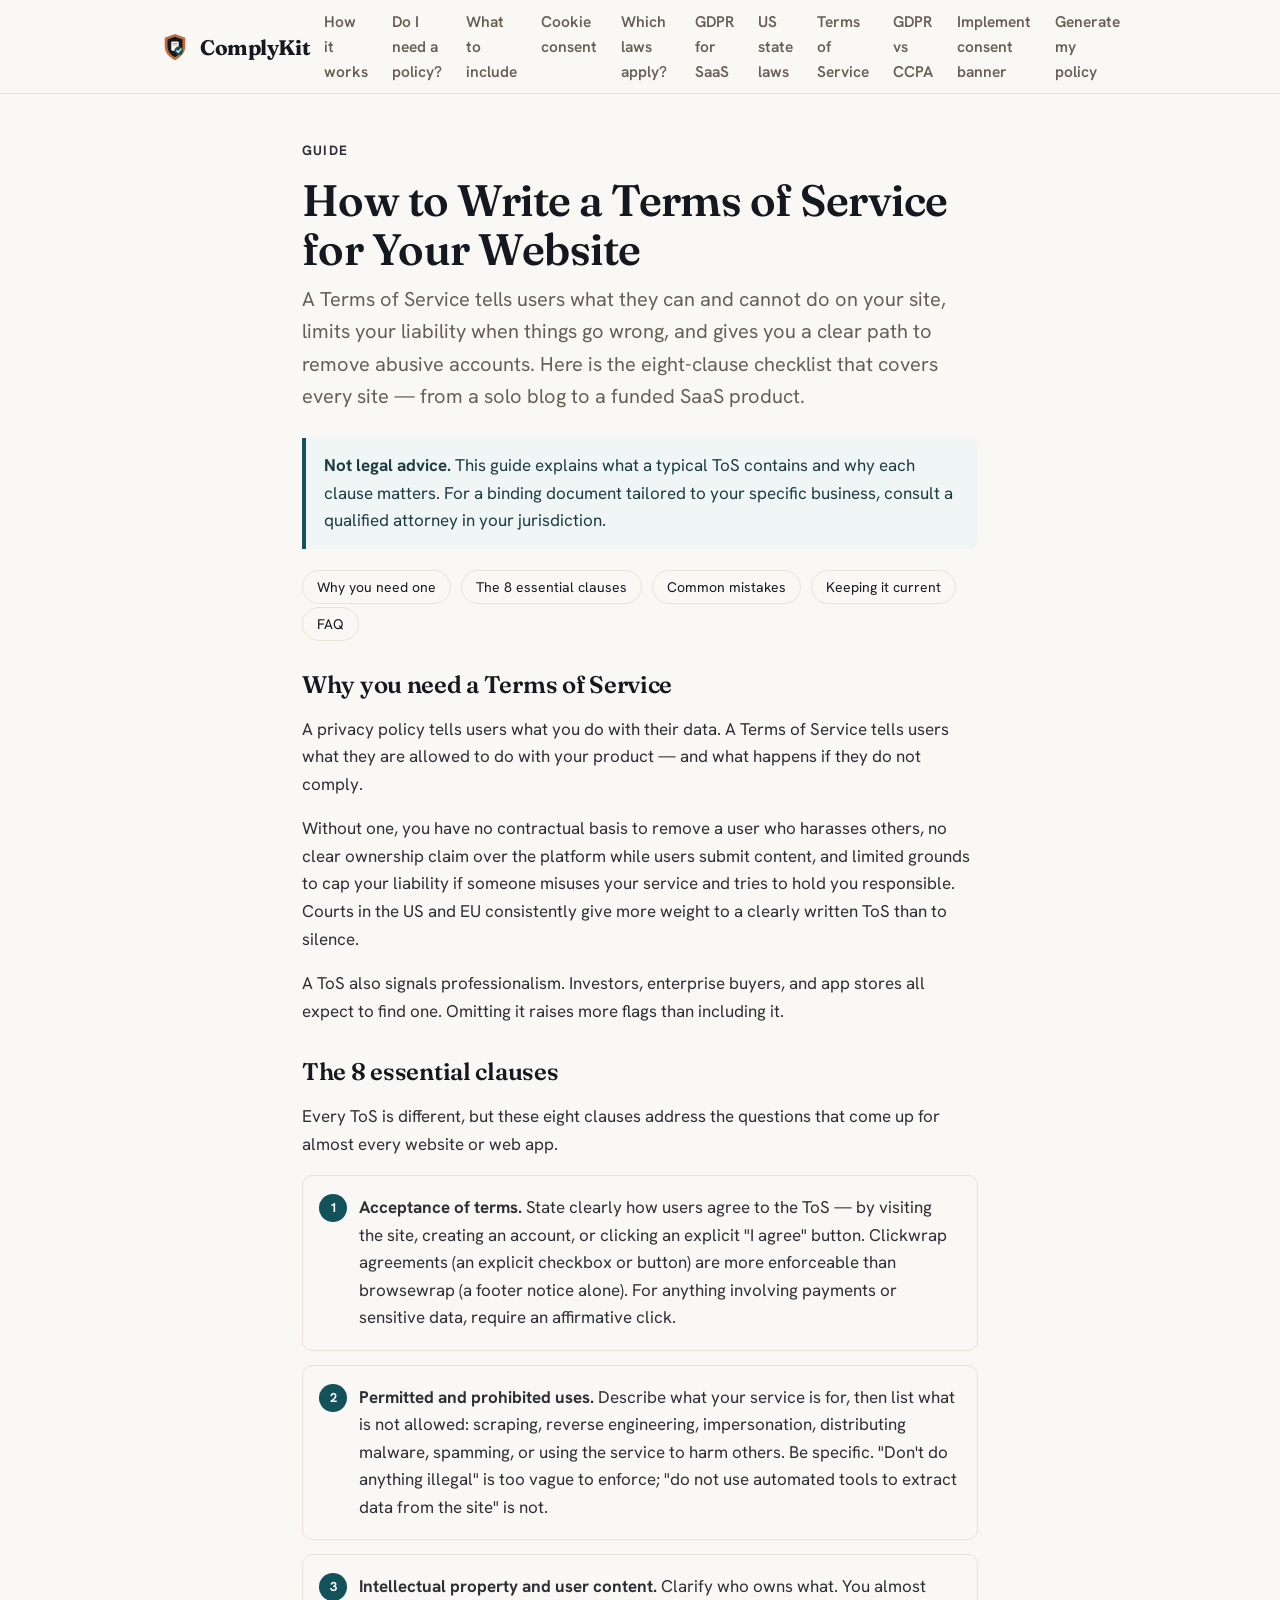
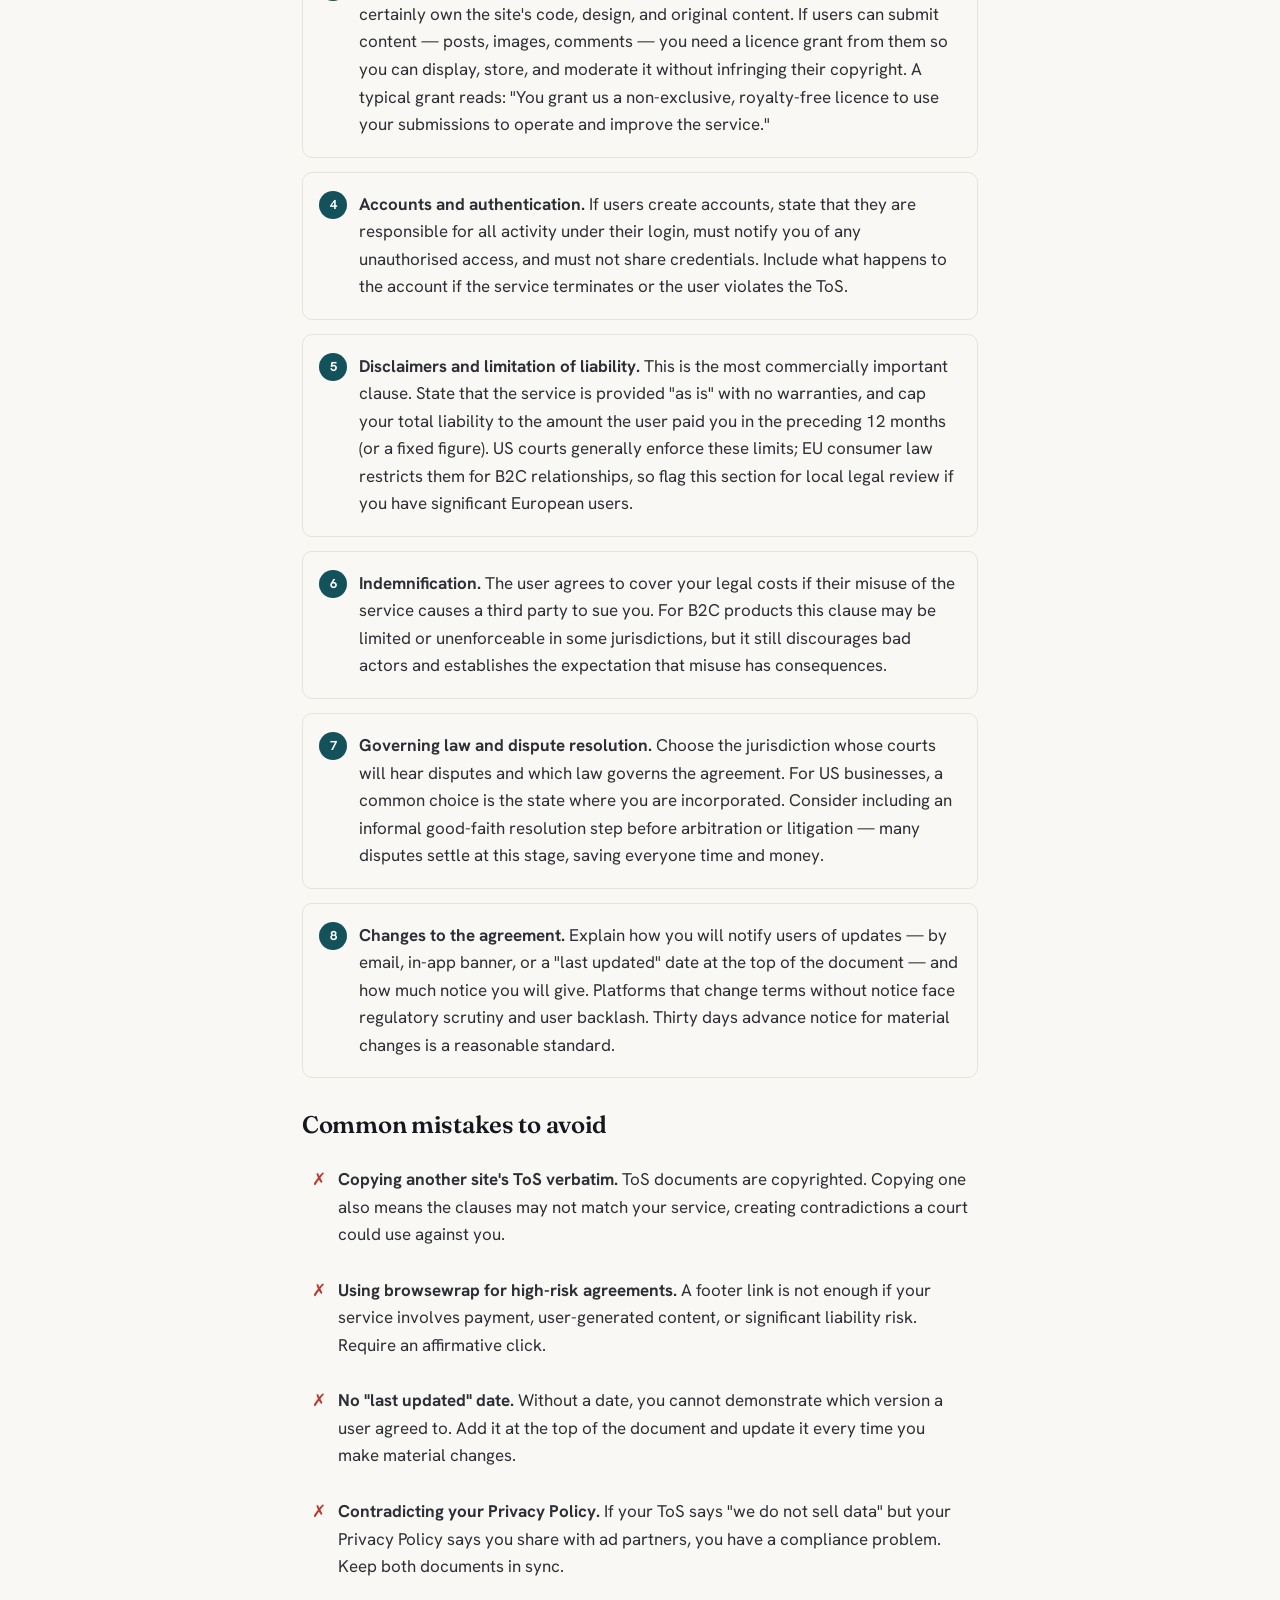
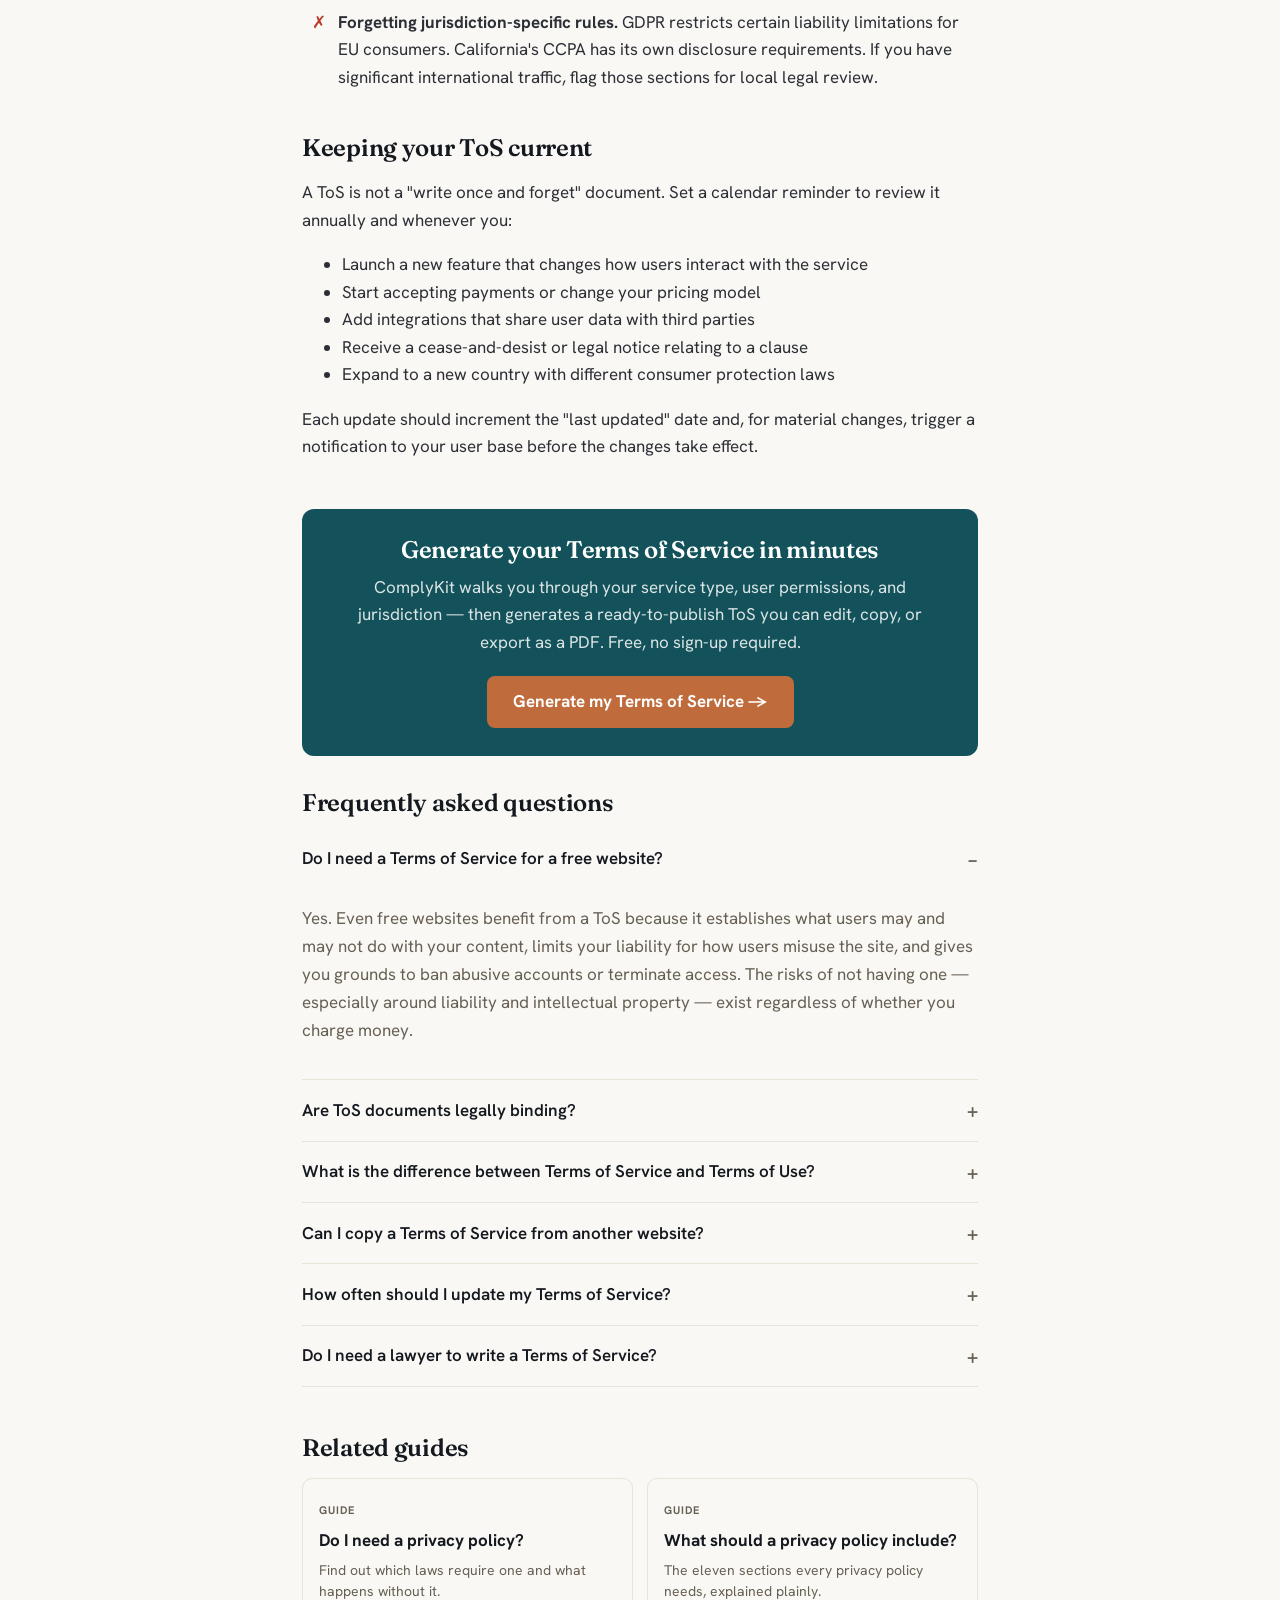
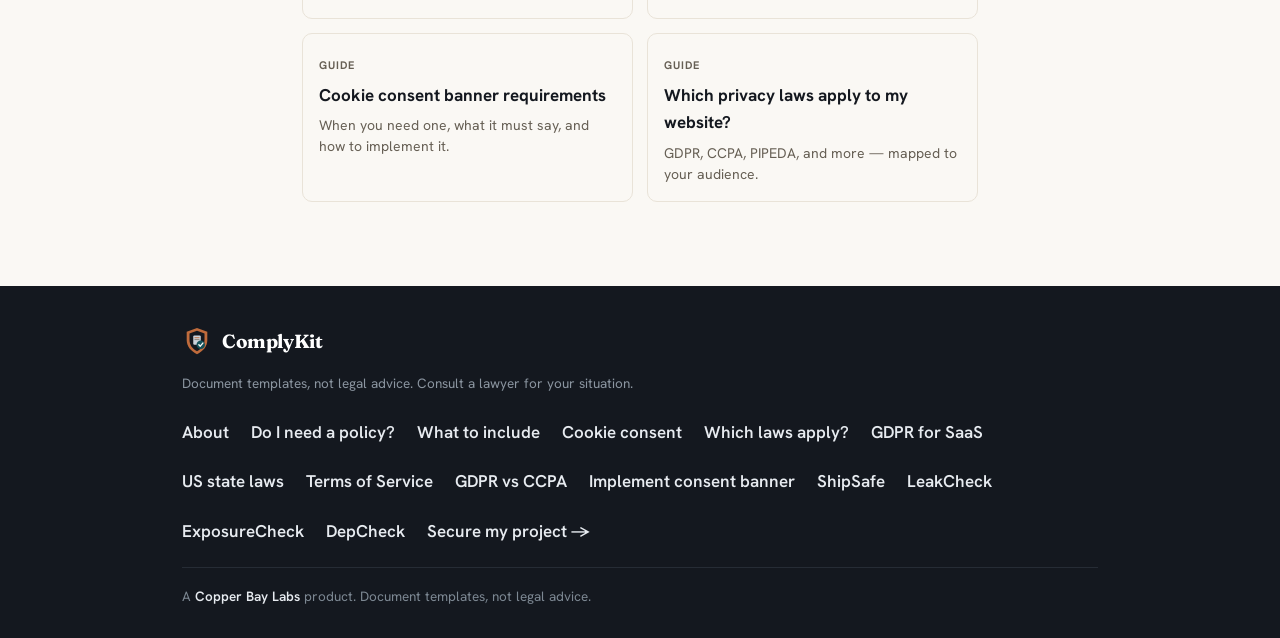
<file: guides/how-to-write-terms-of-service.html>
<!doctype html>
<html lang="en">
<head>
  <meta charset="utf-8">
  <meta name="viewport" content="width=device-width, initial-scale=1">
  <title>How to Write a Terms of Service for Your Website — ComplyKit</title>
  <meta name="description" content="An 8-clause checklist for writing a website Terms of Service. Covers acceptance, prohibited uses, IP, liability limits, governing law, and more — plus common mistakes to avoid.">
  <link rel="canonical" href="https://labs.copperbaytech.com/complykit/guides/how-to-write-terms-of-service.html">
  <meta property="og:type" content="article">
  <meta property="og:site_name" content="ComplyKit">
  <meta property="og:title" content="How to Write a Terms of Service for Your Website — ComplyKit">
  <meta property="og:description" content="An 8-clause checklist for writing a website Terms of Service. Covers acceptance, prohibited uses, IP, liability limits, governing law, and more — plus common mistakes to avoid.">
  <meta property="og:url" content="https://labs.copperbaytech.com/complykit/guides/how-to-write-terms-of-service.html">
  <meta property="og:image" content="https://labs.copperbaytech.com/complykit/og-image.png">
  <meta property="og:image:width" content="1200">
  <meta property="og:image:height" content="630">
  <meta name="twitter:card" content="summary_large_image">
  <meta name="theme-color" content="#faf8f4">
  <link rel="icon" href="../favicon.svg" type="image/svg+xml">
  <link rel="apple-touch-icon" href="../apple-touch-icon.png">
  <link rel="preconnect" href="https://fonts.googleapis.com">
  <link rel="preconnect" href="https://fonts.gstatic.com" crossorigin>
  <link href="https://fonts.googleapis.com/css2?family=Fraunces:opsz,wght@9..144,500;9..144,600;9..144,700&family=Hanken+Grotesk:wght@400;600;700&display=swap" rel="stylesheet">
  <script type="application/ld+json">
  {
    "@context": "https://schema.org",
    "@type": "TechArticle",
    "headline": "How to Write a Terms of Service for Your Website — 8-Clause Checklist",
    "description": "An 8-clause checklist for writing a website Terms of Service. Covers acceptance, prohibited uses, IP, liability limits, governing law, and more.",
    "author": { "@type": "Organization", "name": "Copper Bay Labs", "url": "https://labs.copperbaytech.com/complykit/" },
    "publisher": { "@type": "Organization", "name": "Copper Bay Labs" },
    "datePublished": "2026-11-01",
    "dateModified": "2026-11-01",
    "mainEntity": {
      "@type": "FAQPage",
      "mainEntity": [
        {
          "@type": "Question",
          "name": "Do I need a Terms of Service for a free website?",
          "acceptedAnswer": {
            "@type": "Answer",
            "text": "Yes. Even free websites benefit from a Terms of Service because it establishes what users may and may not do with your content, limits your liability for how users misuse the site, and gives you grounds to ban abusive accounts or terminate access. The risks of not having one — especially around liability and intellectual property — exist regardless of whether you charge money."
          }
        },
        {
          "@type": "Question",
          "name": "Are ToS documents legally binding?",
          "acceptedAnswer": {
            "@type": "Answer",
            "text": "Yes, provided users have a genuine opportunity to read them and actively agree (clickwrap) or are given clear notice (browsewrap). Clickwrap agreements — requiring users to check a box or click 'I Agree' — are more enforceable than a footer link alone. Courts in most jurisdictions will uphold a clearly displayed ToS with a reasonable acceptance mechanism."
          }
        },
        {
          "@type": "Question",
          "name": "What is the difference between Terms of Service and Terms of Use?",
          "acceptedAnswer": {
            "@type": "Answer",
            "text": "The names are used interchangeably. 'Terms of Service' (ToS), 'Terms of Use' (ToU), and 'Terms and Conditions' (T&C) all refer to the same type of legal agreement that governs the relationship between a website operator and its users. Pick whichever label fits your brand and use it consistently."
          }
        },
        {
          "@type": "Question",
          "name": "Can I copy a Terms of Service from another website?",
          "acceptedAnswer": {
            "@type": "Answer",
            "text": "No. ToS documents are protected by copyright, and copying one verbatim can expose you to infringement claims. More practically, a ToS copied from a different business is unlikely to address your specific service, jurisdiction, or user base accurately. Use a generator or template and customise it for your situation."
          }
        },
        {
          "@type": "Question",
          "name": "How often should I update my Terms of Service?",
          "acceptedAnswer": {
            "@type": "Answer",
            "text": "Review your ToS whenever you add a new feature, change how you handle user data, modify your payment terms, or hear of a relevant court ruling in your jurisdiction. A yearly review is a reasonable minimum. Most agreements include a 'we may update these terms' clause that requires you to notify users — commonly by email or a banner — before changes take effect."
          }
        },
        {
          "@type": "Question",
          "name": "Do I need a lawyer to write a Terms of Service?",
          "acceptedAnswer": {
            "@type": "Answer",
            "text": "For most small websites and apps, a well-structured template or generator provides a solid starting point. You should consult a lawyer if you handle sensitive user data, operate in a heavily regulated industry (finance, health, legal services), accept payments globally, or your business generates significant revenue. A lawyer can tailor indemnification clauses and governing law provisions to your specific risk profile."
          }
        }
      ]
    }
  }
  </script>
  <link rel="stylesheet" href="../styles.css?v=1">
  <style>
    .doc .lede { font-size: clamp(17px, 2.3vw, 20px); color: var(--muted); }
    .doc h2 { scroll-margin-top: 80px; }
    .toc { display: flex; flex-wrap: wrap; gap: 10px; list-style: none; padding: 0; margin: 24px 0 32px; }
    .toc a { border: 1px solid var(--line); border-radius: 999px; padding: 7px 14px; font-size: 14px; text-decoration: none; color: var(--ink); transition: background 0.15s; }
    .toc a:hover { background: var(--surface); }
    .callout { border-left: 4px solid var(--bay); background: #f0f5f5; padding: 14px 18px; border-radius: 0 8px 8px 0; margin: 24px 0; }
    .callout.warn-callout { background: var(--fail-bg, #fff3f0); border-left-color: var(--fail, #c0392b); }
    .clause-list { list-style: none; padding: 0; counter-reset: clause; }
    .clause-list li { counter-increment: clause; padding: 18px 18px 18px 56px; border: 1px solid var(--line); border-radius: 10px; margin-bottom: 14px; position: relative; }
    .clause-list li::before { content: counter(clause); position: absolute; left: 16px; top: 18px; width: 28px; height: 28px; background: var(--bay, #13525a); color: #fff; border-radius: 50%; display: flex; align-items: center; justify-content: center; font-weight: 700; font-size: 13px; line-height: 28px; text-align: center; }
    .mistake-list { list-style: none; padding: 0; }
    .mistake-list li { padding: 10px 10px 10px 36px; position: relative; margin-bottom: 8px; }
    .mistake-list li::before { content: "\2717"; position: absolute; left: 10px; color: var(--fail, #c0392b); font-weight: 700; }
    .faq-section details { border-bottom: 1px solid var(--line); padding: 14px 0; }
    .faq-section summary { cursor: pointer; list-style: none; display: flex; justify-content: space-between; align-items: center; font-weight: 600; }
    .faq-section summary::-webkit-details-marker { display: none; }
    .faq-section summary::after { content: "+"; font-size: 20px; color: var(--muted); flex-shrink: 0; margin-left: 12px; }
    .faq-section details[open] summary::after { content: "\2212"; }
    .faq-section details p { padding: 12px 0 4px; color: var(--muted); line-height: 1.65; }
    .suite { display: grid; grid-template-columns: repeat(auto-fit, minmax(220px, 1fr)); gap: 14px; margin-top: 16px; }
    .suite a { border: 1px solid var(--line); border-radius: 10px; padding: 16px; text-decoration: none; color: var(--ink); display: block; transition: border-color 0.15s; }
    .suite a:hover { border-color: var(--bay); }
    .suite .s-tag { font-size: 11px; font-weight: 700; text-transform: uppercase; letter-spacing: 0.08em; color: var(--muted); }
    .suite .s-name { display: block; font-weight: 700; margin: 4px 0 6px; }
    .suite p { font-size: 14px; color: var(--muted); margin: 0; line-height: 1.5; }
    .cta-box { background: var(--bay, #13525a); color: #fff; border-radius: 12px; padding: 28px 32px; margin: 48px 0 32px; text-align: center; }
    .cta-box h2 { color: #fff; margin: 0 0 10px; }
    .cta-box p { color: rgba(255,255,255,0.85); margin: 0 0 20px; }
    .btn-primary { display: inline-block; background: #bf6b3c; color: #fff; font-weight: 700; padding: 12px 26px; border-radius: 8px; text-decoration: none; }
    .btn-primary:hover { opacity: 0.9; }
  </style>
</head>
<body>
  <a class="skip" href="#main">Skip to main content</a>

  <header class="masthead" role="banner">
    <div class="wrap hdr-bar">
      <a class="brand" href="../" aria-label="ComplyKit — go to homepage">
        <svg class="mark" viewBox="0 0 64 64" aria-hidden="true">
          <path d="M32 4 54 12 V30 C54 44 45 54 32 60 C19 54 10 44 10 30 V12 Z" fill="#bf6b3c"/>
          <path d="M32 10 48 16 V30 C48 41 41.5 49 32 54 C22.5 49 16 41 16 30 V16 Z" fill="#14181f"/>
          <rect x="24" y="20" width="16" height="20" rx="2.5" fill="#faf8f4"/>
          <line x1="27.5" y1="25" x2="36.5" y2="25" stroke="#bf6b3c" stroke-width="2" stroke-linecap="round"/>
          <line x1="27.5" y1="29" x2="36.5" y2="29" stroke="#cbd2da" stroke-width="2" stroke-linecap="round"/>
          <circle cx="40" cy="40" r="9" fill="#13525a"/>
          <path d="M36 40 39 43 44.5 36.5" fill="none" stroke="#faf8f4" stroke-width="3" stroke-linecap="round" stroke-linejoin="round"/>
        </svg>
        <span class="wordmark">ComplyKit</span>
      </a>
      <nav class="nav" aria-label="Primary navigation">
        <a href="../about.html">How it works</a>
        <a href="do-i-need-a-privacy-policy.html">Do I need a policy?</a>
        <a href="what-should-a-privacy-policy-include.html">What to include</a>
        <a href="cookie-consent-banner-requirements.html">Cookie consent</a>
        <a href="which-privacy-laws-apply-to-my-website.html">Which laws apply?</a>
        <a href="gdpr-privacy-policy-saas.html">GDPR for SaaS</a>
        <a href="us-cookie-consent-state-laws.html">US state laws</a>
        <a href="how-to-write-terms-of-service.html" aria-current="page">Terms of Service</a>
        <a href="gdpr-vs-ccpa.html">GDPR vs CCPA</a>
        <a href="gdpr-cookie-consent-implementation.html">Implement consent banner</a>
        <a href="../">Generate my policy</a>
      </nav>
    </div>
  </header>

  <main id="main">
    <article class="doc">
      <div class="wrap narrow">
        <p class="eyebrow">Guide</p>
        <h1>How to Write a Terms of Service for Your Website</h1>
        <p class="lede">A Terms of Service tells users what they can and cannot do on your site, limits your liability when things go wrong, and gives you a clear path to remove abusive accounts. Here is the eight-clause checklist that covers every site — from a solo blog to a funded SaaS product.</p>

        <aside class="callout">
          <strong>Not legal advice.</strong> This guide explains what a typical ToS contains and why each clause matters. For a binding document tailored to your specific business, consult a qualified attorney in your jurisdiction.
        </aside>

        <ul class="toc" aria-label="On this page">
          <li><a href="#why">Why you need one</a></li>
          <li><a href="#eight-clauses">The 8 essential clauses</a></li>
          <li><a href="#mistakes">Common mistakes</a></li>
          <li><a href="#updates">Keeping it current</a></li>
          <li><a href="#faq">FAQ</a></li>
        </ul>

        <h2 id="why">Why you need a Terms of Service</h2>
        <p>A privacy policy tells users what you do with their data. A Terms of Service tells users what they are allowed to do with your product — and what happens if they do not comply.</p>
        <p>Without one, you have no contractual basis to remove a user who harasses others, no clear ownership claim over the platform while users submit content, and limited grounds to cap your liability if someone misuses your service and tries to hold you responsible. Courts in the US and EU consistently give more weight to a clearly written ToS than to silence.</p>
        <p>A ToS also signals professionalism. Investors, enterprise buyers, and app stores all expect to find one. Omitting it raises more flags than including it.</p>

        <h2 id="eight-clauses">The 8 essential clauses</h2>
        <p>Every ToS is different, but these eight clauses address the questions that come up for almost every website or web app.</p>

        <ol class="clause-list">
          <li>
            <strong>Acceptance of terms.</strong> State clearly how users agree to the ToS — by visiting the site, creating an account, or clicking an explicit "I agree" button. Clickwrap agreements (an explicit checkbox or button) are more enforceable than browsewrap (a footer notice alone). For anything involving payments or sensitive data, require an affirmative click.
          </li>
          <li>
            <strong>Permitted and prohibited uses.</strong> Describe what your service is for, then list what is not allowed: scraping, reverse engineering, impersonation, distributing malware, spamming, or using the service to harm others. Be specific. "Don't do anything illegal" is too vague to enforce; "do not use automated tools to extract data from the site" is not.
          </li>
          <li>
            <strong>Intellectual property and user content.</strong> Clarify who owns what. You almost certainly own the site's code, design, and original content. If users can submit content — posts, images, comments — you need a licence grant from them so you can display, store, and moderate it without infringing their copyright. A typical grant reads: "You grant us a non-exclusive, royalty-free licence to use your submissions to operate and improve the service."
          </li>
          <li>
            <strong>Accounts and authentication.</strong> If users create accounts, state that they are responsible for all activity under their login, must notify you of any unauthorised access, and must not share credentials. Include what happens to the account if the service terminates or the user violates the ToS.
          </li>
          <li>
            <strong>Disclaimers and limitation of liability.</strong> This is the most commercially important clause. State that the service is provided "as is" with no warranties, and cap your total liability to the amount the user paid you in the preceding 12 months (or a fixed figure). US courts generally enforce these limits; EU consumer law restricts them for B2C relationships, so flag this section for local legal review if you have significant European users.
          </li>
          <li>
            <strong>Indemnification.</strong> The user agrees to cover your legal costs if their misuse of the service causes a third party to sue you. For B2C products this clause may be limited or unenforceable in some jurisdictions, but it still discourages bad actors and establishes the expectation that misuse has consequences.
          </li>
          <li>
            <strong>Governing law and dispute resolution.</strong> Choose the jurisdiction whose courts will hear disputes and which law governs the agreement. For US businesses, a common choice is the state where you are incorporated. Consider including an informal good-faith resolution step before arbitration or litigation — many disputes settle at this stage, saving everyone time and money.
          </li>
          <li>
            <strong>Changes to the agreement.</strong> Explain how you will notify users of updates — by email, in-app banner, or a "last updated" date at the top of the document — and how much notice you will give. Platforms that change terms without notice face regulatory scrutiny and user backlash. Thirty days advance notice for material changes is a reasonable standard.
          </li>
        </ol>

        <h2 id="mistakes">Common mistakes to avoid</h2>
        <ul class="mistake-list">
          <li><strong>Copying another site's ToS verbatim.</strong> ToS documents are copyrighted. Copying one also means the clauses may not match your service, creating contradictions a court could use against you.</li>
          <li><strong>Using browsewrap for high-risk agreements.</strong> A footer link is not enough if your service involves payment, user-generated content, or significant liability risk. Require an affirmative click.</li>
          <li><strong>No "last updated" date.</strong> Without a date, you cannot demonstrate which version a user agreed to. Add it at the top of the document and update it every time you make material changes.</li>
          <li><strong>Contradicting your Privacy Policy.</strong> If your ToS says "we do not sell data" but your Privacy Policy says you share with ad partners, you have a compliance problem. Keep both documents in sync.</li>
          <li><strong>Forgetting jurisdiction-specific rules.</strong> GDPR restricts certain liability limitations for EU consumers. California's CCPA has its own disclosure requirements. If you have significant international traffic, flag those sections for local legal review.</li>
        </ul>

        <h2 id="updates">Keeping your ToS current</h2>
        <p>A ToS is not a "write once and forget" document. Set a calendar reminder to review it annually and whenever you:</p>
        <ul>
          <li>Launch a new feature that changes how users interact with the service</li>
          <li>Start accepting payments or change your pricing model</li>
          <li>Add integrations that share user data with third parties</li>
          <li>Receive a cease-and-desist or legal notice relating to a clause</li>
          <li>Expand to a new country with different consumer protection laws</li>
        </ul>
        <p>Each update should increment the "last updated" date and, for material changes, trigger a notification to your user base before the changes take effect.</p>

        <div class="cta-box">
          <h2>Generate your Terms of Service in minutes</h2>
          <p>ComplyKit walks you through your service type, user permissions, and jurisdiction — then generates a ready-to-publish ToS you can edit, copy, or export as a PDF. Free, no sign-up required.</p>
          <a class="btn-primary" href="../">Generate my Terms of Service &rarr;</a>
        </div>

        <h2 id="faq">Frequently asked questions</h2>
        <div class="faq-section">
          <details open>
            <summary>Do I need a Terms of Service for a free website?</summary>
            <p>Yes. Even free websites benefit from a ToS because it establishes what users may and may not do with your content, limits your liability for how users misuse the site, and gives you grounds to ban abusive accounts or terminate access. The risks of not having one — especially around liability and intellectual property — exist regardless of whether you charge money.</p>
          </details>
          <details>
            <summary>Are ToS documents legally binding?</summary>
            <p>Yes, provided users have a genuine opportunity to read them and actively agree (clickwrap) or are given clear notice (browsewrap). Clickwrap agreements — requiring users to check a box or click "I Agree" — are more enforceable than a footer link alone. Courts in most jurisdictions will uphold a clearly displayed ToS with a reasonable acceptance mechanism.</p>
          </details>
          <details>
            <summary>What is the difference between Terms of Service and Terms of Use?</summary>
            <p>The names are used interchangeably. "Terms of Service" (ToS), "Terms of Use" (ToU), and "Terms and Conditions" (T&amp;C) all refer to the same type of legal agreement that governs the relationship between a website operator and its users. Pick whichever label fits your brand and use it consistently.</p>
          </details>
          <details>
            <summary>Can I copy a Terms of Service from another website?</summary>
            <p>No. ToS documents are protected by copyright, and copying one verbatim can expose you to infringement claims. More practically, a ToS copied from a different business is unlikely to address your specific service, jurisdiction, or user base accurately. Use a generator or template and customise it for your situation.</p>
          </details>
          <details>
            <summary>How often should I update my Terms of Service?</summary>
            <p>Review your ToS whenever you add a new feature, change how you handle user data, modify your payment terms, or hear of a relevant court ruling in your jurisdiction. A yearly review is a reasonable minimum. Most agreements include a "we may update these terms" clause that requires you to notify users — commonly by email or a banner — before changes take effect.</p>
          </details>
          <details>
            <summary>Do I need a lawyer to write a Terms of Service?</summary>
            <p>For most small websites and apps, a well-structured template or generator provides a solid starting point. You should consult a lawyer if you handle sensitive user data, operate in a heavily regulated industry (finance, health, legal services), accept payments globally, or your business generates significant revenue. A lawyer can tailor indemnification clauses and governing law provisions to your specific risk profile.</p>
          </details>
        </div>

        <h2 style="margin-top:48px">Related guides</h2>
        <div class="suite">
          <a href="do-i-need-a-privacy-policy.html">
            <span class="s-tag">Guide</span>
            <span class="s-name">Do I need a privacy policy?</span>
            <p>Find out which laws require one and what happens without it.</p>
          </a>
          <a href="what-should-a-privacy-policy-include.html">
            <span class="s-tag">Guide</span>
            <span class="s-name">What should a privacy policy include?</span>
            <p>The eleven sections every privacy policy needs, explained plainly.</p>
          </a>
          <a href="cookie-consent-banner-requirements.html">
            <span class="s-tag">Guide</span>
            <span class="s-name">Cookie consent banner requirements</span>
            <p>When you need one, what it must say, and how to implement it.</p>
          </a>
          <a href="which-privacy-laws-apply-to-my-website.html">
            <span class="s-tag">Guide</span>
            <span class="s-name">Which privacy laws apply to my website?</span>
            <p>GDPR, CCPA, PIPEDA, and more — mapped to your audience.</p>
          </a>
        </div>
      </div>
    </article>
  </main>

  <footer class="footer" role="contentinfo">
    <div class="wrap foot">
      <div>
        <a class="brand small" href="../" aria-label="ComplyKit — go to homepage">
          <svg class="mark" viewBox="0 0 64 64" aria-hidden="true">
            <path d="M32 4 54 12 V30 C54 44 45 54 32 60 C19 54 10 44 10 30 V12 Z" fill="#bf6b3c"/>
            <path d="M32 10 48 16 V30 C48 41 41.5 49 32 54 C22.5 49 16 41 16 30 V16 Z" fill="#14181f"/>
            <rect x="24" y="20" width="16" height="20" rx="2.5" fill="#cbd2da"/>
            <line x1="27.5" y1="25" x2="36.5" y2="25" stroke="#bf6b3c" stroke-width="2" stroke-linecap="round"/>
            <line x1="27.5" y1="29" x2="36.5" y2="29" stroke="#8a8276" stroke-width="2" stroke-linecap="round"/>
            <circle cx="40" cy="40" r="9" fill="#13525a"/>
            <path d="M36 40 39 43 44.5 36.5" fill="none" stroke="#faf8f4" stroke-width="3" stroke-linecap="round" stroke-linejoin="round"/>
          </svg>
          <span class="wordmark">ComplyKit</span>
        </a>
        <p class="fine">Document templates, not legal advice. Consult a lawyer for your situation.</p>
      </div>
      <nav class="foot-nav" aria-label="Footer navigation">
        <a href="../about.html">About</a>
        <a href="do-i-need-a-privacy-policy.html">Do I need a policy?</a>
        <a href="what-should-a-privacy-policy-include.html">What to include</a>
        <a href="cookie-consent-banner-requirements.html">Cookie consent</a>
        <a href="which-privacy-laws-apply-to-my-website.html">Which laws apply?</a>
        <a href="gdpr-privacy-policy-saas.html">GDPR for SaaS</a>
        <a href="us-cookie-consent-state-laws.html">US state laws</a>
        <a href="how-to-write-terms-of-service.html" aria-current="page">Terms of Service</a>
        <a href="gdpr-vs-ccpa.html">GDPR vs CCPA</a>
        <a href="gdpr-cookie-consent-implementation.html">Implement consent banner</a>
        <a href="https://labs.copperbaytech.com/shipsafe/" target="_blank" rel="noopener noreferrer">ShipSafe</a>
        <a href="https://labs.copperbaytech.com/leakcheck/" target="_blank" rel="noopener noreferrer">LeakCheck</a>
        <a href="https://labs.copperbaytech.com/exposurecheck/" target="_blank" rel="noopener noreferrer">ExposureCheck</a>
        <a href="https://labs.copperbaytech.com/depcheck/" target="_blank" rel="noopener noreferrer">DepCheck</a>
        <a href="https://copperbaytech.com" target="_blank" rel="noopener noreferrer">Secure my project &rarr;</a>
      </nav>
    </div>
    <div class="wrap">
      <p class="madeby">A <a href="https://copperbaytech.com" target="_blank" rel="noopener noreferrer">Copper Bay Labs</a> product. <span class="disclaimer">Document templates, not legal advice.</span></p>
    </div>
  </footer>
</body>
</html>
</file>
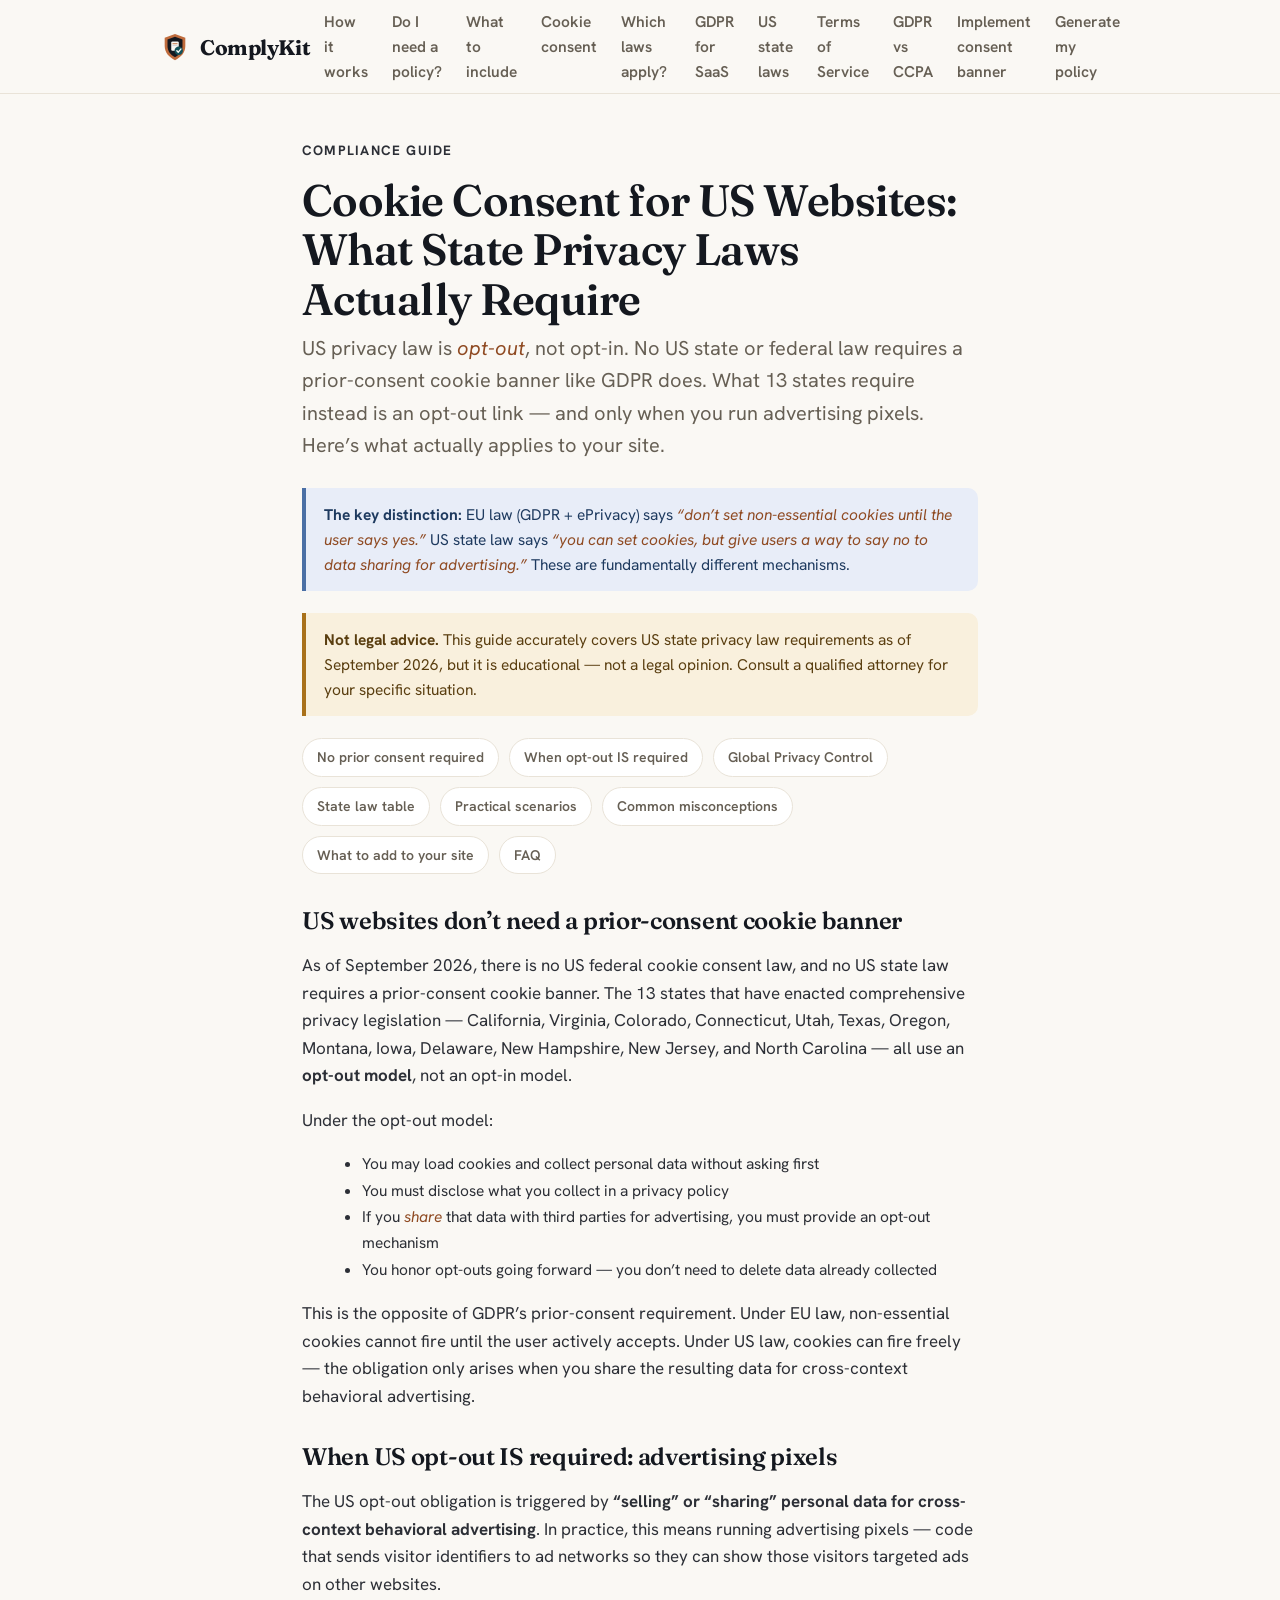
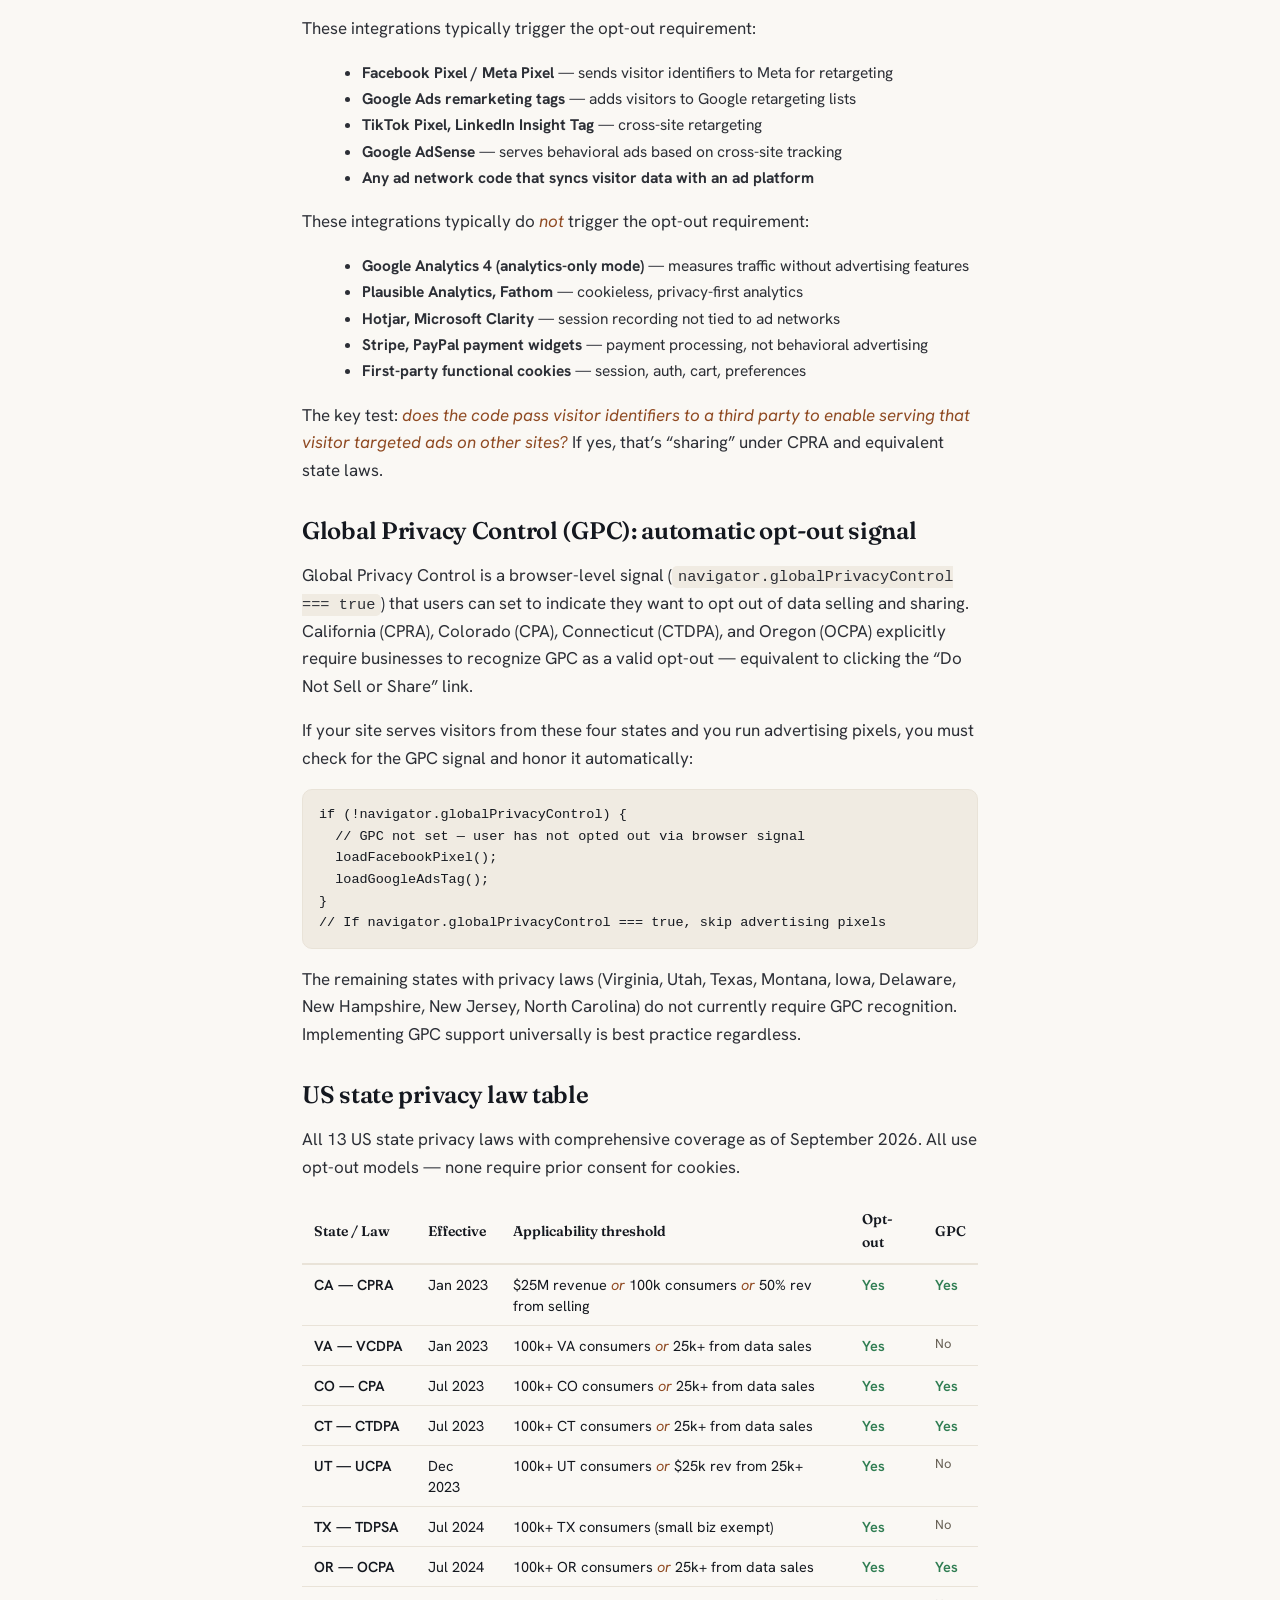
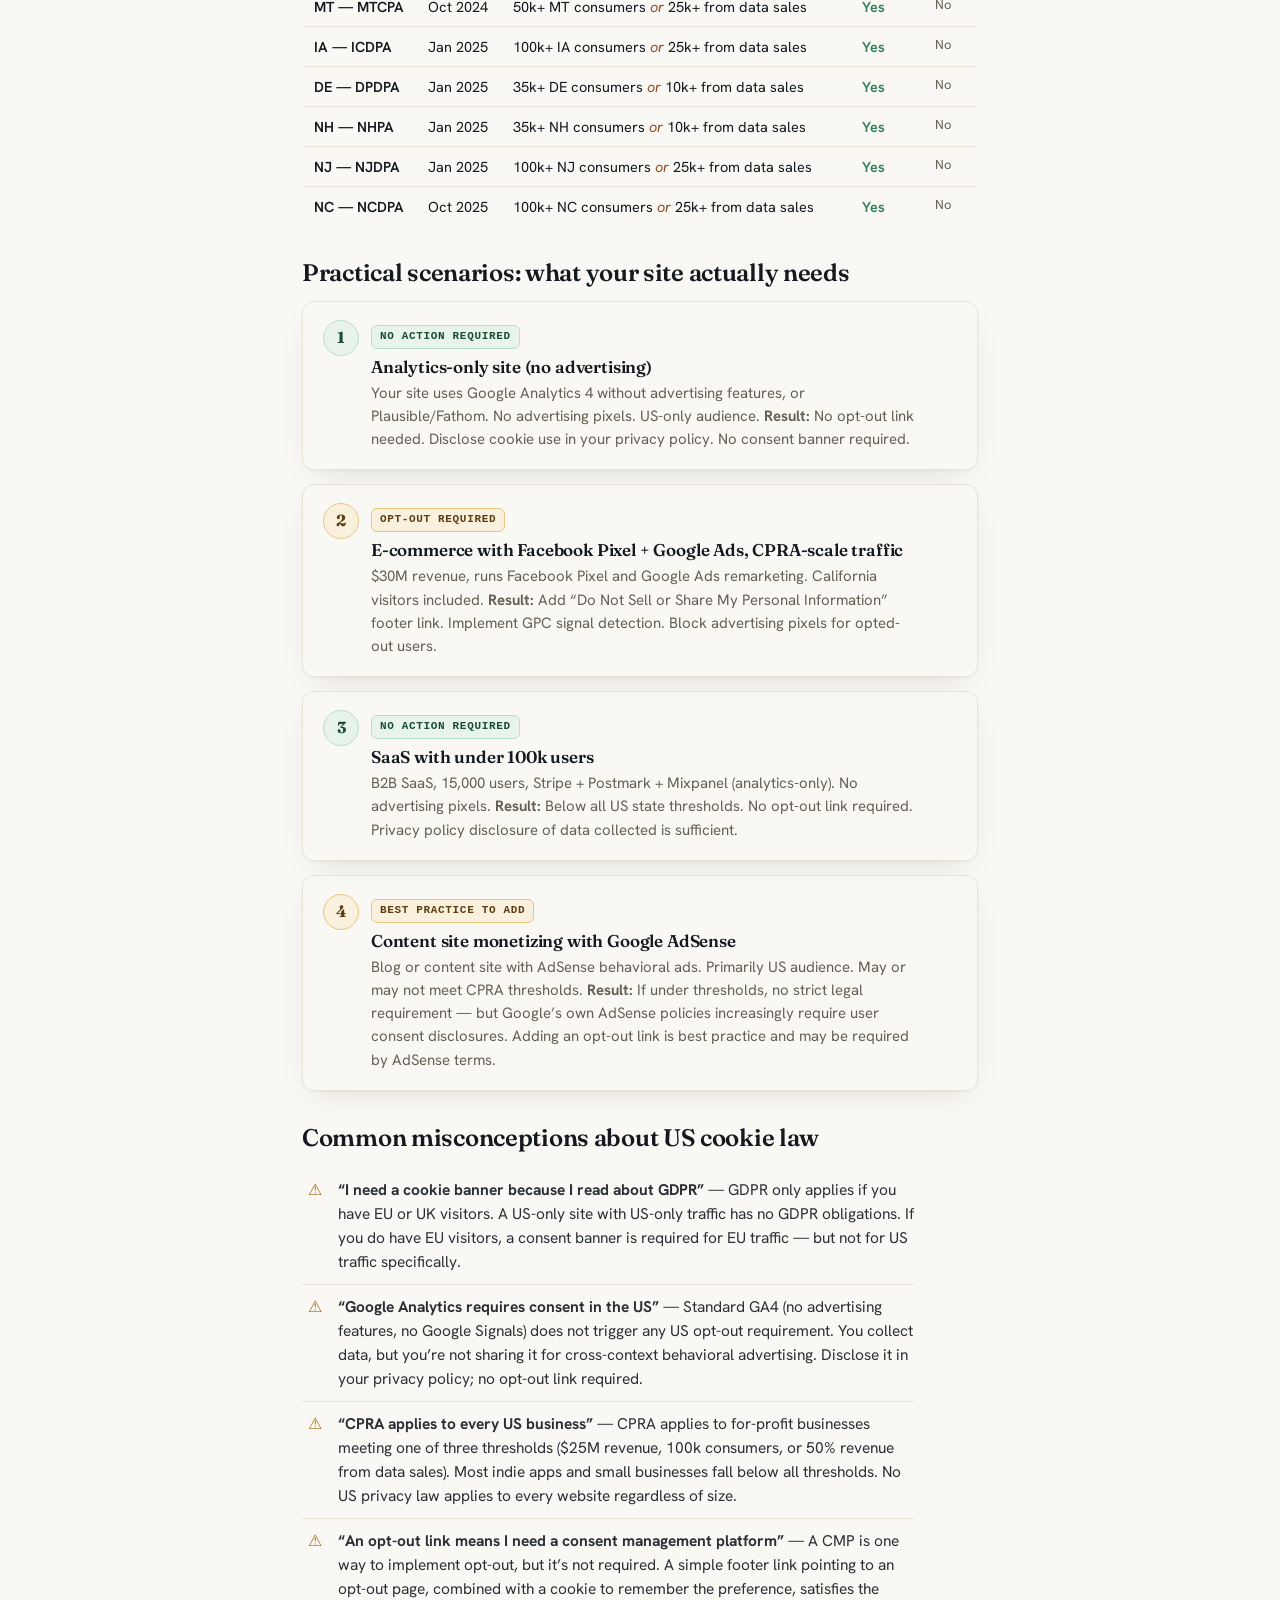
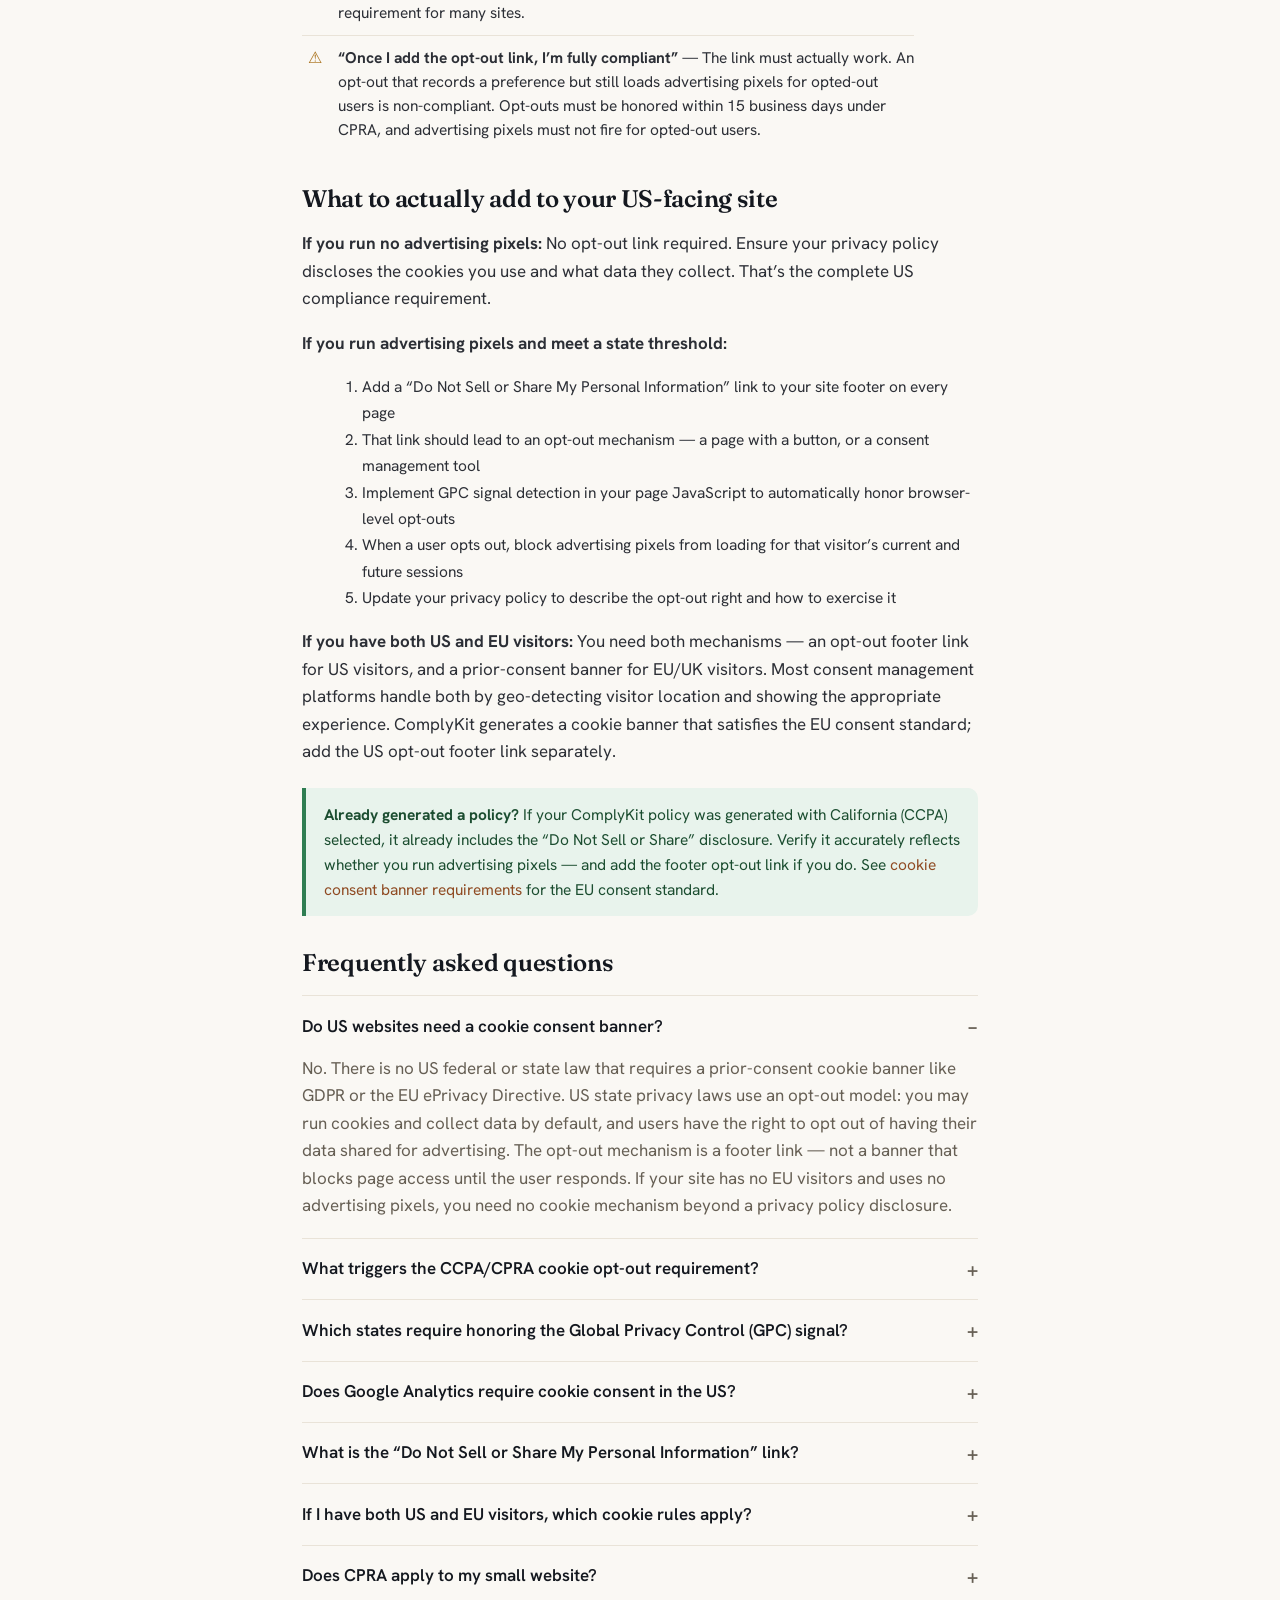
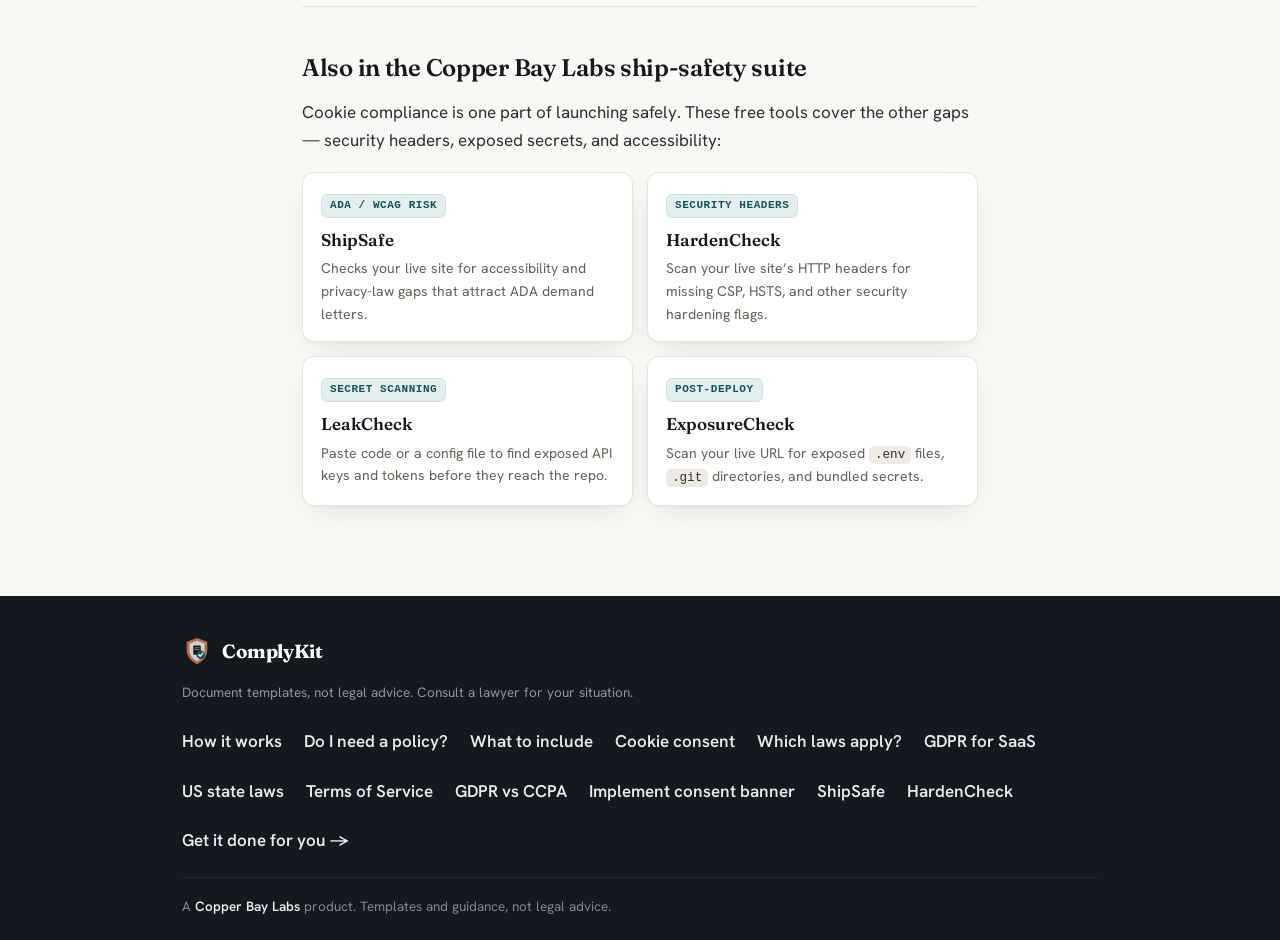
<file: guides/us-cookie-consent-state-laws.html>
<!doctype html>
<html lang="en">
<head>
<meta charset="utf-8">
<meta name="viewport" content="width=device-width, initial-scale=1">
<title>Cookie Consent for US Websites: What State Privacy Laws Actually Require</title>
<meta name="description" content="US websites don't need EU-style cookie consent banners. Instead, state privacy laws create an opt-out right when you run advertising pixels. Here's what 13 states actually require.">
<link rel="canonical" href="https://labs.copperbaytech.com/complykit/guides/us-cookie-consent-state-laws.html">
<meta property="og:type" content="article">
<meta property="og:site_name" content="ComplyKit">
<meta property="og:title" content="Cookie Consent for US Websites: What State Privacy Laws Actually Require">
<meta property="og:description" content="US websites don't need EU-style cookie consent banners. Instead, state privacy laws create an opt-out right when you run advertising pixels. Here's what 13 states actually require.">
<meta property="og:url" content="https://labs.copperbaytech.com/complykit/guides/us-cookie-consent-state-laws.html">
<meta property="og:image" content="https://labs.copperbaytech.com/complykit/og-image.png">
<meta property="og:image:width" content="1200">
<meta property="og:image:height" content="630">
<meta name="twitter:card" content="summary_large_image">
<meta name="theme-color" content="#faf8f4">
<link rel="icon" href="../favicon.svg" type="image/svg+xml">
<link rel="apple-touch-icon" href="../apple-touch-icon.png">
<link rel="preconnect" href="https://fonts.googleapis.com">
<link rel="preconnect" href="https://fonts.gstatic.com" crossorigin>
<link href="https://fonts.googleapis.com/css2?family=Fraunces:opsz,wght@9..144,500;9..144,600;9..144,700&family=Hanken+Grotesk:wght@400;500;600;700&display=swap" rel="stylesheet">
<script type="application/ld+json">
{"@context":"https://schema.org","@type":"TechArticle","headline":"Cookie Consent for US Websites: What State Privacy Laws Actually Require","description":"US websites do not need EU-style prior consent cookie banners. Instead, 13 state privacy laws (CPRA, VCDPA, CPA, CTDPA, and others) create an opt-out right when you share personal data for advertising. This guide explains exactly what triggers the US opt-out requirement, which states require honoring the Global Privacy Control signal, and what you actually need to add to your site.","author":{"@type":"Organization","name":"Copper Bay Labs","url":"https://copperbaytech.com"},"publisher":{"@type":"Organization","name":"Copper Bay Labs","url":"https://copperbaytech.com"},"datePublished":"2026-09-19","dateModified":"2026-09-19","mainEntityOfPage":"https://labs.copperbaytech.com/complykit/guides/us-cookie-consent-state-laws.html","mainEntity":{"@type":"FAQPage","mainEntity":[{"@type":"Question","name":"Do US websites need a cookie consent banner?","acceptedAnswer":{"@type":"Answer","text":"No. There is no US federal or state law that requires a prior-consent cookie banner like GDPR or the EU ePrivacy Directive. US state privacy laws (CPRA, VCDPA, CPA, and others) use an opt-out model: you may run cookies and collect data unless the user opts out. The opt-out mechanism is a 'Do Not Sell or Share My Personal Information' link in your site footer — not a consent banner. If your site has no EU visitors and uses no advertising pixels, you likely need no cookie mechanism at all beyond a privacy policy disclosure."}},{"@type":"Question","name":"What triggers the CCPA/CPRA cookie opt-out requirement?","acceptedAnswer":{"@type":"Answer","text":"The CPRA opt-out requirement is triggered by 'sharing' personal data for cross-context behavioral advertising. In practice, this means running advertising pixels: Facebook Pixel, Google Ads remarketing tags, TikTok Pixel, LinkedIn Insight Tag, and similar ad-network scripts that pass visitor identifiers to advertising platforms. Standard analytics (Google Analytics 4 in analytics-only mode, Plausible, Fathom) without advertising features does not trigger the opt-out requirement. The test is whether a third party receives identifiers from your site visitors to serve them targeted ads elsewhere."}},{"@type":"Question","name":"Which states require honoring the Global Privacy Control (GPC) signal?","acceptedAnswer":{"@type":"Answer","text":"As of 2026, California (CPRA), Colorado (CPA), Connecticut (CTDPA), and Oregon (OCPA) require businesses to automatically honor the Global Privacy Control browser signal as an opt-out of data sharing. If a visitor's browser sends navigator.globalPrivacyControl === true, you must treat it as an opt-out and refrain from loading advertising pixels for that visitor, without requiring them to click any additional link. Texas, Virginia, Utah, and the other 2024–2026 state laws do not yet require GPC recognition."}},{"@type":"Question","name":"Does Google Analytics require cookie consent in the US?","acceptedAnswer":{"@type":"Answer","text":"Not in most cases. Google Analytics 4 in standard analytics mode (measuring page views, events, and user journeys without advertising features enabled) does not trigger any US state opt-out requirement. You collect IP addresses and cookie identifiers, which are personal data, but US state laws only require opt-out when you share that data for cross-context behavioral advertising — which standard analytics does not do. You do need to disclose analytics cookies in your privacy policy. If you enable Google Signals, Audience features, or remarketing in GA4, that data sharing does trigger the opt-out requirement."}},{"@type":"Question","name":"What is the 'Do Not Sell or Share My Personal Information' link?","acceptedAnswer":{"@type":"Answer","text":"It's the footer link that US state privacy laws require when you share personal data for advertising. Clicking it should provide a mechanism for the visitor to opt out of that data sharing — typically by loading a consent management tool that blocks advertising pixels for that visitor's browser going forward. Unlike a GDPR consent banner, this link is not required before the page loads; it can be a simple footer link on every page. The California AG has issued enforcement letters to companies missing this link when they run advertising cookies."}},{"@type":"Question","name":"If I have both US and EU visitors, which cookie rules apply?","acceptedAnswer":{"@type":"Answer","text":"Both apply simultaneously. EU/UK visitors are governed by the ePrivacy Directive and GDPR: you need prior consent before setting any non-essential cookie on their device. US visitors are governed by applicable state laws: you need an opt-out mechanism if you share data for advertising. The practical implementation is a consent management platform (CMP) that shows a consent banner to EU/UK visitors and an opt-out footer link to US visitors. Most CMPs geo-detect and serve the appropriate experience by country."}},{"@type":"Question","name":"Does CPRA apply to my small website?","acceptedAnswer":{"@type":"Answer","text":"CPRA applies to for-profit businesses that meet at least one threshold: $25M+ in annual gross revenue, personal data on 100,000+ California consumers or households, or 50%+ of revenue from selling or sharing personal data. Most small websites and indie apps don't meet any threshold. Other state laws have lower thresholds — Delaware's DPDPA covers businesses with data on 35,000+ residents, and Montana's MTCPA starts at 50,000 consumers — but all have thresholds. If you're below all thresholds and have no EU visitors, standard analytics requires no consent banner or opt-out link."}}]}}
</script>
<link rel="stylesheet" href="../styles.css?v=1">
<style>
  .doc .lede{font-size:clamp(17px,2.3vw,20px);color:var(--muted)}
  .doc h2{scroll-margin-top:80px}
  .doc h3{font-family:"Fraunces",Georgia,serif;font-weight:600;font-size:19px;margin:22px 0 6px;letter-spacing:-.01em}
  .toc{display:flex;flex-wrap:wrap;gap:10px;margin:22px 0 6px;padding:0;list-style:none}
  .toc a{display:inline-block;background:var(--surface);border:1px solid var(--line);border-radius:999px;padding:7px 14px;font-size:14px;font-weight:600;color:var(--muted)}
  .toc a:hover{border-color:var(--bay);color:var(--ink);text-decoration:none}
  .callout{background:var(--warn-bg);border-left:4px solid var(--warn);border-radius:0 10px 10px 0;padding:14px 18px;margin:22px 0;font-size:15.5px;color:#5a3e10}
  .callout.tip{background:var(--pass-bg);border-left-color:var(--pass);color:#1b4d30}
  .callout.key{background:#e8edf8;border-left-color:#4a6fa5;color:#1e3a5f}
  .state-table{width:100%;border-collapse:collapse;margin:18px 0;font-size:14.5px}
  .state-table th{text-align:left;padding:9px 12px;border-bottom:2px solid var(--line);font-weight:600;font-family:"Fraunces",serif;font-size:14px}
  .state-table td{padding:9px 12px;border-bottom:1px solid var(--line);vertical-align:top;line-height:1.45}
  .state-table tr:last-child td{border-bottom:none}
  .state-table .law-name{font-weight:600;white-space:nowrap}
  .yes-c{color:var(--pass,#22a063);font-weight:600}
  .no-c{color:var(--muted);font-size:13px}
  .scenario-card{border:1px solid var(--line);border-radius:12px;padding:18px 20px;margin:14px 0;box-shadow:var(--shadow);display:grid;grid-template-columns:36px 1fr;gap:12px;align-items:start}
  .sc-num{width:36px;height:36px;border-radius:50%;display:flex;align-items:center;justify-content:center;font-family:"Fraunces",serif;font-weight:700;font-size:16px;flex-shrink:0}
  .scenario-card.verdict-req .sc-num{background:var(--warn-bg);color:#5a3e10;border:1px solid #e6c97a}
  .scenario-card.verdict-clear .sc-num{background:var(--pass-bg);color:#1b4d30;border:1px solid #b8dfcb}
  .sc-verdict{display:inline-block;font-family:ui-monospace,Menlo,Consolas,monospace;font-size:11px;font-weight:700;letter-spacing:.06em;text-transform:uppercase;border-radius:6px;padding:2px 8px;margin-bottom:8px}
  .verdict-req .sc-verdict{color:#5a3e10;background:var(--warn-bg);border:1px solid #e6c97a}
  .verdict-clear .sc-verdict{color:#1b4d30;background:var(--pass-bg);border:1px solid #b8dfcb}
  .scenario-card h3{margin:0 0 6px;font-family:"Fraunces",serif;font-weight:600;font-size:17px}
  .scenario-card p{margin:0;font-size:15px;color:var(--muted);line-height:1.55}
  .mistake-list{padding-left:0;list-style:none;margin:16px 0}
  .mistake-list li{padding:10px 0 10px 36px;position:relative;border-bottom:1px solid var(--line);font-size:15.5px;line-height:1.55}
  .mistake-list li:last-child{border-bottom:none}
  .mistake-list li::before{content:"\26A0";position:absolute;left:6px;color:var(--warn,#d97706);font-size:16px}
  .code-block{background:#f0ebe2;border:1px solid var(--line);border-radius:10px;padding:14px 16px;margin:16px 0;font-family:ui-monospace,Menlo,Consolas,monospace;font-size:13.5px;line-height:1.6;overflow-x:auto}
  .suite{display:grid;grid-template-columns:repeat(auto-fit,minmax(220px,1fr));gap:14px;margin:18px 0 6px}
  .suite a{display:block;background:var(--surface);border:1px solid var(--line);border-radius:12px;padding:16px 18px;box-shadow:var(--shadow);transition:box-shadow .15s,transform .15s,border-color .15s}
  .suite a:hover{text-decoration:none;box-shadow:var(--shadow-lift);transform:translateY(-2px);border-color:var(--line-2)}
  .suite .s-name{font-family:"Fraunces",serif;font-weight:600;font-size:17px;color:var(--ink);display:block;margin:0 0 4px}
  .suite p{color:var(--muted);font-size:14px;margin:0}
  .suite .s-tag{display:inline-block;margin-bottom:8px;font-family:ui-monospace,Menlo,Consolas,monospace;font-size:11px;font-weight:700;letter-spacing:.05em;text-transform:uppercase;color:var(--bay);background:var(--bay-tint,#e3eeef);border:1px solid #cfe1e3;border-radius:6px;padding:2px 8px}
  .faq-section{margin:18px 0}
  .faq-section details{border-bottom:1px solid var(--line);padding:14px 0}
  .faq-section details:first-child{border-top:1px solid var(--line)}
  .faq-section summary{font-weight:600;cursor:pointer;list-style:none;display:flex;justify-content:space-between;align-items:center;gap:12px}
  .faq-section summary::-webkit-details-marker{display:none}
  .faq-section summary::after{content:"+";font-size:20px;color:var(--muted);flex-shrink:0}
  .faq-section details[open] summary::after{content:"\2212"}
  .faq-section details p{margin:12px 0 4px;color:var(--muted)}
  .doc code.inline{font-family:ui-monospace,Menlo,Consolas,monospace;font-size:.9em;background:var(--line-2,#f0ebe2);padding:2px 6px;border-radius:5px}
</style>
</head>
<body>
<a class="skip" href="#main">Skip to main content</a>

<header class="masthead" role="banner">
  <div class="wrap hdr-bar">
    <a class="brand" href="../" aria-label="ComplyKit — go to homepage">
      <svg class="mark" viewBox="0 0 64 64" aria-hidden="true" focusable="false">
        <path d="M32 4 54 12 V30 C54 44 45 54 32 60 C19 54 10 44 10 30 V12 Z" fill="#bf6b3c"/>
        <path d="M32 10 48 16 V30 C48 41 41.5 49 32 54 C22.5 49 16 41 16 30 V16 Z" fill="#14181f"/>
        <rect x="24" y="20" width="16" height="20" rx="2.5" fill="#faf8f4"/>
        <line x1="27.5" y1="25" x2="36.5" y2="25" stroke="#bf6b3c" stroke-width="2" stroke-linecap="round"/>
        <line x1="27.5" y1="29" x2="36.5" y2="29" stroke="#cbd2da" stroke-width="2" stroke-linecap="round"/>
        <circle cx="40" cy="40" r="9" fill="#13525a"/>
        <path d="M36 40 39 43 44.5 36.5" fill="none" stroke="#faf8f4" stroke-width="3" stroke-linecap="round" stroke-linejoin="round"/>
      </svg>
      <span class="wordmark">ComplyKit</span>
    </a>
    <nav class="nav" aria-label="Primary navigation">
      <a href="../about.html">How it works</a>
      <a href="do-i-need-a-privacy-policy.html">Do I need a policy?</a>
      <a href="what-should-a-privacy-policy-include.html">What to include</a>
      <a href="cookie-consent-banner-requirements.html">Cookie consent</a>
      <a href="which-privacy-laws-apply-to-my-website.html">Which laws apply?</a>
      <a href="gdpr-privacy-policy-saas.html">GDPR for SaaS</a>
      <a href="us-cookie-consent-state-laws.html" aria-current="page">US state laws</a>
      <a href="how-to-write-terms-of-service.html">Terms of Service</a>
        <a href="gdpr-vs-ccpa.html">GDPR vs CCPA</a>
      <a href="gdpr-cookie-consent-implementation.html">Implement consent banner</a>
      <a href="../">Generate my policy</a>
    </nav>
  </div>
</header>

<main id="main">
<article class="doc">
  <div class="wrap narrow">
    <p class="eyebrow" style="text-align:left">Compliance guide</p>
    <h1>Cookie Consent for US Websites: What State Privacy Laws Actually Require</h1>
    <p class="lede">US privacy law is <em>opt-out</em>, not opt-in. No US state or federal law requires a prior-consent cookie banner like GDPR does. What 13 states require instead is an opt-out link &mdash; and only when you run advertising pixels. Here&rsquo;s what actually applies to your site.</p>

    <div class="callout key">
      <strong>The key distinction:</strong> EU law (GDPR + ePrivacy) says <em>&ldquo;don&rsquo;t set non-essential cookies until the user says yes.&rdquo;</em> US state law says <em>&ldquo;you can set cookies, but give users a way to say no to data sharing for advertising.&rdquo;</em> These are fundamentally different mechanisms.
    </div>

    <div class="callout">
      <strong>Not legal advice.</strong> This guide accurately covers US state privacy law requirements as of September 2026, but it is educational &mdash; not a legal opinion. Consult a qualified attorney for your specific situation.
    </div>

    <ul class="toc" aria-label="On this page">
      <li><a href="#no-banner">No prior consent required</a></li>
      <li><a href="#when-optout">When opt-out IS required</a></li>
      <li><a href="#gpc">Global Privacy Control</a></li>
      <li><a href="#state-table">State law table</a></li>
      <li><a href="#scenarios">Practical scenarios</a></li>
      <li><a href="#misconceptions">Common misconceptions</a></li>
      <li><a href="#what-to-add">What to add to your site</a></li>
      <li><a href="#faq">FAQ</a></li>
    </ul>

    <h2 id="no-banner">US websites don&rsquo;t need a prior-consent cookie banner</h2>
    <p>As of September 2026, there is no US federal cookie consent law, and no US state law requires a prior-consent cookie banner. The 13 states that have enacted comprehensive privacy legislation &mdash; California, Virginia, Colorado, Connecticut, Utah, Texas, Oregon, Montana, Iowa, Delaware, New Hampshire, New Jersey, and North Carolina &mdash; all use an <strong>opt-out model</strong>, not an opt-in model.</p>

    <p>Under the opt-out model:</p>
    <ul style="margin:12px 0 12px 20px;font-size:15.5px;line-height:1.7;color:var(--muted)">
      <li>You may load cookies and collect personal data without asking first</li>
      <li>You must disclose what you collect in a privacy policy</li>
      <li>If you <em>share</em> that data with third parties for advertising, you must provide an opt-out mechanism</li>
      <li>You honor opt-outs going forward &mdash; you don&rsquo;t need to delete data already collected</li>
    </ul>

    <p>This is the opposite of GDPR&rsquo;s prior-consent requirement. Under EU law, non-essential cookies cannot fire until the user actively accepts. Under US law, cookies can fire freely &mdash; the obligation only arises when you share the resulting data for cross-context behavioral advertising.</p>

    <h2 id="when-optout">When US opt-out IS required: advertising pixels</h2>
    <p>The US opt-out obligation is triggered by <strong>&ldquo;selling&rdquo; or &ldquo;sharing&rdquo; personal data for cross-context behavioral advertising</strong>. In practice, this means running advertising pixels &mdash; code that sends visitor identifiers to ad networks so they can show those visitors targeted ads on other websites.</p>

    <p>These integrations typically trigger the opt-out requirement:</p>
    <ul style="margin:10px 0 10px 20px;font-size:15.5px;line-height:1.7;color:var(--muted)">
      <li><strong>Facebook Pixel / Meta Pixel</strong> &mdash; sends visitor identifiers to Meta for retargeting</li>
      <li><strong>Google Ads remarketing tags</strong> &mdash; adds visitors to Google retargeting lists</li>
      <li><strong>TikTok Pixel, LinkedIn Insight Tag</strong> &mdash; cross-site retargeting</li>
      <li><strong>Google AdSense</strong> &mdash; serves behavioral ads based on cross-site tracking</li>
      <li><strong>Any ad network code that syncs visitor data with an ad platform</strong></li>
    </ul>

    <p>These integrations typically do <em>not</em> trigger the opt-out requirement:</p>
    <ul style="margin:10px 0 10px 20px;font-size:15.5px;line-height:1.7;color:var(--muted)">
      <li><strong>Google Analytics 4 (analytics-only mode)</strong> &mdash; measures traffic without advertising features</li>
      <li><strong>Plausible Analytics, Fathom</strong> &mdash; cookieless, privacy-first analytics</li>
      <li><strong>Hotjar, Microsoft Clarity</strong> &mdash; session recording not tied to ad networks</li>
      <li><strong>Stripe, PayPal payment widgets</strong> &mdash; payment processing, not behavioral advertising</li>
      <li><strong>First-party functional cookies</strong> &mdash; session, auth, cart, preferences</li>
    </ul>

    <p>The key test: <em>does the code pass visitor identifiers to a third party to enable serving that visitor targeted ads on other sites?</em> If yes, that&rsquo;s &ldquo;sharing&rdquo; under CPRA and equivalent state laws.</p>

    <h2 id="gpc">Global Privacy Control (GPC): automatic opt-out signal</h2>
    <p>Global Privacy Control is a browser-level signal (<code class="inline">navigator.globalPrivacyControl === true</code>) that users can set to indicate they want to opt out of data selling and sharing. California (CPRA), Colorado (CPA), Connecticut (CTDPA), and Oregon (OCPA) explicitly require businesses to recognize GPC as a valid opt-out &mdash; equivalent to clicking the &ldquo;Do Not Sell or Share&rdquo; link.</p>

    <p>If your site serves visitors from these four states and you run advertising pixels, you must check for the GPC signal and honor it automatically:</p>

    <pre class="code-block">if (!navigator.globalPrivacyControl) {
  // GPC not set &mdash; user has not opted out via browser signal
  loadFacebookPixel();
  loadGoogleAdsTag();
}
// If navigator.globalPrivacyControl === true, skip advertising pixels</pre>

    <p>The remaining states with privacy laws (Virginia, Utah, Texas, Montana, Iowa, Delaware, New Hampshire, New Jersey, North Carolina) do not currently require GPC recognition. Implementing GPC support universally is best practice regardless.</p>

    <h2 id="state-table">US state privacy law table</h2>
    <p>All 13 US state privacy laws with comprehensive coverage as of September 2026. All use opt-out models &mdash; none require prior consent for cookies.</p>

    <table class="state-table">
      <thead>
        <tr>
          <th>State / Law</th>
          <th>Effective</th>
          <th>Applicability threshold</th>
          <th>Opt-out</th>
          <th>GPC</th>
        </tr>
      </thead>
      <tbody>
        <tr>
          <td class="law-name">CA &mdash; CPRA</td>
          <td>Jan 2023</td>
          <td>$25M revenue <em>or</em> 100k consumers <em>or</em> 50% rev from selling</td>
          <td class="yes-c">Yes</td>
          <td class="yes-c">Yes</td>
        </tr>
        <tr>
          <td class="law-name">VA &mdash; VCDPA</td>
          <td>Jan 2023</td>
          <td>100k+ VA consumers <em>or</em> 25k+ from data sales</td>
          <td class="yes-c">Yes</td>
          <td class="no-c">No</td>
        </tr>
        <tr>
          <td class="law-name">CO &mdash; CPA</td>
          <td>Jul 2023</td>
          <td>100k+ CO consumers <em>or</em> 25k+ from data sales</td>
          <td class="yes-c">Yes</td>
          <td class="yes-c">Yes</td>
        </tr>
        <tr>
          <td class="law-name">CT &mdash; CTDPA</td>
          <td>Jul 2023</td>
          <td>100k+ CT consumers <em>or</em> 25k+ from data sales</td>
          <td class="yes-c">Yes</td>
          <td class="yes-c">Yes</td>
        </tr>
        <tr>
          <td class="law-name">UT &mdash; UCPA</td>
          <td>Dec 2023</td>
          <td>100k+ UT consumers <em>or</em> $25k rev from 25k+</td>
          <td class="yes-c">Yes</td>
          <td class="no-c">No</td>
        </tr>
        <tr>
          <td class="law-name">TX &mdash; TDPSA</td>
          <td>Jul 2024</td>
          <td>100k+ TX consumers (small biz exempt)</td>
          <td class="yes-c">Yes</td>
          <td class="no-c">No</td>
        </tr>
        <tr>
          <td class="law-name">OR &mdash; OCPA</td>
          <td>Jul 2024</td>
          <td>100k+ OR consumers <em>or</em> 25k+ from data sales</td>
          <td class="yes-c">Yes</td>
          <td class="yes-c">Yes</td>
        </tr>
        <tr>
          <td class="law-name">MT &mdash; MTCPA</td>
          <td>Oct 2024</td>
          <td>50k+ MT consumers <em>or</em> 25k+ from data sales</td>
          <td class="yes-c">Yes</td>
          <td class="no-c">No</td>
        </tr>
        <tr>
          <td class="law-name">IA &mdash; ICDPA</td>
          <td>Jan 2025</td>
          <td>100k+ IA consumers <em>or</em> 25k+ from data sales</td>
          <td class="yes-c">Yes</td>
          <td class="no-c">No</td>
        </tr>
        <tr>
          <td class="law-name">DE &mdash; DPDPA</td>
          <td>Jan 2025</td>
          <td>35k+ DE consumers <em>or</em> 10k+ from data sales</td>
          <td class="yes-c">Yes</td>
          <td class="no-c">No</td>
        </tr>
        <tr>
          <td class="law-name">NH &mdash; NHPA</td>
          <td>Jan 2025</td>
          <td>35k+ NH consumers <em>or</em> 10k+ from data sales</td>
          <td class="yes-c">Yes</td>
          <td class="no-c">No</td>
        </tr>
        <tr>
          <td class="law-name">NJ &mdash; NJDPA</td>
          <td>Jan 2025</td>
          <td>100k+ NJ consumers <em>or</em> 25k+ from data sales</td>
          <td class="yes-c">Yes</td>
          <td class="no-c">No</td>
        </tr>
        <tr>
          <td class="law-name">NC &mdash; NCDPA</td>
          <td>Oct 2025</td>
          <td>100k+ NC consumers <em>or</em> 25k+ from data sales</td>
          <td class="yes-c">Yes</td>
          <td class="no-c">No</td>
        </tr>
      </tbody>
    </table>

    <h2 id="scenarios">Practical scenarios: what your site actually needs</h2>

    <div class="scenario-card verdict-clear">
      <div class="sc-num">1</div>
      <div>
        <span class="sc-verdict">No action required</span>
        <h3>Analytics-only site (no advertising)</h3>
        <p>Your site uses Google Analytics 4 without advertising features, or Plausible/Fathom. No advertising pixels. US-only audience. <strong>Result:</strong> No opt-out link needed. Disclose cookie use in your privacy policy. No consent banner required.</p>
      </div>
    </div>

    <div class="scenario-card verdict-req">
      <div class="sc-num">2</div>
      <div>
        <span class="sc-verdict">Opt-out required</span>
        <h3>E-commerce with Facebook Pixel + Google Ads, CPRA-scale traffic</h3>
        <p>$30M revenue, runs Facebook Pixel and Google Ads remarketing. California visitors included. <strong>Result:</strong> Add &ldquo;Do Not Sell or Share My Personal Information&rdquo; footer link. Implement GPC signal detection. Block advertising pixels for opted-out users.</p>
      </div>
    </div>

    <div class="scenario-card verdict-clear">
      <div class="sc-num">3</div>
      <div>
        <span class="sc-verdict">No action required</span>
        <h3>SaaS with under 100k users</h3>
        <p>B2B SaaS, 15,000 users, Stripe + Postmark + Mixpanel (analytics-only). No advertising pixels. <strong>Result:</strong> Below all US state thresholds. No opt-out link required. Privacy policy disclosure of data collected is sufficient.</p>
      </div>
    </div>

    <div class="scenario-card verdict-req">
      <div class="sc-num">4</div>
      <div>
        <span class="sc-verdict">Best practice to add</span>
        <h3>Content site monetizing with Google AdSense</h3>
        <p>Blog or content site with AdSense behavioral ads. Primarily US audience. May or may not meet CPRA thresholds. <strong>Result:</strong> If under thresholds, no strict legal requirement &mdash; but Google&rsquo;s own AdSense policies increasingly require user consent disclosures. Adding an opt-out link is best practice and may be required by AdSense terms.</p>
      </div>
    </div>

    <h2 id="misconceptions">Common misconceptions about US cookie law</h2>

    <ul class="mistake-list">
      <li>
        <strong>&ldquo;I need a cookie banner because I read about GDPR&rdquo;</strong> &mdash; GDPR only applies if you have EU or UK visitors. A US-only site with US-only traffic has no GDPR obligations. If you do have EU visitors, a consent banner is required for EU traffic &mdash; but not for US traffic specifically.
      </li>
      <li>
        <strong>&ldquo;Google Analytics requires consent in the US&rdquo;</strong> &mdash; Standard GA4 (no advertising features, no Google Signals) does not trigger any US opt-out requirement. You collect data, but you&rsquo;re not sharing it for cross-context behavioral advertising. Disclose it in your privacy policy; no opt-out link required.
      </li>
      <li>
        <strong>&ldquo;CPRA applies to every US business&rdquo;</strong> &mdash; CPRA applies to for-profit businesses meeting one of three thresholds ($25M revenue, 100k consumers, or 50% revenue from data sales). Most indie apps and small businesses fall below all thresholds. No US privacy law applies to every website regardless of size.
      </li>
      <li>
        <strong>&ldquo;An opt-out link means I need a consent management platform&rdquo;</strong> &mdash; A CMP is one way to implement opt-out, but it&rsquo;s not required. A simple footer link pointing to an opt-out page, combined with a cookie to remember the preference, satisfies the requirement for many sites.
      </li>
      <li>
        <strong>&ldquo;Once I add the opt-out link, I&rsquo;m fully compliant&rdquo;</strong> &mdash; The link must actually work. An opt-out that records a preference but still loads advertising pixels for opted-out users is non-compliant. Opt-outs must be honored within 15 business days under CPRA, and advertising pixels must not fire for opted-out users.
      </li>
    </ul>

    <h2 id="what-to-add">What to actually add to your US-facing site</h2>
    <p><strong>If you run no advertising pixels:</strong> No opt-out link required. Ensure your privacy policy discloses the cookies you use and what data they collect. That&rsquo;s the complete US compliance requirement.</p>

    <p><strong>If you run advertising pixels and meet a state threshold:</strong></p>
    <ol style="margin:12px 0 12px 20px;font-size:15.5px;line-height:1.7;color:var(--muted)">
      <li>Add a &ldquo;Do Not Sell or Share My Personal Information&rdquo; link to your site footer on every page</li>
      <li>That link should lead to an opt-out mechanism &mdash; a page with a button, or a consent management tool</li>
      <li>Implement GPC signal detection in your page JavaScript to automatically honor browser-level opt-outs</li>
      <li>When a user opts out, block advertising pixels from loading for that visitor&rsquo;s current and future sessions</li>
      <li>Update your privacy policy to describe the opt-out right and how to exercise it</li>
    </ol>

    <p><strong>If you have both US and EU visitors:</strong> You need both mechanisms &mdash; an opt-out footer link for US visitors, and a prior-consent banner for EU/UK visitors. Most consent management platforms handle both by geo-detecting visitor location and showing the appropriate experience. ComplyKit generates a cookie banner that satisfies the EU consent standard; add the US opt-out footer link separately.</p>

    <div class="callout tip">
      <strong>Already generated a policy?</strong> If your ComplyKit policy was generated with California (CCPA) selected, it already includes the &ldquo;Do Not Sell or Share&rdquo; disclosure. Verify it accurately reflects whether you run advertising pixels &mdash; and add the footer opt-out link if you do. See <a href="cookie-consent-banner-requirements.html">cookie consent banner requirements</a> for the EU consent standard.
    </div>

    <h2 id="faq">Frequently asked questions</h2>
    <div class="faq-section">
      <details open>
        <summary>Do US websites need a cookie consent banner?</summary>
        <p>No. There is no US federal or state law that requires a prior-consent cookie banner like GDPR or the EU ePrivacy Directive. US state privacy laws use an opt-out model: you may run cookies and collect data by default, and users have the right to opt out of having their data shared for advertising. The opt-out mechanism is a footer link &mdash; not a banner that blocks page access until the user responds. If your site has no EU visitors and uses no advertising pixels, you need no cookie mechanism beyond a privacy policy disclosure.</p>
      </details>
      <details>
        <summary>What triggers the CCPA/CPRA cookie opt-out requirement?</summary>
        <p>&ldquo;Sharing&rdquo; personal data for cross-context behavioral advertising. In practice: Facebook Pixel, Google Ads remarketing tags, TikTok Pixel, LinkedIn Insight Tag, Google AdSense, and similar ad-network scripts that pass visitor identifiers to advertising platforms. Standard analytics (GA4 in analytics-only mode, Plausible, Fathom, Hotjar) without advertising features does not trigger the opt-out requirement. The test is whether a third party receives visitor identifiers from your site to serve those visitors targeted ads elsewhere.</p>
      </details>
      <details>
        <summary>Which states require honoring the Global Privacy Control (GPC) signal?</summary>
        <p>As of 2026: California (CPRA), Colorado (CPA), Connecticut (CTDPA), and Oregon (OCPA). If a visitor&rsquo;s browser sends <code class="inline">navigator.globalPrivacyControl === true</code>, you must treat it as an opt-out and skip advertising pixels &mdash; without requiring them to click any link. Texas, Virginia, Utah, Montana, Iowa, Delaware, New Hampshire, New Jersey, and North Carolina do not currently require GPC recognition, though implementing it universally is best practice.</p>
      </details>
      <details>
        <summary>Does Google Analytics require cookie consent in the US?</summary>
        <p>Not in most cases. GA4 in standard analytics mode doesn&rsquo;t trigger any US state opt-out requirement &mdash; you&rsquo;re measuring your own traffic, not sharing data for cross-context advertising. Disclose analytics cookies in your privacy policy. The trigger for US opt-out obligations is enabling Google Signals, Audience features, or linking GA4 to a Google Ads remarketing audience &mdash; that constitutes &ldquo;sharing&rdquo; under CPRA for California visitors above the threshold.</p>
      </details>
      <details>
        <summary>What is the &ldquo;Do Not Sell or Share My Personal Information&rdquo; link?</summary>
        <p>A footer link required by US state privacy laws when you share personal data for advertising. Clicking it provides the visitor a way to opt out of data sharing for advertising &mdash; typically by setting a preference that blocks advertising pixels from loading for that visitor&rsquo;s browser going forward. Unlike a GDPR banner, it doesn&rsquo;t need to appear before the page loads. A simple text link in every page&rsquo;s footer pointing to an opt-out page or mechanism is sufficient.</p>
      </details>
      <details>
        <summary>If I have both US and EU visitors, which cookie rules apply?</summary>
        <p>Both simultaneously. EU/UK visitors require prior consent before non-essential cookies fire (GDPR + ePrivacy). US visitors require an opt-out mechanism if you share data for advertising. The practical solution is a consent management platform that geo-detects visitor location: consent banner for EU/UK users, opt-out footer link for US users. ComplyKit generates the EU-standard cookie banner. Add the &ldquo;Do Not Sell or Share&rdquo; footer link separately for US compliance when you run advertising pixels.</p>
      </details>
      <details>
        <summary>Does CPRA apply to my small website?</summary>
        <p>CPRA applies to for-profit businesses meeting at least one threshold: $25M+ annual revenue, personal data on 100k+ California consumers/households, or 50%+ revenue from selling or sharing data. Most indie apps don&rsquo;t qualify. Other states have lower thresholds &mdash; Delaware&rsquo;s DPDPA covers 35k+ residents, Montana&rsquo;s MTCPA covers 50k+ consumers &mdash; but all have thresholds. If you&rsquo;re below all of them and have no EU visitors, analytics-only tools with no advertising pixels require no cookie banner or opt-out link beyond a privacy policy disclosure.</p>
      </details>
    </div>

    <h2 style="margin-top:48px">Also in the Copper Bay Labs ship-safety suite</h2>
    <p>Cookie compliance is one part of launching safely. These free tools cover the other gaps &mdash; security headers, exposed secrets, and accessibility:</p>
    <div class="suite">
      <a href="https://labs.copperbaytech.com/shipsafe/" target="_blank" rel="noopener noreferrer">
        <span class="s-tag">ADA / WCAG risk</span>
        <span class="s-name">ShipSafe</span>
        <p>Checks your live site for accessibility and privacy-law gaps that attract ADA demand letters.</p>
      </a>
      <a href="https://labs.copperbaytech.com/hardencheck/" target="_blank" rel="noopener noreferrer">
        <span class="s-tag">Security headers</span>
        <span class="s-name">HardenCheck</span>
        <p>Scan your live site&rsquo;s HTTP headers for missing CSP, HSTS, and other security hardening flags.</p>
      </a>
      <a href="https://labs.copperbaytech.com/leakcheck/" target="_blank" rel="noopener noreferrer">
        <span class="s-tag">Secret scanning</span>
        <span class="s-name">LeakCheck</span>
        <p>Paste code or a config file to find exposed API keys and tokens before they reach the repo.</p>
      </a>
      <a href="https://labs.copperbaytech.com/exposurecheck/" target="_blank" rel="noopener noreferrer">
        <span class="s-tag">Post-deploy</span>
        <span class="s-name">ExposureCheck</span>
        <p>Scan your live URL for exposed <code class="inline">.env</code> files, <code class="inline">.git</code> directories, and bundled secrets.</p>
      </a>
    </div>
  </div>
</article>
</main>

<footer class="footer" role="contentinfo">
  <div class="wrap foot">
    <div>
      <a class="brand small" href="../" aria-label="ComplyKit — go to homepage">
        <svg class="mark" viewBox="0 0 64 64" aria-hidden="true">
          <path d="M32 4 54 12 V30 C54 44 45 54 32 60 C19 54 10 44 10 30 V12 Z" fill="#bf6b3c"/>
          <path d="M32 10 48 16 V30 C48 41 41.5 49 32 54 C22.5 49 16 41 16 30 V16 Z" fill="#cbd2da"/>
          <rect x="24" y="20" width="16" height="20" rx="2.5" fill="#14181f"/>
          <line x1="27.5" y1="25" x2="36.5" y2="25" stroke="#bf6b3c" stroke-width="2" stroke-linecap="round"/>
          <line x1="27.5" y1="29" x2="36.5" y2="29" stroke="#8a8276" stroke-width="2" stroke-linecap="round"/>
          <circle cx="40" cy="40" r="9" fill="#13525a"/>
          <path d="M36 40 39 43 44.5 36.5" fill="none" stroke="#faf8f4" stroke-width="3" stroke-linecap="round" stroke-linejoin="round"/>
        </svg>
        <span class="wordmark">ComplyKit</span>
      </a>
      <p class="fine">Document templates, not legal advice. Consult a lawyer for your situation.</p>
    </div>
    <nav class="foot-nav" aria-label="Footer navigation">
      <a href="../about.html">How it works</a>
      <a href="do-i-need-a-privacy-policy.html">Do I need a policy?</a>
      <a href="what-should-a-privacy-policy-include.html">What to include</a>
      <a href="cookie-consent-banner-requirements.html">Cookie consent</a>
      <a href="which-privacy-laws-apply-to-my-website.html">Which laws apply?</a>
      <a href="gdpr-privacy-policy-saas.html">GDPR for SaaS</a>
      <a href="us-cookie-consent-state-laws.html">US state laws</a>
      <a href="how-to-write-terms-of-service.html">Terms of Service</a>
        <a href="gdpr-vs-ccpa.html">GDPR vs CCPA</a>
      <a href="gdpr-cookie-consent-implementation.html">Implement consent banner</a>
      <a href="https://labs.copperbaytech.com/shipsafe/" target="_blank" rel="noopener noreferrer">ShipSafe</a>
      <a href="https://labs.copperbaytech.com/hardencheck/" target="_blank" rel="noopener noreferrer">HardenCheck</a>
      <a href="https://copperbaytech.com" target="_blank" rel="noopener noreferrer">Get it done for you <span aria-hidden="true">&rarr;</span><span class="sr-only">(opens in new tab)</span></a>
    </nav>
  </div>
  <div class="wrap">
    <p class="madeby">A <a href="https://copperbaytech.com" target="_blank" rel="noopener noreferrer">Copper Bay Labs<span class="sr-only"> (opens in new tab)</span></a> product. <span class="disclaimer">Templates and guidance, not legal advice.</span></p>
  </div>
</footer>

</body>
</html>
</file>
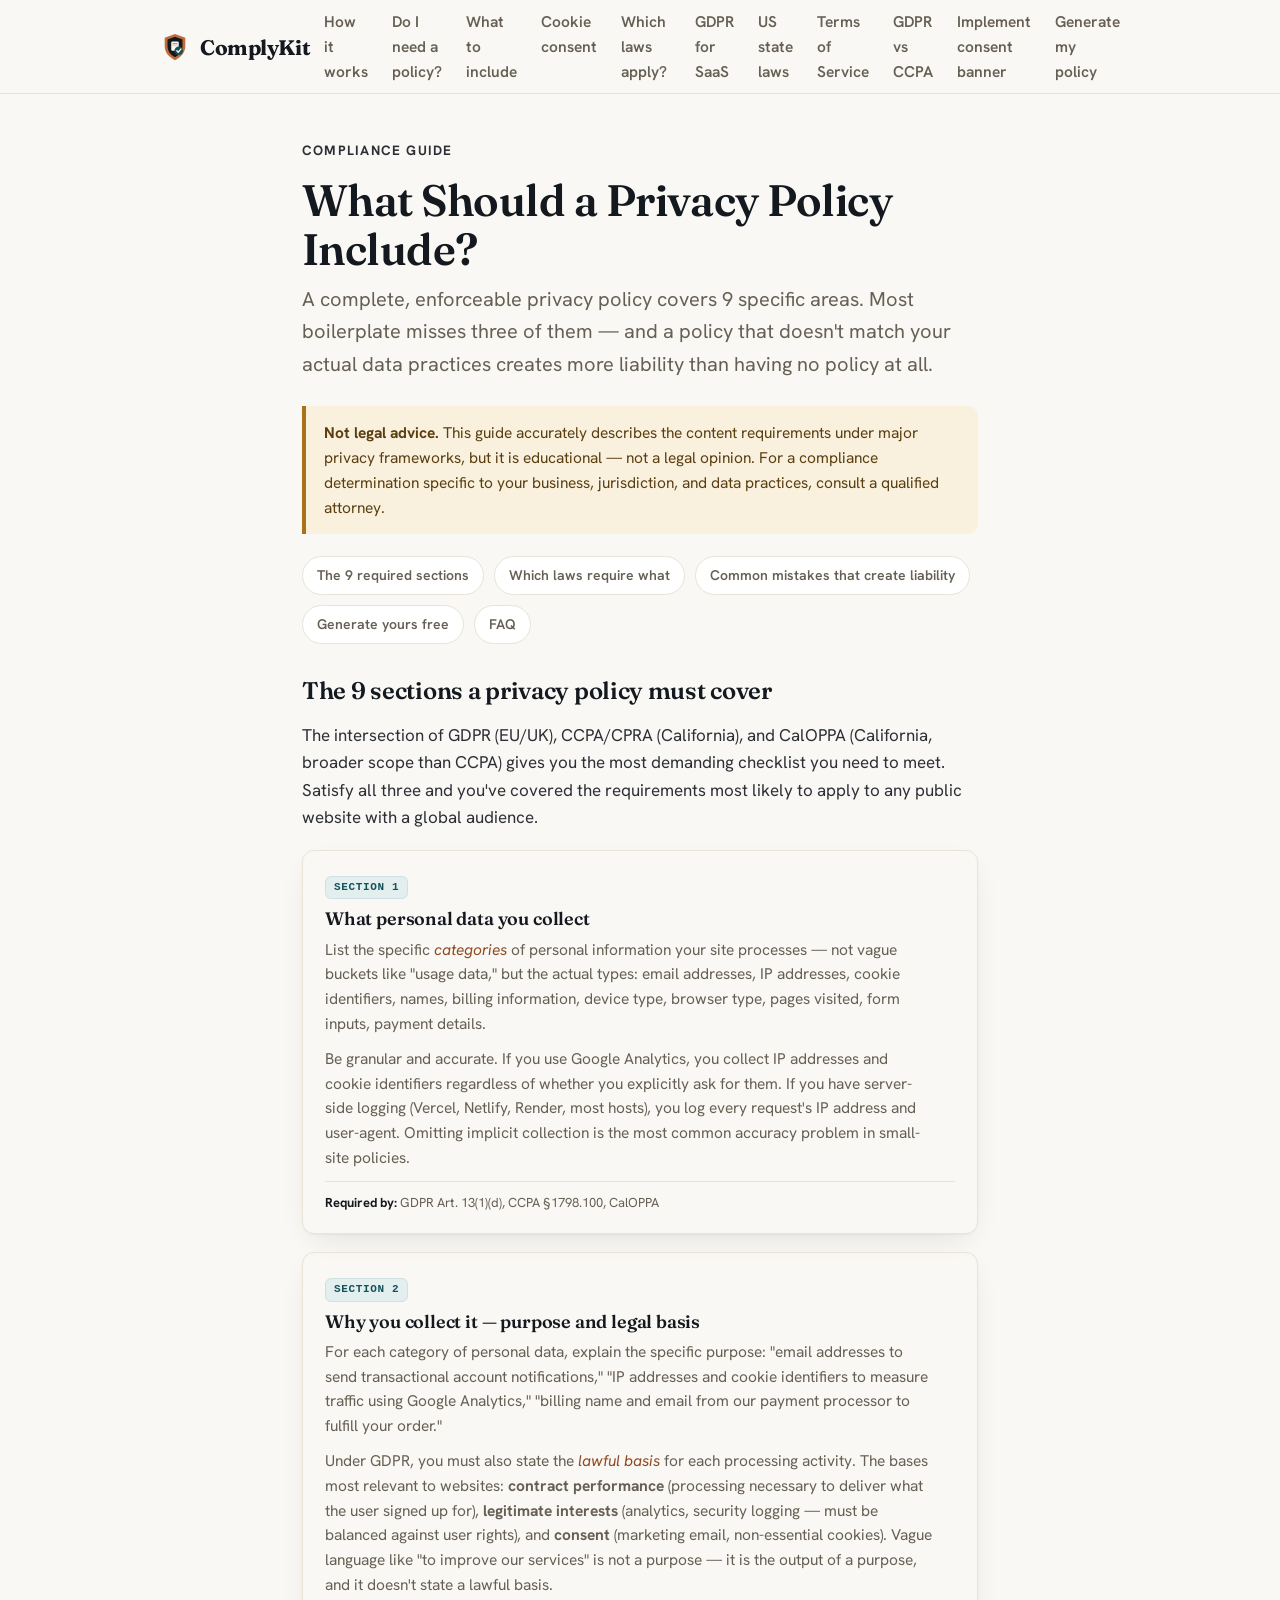
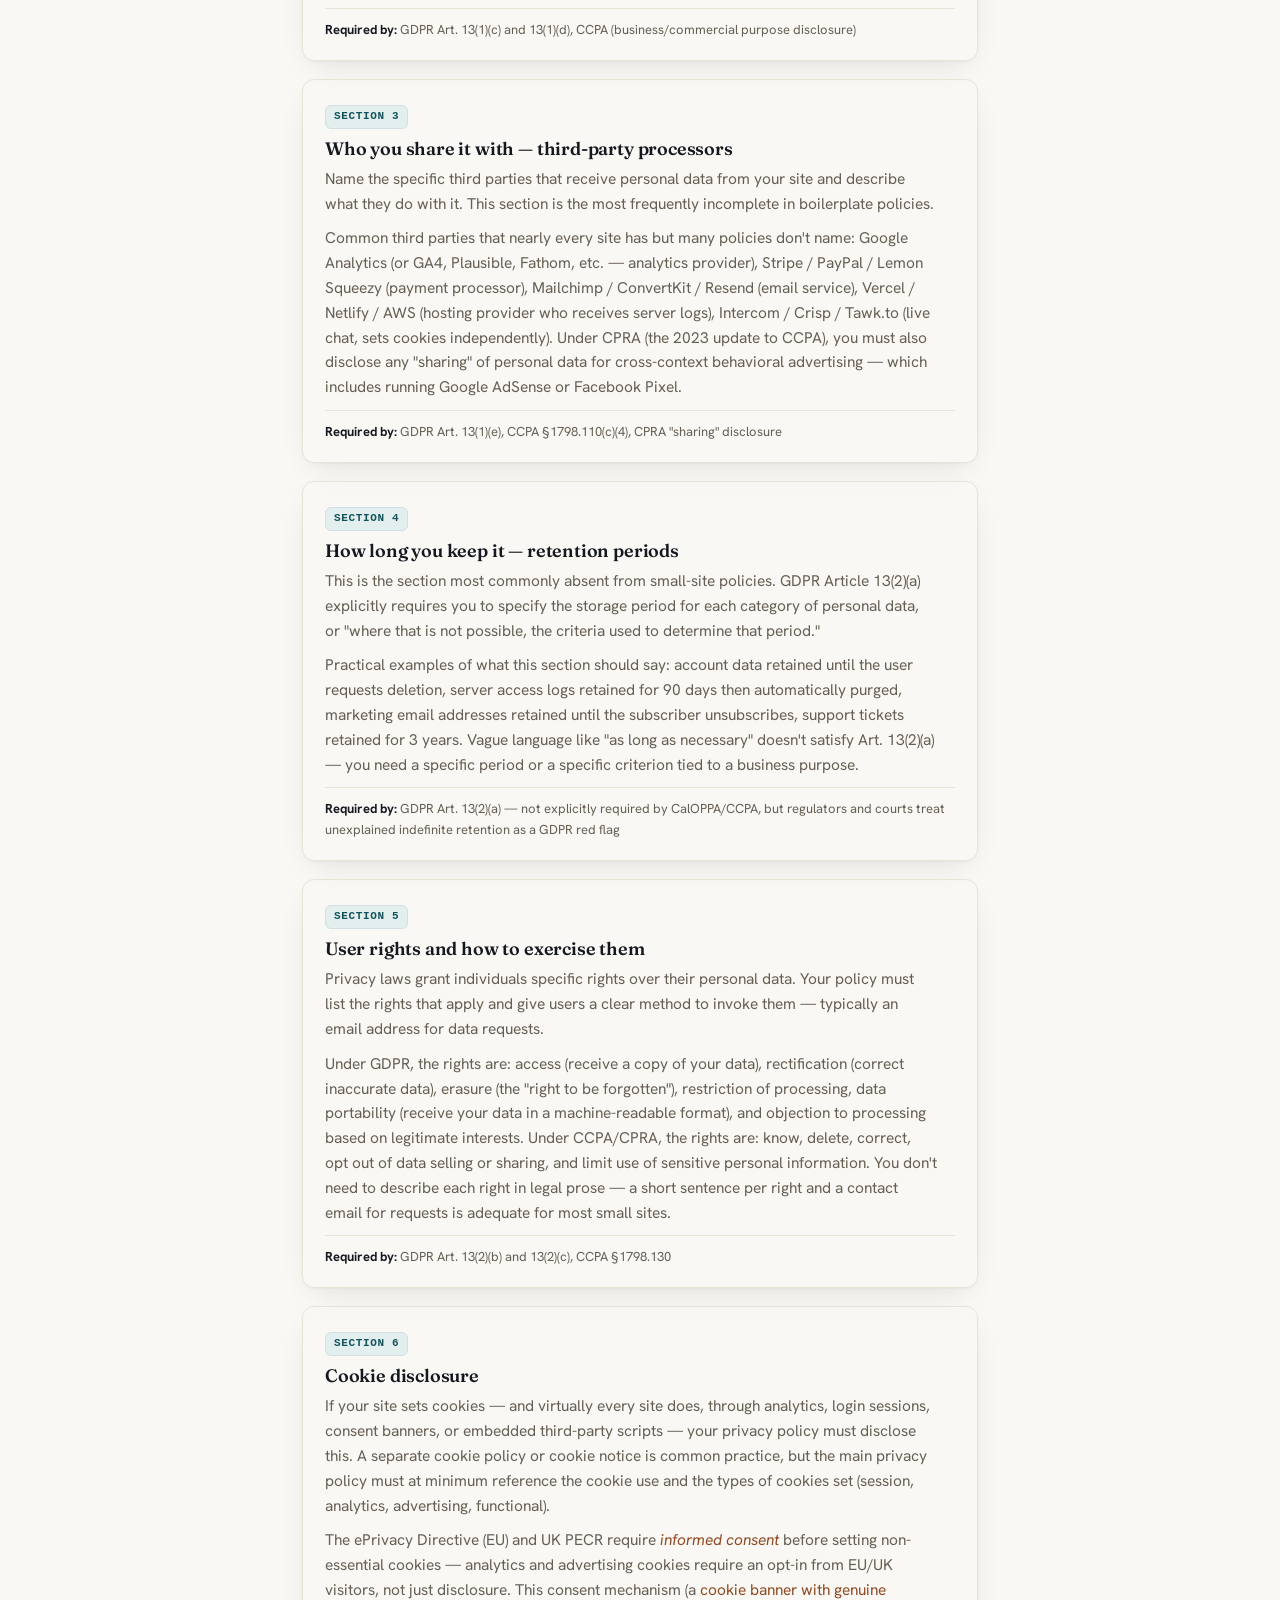
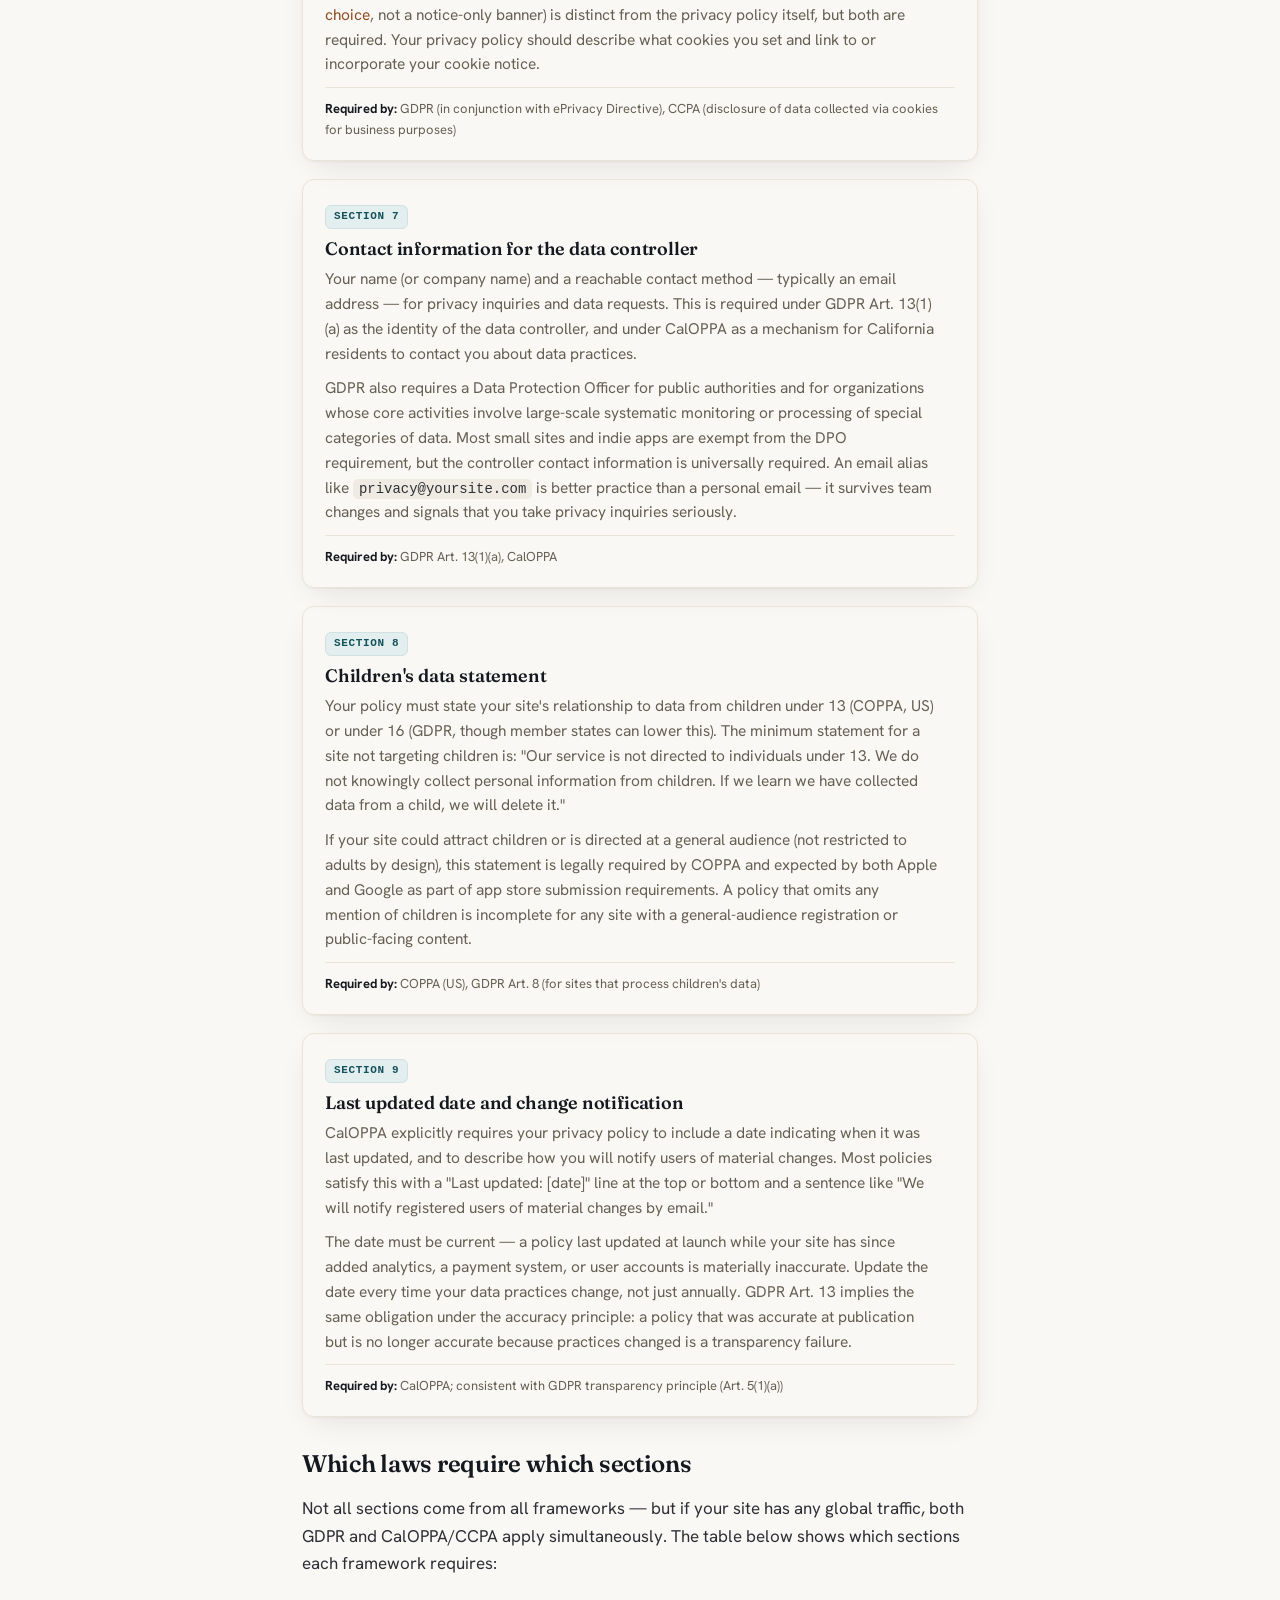
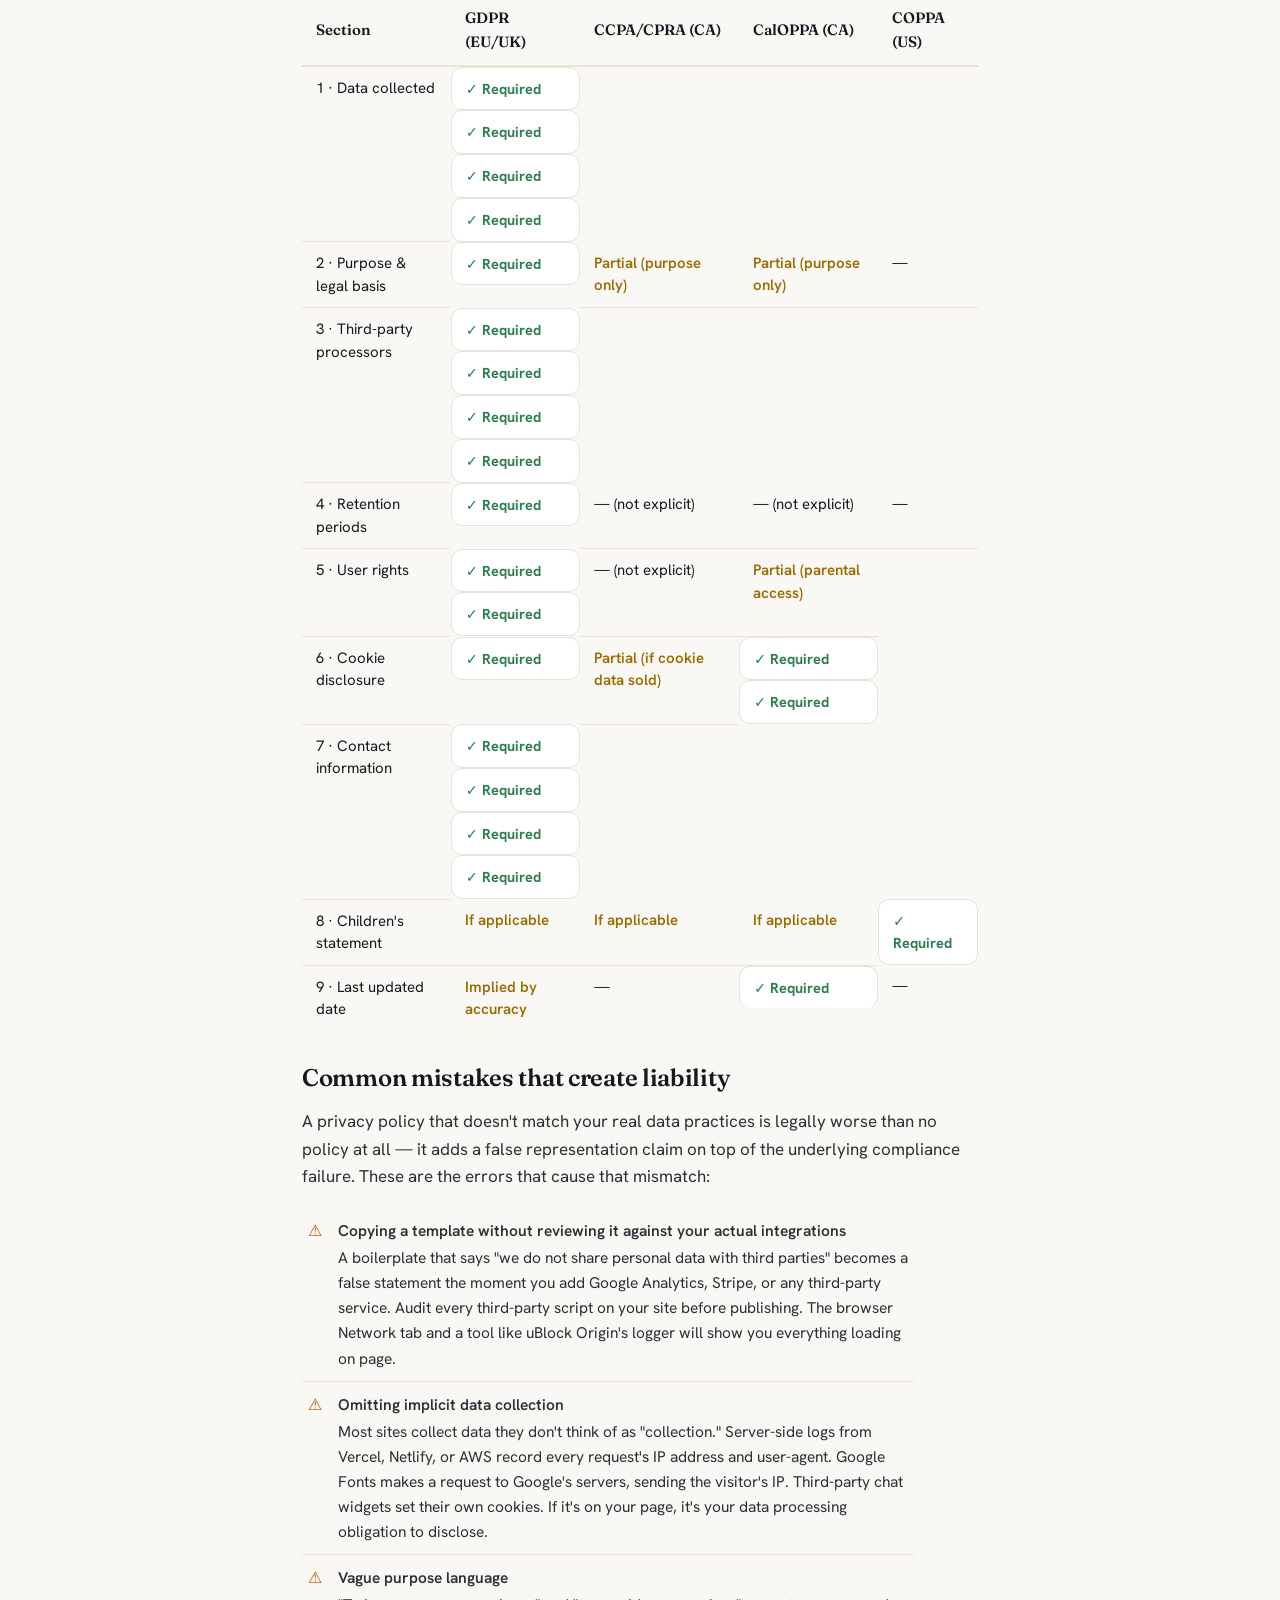
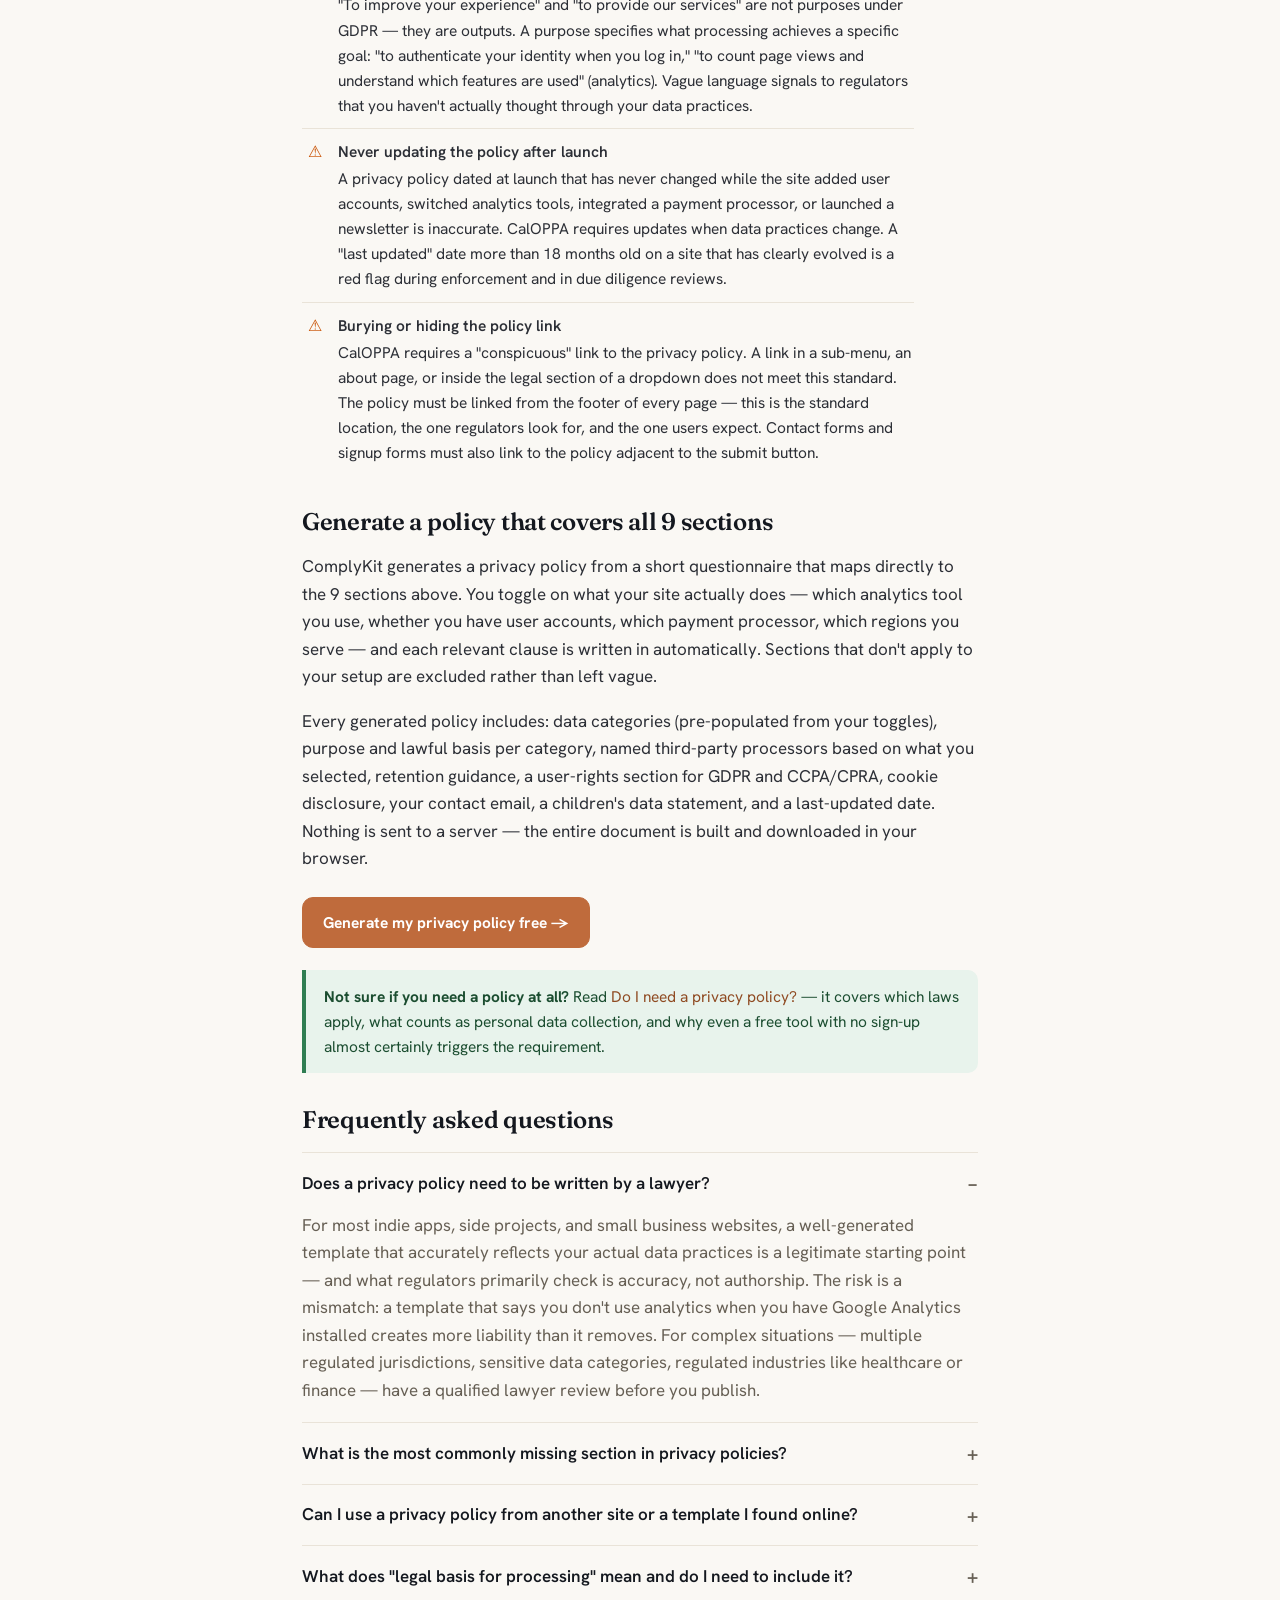
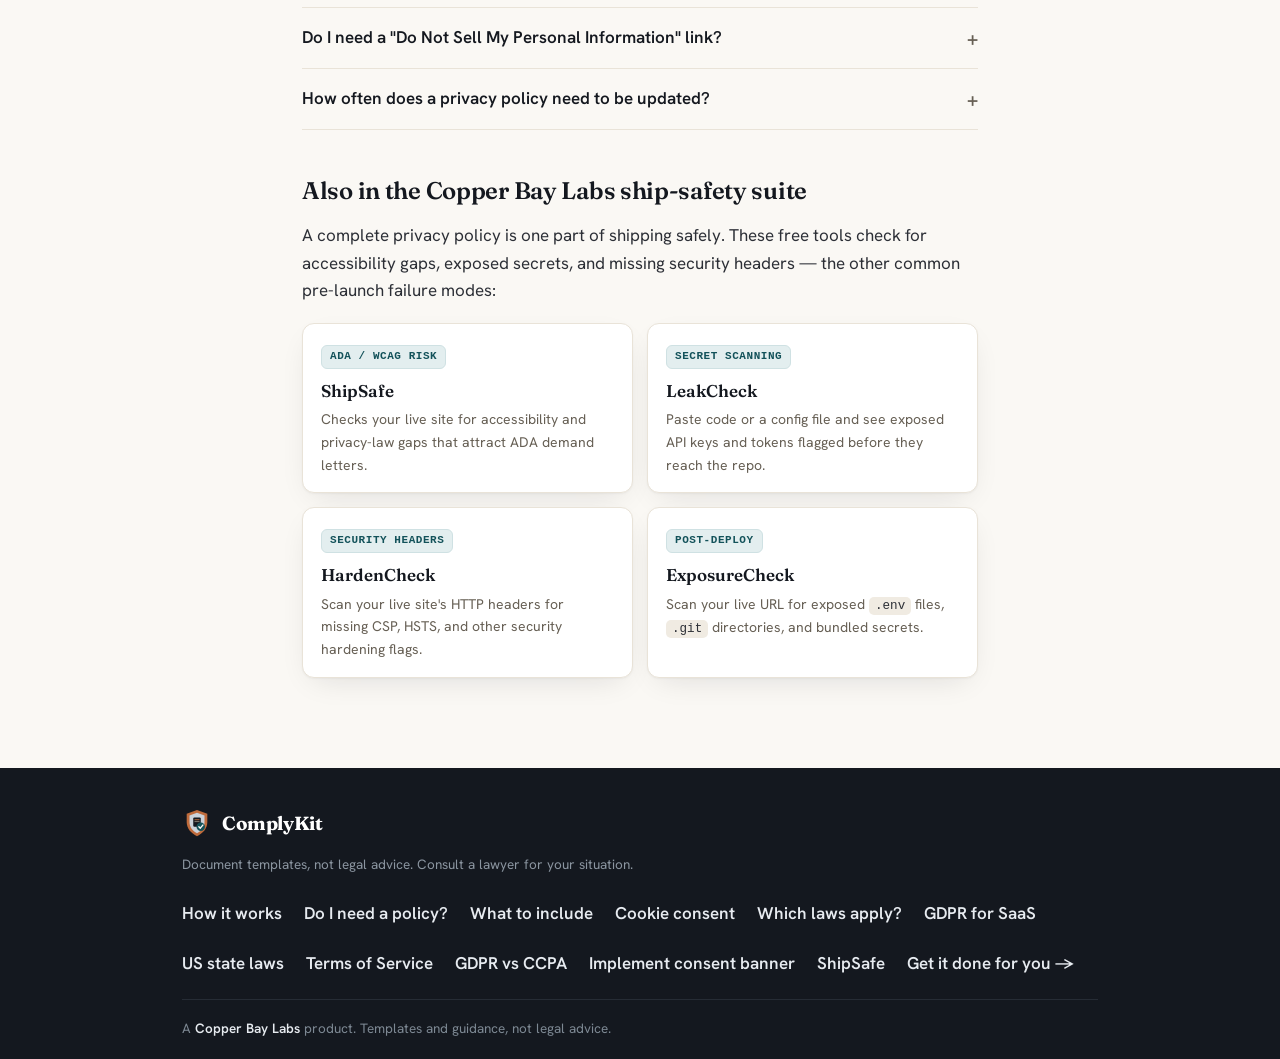
<file: guides/what-should-a-privacy-policy-include.html>
<!doctype html>
<html lang="en">
<head>
<meta charset="utf-8">
<meta name="viewport" content="width=device-width, initial-scale=1">
<title>What Should a Privacy Policy Include? The Complete Section-by-Section Checklist</title>
<meta name="description" content="A privacy policy must cover 9 specific areas to satisfy GDPR, CCPA, and CalOPPA. Here's what each section must say, what regulators check for, and what vague boilerplate gets you in trouble.">
<link rel="canonical" href="https://labs.copperbaytech.com/complykit/guides/what-should-a-privacy-policy-include.html">
<meta property="og:type" content="article">
<meta property="og:site_name" content="ComplyKit">
<meta property="og:title" content="What Should a Privacy Policy Include? The Complete Section-by-Section Checklist">
<meta property="og:description" content="A privacy policy must cover 9 specific areas to satisfy GDPR, CCPA, and CalOPPA. Here's what each section must say, what regulators check for, and what vague boilerplate gets you in trouble.">
<meta property="og:url" content="https://labs.copperbaytech.com/complykit/guides/what-should-a-privacy-policy-include.html">
<meta property="og:image" content="https://labs.copperbaytech.com/complykit/og-image.png">
<meta property="og:image:width" content="1200">
<meta property="og:image:height" content="630">
<meta name="twitter:card" content="summary_large_image">
<meta name="theme-color" content="#faf8f4">
<link rel="icon" href="../favicon.svg" type="image/svg+xml">
<link rel="apple-touch-icon" href="../apple-touch-icon.png">
<link rel="preconnect" href="https://fonts.googleapis.com">
<link rel="preconnect" href="https://fonts.gstatic.com" crossorigin>
<link href="https://fonts.googleapis.com/css2?family=Fraunces:opsz,wght@9..144,500;9..144,600;9..144,700&family=Hanken+Grotesk:wght@400;500;600;700&display=swap" rel="stylesheet">
<script type="application/ld+json">
{"@context":"https://schema.org","@type":"TechArticle","headline":"What Should a Privacy Policy Include? The Complete Section-by-Section Checklist","description":"A privacy policy must cover 9 specific areas to satisfy GDPR, CCPA, and CalOPPA. This guide explains what each required section must say, what regulators check for, and how to avoid the mismatch liability that makes boilerplate policies dangerous.","author":{"@type":"Organization","name":"Copper Bay Labs","url":"https://copperbaytech.com"},"publisher":{"@type":"Organization","name":"Copper Bay Labs","url":"https://copperbaytech.com"},"datePublished":"2026-07-09","dateModified":"2026-07-09","mainEntityOfPage":"https://labs.copperbaytech.com/complykit/guides/what-should-a-privacy-policy-include.html","mainEntity":{"@type":"FAQPage","mainEntity":[{"@type":"Question","name":"Does a privacy policy need to be written by a lawyer?","acceptedAnswer":{"@type":"Answer","text":"For most indie apps, side projects, and small business websites, a well-generated template that accurately reflects your actual data practices is a legitimate starting point — and what regulators primarily check is accuracy, not authorship. The risk is a mismatch: a template that says you don't use analytics when you have Google Analytics installed creates more liability than it removes. For complex situations — multiple regulated jurisdictions, sensitive data categories, regulated industries like healthcare or finance — have a qualified lawyer review before you publish."}},{"@type":"Question","name":"What is the most commonly missing section in privacy policies?","acceptedAnswer":{"@type":"Answer","text":"Data retention periods. Most generated and boilerplate policies cover what data is collected and why, but omit specific retention timelines. GDPR requires you to specify how long each category of personal data is kept (or the criteria used to determine the period). Vague language like 'we keep data as long as necessary' does not satisfy Article 13(2)(a) of the GDPR. The other frequently missing section is the list of third-party processors — a policy that describes data collection in detail but doesn't name Stripe, Google Analytics, Mailchimp, or other processors in use is materially incomplete."}},{"@type":"Question","name":"Can I use a privacy policy from another site or template I found online?","acceptedAnswer":{"@type":"Answer","text":"Only if it accurately describes what your site does — which it almost certainly does not without modification. A policy copied from another site or a generic template describes that other site's data practices. If your site uses different analytics, payment processors, or collects different data, every discrepancy is a potential liability. 'We do not share personal data with third parties' copied from a minimalist site that has no third-party integrations becomes a false statement the moment you add Google Analytics. Generate from your real practices, not from someone else's."}},{"@type":"Question","name":"What does 'legal basis for processing' mean and do I need it?","acceptedAnswer":{"@type":"Answer","text":"Under GDPR Article 13, you must state the legal basis for each type of data processing. The six lawful bases are: consent, contract performance, legal obligation, vital interests, public task, and legitimate interests. For most websites: analytics relies on legitimate interests (or consent if using a consent banner), transactional email relies on contract performance, and marketing email relies on consent. If you have EU or UK visitors, you need to specify these. CCPA/CalOPPA don't require a 'legal basis' per se, but they require you to disclose the 'business or commercial purpose' for each data category — a closely related concept."}},{"@type":"Question","name":"Do I need to include a 'Do Not Sell My Personal Information' link?","acceptedAnswer":{"@type":"Answer","text":"Only if you 'sell' personal data under CCPA's definition, or 'share' it for cross-context behavioral advertising. For most small sites, the answer is no — you don't sell data to third parties. However, using Google AdSense, Facebook Pixel, or similar ad-network code can qualify as 'sharing' under CPRA (the 2023 update to CCPA), which requires an opt-out mechanism for California residents. If you run third-party advertising, the safer approach is to include a 'Do Not Sell or Share My Personal Information' link in your footer pointing to an opt-out mechanism."}},{"@type":"Question","name":"How often does a privacy policy need to be updated?","acceptedAnswer":{"@type":"Answer","text":"Whenever your data practices change — adding a new analytics tool, switching payment processors, adding user accounts, expanding into a new region, or running ads for the first time. CalOPPA explicitly requires you to update the 'Last updated' date whenever material changes are made, and many frameworks require notifying existing users of significant changes. A common mistake is generating a policy once at launch and never touching it while the site evolves. The 'last updated' date should always reflect your current practices, not your launch date."}}]}}
</script>
<link rel="stylesheet" href="../styles.css?v=1">
<style>
  .doc .lede{font-size:clamp(17px,2.3vw,20px);color:var(--muted)}
  .doc h2{scroll-margin-top:80px}
  .doc h3{font-family:"Fraunces",Georgia,serif;font-weight:600;font-size:19px;margin:22px 0 6px;letter-spacing:-.01em}
  .toc{display:flex;flex-wrap:wrap;gap:10px;margin:22px 0 6px;padding:0;list-style:none}
  .toc a{display:inline-block;background:var(--surface);border:1px solid var(--line);border-radius:999px;padding:7px 14px;font-size:14px;font-weight:600;color:var(--muted)}
  .toc a:hover{border-color:var(--bay);color:var(--ink);text-decoration:none}
  .callout{background:var(--warn-bg);border-left:4px solid var(--warn);border-radius:0 10px 10px 0;padding:14px 18px;margin:22px 0;font-size:15.5px;color:#5a3e10}
  .callout.tip{background:var(--pass-bg);border-left-color:var(--pass);color:#1b4d30}
  .section-card{border:1px solid var(--line);border-radius:12px;padding:20px 22px;margin:18px 0;box-shadow:var(--shadow)}
  .section-card .sec-label{display:inline-block;font-family:ui-monospace,Menlo,Consolas,monospace;font-size:11px;font-weight:700;letter-spacing:.06em;text-transform:uppercase;color:var(--bay);background:var(--bay-tint,#e3eeef);border:1px solid #cfe1e3;border-radius:6px;padding:2px 8px;margin-bottom:10px}
  .section-card h3{margin:0 0 8px;font-family:"Fraunces",Georgia,serif;font-weight:600;font-size:18px}
  .section-card p{margin:0 0 10px;font-size:15.5px;color:var(--muted);line-height:1.6}
  .section-card p:last-child{margin-bottom:0}
  .section-card .required-by{font-size:13px;color:var(--muted);margin-top:10px;padding-top:10px;border-top:1px solid var(--line)}
  .section-card .required-by strong{color:var(--ink)}
  .law-table{width:100%;border-collapse:collapse;margin:18px 0;font-size:15px}
  .law-table th{text-align:left;padding:10px 14px;border-bottom:2px solid var(--line);font-weight:600;font-family:"Fraunces",serif;font-size:15px}
  .law-table td{padding:10px 14px;border-bottom:1px solid var(--line);vertical-align:top;line-height:1.5}
  .law-table tr:last-child td{border-bottom:none}
  .law-table .law-name{font-weight:600;white-space:nowrap}
  .check{color:var(--pass,#22a063);font-weight:700}
  .partial{color:#9a6b00;font-weight:600}
  .danger-list{padding-left:0;list-style:none;margin:16px 0}
  .danger-list li{padding:10px 0 10px 36px;position:relative;border-bottom:1px solid var(--line);font-size:15.5px}
  .danger-list li:last-child{border-bottom:none}
  .danger-list li::before{content:"\26A0";position:absolute;left:6px;color:#c85000;font-size:16px}
  .danger-list strong{display:block;font-weight:600;margin-bottom:2px}
  .suite{display:grid;grid-template-columns:repeat(auto-fit,minmax(220px,1fr));gap:14px;margin:18px 0 6px}
  .suite a{display:block;background:var(--surface);border:1px solid var(--line);border-radius:12px;padding:16px 18px;box-shadow:var(--shadow);transition:box-shadow .15s,transform .15s,border-color .15s}
  .suite a:hover{text-decoration:none;box-shadow:var(--shadow-lift);transform:translateY(-2px);border-color:var(--line-2)}
  .suite .s-name{font-family:"Fraunces",serif;font-weight:600;font-size:17px;color:var(--ink);display:block;margin:0 0 4px}
  .suite p{color:var(--muted);font-size:14px;margin:0}
  .suite .s-tag{display:inline-block;margin-bottom:8px;font-family:ui-monospace,Menlo,Consolas,monospace;font-size:11px;font-weight:700;letter-spacing:.05em;text-transform:uppercase;color:var(--bay);background:var(--bay-tint,#e3eeef);border:1px solid #cfe1e3;border-radius:6px;padding:2px 8px}
  .faq-section{margin:18px 0}
  .faq-section details{border-bottom:1px solid var(--line);padding:14px 0}
  .faq-section details:first-child{border-top:1px solid var(--line)}
  .faq-section summary{font-weight:600;cursor:pointer;list-style:none;display:flex;justify-content:space-between;align-items:center;gap:12px}
  .faq-section summary::-webkit-details-marker{display:none}
  .faq-section summary::after{content:"+";font-size:20px;color:var(--muted);flex-shrink:0}
  .faq-section details[open] summary::after{content:"\2212"}
  .faq-section details p{margin:12px 0 4px;color:var(--muted)}
  .doc code.inline{font-family:ui-monospace,Menlo,Consolas,monospace;font-size:.9em;background:var(--line-2,#f0ebe2);padding:2px 6px;border-radius:5px}
</style>
</head>
<body>
<a class="skip" href="#main">Skip to main content</a>

<header class="masthead" role="banner">
  <div class="wrap hdr-bar">
    <a class="brand" href="../" aria-label="ComplyKit — go to homepage">
      <svg class="mark" viewBox="0 0 64 64" aria-hidden="true" focusable="false">
        <path d="M32 4 54 12 V30 C54 44 45 54 32 60 C19 54 10 44 10 30 V12 Z" fill="#bf6b3c"/>
        <path d="M32 10 48 16 V30 C48 41 41.5 49 32 54 C22.5 49 16 41 16 30 V16 Z" fill="#14181f"/>
        <rect x="24" y="20" width="16" height="20" rx="2.5" fill="#faf8f4"/>
        <line x1="27.5" y1="25" x2="36.5" y2="25" stroke="#bf6b3c" stroke-width="2" stroke-linecap="round"/>
        <line x1="27.5" y1="29" x2="36.5" y2="29" stroke="#cbd2da" stroke-width="2" stroke-linecap="round"/>
        <circle cx="40" cy="40" r="9" fill="#13525a"/>
        <path d="M36 40 39 43 44.5 36.5" fill="none" stroke="#faf8f4" stroke-width="3" stroke-linecap="round" stroke-linejoin="round"/>
      </svg>
      <span class="wordmark">ComplyKit</span>
    </a>
    <nav class="nav" aria-label="Primary navigation">
      <a href="../about.html">How it works</a>
      <a href="do-i-need-a-privacy-policy.html">Do I need a policy?</a>
      <a href="what-should-a-privacy-policy-include.html" aria-current="page">What to include</a>
      <a href="cookie-consent-banner-requirements.html">Cookie consent</a>
      <a href="which-privacy-laws-apply-to-my-website.html">Which laws apply?</a>
      <a href="gdpr-privacy-policy-saas.html">GDPR for SaaS</a>
      <a href="us-cookie-consent-state-laws.html">US state laws</a>
      <a href="how-to-write-terms-of-service.html">Terms of Service</a>
        <a href="gdpr-vs-ccpa.html">GDPR vs CCPA</a>
      <a href="gdpr-cookie-consent-implementation.html">Implement consent banner</a>
      <a href="../">Generate my policy</a>
    </nav>
  </div>
</header>

<main id="main">
<article class="doc">
  <div class="wrap narrow">
    <p class="eyebrow" style="text-align:left">Compliance guide</p>
    <h1>What Should a Privacy Policy Include?</h1>
    <p class="lede">A complete, enforceable privacy policy covers 9 specific areas. Most boilerplate misses three of them — and a policy that doesn't match your actual data practices creates more liability than having no policy at all.</p>

    <div class="callout">
      <strong>Not legal advice.</strong> This guide accurately describes the content requirements under major privacy frameworks, but it is educational — not a legal opinion. For a compliance determination specific to your business, jurisdiction, and data practices, consult a qualified attorney.
    </div>

    <ul class="toc" aria-label="On this page">
      <li><a href="#sections">The 9 required sections</a></li>
      <li><a href="#coverage">Which laws require what</a></li>
      <li><a href="#mistakes">Common mistakes that create liability</a></li>
      <li><a href="#generate">Generate yours free</a></li>
      <li><a href="#faq">FAQ</a></li>
    </ul>

    <h2 id="sections">The 9 sections a privacy policy must cover</h2>
    <p>The intersection of GDPR (EU/UK), CCPA/CPRA (California), and CalOPPA (California, broader scope than CCPA) gives you the most demanding checklist you need to meet. Satisfy all three and you've covered the requirements most likely to apply to any public website with a global audience.</p>

    <div class="section-card">
      <span class="sec-label">Section 1</span>
      <h3>What personal data you collect</h3>
      <p>List the specific <em>categories</em> of personal information your site processes — not vague buckets like "usage data," but the actual types: email addresses, IP addresses, cookie identifiers, names, billing information, device type, browser type, pages visited, form inputs, payment details.</p>
      <p>Be granular and accurate. If you use Google Analytics, you collect IP addresses and cookie identifiers regardless of whether you explicitly ask for them. If you have server-side logging (Vercel, Netlify, Render, most hosts), you log every request's IP address and user-agent. Omitting implicit collection is the most common accuracy problem in small-site policies.</p>
      <div class="required-by"><strong>Required by:</strong> GDPR Art. 13(1)(d), CCPA §1798.100, CalOPPA</div>
    </div>

    <div class="section-card">
      <span class="sec-label">Section 2</span>
      <h3>Why you collect it — purpose and legal basis</h3>
      <p>For each category of personal data, explain the specific purpose: "email addresses to send transactional account notifications," "IP addresses and cookie identifiers to measure traffic using Google Analytics," "billing name and email from our payment processor to fulfill your order."</p>
      <p>Under GDPR, you must also state the <em>lawful basis</em> for each processing activity. The bases most relevant to websites: <strong>contract performance</strong> (processing necessary to deliver what the user signed up for), <strong>legitimate interests</strong> (analytics, security logging — must be balanced against user rights), and <strong>consent</strong> (marketing email, non-essential cookies). Vague language like "to improve our services" is not a purpose — it is the output of a purpose, and it doesn't state a lawful basis.</p>
      <div class="required-by"><strong>Required by:</strong> GDPR Art. 13(1)(c) and 13(1)(d), CCPA (business/commercial purpose disclosure)</div>
    </div>

    <div class="section-card">
      <span class="sec-label">Section 3</span>
      <h3>Who you share it with — third-party processors</h3>
      <p>Name the specific third parties that receive personal data from your site and describe what they do with it. This section is the most frequently incomplete in boilerplate policies.</p>
      <p>Common third parties that nearly every site has but many policies don't name: Google Analytics (or GA4, Plausible, Fathom, etc. — analytics provider), Stripe / PayPal / Lemon Squeezy (payment processor), Mailchimp / ConvertKit / Resend (email service), Vercel / Netlify / AWS (hosting provider who receives server logs), Intercom / Crisp / Tawk.to (live chat, sets cookies independently). Under CPRA (the 2023 update to CCPA), you must also disclose any "sharing" of personal data for cross-context behavioral advertising — which includes running Google AdSense or Facebook Pixel.</p>
      <div class="required-by"><strong>Required by:</strong> GDPR Art. 13(1)(e), CCPA §1798.110(c)(4), CPRA "sharing" disclosure</div>
    </div>

    <div class="section-card">
      <span class="sec-label">Section 4</span>
      <h3>How long you keep it — retention periods</h3>
      <p>This is the section most commonly absent from small-site policies. GDPR Article 13(2)(a) explicitly requires you to specify the storage period for each category of personal data, or "where that is not possible, the criteria used to determine that period."</p>
      <p>Practical examples of what this section should say: account data retained until the user requests deletion, server access logs retained for 90 days then automatically purged, marketing email addresses retained until the subscriber unsubscribes, support tickets retained for 3 years. Vague language like "as long as necessary" doesn't satisfy Art. 13(2)(a) — you need a specific period or a specific criterion tied to a business purpose.</p>
      <div class="required-by"><strong>Required by:</strong> GDPR Art. 13(2)(a) — not explicitly required by CalOPPA/CCPA, but regulators and courts treat unexplained indefinite retention as a GDPR red flag</div>
    </div>

    <div class="section-card">
      <span class="sec-label">Section 5</span>
      <h3>User rights and how to exercise them</h3>
      <p>Privacy laws grant individuals specific rights over their personal data. Your policy must list the rights that apply and give users a clear method to invoke them — typically an email address for data requests.</p>
      <p>Under GDPR, the rights are: access (receive a copy of your data), rectification (correct inaccurate data), erasure (the "right to be forgotten"), restriction of processing, data portability (receive your data in a machine-readable format), and objection to processing based on legitimate interests. Under CCPA/CPRA, the rights are: know, delete, correct, opt out of data selling or sharing, and limit use of sensitive personal information. You don't need to describe each right in legal prose — a short sentence per right and a contact email for requests is adequate for most small sites.</p>
      <div class="required-by"><strong>Required by:</strong> GDPR Art. 13(2)(b) and 13(2)(c), CCPA §1798.130</div>
    </div>

    <div class="section-card">
      <span class="sec-label">Section 6</span>
      <h3>Cookie disclosure</h3>
      <p>If your site sets cookies — and virtually every site does, through analytics, login sessions, consent banners, or embedded third-party scripts — your privacy policy must disclose this. A separate cookie policy or cookie notice is common practice, but the main privacy policy must at minimum reference the cookie use and the types of cookies set (session, analytics, advertising, functional).</p>
      <p>The ePrivacy Directive (EU) and UK PECR require <em>informed consent</em> before setting non-essential cookies — analytics and advertising cookies require an opt-in from EU/UK visitors, not just disclosure. This consent mechanism (a <a href="cookie-consent-banner-requirements.html">cookie banner with genuine choice</a>, not a notice-only banner) is distinct from the privacy policy itself, but both are required. Your privacy policy should describe what cookies you set and link to or incorporate your cookie notice.</p>
      <div class="required-by"><strong>Required by:</strong> GDPR (in conjunction with ePrivacy Directive), CCPA (disclosure of data collected via cookies for business purposes)</div>
    </div>

    <div class="section-card">
      <span class="sec-label">Section 7</span>
      <h3>Contact information for the data controller</h3>
      <p>Your name (or company name) and a reachable contact method — typically an email address — for privacy inquiries and data requests. This is required under GDPR Art. 13(1)(a) as the identity of the data controller, and under CalOPPA as a mechanism for California residents to contact you about data practices.</p>
      <p>GDPR also requires a Data Protection Officer for public authorities and for organizations whose core activities involve large-scale systematic monitoring or processing of special categories of data. Most small sites and indie apps are exempt from the DPO requirement, but the controller contact information is universally required. An email alias like <code class="inline">privacy@yoursite.com</code> is better practice than a personal email — it survives team changes and signals that you take privacy inquiries seriously.</p>
      <div class="required-by"><strong>Required by:</strong> GDPR Art. 13(1)(a), CalOPPA</div>
    </div>

    <div class="section-card">
      <span class="sec-label">Section 8</span>
      <h3>Children's data statement</h3>
      <p>Your policy must state your site's relationship to data from children under 13 (COPPA, US) or under 16 (GDPR, though member states can lower this). The minimum statement for a site not targeting children is: "Our service is not directed to individuals under 13. We do not knowingly collect personal information from children. If we learn we have collected data from a child, we will delete it."</p>
      <p>If your site could attract children or is directed at a general audience (not restricted to adults by design), this statement is legally required by COPPA and expected by both Apple and Google as part of app store submission requirements. A policy that omits any mention of children is incomplete for any site with a general-audience registration or public-facing content.</p>
      <div class="required-by"><strong>Required by:</strong> COPPA (US), GDPR Art. 8 (for sites that process children's data)</div>
    </div>

    <div class="section-card">
      <span class="sec-label">Section 9</span>
      <h3>Last updated date and change notification</h3>
      <p>CalOPPA explicitly requires your privacy policy to include a date indicating when it was last updated, and to describe how you will notify users of material changes. Most policies satisfy this with a "Last updated: [date]" line at the top or bottom and a sentence like "We will notify registered users of material changes by email."</p>
      <p>The date must be current — a policy last updated at launch while your site has since added analytics, a payment system, or user accounts is materially inaccurate. Update the date every time your data practices change, not just annually. GDPR Art. 13 implies the same obligation under the accuracy principle: a policy that was accurate at publication but is no longer accurate because practices changed is a transparency failure.</p>
      <div class="required-by"><strong>Required by:</strong> CalOPPA; consistent with GDPR transparency principle (Art. 5(1)(a))</div>
    </div>

    <h2 id="coverage">Which laws require which sections</h2>
    <p>Not all sections come from all frameworks — but if your site has any global traffic, both GDPR and CalOPPA/CCPA apply simultaneously. The table below shows which sections each framework requires:</p>

    <table class="law-table">
      <thead>
        <tr>
          <th>Section</th>
          <th>GDPR (EU/UK)</th>
          <th>CCPA/CPRA (CA)</th>
          <th>CalOPPA (CA)</th>
          <th>COPPA (US)</th>
        </tr>
      </thead>
      <tbody>
        <tr>
          <td>1 · Data collected</td>
          <td class="check">&#10003; Required</td>
          <td class="check">&#10003; Required</td>
          <td class="check">&#10003; Required</td>
          <td class="check">&#10003; Required</td>
        </tr>
        <tr>
          <td>2 · Purpose &amp; legal basis</td>
          <td class="check">&#10003; Required</td>
          <td class="partial">Partial (purpose only)</td>
          <td class="partial">Partial (purpose only)</td>
          <td>—</td>
        </tr>
        <tr>
          <td>3 · Third-party processors</td>
          <td class="check">&#10003; Required</td>
          <td class="check">&#10003; Required</td>
          <td class="check">&#10003; Required</td>
          <td class="check">&#10003; Required</td>
        </tr>
        <tr>
          <td>4 · Retention periods</td>
          <td class="check">&#10003; Required</td>
          <td>— (not explicit)</td>
          <td>— (not explicit)</td>
          <td>—</td>
        </tr>
        <tr>
          <td>5 · User rights</td>
          <td class="check">&#10003; Required</td>
          <td class="check">&#10003; Required</td>
          <td>— (not explicit)</td>
          <td class="partial">Partial (parental access)</td>
        </tr>
        <tr>
          <td>6 · Cookie disclosure</td>
          <td class="check">&#10003; Required</td>
          <td class="partial">Partial (if cookie data sold)</td>
          <td class="check">&#10003; Required</td>
          <td class="check">&#10003; Required</td>
        </tr>
        <tr>
          <td>7 · Contact information</td>
          <td class="check">&#10003; Required</td>
          <td class="check">&#10003; Required</td>
          <td class="check">&#10003; Required</td>
          <td class="check">&#10003; Required</td>
        </tr>
        <tr>
          <td>8 · Children's statement</td>
          <td class="partial">If applicable</td>
          <td class="partial">If applicable</td>
          <td class="partial">If applicable</td>
          <td class="check">&#10003; Required</td>
        </tr>
        <tr>
          <td>9 · Last updated date</td>
          <td class="partial">Implied by accuracy</td>
          <td>—</td>
          <td class="check">&#10003; Required</td>
          <td>—</td>
        </tr>
      </tbody>
    </table>

    <h2 id="mistakes">Common mistakes that create liability</h2>
    <p>A privacy policy that doesn't match your real data practices is legally worse than no policy at all — it adds a false representation claim on top of the underlying compliance failure. These are the errors that cause that mismatch:</p>

    <ul class="danger-list">
      <li>
        <strong>Copying a template without reviewing it against your actual integrations</strong>
        A boilerplate that says "we do not share personal data with third parties" becomes a false statement the moment you add Google Analytics, Stripe, or any third-party service. Audit every third-party script on your site before publishing. The browser Network tab and a tool like uBlock Origin's logger will show you everything loading on page.
      </li>
      <li>
        <strong>Omitting implicit data collection</strong>
        Most sites collect data they don't think of as "collection." Server-side logs from Vercel, Netlify, or AWS record every request's IP address and user-agent. Google Fonts makes a request to Google's servers, sending the visitor's IP. Third-party chat widgets set their own cookies. If it's on your page, it's your data processing obligation to disclose.
      </li>
      <li>
        <strong>Vague purpose language</strong>
        "To improve your experience" and "to provide our services" are not purposes under GDPR — they are outputs. A purpose specifies what processing achieves a specific goal: "to authenticate your identity when you log in," "to count page views and understand which features are used" (analytics). Vague language signals to regulators that you haven't actually thought through your data practices.
      </li>
      <li>
        <strong>Never updating the policy after launch</strong>
        A privacy policy dated at launch that has never changed while the site added user accounts, switched analytics tools, integrated a payment processor, or launched a newsletter is inaccurate. CalOPPA requires updates when data practices change. A "last updated" date more than 18 months old on a site that has clearly evolved is a red flag during enforcement and in due diligence reviews.
      </li>
      <li>
        <strong>Burying or hiding the policy link</strong>
        CalOPPA requires a "conspicuous" link to the privacy policy. A link in a sub-menu, an about page, or inside the legal section of a dropdown does not meet this standard. The policy must be linked from the footer of every page — this is the standard location, the one regulators look for, and the one users expect. Contact forms and signup forms must also link to the policy adjacent to the submit button.
      </li>
    </ul>

    <h2 id="generate">Generate a policy that covers all 9 sections</h2>
    <p>ComplyKit generates a privacy policy from a short questionnaire that maps directly to the 9 sections above. You toggle on what your site actually does — which analytics tool you use, whether you have user accounts, which payment processor, which regions you serve — and each relevant clause is written in automatically. Sections that don't apply to your setup are excluded rather than left vague.</p>
    <p>Every generated policy includes: data categories (pre-populated from your toggles), purpose and lawful basis per category, named third-party processors based on what you selected, retention guidance, a user-rights section for GDPR and CCPA/CPRA, cookie disclosure, your contact email, a children's data statement, and a last-updated date. Nothing is sent to a server — the entire document is built and downloaded in your browser.</p>

    <p style="margin:24px 0 8px"><a class="btn primary" href="../">Generate my privacy policy free &rarr;</a></p>

    <div class="callout tip">
      <strong>Not sure if you need a policy at all?</strong> Read <a href="do-i-need-a-privacy-policy.html">Do I need a privacy policy?</a> — it covers which laws apply, what counts as personal data collection, and why even a free tool with no sign-up almost certainly triggers the requirement.
    </div>

    <h2 id="faq">Frequently asked questions</h2>
    <div class="faq-section">
      <details open>
        <summary>Does a privacy policy need to be written by a lawyer?</summary>
        <p>For most indie apps, side projects, and small business websites, a well-generated template that accurately reflects your actual data practices is a legitimate starting point — and what regulators primarily check is accuracy, not authorship. The risk is a mismatch: a template that says you don't use analytics when you have Google Analytics installed creates more liability than it removes. For complex situations — multiple regulated jurisdictions, sensitive data categories, regulated industries like healthcare or finance — have a qualified lawyer review before you publish.</p>
      </details>
      <details>
        <summary>What is the most commonly missing section in privacy policies?</summary>
        <p>Data retention periods. Most generated and boilerplate policies cover what data is collected and why, but omit specific retention timelines. GDPR requires you to specify how long each category of personal data is kept — or the criteria used to determine that period. Vague language like "we keep data as long as necessary" doesn't satisfy Article 13(2)(a). The other frequently missing section is the named third-party processors — a policy that describes data collection but doesn't list the specific tools in use is materially incomplete.</p>
      </details>
      <details>
        <summary>Can I use a privacy policy from another site or a template I found online?</summary>
        <p>Only if it accurately describes what your site actually does — which it almost certainly doesn't without modification. A policy copied from another site describes that site's data practices. If your site uses different analytics, payment processors, or collects different data, every discrepancy becomes a potential false representation. "We do not share personal data with third parties" copied from a minimalist site becomes legally dangerous the moment you add Google Analytics. Generate from your real data practices, not from someone else's.</p>
      </details>
      <details>
        <summary>What does "legal basis for processing" mean and do I need to include it?</summary>
        <p>Under GDPR Article 13, you must state the lawful basis for each type of data processing. The six bases are: consent, contract performance, legal obligation, vital interests, public task, and legitimate interests. For most websites: analytics typically relies on legitimate interests or consent (if using a consent banner); transactional email relies on contract performance; marketing email relies on consent. If your site has EU or UK visitors, you need to specify these. CCPA/CalOPPA don't require a "legal basis" per se, but they do require the "business or commercial purpose" for each data category — a closely related concept.</p>
      </details>
      <details>
        <summary>Do I need a "Do Not Sell My Personal Information" link?</summary>
        <p>Only if you "sell" or "share" personal data under CCPA/CPRA's definitions. For most small sites without third-party advertising, the answer is no. However, using Google AdSense, Facebook Pixel, or similar ad-network code can qualify as "sharing" personal data for cross-context behavioral advertising under CPRA — which requires an opt-out mechanism for California residents. If you run any third-party advertising, the safer approach is to include a "Do Not Sell or Share My Personal Information" link in your site footer.</p>
      </details>
      <details>
        <summary>How often does a privacy policy need to be updated?</summary>
        <p>Whenever your data practices change — adding a new analytics tool, switching payment processors, adding user accounts, expanding into a new region, or running ads for the first time. CalOPPA explicitly requires you to update the "Last updated" date whenever material changes are made, and many frameworks require notifying existing registered users of significant changes. The "last updated" date must reflect your current practices. A policy with a two-year-old update date on an actively evolving site is a red flag during enforcement reviews and legal due diligence.</p>
      </details>
    </div>

    <h2 style="margin-top:48px">Also in the Copper Bay Labs ship-safety suite</h2>
    <p>A complete privacy policy is one part of shipping safely. These free tools check for accessibility gaps, exposed secrets, and missing security headers — the other common pre-launch failure modes:</p>
    <div class="suite">
      <a href="https://labs.copperbaytech.com/shipsafe/" target="_blank" rel="noopener noreferrer">
        <span class="s-tag">ADA / WCAG risk</span>
        <span class="s-name">ShipSafe</span>
        <p>Checks your live site for accessibility and privacy-law gaps that attract ADA demand letters.</p>
      </a>
      <a href="https://labs.copperbaytech.com/leakcheck/" target="_blank" rel="noopener noreferrer">
        <span class="s-tag">Secret scanning</span>
        <span class="s-name">LeakCheck</span>
        <p>Paste code or a config file and see exposed API keys and tokens flagged before they reach the repo.</p>
      </a>
      <a href="https://labs.copperbaytech.com/hardencheck/" target="_blank" rel="noopener noreferrer">
        <span class="s-tag">Security headers</span>
        <span class="s-name">HardenCheck</span>
        <p>Scan your live site's HTTP headers for missing CSP, HSTS, and other security hardening flags.</p>
      </a>
      <a href="https://labs.copperbaytech.com/exposurecheck/" target="_blank" rel="noopener noreferrer">
        <span class="s-tag">Post-deploy</span>
        <span class="s-name">ExposureCheck</span>
        <p>Scan your live URL for exposed <code class="inline">.env</code> files, <code class="inline">.git</code> directories, and bundled secrets.</p>
      </a>
    </div>
  </div>
</article>
</main>

<footer class="footer" role="contentinfo">
  <div class="wrap foot">
    <div>
      <a class="brand small" href="../" aria-label="ComplyKit — go to homepage">
        <svg class="mark" viewBox="0 0 64 64" aria-hidden="true">
          <path d="M32 4 54 12 V30 C54 44 45 54 32 60 C19 54 10 44 10 30 V12 Z" fill="#bf6b3c"/>
          <path d="M32 10 48 16 V30 C48 41 41.5 49 32 54 C22.5 49 16 41 16 30 V16 Z" fill="#cbd2da"/>
          <rect x="24" y="20" width="16" height="20" rx="2.5" fill="#14181f"/>
          <line x1="27.5" y1="25" x2="36.5" y2="25" stroke="#bf6b3c" stroke-width="2" stroke-linecap="round"/>
          <line x1="27.5" y1="29" x2="36.5" y2="29" stroke="#8a8276" stroke-width="2" stroke-linecap="round"/>
          <circle cx="40" cy="40" r="9" fill="#13525a"/>
          <path d="M36 40 39 43 44.5 36.5" fill="none" stroke="#faf8f4" stroke-width="3" stroke-linecap="round" stroke-linejoin="round"/>
        </svg>
        <span class="wordmark">ComplyKit</span>
      </a>
      <p class="fine">Document templates, not legal advice. Consult a lawyer for your situation.</p>
    </div>
    <nav class="foot-nav" aria-label="Footer navigation">
      <a href="../about.html">How it works</a>
      <a href="do-i-need-a-privacy-policy.html">Do I need a policy?</a>
      <a href="what-should-a-privacy-policy-include.html">What to include</a>
      <a href="cookie-consent-banner-requirements.html">Cookie consent</a>
      <a href="which-privacy-laws-apply-to-my-website.html">Which laws apply?</a>
      <a href="gdpr-privacy-policy-saas.html">GDPR for SaaS</a>
      <a href="us-cookie-consent-state-laws.html">US state laws</a>
      <a href="how-to-write-terms-of-service.html">Terms of Service</a>
        <a href="gdpr-vs-ccpa.html">GDPR vs CCPA</a>
      <a href="gdpr-cookie-consent-implementation.html">Implement consent banner</a>
      <a href="https://labs.copperbaytech.com/shipsafe/" target="_blank" rel="noopener noreferrer">ShipSafe</a>
      <a href="https://copperbaytech.com" target="_blank" rel="noopener noreferrer">Get it done for you <span aria-hidden="true">&rarr;</span><span class="sr-only">(opens in new tab)</span></a>
    </nav>
  </div>
  <div class="wrap">
    <p class="madeby">A <a href="https://copperbaytech.com" target="_blank" rel="noopener noreferrer">Copper Bay Labs<span class="sr-only"> (opens in new tab)</span></a> product. <span class="disclaimer">Templates and guidance, not legal advice.</span></p>
  </div>
</footer>

</body>
</html>
</file>
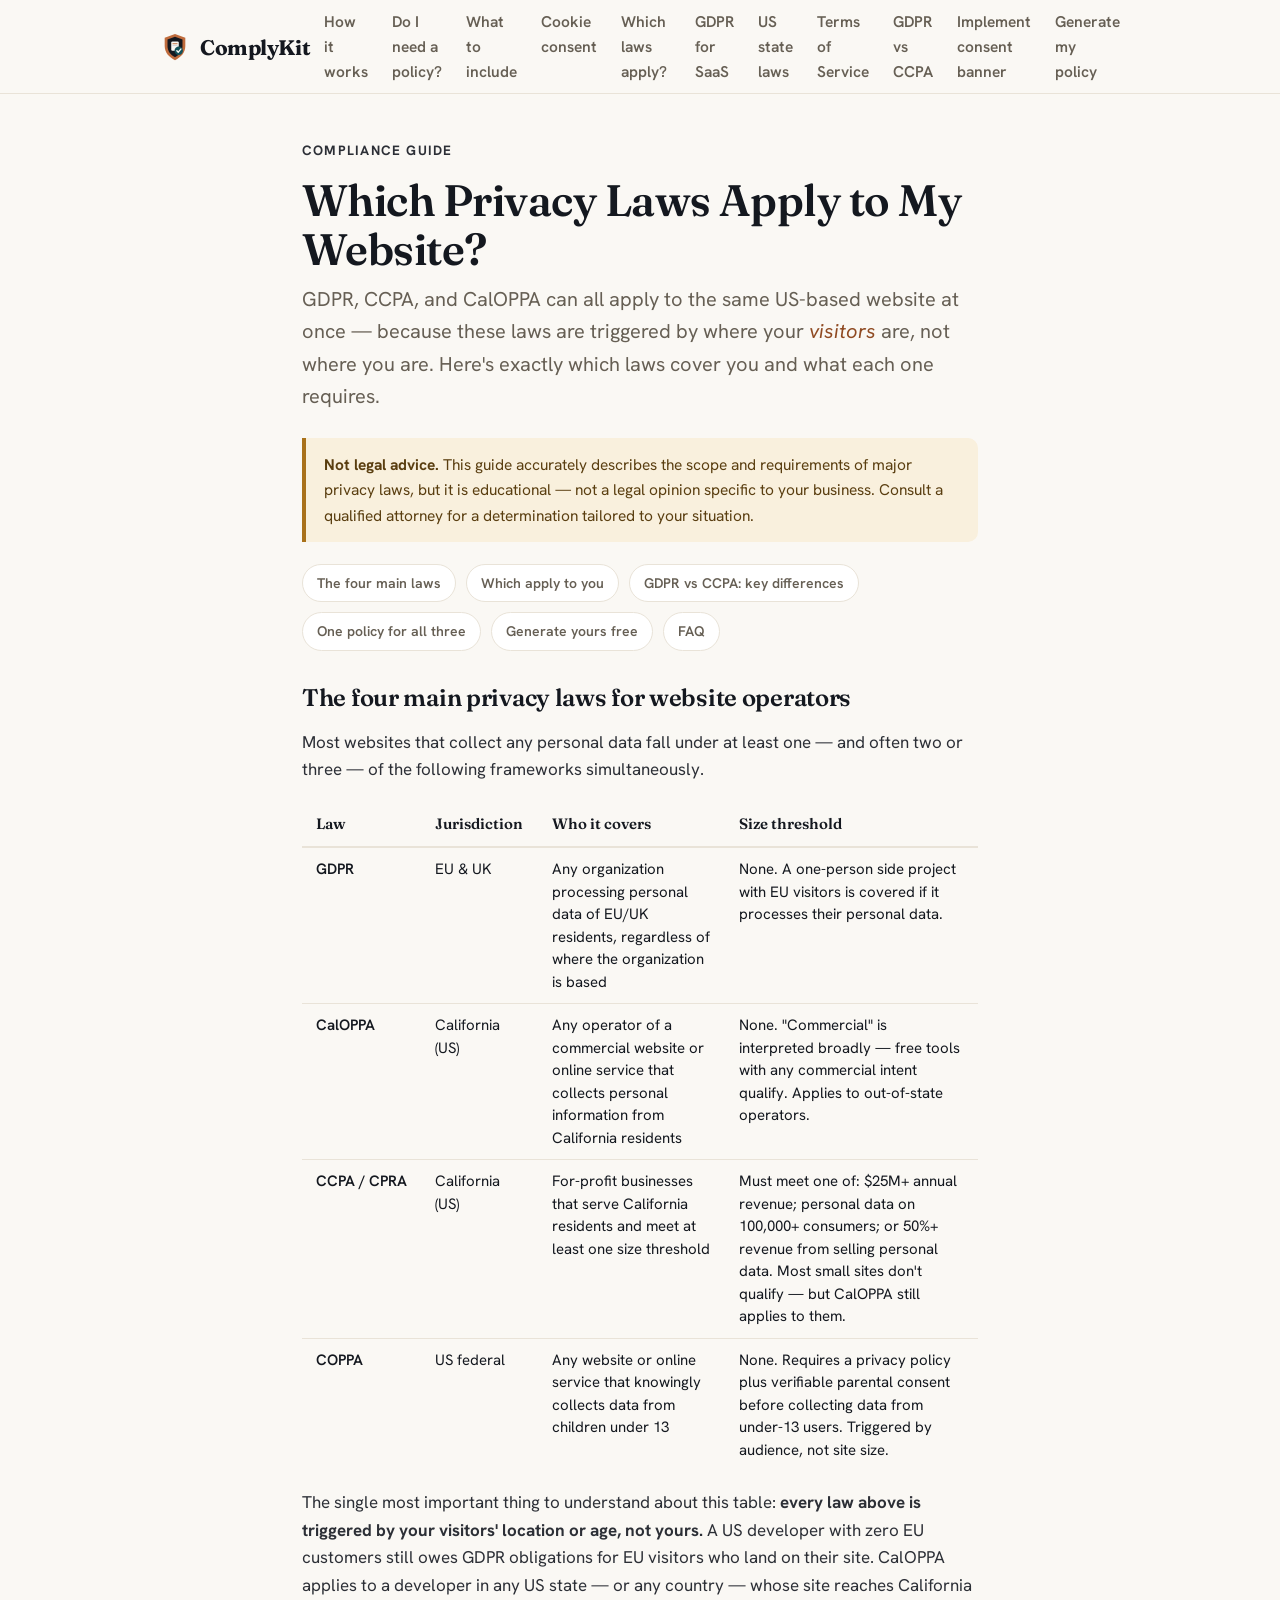
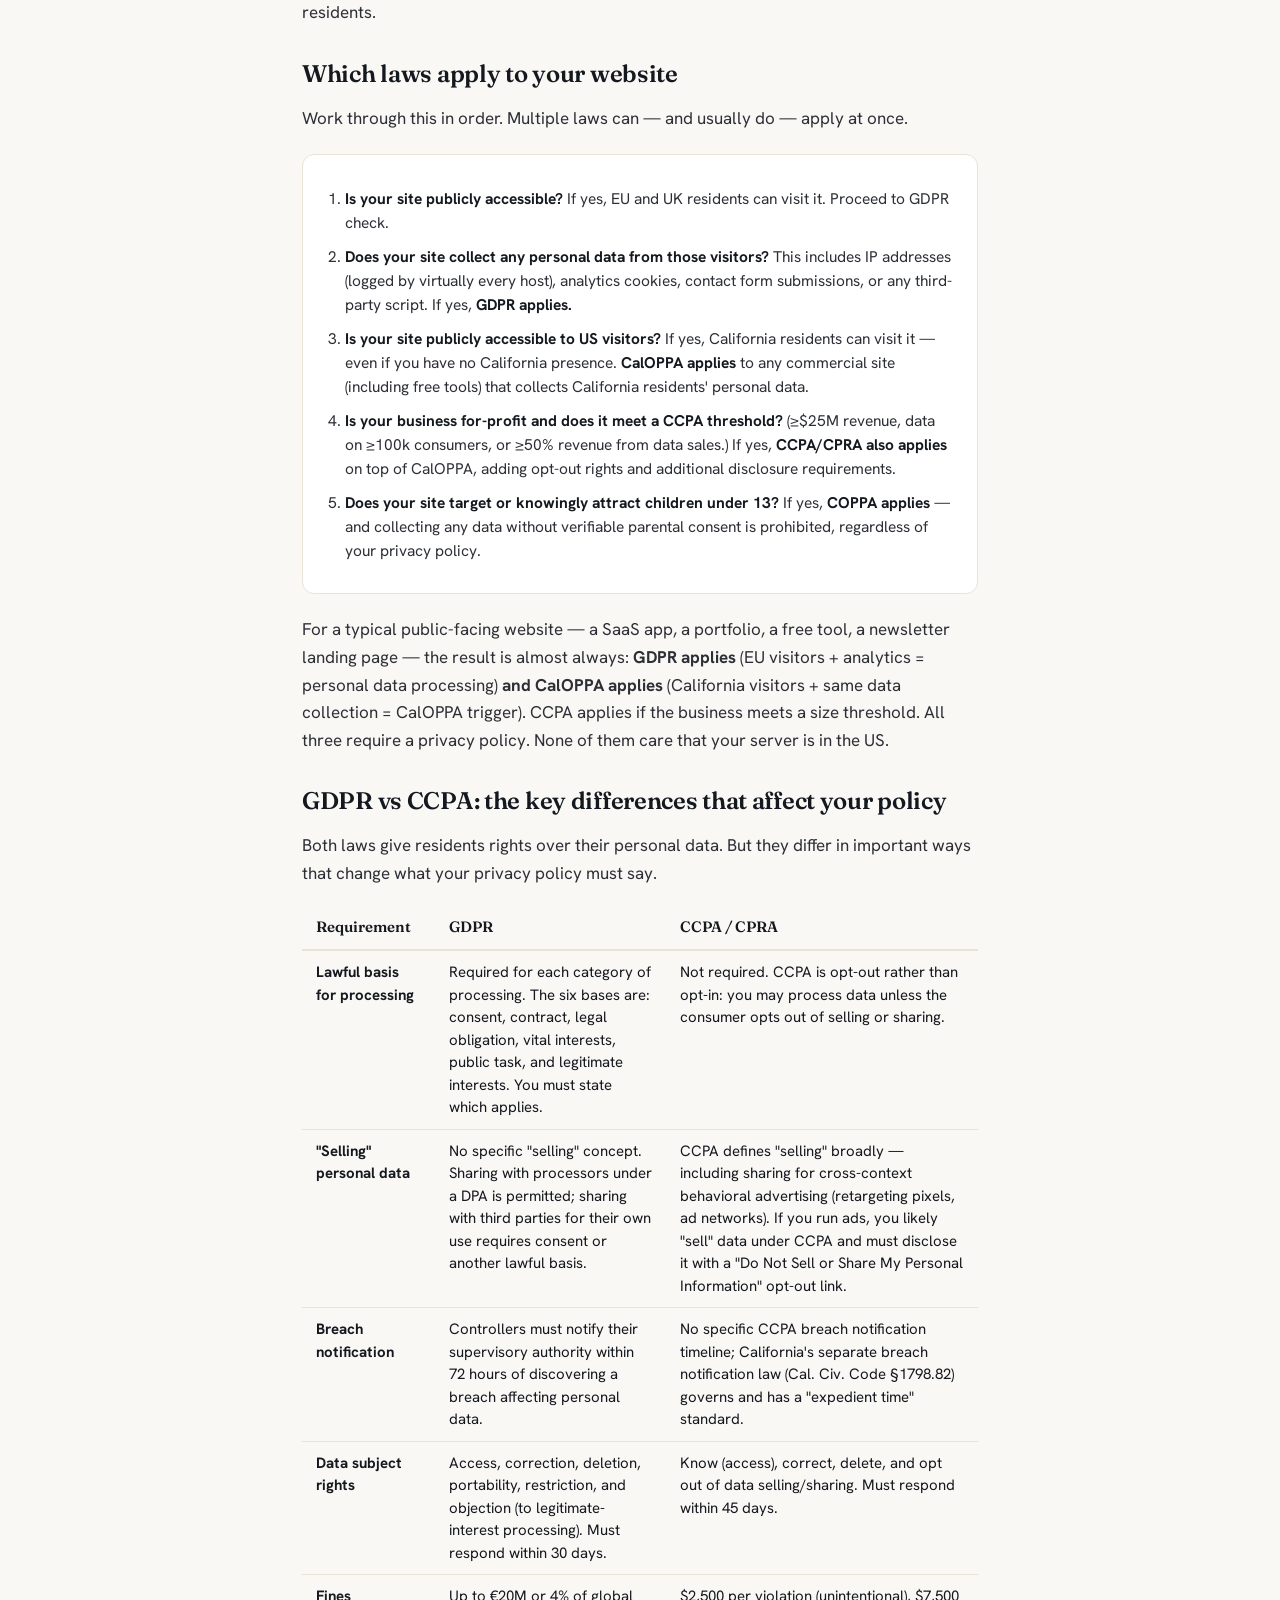
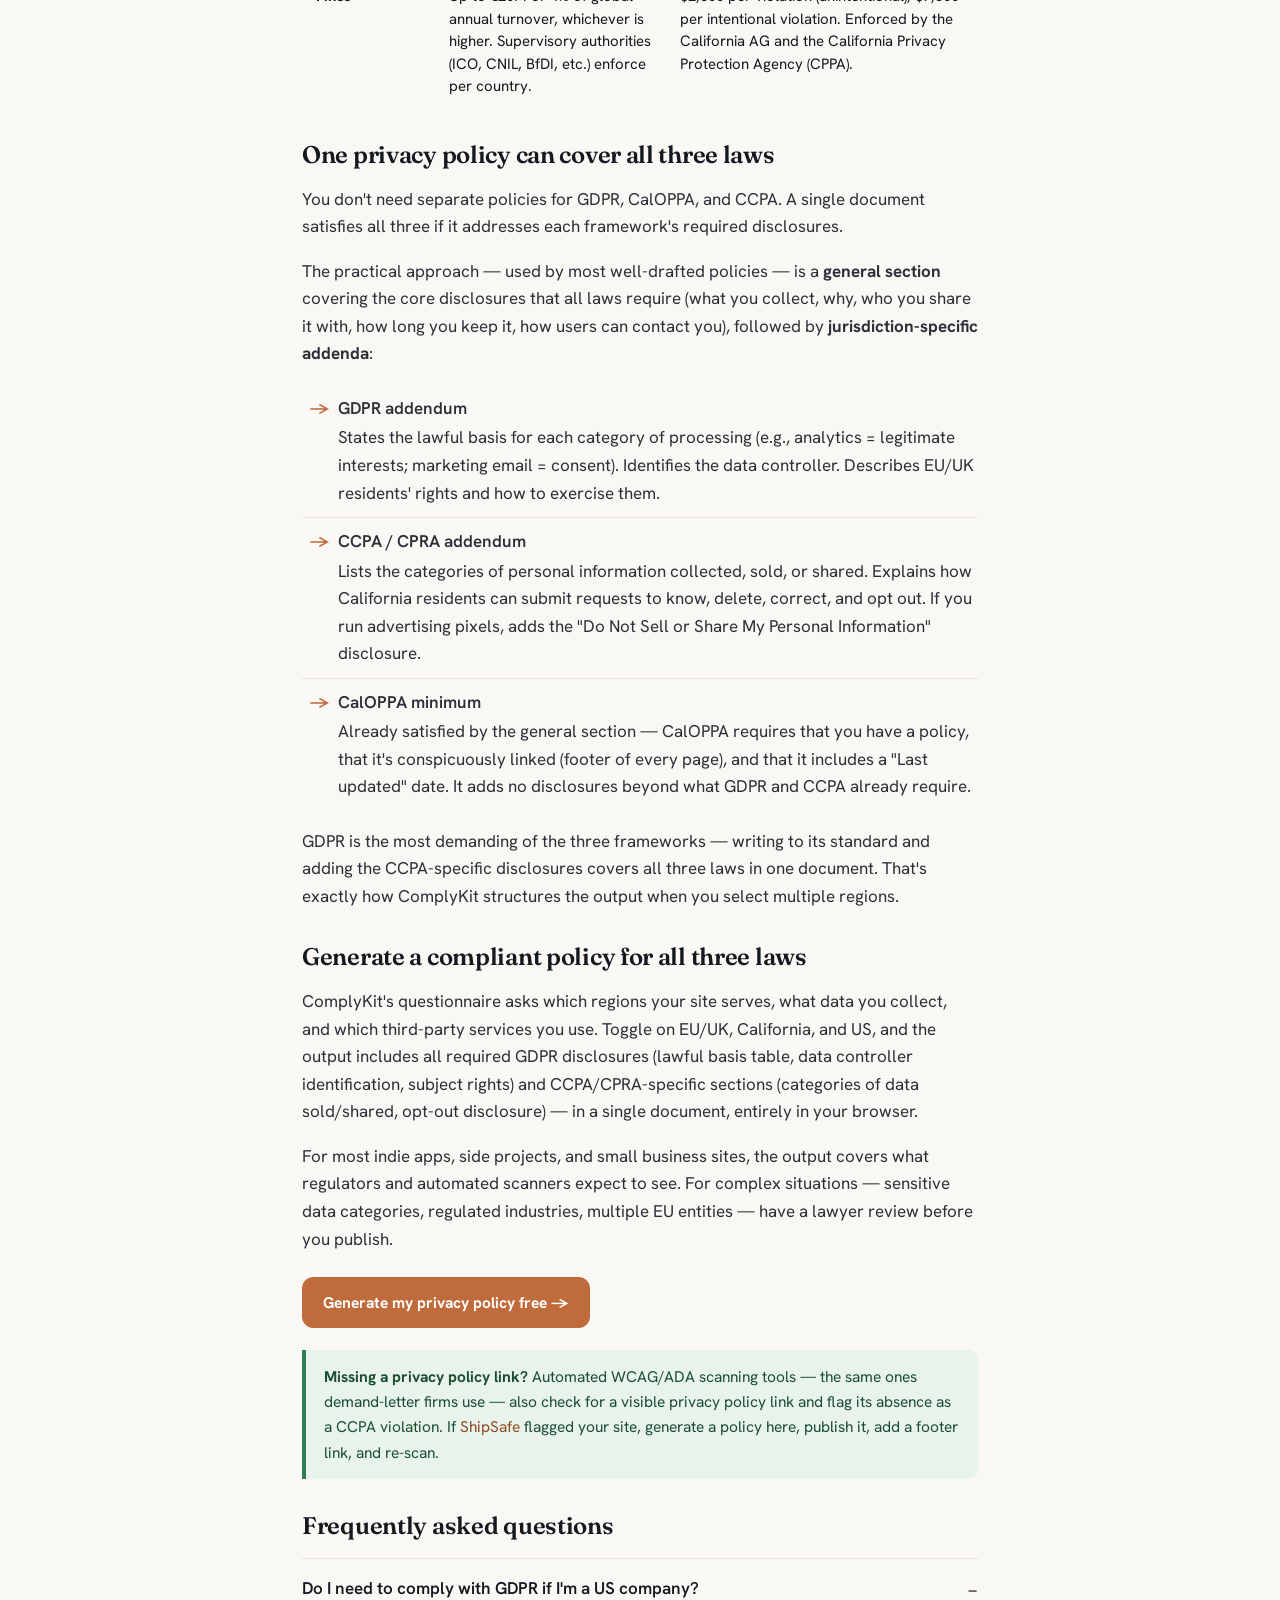
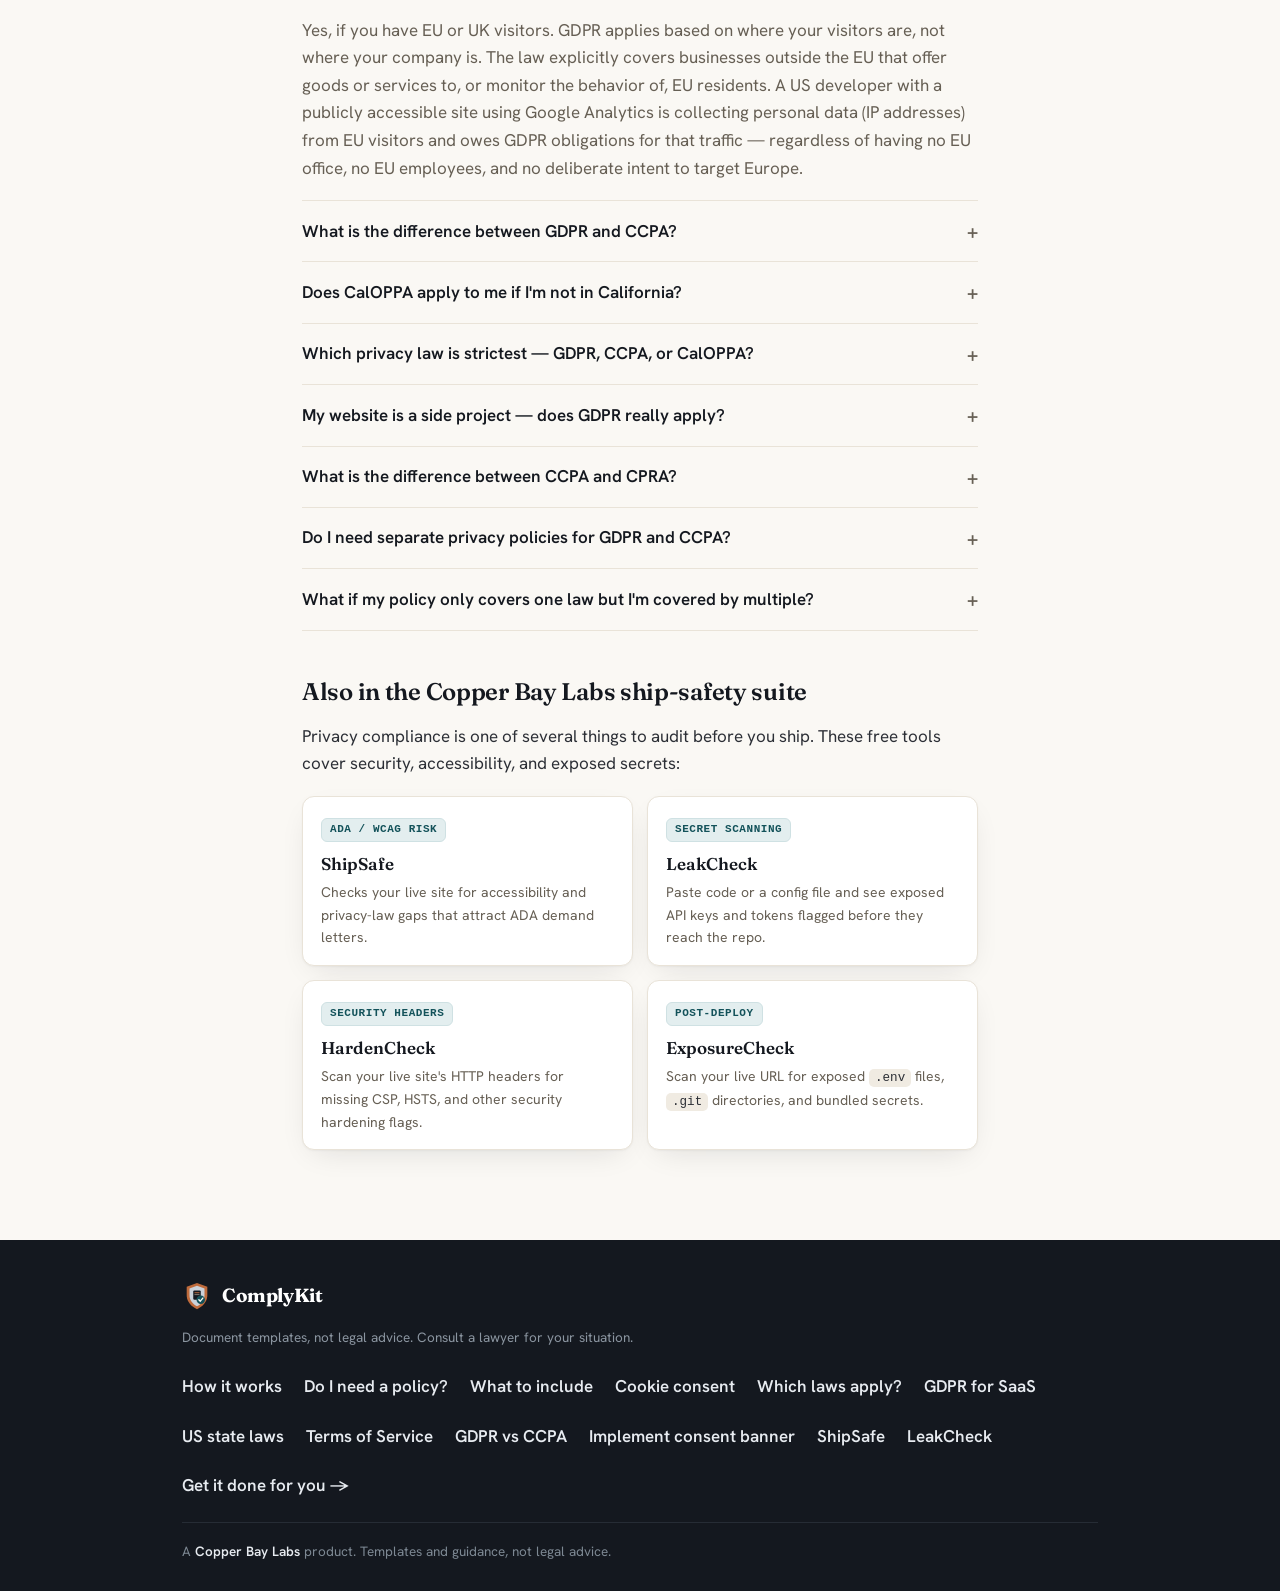
<file: guides/which-privacy-laws-apply-to-my-website.html>
<!doctype html>
<html lang="en">
<head>
<meta charset="utf-8">
<meta name="viewport" content="width=device-width, initial-scale=1">
<title>Which Privacy Laws Apply to My Website? GDPR vs CCPA vs CalOPPA</title>
<meta name="description" content="GDPR, CCPA, and CalOPPA can all apply to the same website — including US-based sites with no EU office. Here's exactly which laws apply to you and what each one requires.">
<link rel="canonical" href="https://labs.copperbaytech.com/complykit/guides/which-privacy-laws-apply-to-my-website.html">
<meta property="og:type" content="article">
<meta property="og:site_name" content="ComplyKit">
<meta property="og:title" content="Which Privacy Laws Apply to My Website? GDPR vs CCPA vs CalOPPA">
<meta property="og:description" content="GDPR, CCPA, and CalOPPA can all apply to the same website — including US-based sites with no EU office. Here's exactly which laws apply to you and what each one requires.">
<meta property="og:url" content="https://labs.copperbaytech.com/complykit/guides/which-privacy-laws-apply-to-my-website.html">
<meta property="og:image" content="https://labs.copperbaytech.com/complykit/og-image.png">
<meta property="og:image:width" content="1200">
<meta property="og:image:height" content="630">
<meta name="twitter:card" content="summary_large_image">
<meta name="theme-color" content="#faf8f4">
<link rel="icon" href="../favicon.svg" type="image/svg+xml">
<link rel="apple-touch-icon" href="../apple-touch-icon.png">
<link rel="preconnect" href="https://fonts.googleapis.com">
<link rel="preconnect" href="https://fonts.gstatic.com" crossorigin>
<link href="https://fonts.googleapis.com/css2?family=Fraunces:opsz,wght@9..144,500;9..144,600;9..144,700&family=Hanken+Grotesk:wght@400;500;600;700&display=swap" rel="stylesheet">
<script type="application/ld+json">
{"@context":"https://schema.org","@type":"TechArticle","headline":"Which Privacy Laws Apply to My Website? GDPR vs CCPA vs CalOPPA","description":"GDPR, CCPA, and CalOPPA can all apply to the same US-based website simultaneously — triggered by your visitors' locations, not your own. This guide explains which laws apply based on your site's traffic and what each one requires from a privacy policy.","author":{"@type":"Organization","name":"Copper Bay Labs","url":"https://copperbaytech.com"},"publisher":{"@type":"Organization","name":"Copper Bay Labs","url":"https://copperbaytech.com"},"datePublished":"2026-08-23","dateModified":"2026-08-23","mainEntityOfPage":"https://labs.copperbaytech.com/complykit/guides/which-privacy-laws-apply-to-my-website.html","mainEntity":{"@type":"FAQPage","mainEntity":[{"@type":"Question","name":"Do I need to comply with GDPR if I'm a US company?","acceptedAnswer":{"@type":"Answer","text":"Yes, if you have EU or UK visitors. GDPR applies based on where your visitors are located, not where your company is. The law explicitly covers businesses outside the EU that offer goods or services to, or monitor the behavior of, EU residents. A US developer with a publicly accessible website that uses Google Analytics is collecting personal data (IP addresses) from EU visitors and owes GDPR obligations for that traffic — regardless of having no EU office, no EU employees, and no intent to target Europe specifically."}},{"@type":"Question","name":"What is the difference between GDPR and CCPA?","acceptedAnswer":{"@type":"Answer","text":"GDPR (EU) is broader in scope — it applies to any organization processing EU residents' data, with no revenue or size threshold, and requires an affirmative legal basis for every category of processing. CCPA (California) applies to for-profit businesses above a size or revenue threshold ($25M revenue, 100k consumers, or 50% revenue from selling data); most small websites don't meet CCPA thresholds but are still covered by CalOPPA. Both give residents rights to access, delete, and correct their data. GDPR additionally requires a formal legal basis for processing and gives residents the right to object to legitimate-interest processing — an obligation CCPA does not have."}},{"@type":"Question","name":"Does CalOPPA apply to me if I'm not in California?","acceptedAnswer":{"@type":"Answer","text":"Yes, if your site is accessible to California residents — which any public website is. CalOPPA (California Online Privacy Protection Act) applies to any operator of a commercial website or online service that collects personal information from California residents, regardless of where the operator is located. It has no size or revenue threshold. The California AG has used it against out-of-state operators. The practical test is: is your site publicly accessible and does it collect any personal data from California visitors? If yes, CalOPPA applies."}},{"@type":"Question","name":"Which privacy law is strictest — GDPR, CCPA, or CalOPPA?","acceptedAnswer":{"@type":"Answer","text":"GDPR is the most demanding: it requires a lawful basis for every category of processing, imposes data minimization obligations, has a 72-hour breach notification requirement for controllers, mandates data protection by design, and applies to any data about EU residents regardless of where you process it. A GDPR-compliant privacy policy also satisfies CalOPPA and meets most CCPA requirements. Writing your policy to GDPR standards and adding the CCPA-specific disclosures (right to opt out of data selling, categories shared with third parties) covers all three laws in a single document."}},{"@type":"Question","name":"What is the difference between CCPA and CPRA?","acceptedAnswer":{"@type":"Answer","text":"CPRA (California Privacy Rights Act) is the 2023 amendment that expanded CCPA. It added a new category of 'sensitive personal information' (SSN, health data, race, sexual orientation, precise geolocation, and others) with additional restrictions, created the California Privacy Protection Agency (CPPA) as an enforcement body separate from the AG, and added a right to correct inaccurate personal information. For privacy policy purposes: if you collected data under CCPA rules you still do; CPRA adds the sensitive-data disclosures and the right to correct. Most sites already covered by CCPA are automatically subject to CPRA."}},{"@type":"Question","name":"My website is just a side project — does GDPR still apply?","acceptedAnswer":{"@type":"Answer","text":"GDPR has no size threshold, revenue floor, or 'side project' exemption. The single trigger is whether you process personal data of EU residents. If your site is publicly accessible and uses analytics, has a contact form, or even just logs server requests (which include IP addresses), you are processing personal data. An IP address alone is personal data under GDPR. The only genuine exception is a completely static page — no analytics, no forms, no third-party scripts, no server-side logging — that you block from EU traffic. That describes almost no real websites."}},{"@type":"Question","name":"Do I need separate privacy policies for GDPR and CCPA?","acceptedAnswer":{"@type":"Answer","text":"No — a single policy can satisfy both laws if it covers each framework's required disclosures. Structure it with a general section (data collected, why, who it's shared with, retention, user rights, contact) plus jurisdiction-specific addenda: a GDPR section stating your lawful basis for each processing activity, and a CCPA/CPRA section listing categories of personal information collected, sold, or shared, and explaining how California residents can submit opt-out and deletion requests. ComplyKit generates a combined document structured this way based on which regions you select."}},{"@type":"Question","name":"What happens if I'm covered by multiple privacy laws and my policy only addresses one?","acceptedAnswer":{"@type":"Answer","text":"You are only compliant with the law you addressed — the others remain unmet. Regulators enforce their own law independently: the California AG doesn't care that your GDPR section is thorough, and an EU supervisory authority doesn't credit your CCPA disclosures. More practically, automated demand-letter scanning tools check for specific disclosures (a 'Do Not Sell or Share My Personal Information' link for CCPA, a 'Data Controller' identification for GDPR) and flag their absence regardless of what else your policy says. A combined policy that addresses each law's required disclosures is the correct approach."}}]}}
</script>
<link rel="stylesheet" href="../styles.css?v=1">
<style>
  .doc .lede{font-size:clamp(17px,2.3vw,20px);color:var(--muted)}
  .doc h2{scroll-margin-top:80px}
  .doc h3{font-family:"Fraunces",Georgia,serif;font-weight:600;font-size:19px;margin:22px 0 6px;letter-spacing:-.01em}
  .toc{display:flex;flex-wrap:wrap;gap:10px;margin:22px 0 6px;padding:0;list-style:none}
  .toc a{display:inline-block;background:var(--surface);border:1px solid var(--line);border-radius:999px;padding:7px 14px;font-size:14px;font-weight:600;color:var(--muted)}
  .toc a:hover{border-color:var(--bay);color:var(--ink);text-decoration:none}
  .callout{background:var(--warn-bg);border-left:4px solid var(--warn);border-radius:0 10px 10px 0;padding:14px 18px;margin:22px 0;font-size:15.5px;color:#5a3e10}
  .callout.tip{background:var(--pass-bg);border-left-color:var(--pass);color:#1b4d30}
  .law-table{width:100%;border-collapse:collapse;margin:18px 0;font-size:15px}
  .law-table th{text-align:left;padding:10px 14px;border-bottom:2px solid var(--line);font-weight:600;font-family:"Fraunces",serif;font-size:15px}
  .law-table td{padding:10px 14px;border-bottom:1px solid var(--line);vertical-align:top;line-height:1.5}
  .law-table tr:last-child td{border-bottom:none}
  .law-table .law-name{font-weight:600;white-space:nowrap}
  .trigger-list{margin:16px 0;padding:0;list-style:none}
  .trigger-list li{padding:8px 0 8px 32px;position:relative;border-bottom:1px solid var(--line);font-size:15.5px}
  .trigger-list li:last-child{border-bottom:none}
  .trigger-list li::before{content:"\2713";position:absolute;left:4px;color:var(--pass,#22a063);font-weight:700;font-size:16px}
  .doc code.inline{font-family:ui-monospace,Menlo,Consolas,monospace;font-size:.9em;background:var(--line-2,#f0ebe2);padding:2px 6px;border-radius:5px}
  .must-list{padding-left:0;list-style:none;margin:16px 0}
  .must-list li{padding:10px 0 10px 36px;position:relative;border-bottom:1px solid var(--line)}
  .must-list li:last-child{border-bottom:none}
  .must-list li::before{content:"\2192";position:absolute;left:8px;color:var(--copper);font-weight:700}
  .must-list strong{display:block;font-weight:600;margin-bottom:2px}
  .suite{display:grid;grid-template-columns:repeat(auto-fit,minmax(220px,1fr));gap:14px;margin:18px 0 6px}
  .suite a{display:block;background:var(--surface);border:1px solid var(--line);border-radius:12px;padding:16px 18px;box-shadow:var(--shadow);transition:box-shadow .15s,transform .15s,border-color .15s}
  .suite a:hover{text-decoration:none;box-shadow:var(--shadow-lift);transform:translateY(-2px);border-color:var(--line-2)}
  .suite .s-name{font-family:"Fraunces",serif;font-weight:600;font-size:17px;color:var(--ink);display:block;margin:0 0 4px}
  .suite p{color:var(--muted);font-size:14px;margin:0}
  .suite .s-tag{display:inline-block;margin-bottom:8px;font-family:ui-monospace,Menlo,Consolas,monospace;font-size:11px;font-weight:700;letter-spacing:.05em;text-transform:uppercase;color:var(--bay);background:var(--bay-tint,#e3eeef);border:1px solid #cfe1e3;border-radius:6px;padding:2px 8px}
  .faq-section{margin:18px 0}
  .faq-section details{border-bottom:1px solid var(--line);padding:14px 0}
  .faq-section details:first-child{border-top:1px solid var(--line)}
  .faq-section summary{font-weight:600;cursor:pointer;list-style:none;display:flex;justify-content:space-between;align-items:center;gap:12px}
  .faq-section summary::-webkit-details-marker{display:none}
  .faq-section summary::after{content:"+";font-size:20px;color:var(--muted);flex-shrink:0}
  .faq-section details[open] summary::after{content:"\2212"}
  .faq-section details p{margin:12px 0 4px;color:var(--muted)}
  .decision-box{background:var(--surface);border:1px solid var(--line);border-radius:12px;padding:20px 22px;margin:22px 0}
  .decision-box ol{margin:12px 0 0;padding-left:20px}
  .decision-box li{margin-bottom:10px;font-size:15.5px;line-height:1.55}
  .decision-box li strong{color:var(--ink)}
</style>
</head>
<body>
<a class="skip" href="#main">Skip to main content</a>

<header class="masthead" role="banner">
  <div class="wrap hdr-bar">
    <a class="brand" href="../" aria-label="ComplyKit — go to homepage">
      <svg class="mark" viewBox="0 0 64 64" aria-hidden="true" focusable="false">
        <path d="M32 4 54 12 V30 C54 44 45 54 32 60 C19 54 10 44 10 30 V12 Z" fill="#bf6b3c"/>
        <path d="M32 10 48 16 V30 C48 41 41.5 49 32 54 C22.5 49 16 41 16 30 V16 Z" fill="#14181f"/>
        <rect x="24" y="20" width="16" height="20" rx="2.5" fill="#faf8f4"/>
        <line x1="27.5" y1="25" x2="36.5" y2="25" stroke="#bf6b3c" stroke-width="2" stroke-linecap="round"/>
        <line x1="27.5" y1="29" x2="36.5" y2="29" stroke="#cbd2da" stroke-width="2" stroke-linecap="round"/>
        <circle cx="40" cy="40" r="9" fill="#13525a"/>
        <path d="M36 40 39 43 44.5 36.5" fill="none" stroke="#faf8f4" stroke-width="3" stroke-linecap="round" stroke-linejoin="round"/>
      </svg>
      <span class="wordmark">ComplyKit</span>
    </a>
    <nav class="nav" aria-label="Primary navigation">
      <a href="../about.html">How it works</a>
      <a href="do-i-need-a-privacy-policy.html">Do I need a policy?</a>
      <a href="what-should-a-privacy-policy-include.html">What to include</a>
      <a href="cookie-consent-banner-requirements.html">Cookie consent</a>
      <a href="which-privacy-laws-apply-to-my-website.html" aria-current="page">Which laws apply?</a>
      <a href="gdpr-privacy-policy-saas.html">GDPR for SaaS</a>
      <a href="us-cookie-consent-state-laws.html">US state laws</a>
      <a href="how-to-write-terms-of-service.html">Terms of Service</a>
        <a href="gdpr-vs-ccpa.html">GDPR vs CCPA</a>
      <a href="gdpr-cookie-consent-implementation.html">Implement consent banner</a>
      <a href="../">Generate my policy</a>
    </nav>
  </div>
</header>

<main id="main">
<article class="doc">
  <div class="wrap narrow">
    <p class="eyebrow" style="text-align:left">Compliance guide</p>
    <h1>Which Privacy Laws Apply to My Website?</h1>
    <p class="lede">GDPR, CCPA, and CalOPPA can all apply to the same US-based website at once — because these laws are triggered by where your <em>visitors</em> are, not where you are. Here's exactly which laws cover you and what each one requires.</p>

    <div class="callout">
      <strong>Not legal advice.</strong> This guide accurately describes the scope and requirements of major privacy laws, but it is educational — not a legal opinion specific to your business. Consult a qualified attorney for a determination tailored to your situation.
    </div>

    <ul class="toc" aria-label="On this page">
      <li><a href="#laws">The four main laws</a></li>
      <li><a href="#decision">Which apply to you</a></li>
      <li><a href="#gdpr-vs-ccpa">GDPR vs CCPA: key differences</a></li>
      <li><a href="#one-policy">One policy for all three</a></li>
      <li><a href="#generate">Generate yours free</a></li>
      <li><a href="#faq">FAQ</a></li>
    </ul>

    <h2 id="laws">The four main privacy laws for website operators</h2>
    <p>Most websites that collect any personal data fall under at least one — and often two or three — of the following frameworks simultaneously.</p>

    <table class="law-table">
      <thead>
        <tr>
          <th>Law</th>
          <th>Jurisdiction</th>
          <th>Who it covers</th>
          <th>Size threshold</th>
        </tr>
      </thead>
      <tbody>
        <tr>
          <td class="law-name">GDPR</td>
          <td>EU &amp; UK</td>
          <td>Any organization processing personal data of EU/UK residents, regardless of where the organization is based</td>
          <td>None. A one-person side project with EU visitors is covered if it processes their personal data.</td>
        </tr>
        <tr>
          <td class="law-name">CalOPPA</td>
          <td>California (US)</td>
          <td>Any operator of a commercial website or online service that collects personal information from California residents</td>
          <td>None. "Commercial" is interpreted broadly — free tools with any commercial intent qualify. Applies to out-of-state operators.</td>
        </tr>
        <tr>
          <td class="law-name">CCPA / CPRA</td>
          <td>California (US)</td>
          <td>For-profit businesses that serve California residents and meet at least one size threshold</td>
          <td>Must meet one of: $25M+ annual revenue; personal data on 100,000+ consumers; or 50%+ revenue from selling personal data. Most small sites don't qualify — but CalOPPA still applies to them.</td>
        </tr>
        <tr>
          <td class="law-name">COPPA</td>
          <td>US federal</td>
          <td>Any website or online service that knowingly collects data from children under 13</td>
          <td>None. Requires a privacy policy plus verifiable parental consent before collecting data from under-13 users. Triggered by audience, not site size.</td>
        </tr>
      </tbody>
    </table>

    <p>The single most important thing to understand about this table: <strong>every law above is triggered by your visitors' location or age, not yours.</strong> A US developer with zero EU customers still owes GDPR obligations for EU visitors who land on their site. CalOPPA applies to a developer in any US state — or any country — whose site reaches California residents.</p>

    <h2 id="decision">Which laws apply to your website</h2>
    <p>Work through this in order. Multiple laws can — and usually do — apply at once.</p>

    <div class="decision-box">
      <ol>
        <li><strong>Is your site publicly accessible?</strong> If yes, EU and UK residents can visit it. Proceed to GDPR check.</li>
        <li><strong>Does your site collect any personal data from those visitors?</strong> This includes IP addresses (logged by virtually every host), analytics cookies, contact form submissions, or any third-party script. If yes, <strong>GDPR applies.</strong></li>
        <li><strong>Is your site publicly accessible to US visitors?</strong> If yes, California residents can visit it — even if you have no California presence. <strong>CalOPPA applies</strong> to any commercial site (including free tools) that collects California residents' personal data.</li>
        <li><strong>Is your business for-profit and does it meet a CCPA threshold?</strong> (≥$25M revenue, data on ≥100k consumers, or ≥50% revenue from data sales.) If yes, <strong>CCPA/CPRA also applies</strong> on top of CalOPPA, adding opt-out rights and additional disclosure requirements.</li>
        <li><strong>Does your site target or knowingly attract children under 13?</strong> If yes, <strong>COPPA applies</strong> — and collecting any data without verifiable parental consent is prohibited, regardless of your privacy policy.</li>
      </ol>
    </div>

    <p>For a typical public-facing website — a SaaS app, a portfolio, a free tool, a newsletter landing page — the result is almost always: <strong>GDPR applies</strong> (EU visitors + analytics = personal data processing) <strong>and CalOPPA applies</strong> (California visitors + same data collection = CalOPPA trigger). CCPA applies if the business meets a size threshold. All three require a privacy policy. None of them care that your server is in the US.</p>

    <h2 id="gdpr-vs-ccpa">GDPR vs CCPA: the key differences that affect your policy</h2>
    <p>Both laws give residents rights over their personal data. But they differ in important ways that change what your privacy policy must say.</p>

    <table class="law-table">
      <thead>
        <tr>
          <th>Requirement</th>
          <th>GDPR</th>
          <th>CCPA / CPRA</th>
        </tr>
      </thead>
      <tbody>
        <tr>
          <td><strong>Lawful basis for processing</strong></td>
          <td>Required for each category of processing. The six bases are: consent, contract, legal obligation, vital interests, public task, and legitimate interests. You must state which applies.</td>
          <td>Not required. CCPA is opt-out rather than opt-in: you may process data unless the consumer opts out of selling or sharing.</td>
        </tr>
        <tr>
          <td><strong>"Selling" personal data</strong></td>
          <td>No specific "selling" concept. Sharing with processors under a DPA is permitted; sharing with third parties for their own use requires consent or another lawful basis.</td>
          <td>CCPA defines "selling" broadly — including sharing for cross-context behavioral advertising (retargeting pixels, ad networks). If you run ads, you likely "sell" data under CCPA and must disclose it with a "Do Not Sell or Share My Personal Information" opt-out link.</td>
        </tr>
        <tr>
          <td><strong>Breach notification</strong></td>
          <td>Controllers must notify their supervisory authority within 72 hours of discovering a breach affecting personal data.</td>
          <td>No specific CCPA breach notification timeline; California's separate breach notification law (Cal. Civ. Code §1798.82) governs and has a "expedient time" standard.</td>
        </tr>
        <tr>
          <td><strong>Data subject rights</strong></td>
          <td>Access, correction, deletion, portability, restriction, and objection (to legitimate-interest processing). Must respond within 30 days.</td>
          <td>Know (access), correct, delete, and opt out of data selling/sharing. Must respond within 45 days.</td>
        </tr>
        <tr>
          <td><strong>Fines</strong></td>
          <td>Up to €20M or 4% of global annual turnover, whichever is higher. Supervisory authorities (ICO, CNIL, BfDI, etc.) enforce per country.</td>
          <td>$2,500 per violation (unintentional), $7,500 per intentional violation. Enforced by the California AG and the California Privacy Protection Agency (CPPA).</td>
        </tr>
      </tbody>
    </table>

    <h2 id="one-policy">One privacy policy can cover all three laws</h2>
    <p>You don't need separate policies for GDPR, CalOPPA, and CCPA. A single document satisfies all three if it addresses each framework's required disclosures.</p>

    <p>The practical approach — used by most well-drafted policies — is a <strong>general section</strong> covering the core disclosures that all laws require (what you collect, why, who you share it with, how long you keep it, how users can contact you), followed by <strong>jurisdiction-specific addenda</strong>:</p>

    <ul class="must-list">
      <li>
        <strong>GDPR addendum</strong>
        States the lawful basis for each category of processing (e.g., analytics = legitimate interests; marketing email = consent). Identifies the data controller. Describes EU/UK residents' rights and how to exercise them.
      </li>
      <li>
        <strong>CCPA / CPRA addendum</strong>
        Lists the categories of personal information collected, sold, or shared. Explains how California residents can submit requests to know, delete, correct, and opt out. If you run advertising pixels, adds the "Do Not Sell or Share My Personal Information" disclosure.
      </li>
      <li>
        <strong>CalOPPA minimum</strong>
        Already satisfied by the general section — CalOPPA requires that you have a policy, that it's conspicuously linked (footer of every page), and that it includes a "Last updated" date. It adds no disclosures beyond what GDPR and CCPA already require.
      </li>
    </ul>

    <p>GDPR is the most demanding of the three frameworks — writing to its standard and adding the CCPA-specific disclosures covers all three laws in one document. That's exactly how ComplyKit structures the output when you select multiple regions.</p>

    <h2 id="generate">Generate a compliant policy for all three laws</h2>
    <p>ComplyKit's questionnaire asks which regions your site serves, what data you collect, and which third-party services you use. Toggle on EU/UK, California, and US, and the output includes all required GDPR disclosures (lawful basis table, data controller identification, subject rights) and CCPA/CPRA-specific sections (categories of data sold/shared, opt-out disclosure) — in a single document, entirely in your browser.</p>
    <p>For most indie apps, side projects, and small business sites, the output covers what regulators and automated scanners expect to see. For complex situations — sensitive data categories, regulated industries, multiple EU entities — have a lawyer review before you publish.</p>

    <p style="margin:24px 0 8px"><a class="btn primary" href="../">Generate my privacy policy free &rarr;</a></p>

    <div class="callout tip">
      <strong>Missing a privacy policy link?</strong> Automated WCAG/ADA scanning tools — the same ones demand-letter firms use — also check for a visible privacy policy link and flag its absence as a CCPA violation. If <a href="https://labs.copperbaytech.com/shipsafe/" target="_blank" rel="noopener noreferrer">ShipSafe</a> flagged your site, generate a policy here, publish it, add a footer link, and re-scan.
    </div>

    <h2 id="faq">Frequently asked questions</h2>
    <div class="faq-section">
      <details open>
        <summary>Do I need to comply with GDPR if I'm a US company?</summary>
        <p>Yes, if you have EU or UK visitors. GDPR applies based on where your visitors are, not where your company is. The law explicitly covers businesses outside the EU that offer goods or services to, or monitor the behavior of, EU residents. A US developer with a publicly accessible site using Google Analytics is collecting personal data (IP addresses) from EU visitors and owes GDPR obligations for that traffic — regardless of having no EU office, no EU employees, and no deliberate intent to target Europe.</p>
      </details>
      <details>
        <summary>What is the difference between GDPR and CCPA?</summary>
        <p>GDPR (EU) applies to any organization processing EU residents' data, with no size threshold, and requires a lawful basis for each category of processing. CCPA applies to for-profit California businesses above a size threshold ($25M revenue, 100k consumers, or 50% of revenue from data sales); most small sites don't meet CCPA thresholds but are still covered by CalOPPA. Both give residents rights to access, correct, and delete their data. GDPR additionally requires a formal legal basis for processing and gives residents the right to object — an obligation CCPA does not impose.</p>
      </details>
      <details>
        <summary>Does CalOPPA apply to me if I'm not in California?</summary>
        <p>Yes, if your site is accessible to California residents — which any public website is. CalOPPA applies to any operator of a commercial website that collects personal information from California residents, regardless of where the operator is located. It has no size or revenue threshold. The California AG has used it against out-of-state operators. The practical test: is your site publicly accessible and does it collect any personal data from California visitors? If yes, CalOPPA applies.</p>
      </details>
      <details>
        <summary>Which privacy law is strictest — GDPR, CCPA, or CalOPPA?</summary>
        <p>GDPR is the most demanding: it requires a lawful basis for every category of processing, mandates data minimization, imposes a 72-hour breach notification deadline, and carries fines of up to 4% of global revenue. A GDPR-compliant policy also satisfies CalOPPA. Adding the CCPA-specific disclosures — categories of data sold or shared, opt-out instructions — gives you a single document that covers all three laws.</p>
      </details>
      <details>
        <summary>My website is a side project — does GDPR really apply?</summary>
        <p>GDPR has no size threshold, revenue floor, or side-project exemption. The single trigger is whether you process personal data of EU residents. If your site is publicly accessible and uses analytics, has a contact form, or runs third-party scripts (almost all sites do), you are processing personal data. An IP address alone is personal data under GDPR. The only genuine exception is a completely static page with no analytics, no forms, no third-party scripts, and no server logging — which describes almost no real websites.</p>
      </details>
      <details>
        <summary>What is the difference between CCPA and CPRA?</summary>
        <p>CPRA is the 2023 amendment that expanded CCPA. It added a "sensitive personal information" category (SSN, health data, race, sexual orientation, precise geolocation) with additional restrictions, created the California Privacy Protection Agency (CPPA) as an enforcement body, and added a right to correct inaccurate data. For privacy policy purposes: CPRA added the sensitive-data disclosures. Most sites already covered by CCPA are automatically subject to CPRA — the thresholds are the same.</p>
      </details>
      <details>
        <summary>Do I need separate privacy policies for GDPR and CCPA?</summary>
        <p>No. A single policy with a general section and jurisdiction-specific addenda satisfies all three frameworks. Structure it with the core disclosures (what you collect, why, who you share with, retention periods, contact information) plus a GDPR section (lawful basis per processing category, subject rights, controller identification) and a CCPA/CPRA section (categories of data sold or shared, opt-out instructions). ComplyKit generates a combined document structured this way when you select multiple regions.</p>
      </details>
      <details>
        <summary>What if my policy only covers one law but I'm covered by multiple?</summary>
        <p>You're compliant with the law you addressed and non-compliant with the others. Regulators enforce their own law independently: the California AG doesn't credit your thorough GDPR section, and an EU supervisory authority doesn't credit your CCPA disclosures. Automated demand-letter tools also check for specific disclosures by law — a "Do Not Sell or Share" link for CCPA, a "Data Controller" identification for GDPR — and flag their absence regardless of what else your policy says. A combined policy that addresses each framework's required disclosures is the right approach.</p>
      </details>
    </div>

    <h2 style="margin-top:48px">Also in the Copper Bay Labs ship-safety suite</h2>
    <p>Privacy compliance is one of several things to audit before you ship. These free tools cover security, accessibility, and exposed secrets:</p>
    <div class="suite">
      <a href="https://labs.copperbaytech.com/shipsafe/" target="_blank" rel="noopener noreferrer">
        <span class="s-tag">ADA / WCAG risk</span>
        <span class="s-name">ShipSafe</span>
        <p>Checks your live site for accessibility and privacy-law gaps that attract ADA demand letters.</p>
      </a>
      <a href="https://labs.copperbaytech.com/leakcheck/" target="_blank" rel="noopener noreferrer">
        <span class="s-tag">Secret scanning</span>
        <span class="s-name">LeakCheck</span>
        <p>Paste code or a config file and see exposed API keys and tokens flagged before they reach the repo.</p>
      </a>
      <a href="https://labs.copperbaytech.com/hardencheck/" target="_blank" rel="noopener noreferrer">
        <span class="s-tag">Security headers</span>
        <span class="s-name">HardenCheck</span>
        <p>Scan your live site's HTTP headers for missing CSP, HSTS, and other security hardening flags.</p>
      </a>
      <a href="https://labs.copperbaytech.com/exposurecheck/" target="_blank" rel="noopener noreferrer">
        <span class="s-tag">Post-deploy</span>
        <span class="s-name">ExposureCheck</span>
        <p>Scan your live URL for exposed <code class="inline">.env</code> files, <code class="inline">.git</code> directories, and bundled secrets.</p>
      </a>
    </div>
  </div>
</article>
</main>

<footer class="footer" role="contentinfo">
  <div class="wrap foot">
    <div>
      <a class="brand small" href="../" aria-label="ComplyKit — go to homepage">
        <svg class="mark" viewBox="0 0 64 64" aria-hidden="true">
          <path d="M32 4 54 12 V30 C54 44 45 54 32 60 C19 54 10 44 10 30 V12 Z" fill="#bf6b3c"/>
          <path d="M32 10 48 16 V30 C48 41 41.5 49 32 54 C22.5 49 16 41 16 30 V16 Z" fill="#cbd2da"/>
          <rect x="24" y="20" width="16" height="20" rx="2.5" fill="#14181f"/>
          <line x1="27.5" y1="25" x2="36.5" y2="25" stroke="#bf6b3c" stroke-width="2" stroke-linecap="round"/>
          <line x1="27.5" y1="29" x2="36.5" y2="29" stroke="#8a8276" stroke-width="2" stroke-linecap="round"/>
          <circle cx="40" cy="40" r="9" fill="#13525a"/>
          <path d="M36 40 39 43 44.5 36.5" fill="none" stroke="#faf8f4" stroke-width="3" stroke-linecap="round" stroke-linejoin="round"/>
        </svg>
        <span class="wordmark">ComplyKit</span>
      </a>
      <p class="fine">Document templates, not legal advice. Consult a lawyer for your situation.</p>
    </div>
    <nav class="foot-nav" aria-label="Footer navigation">
      <a href="../about.html">How it works</a>
      <a href="do-i-need-a-privacy-policy.html">Do I need a policy?</a>
      <a href="what-should-a-privacy-policy-include.html">What to include</a>
      <a href="cookie-consent-banner-requirements.html">Cookie consent</a>
      <a href="which-privacy-laws-apply-to-my-website.html">Which laws apply?</a>
      <a href="gdpr-privacy-policy-saas.html">GDPR for SaaS</a>
      <a href="us-cookie-consent-state-laws.html">US state laws</a>
      <a href="how-to-write-terms-of-service.html">Terms of Service</a>
        <a href="gdpr-vs-ccpa.html">GDPR vs CCPA</a>
      <a href="gdpr-cookie-consent-implementation.html">Implement consent banner</a>
      <a href="https://labs.copperbaytech.com/shipsafe/" target="_blank" rel="noopener noreferrer">ShipSafe</a>
      <a href="https://labs.copperbaytech.com/leakcheck/" target="_blank" rel="noopener noreferrer">LeakCheck</a>
      <a href="https://copperbaytech.com" target="_blank" rel="noopener noreferrer">Get it done for you <span aria-hidden="true">&rarr;</span><span class="sr-only">(opens in new tab)</span></a>
    </nav>
  </div>
  <div class="wrap">
    <p class="madeby">A <a href="https://copperbaytech.com" target="_blank" rel="noopener noreferrer">Copper Bay Labs<span class="sr-only"> (opens in new tab)</span></a> product. <span class="disclaimer">Templates and guidance, not legal advice.</span></p>
  </div>
</footer>

</body>
</html>
</file>
<file: styles.css>
/* ==========================================================================
   ComplyKit — A Copper Bay Labs product
   Standalone stylesheet (no @import). Shares the Copper Bay Labs design system
   with LeakCheck / DepCheck for suite cohesion: Fraunces + Hanken Grotesk,
   copper #bf6b3c primary action, bay/teal #13525a accent, paper bg.
   Fonts loaded via Google Fonts <link> in <head>.

   ComplyKit is a client-side document generator: a questionnaire (.quiz) feeds
   a live preview (.preview) with per-document tabs that assembles a privacy
   policy, terms of service, cookie notice, and a copy-paste cookie banner.
   ========================================================================== */

:root{
  --ink:#14181f; --paper:#faf8f4; --surface:#fff; --line:#e9e3d8; --line-2:#f0ebe2;
  --muted:#665f54; --muted-2:#8a8276;
  --copper:#bf6b3c; --copper-deep:#8f4a22; --copper-tint:#f6ebe2;
  --bay:#13525a; --bay-deep:#0d3a40; --bay-tint:#e3eeef;
  --pass:#2f7d52; --pass-bg:#e8f3ec; --warn:#a9711a; --warn-bg:#f9f0dd; --fail:#bb392b; --fail-bg:#f9e7e4;
  --high:#d2691e; --high-bg:#f7e9dc;
  --shadow:0 1px 2px rgba(20,24,31,.04), 0 10px 30px -12px rgba(20,24,31,.14);
  --shadow-lift:0 2px 6px rgba(20,24,31,.06), 0 16px 40px -16px rgba(20,24,31,.18);
  --r:14px;
  --mono:ui-monospace,"SF Mono",SFMono-Regular,"Cascadia Code","JetBrains Mono",Menlo,Consolas,"Liberation Mono",monospace;
  --transition-fast:.15s ease;
  --transition-med:.22s ease;
}
*{box-sizing:border-box}
html{scroll-behavior:smooth}
@media (prefers-reduced-motion:reduce){html{scroll-behavior:auto} *{animation-duration:.001ms!important;transition-duration:.001ms!important}}
body{margin:0;background:var(--paper);color:var(--ink);font:17px/1.62 "Hanken Grotesk",ui-sans-serif,system-ui,-apple-system,"Segoe UI",Roboto,sans-serif;-webkit-font-smoothing:antialiased;overflow-x:clip}
.wrap{max-width:960px;margin:0 auto;padding:0 22px}
.wrap.narrow{max-width:720px}
h1,h2,h3{font-family:"Fraunces",Georgia,serif;font-weight:600;line-height:1.12;letter-spacing:-.012em;margin:0}
a{color:var(--copper-deep);text-decoration:none}
a:hover{text-decoration:underline;text-underline-offset:3px}
em{font-style:italic;color:var(--copper-deep)}
strong{font-weight:700}
:focus-visible{outline:3px solid var(--bay);outline-offset:2px;border-radius:4px}
.sr-only{position:absolute;width:1px;height:1px;padding:0;margin:-1px;overflow:hidden;clip:rect(0 0 0 0);white-space:nowrap;border:0}
.skip{position:absolute;left:-999px;top:8px;background:var(--ink);color:#fff;padding:10px 16px;border-radius:8px;z-index:50;font-weight:600;letter-spacing:.01em}
.skip:focus{left:12px}

/* masthead */
.masthead{background:var(--paper);border-bottom:1px solid var(--line);position:relative;z-index:30}
.hdr-bar,.masthead .bar{display:flex;align-items:center;justify-content:space-between;gap:14px;min-height:62px;padding:9px 0}
.brand{display:inline-flex;align-items:center;gap:10px;color:var(--ink)}
.brand:hover{text-decoration:none}
.mark{width:30px;height:30px;flex:0 0 auto}
.wordmark{font-family:"Fraunces",serif;font-weight:700;font-size:21px;letter-spacing:-.02em}
.nav{display:flex;gap:24px}
.nav a{color:var(--muted);font-weight:600;font-size:15.5px;transition:color var(--transition-fast)}
.nav a:hover{color:var(--ink);text-decoration:none}

/* hero */
.hero{padding:72px 0 40px;position:relative;overflow:hidden;text-align:center}
.hero::before{content:"";position:absolute;width:520px;height:520px;border:64px solid var(--copper-tint);border-radius:50%;right:-220px;top:-180px;z-index:0;opacity:.7;pointer-events:none}
.hero .wrap{position:relative;z-index:1}
.eyebrow{color:var(--copper-deep);font-weight:700;font-size:13.5px;letter-spacing:.09em;text-transform:uppercase;margin:0 0 14px}
.hero h1{font-size:clamp(34px,6vw,60px);max-width:16ch;margin:0 auto 18px}
.lede{max-width:620px;margin:0 auto 30px;color:var(--muted);font-size:clamp(17px,2.3vw,20px)}
.lede strong{color:var(--ink)}
.lede code,code.inline{font-family:var(--mono);font-size:.88em;background:var(--line-2);padding:2px 6px;border-radius:5px;color:#2c2f36}

/* primary button */
.btn{padding:12px 20px;font:inherit;font-size:15.5px;font-weight:700;border-radius:11px;cursor:pointer;border:1.5px solid var(--line);background:var(--surface);color:var(--ink);display:inline-flex;align-items:center;justify-content:center;gap:8px;transition:border-color var(--transition-fast),background var(--transition-fast),box-shadow var(--transition-fast),transform var(--transition-fast);text-decoration:none}
.btn:hover{border-color:var(--bay);text-decoration:none;background:var(--bay-tint)}
.btn:focus-visible{outline:3px solid var(--bay);outline-offset:2px}
.btn:active{transform:translateY(1px)}
.btn.primary{background:var(--copper);color:#fff;border-color:var(--copper)}
.btn.primary:hover{background:var(--copper-deep);border-color:var(--copper-deep);box-shadow:var(--shadow-lift)}
.btn.large{padding:14px 26px;font-size:16.5px;border-radius:12px}
.btn svg{width:17px;height:17px}
.btn[disabled],.btn:disabled{opacity:.55;cursor:not-allowed;transform:none}
.btn.ghost{background:transparent;border-color:var(--line)}
.btn-row{display:flex;gap:12px;flex-wrap:wrap;justify-content:center;margin-bottom:8px}

/* trust badge */
.trust-badge{display:inline-flex;align-items:center;gap:9px;margin:16px auto 0;padding:8px 16px;background:var(--bay-tint);border:1px solid #cfe1e3;border-radius:999px;color:var(--bay);font-size:14px;font-weight:600;max-width:max-content}
.trust-badge svg{width:16px;height:16px;flex:0 0 auto;color:var(--bay)}
.trust-badge strong{color:var(--bay-deep)}

/* ==========================================================================
   ComplyKit: builder layout — questionnaire + sticky preview, two columns
   ========================================================================== */
.builder{padding:18px 0 8px;scroll-margin-top:14px}
.builder:focus{outline:none}
.builder-wrap{display:grid;grid-template-columns:minmax(0,1fr) minmax(0,1.12fr);gap:28px;align-items:start;max-width:1180px}

/* ---- questionnaire ---- */
.quiz{background:var(--surface);border:1px solid var(--line);border-radius:var(--r);box-shadow:var(--shadow);padding:24px 24px 26px}
.quiz-head{margin:0 0 18px}
.quiz-title{font-size:clamp(22px,3vw,28px);margin:0 0 6px}
.quiz-sub{color:var(--muted);font-size:15px;margin:0}
.qz-group{border:0;border-top:1px solid var(--line-2);margin:0;padding:20px 0 4px}
.qz-group:first-of-type{border-top:0;padding-top:4px}
.qz-group legend{font-family:"Fraunces",serif;font-weight:600;font-size:17px;letter-spacing:-.01em;color:var(--ink);padding:0;margin:0 0 10px}
.group-hint{margin:-4px 0 14px}

.field{margin:0 0 14px}
.field:last-child{margin-bottom:0}
.field label{display:block;font-weight:700;font-size:14.5px;margin:0 0 6px;color:var(--ink)}
.field .opt{font-weight:500;color:var(--muted-2);font-size:13px}
.field input,.field select{width:100%;font:inherit;font-size:15px;color:var(--ink);background:var(--surface);border:1.5px solid var(--line);border-radius:10px;padding:10px 13px;transition:border-color var(--transition-fast),box-shadow var(--transition-fast)}
.field input::placeholder{color:var(--muted-2);opacity:.85}
.field input:focus,.field select:focus{outline:none;border-color:var(--bay);box-shadow:0 0 0 3px rgba(19,82,90,.13)}
.field select{appearance:none;background-image:url("data:image/svg+xml,%3Csvg xmlns='http://www.w3.org/2000/svg' width='16' height='16' viewBox='0 0 24 24' fill='none' stroke='%23665f54' stroke-width='2.4' stroke-linecap='round' stroke-linejoin='round'%3E%3Cpolyline points='6 9 12 15 18 9'/%3E%3C/svg%3E");background-repeat:no-repeat;background-position:right 13px center;padding-right:38px;cursor:pointer}
.field-hint{color:var(--muted);font-size:13px;margin:6px 0 0;line-height:1.5}

/* toggle switches (data collected) */
.toggle-grid{display:grid;grid-template-columns:1fr;gap:10px}
.toggle{display:flex;align-items:center;gap:12px;cursor:pointer;padding:11px 14px;border:1.5px solid var(--line);border-radius:11px;background:var(--surface);transition:border-color var(--transition-fast),background var(--transition-fast)}
.toggle:hover{border-color:var(--bay)}
.toggle input{position:absolute;opacity:0;width:1px;height:1px}
.tg-box{position:relative;flex:0 0 auto;width:40px;height:23px;border-radius:999px;background:var(--line);border:1px solid var(--line);transition:background var(--transition-fast)}
.tg-box::after{content:"";position:absolute;top:2px;left:2px;width:17px;height:17px;border-radius:50%;background:#fff;box-shadow:0 1px 2px rgba(20,24,31,.25);transition:transform var(--transition-fast)}
.toggle input:checked~.tg-box{background:var(--copper);border-color:var(--copper)}
.toggle input:checked~.tg-box::after{transform:translateX(17px)}
.toggle input:focus-visible~.tg-box{outline:3px solid var(--bay);outline-offset:2px}
.toggle input:checked~.tg-text .tg-name{color:var(--copper-deep)}
.tg-text{display:flex;flex-direction:column;gap:1px;line-height:1.3}
.tg-name{font-weight:700;font-size:14.5px;color:var(--ink)}
.tg-desc{font-size:12.5px;color:var(--muted-2)}

/* checkboxes (third parties, regions) */
.check-grid{display:grid;grid-template-columns:repeat(auto-fit,minmax(180px,1fr));gap:10px}
.check{display:flex;align-items:center;gap:10px;cursor:pointer;padding:11px 13px;border:1.5px solid var(--line);border-radius:11px;background:var(--surface);font-size:14.5px;font-weight:600;color:var(--ink);transition:border-color var(--transition-fast),background var(--transition-fast)}
.check:hover{border-color:var(--bay)}
.check input{position:absolute;opacity:0;width:1px;height:1px}
.ck-box{position:relative;flex:0 0 auto;width:20px;height:20px;border-radius:6px;border:1.5px solid var(--line-2);background:var(--surface);transition:background var(--transition-fast),border-color var(--transition-fast)}
.ck-box::after{content:"";position:absolute;top:2px;left:6px;width:5px;height:10px;border:solid #fff;border-width:0 2.5px 2.5px 0;transform:rotate(45deg) scale(0);transition:transform var(--transition-fast)}
.check input:checked~.ck-box{background:var(--copper);border-color:var(--copper)}
.check input:checked~.ck-box::after{transform:rotate(45deg) scale(1)}
.check input:focus-visible~.ck-box{outline:3px solid var(--bay);outline-offset:2px}
.check input:checked~span:last-child{color:var(--copper-deep)}
.ck-tag{display:inline-block;font-family:var(--mono);font-size:10.5px;font-weight:700;letter-spacing:.03em;color:var(--bay);background:var(--bay-tint);border:1px solid #cfe1e3;border-radius:5px;padding:1px 6px;margin-left:4px;vertical-align:middle}

.quiz-actions{display:flex;gap:12px;flex-wrap:wrap;margin:22px 0 0;padding-top:18px;border-top:1px solid var(--line-2)}

/* in-form disclaimer */
.quiz-disclaimer{display:flex;align-items:flex-start;gap:11px;margin:18px 0 0;padding:13px 15px;background:var(--warn-bg);border:1px solid #ecd9b3;border-radius:11px;color:#6b5012;font-size:13.5px;line-height:1.5}
.quiz-disclaimer svg{width:19px;height:19px;flex:0 0 auto;color:var(--warn);margin-top:1px}
.quiz-disclaimer strong{color:#5a4310}

/* ==========================================================================
   ComplyKit: preview pane with tabs + export bar
   ========================================================================== */
.preview{background:var(--surface);border:1px solid var(--line);border-radius:var(--r);box-shadow:var(--shadow);overflow:hidden;position:sticky;top:14px;display:flex;flex-direction:column;max-height:calc(100vh - 28px)}
.preview-stick{flex:0 0 auto;background:var(--paper);border-bottom:1px solid var(--line)}

/* tabs */
.tabs{display:flex;gap:2px;padding:8px 8px 0;flex-wrap:wrap}
.tab{appearance:none;font:inherit;font-size:13.5px;font-weight:700;color:var(--muted);background:transparent;border:1.5px solid transparent;border-bottom:0;border-radius:9px 9px 0 0;padding:9px 13px;cursor:pointer;transition:color var(--transition-fast),background var(--transition-fast)}
.tab:hover{color:var(--ink);background:rgba(19,82,90,.06)}
.tab:focus-visible{outline:3px solid var(--bay);outline-offset:-2px}
.tab.is-active{color:var(--copper-deep);background:var(--surface);border-color:var(--line);border-bottom-color:var(--surface);position:relative;z-index:1;margin-bottom:-1px}

/* export bar */
.export-bar{display:flex;align-items:center;gap:12px;flex-wrap:wrap;padding:11px 14px;border-top:1px solid var(--line)}
.export-label{font-family:"Fraunces",serif;font-weight:600;font-size:14px;color:var(--muted);margin-right:auto}
.export-btns{display:flex;gap:7px;flex-wrap:wrap}
.exp-btn{appearance:none;font:inherit;font-size:12.5px;font-weight:700;color:var(--muted);background:var(--surface);border:1.5px solid var(--line);border-radius:8px;padding:6px 11px;cursor:pointer;display:inline-flex;align-items:center;gap:6px;transition:border-color var(--transition-fast),color var(--transition-fast),background var(--transition-fast)}
.exp-btn:hover{border-color:var(--bay);color:var(--bay);background:var(--bay-tint)}
.exp-btn:focus-visible{outline:3px solid var(--bay);outline-offset:2px}
.exp-btn svg{width:14px;height:14px}
.exp-btn .exp-done{display:none}
.exp-btn.copied{border-color:var(--pass);color:var(--pass);background:var(--pass-bg)}
.exp-btn.copied .exp-done{display:inline}
.exp-btn.copied .exp-default{display:none}

/* preview body — scrollable document area */
.preview-body{flex:1 1 auto;overflow-y:auto;background:var(--surface);-webkit-overflow-scrolling:touch}
.doc-pane{padding:26px 28px 32px;max-width:none}
.doc-pane[hidden]{display:none}
.doc-pane:focus-visible{outline:3px solid var(--bay);outline-offset:-3px}

/* ==========================================================================
   ComplyKit: rendered legal-document typography (inside .doc-pane)
   ========================================================================== */
.doc-pane .doc-title{font-family:"Fraunces",serif;font-weight:700;font-size:clamp(22px,3vw,28px);letter-spacing:-.015em;margin:0 0 4px;color:var(--ink)}
.doc-pane .doc-meta{font-size:13px;color:var(--muted-2);margin:0 0 4px;font-variant-numeric:tabular-nums}
.doc-pane .doc-intro{font-size:14.5px;color:var(--muted);margin:14px 0 0;line-height:1.6}
.doc-pane h2.clause-h{font-family:"Fraunces",serif;font-weight:600;font-size:18px;letter-spacing:-.01em;color:var(--ink);margin:24px 0 8px;scroll-margin-top:10px}
.doc-pane h3.clause-sub{font-family:"Hanken Grotesk",sans-serif;font-weight:700;font-size:14.5px;color:var(--ink);margin:14px 0 5px}
.doc-pane p{font-size:14.5px;line-height:1.62;color:#2c2f36;margin:0 0 10px}
.doc-pane ul,.doc-pane ol{margin:0 0 12px;padding-left:22px}
.doc-pane li{font-size:14.5px;line-height:1.58;color:#2c2f36;margin:0 0 5px}
.doc-pane a{color:var(--copper-deep);word-break:break-word}
.doc-pane strong{color:var(--ink)}
.doc-pane code{font-family:var(--mono);font-size:12.5px;background:var(--line-2);padding:1px 5px;border-radius:4px;color:#2c2f36}

/* "what this means" plain-English gloss beside a clause */
.doc-pane .gloss{display:flex;gap:9px;background:var(--bay-tint);border-left:3px solid var(--bay);border-radius:0 9px 9px 0;padding:10px 13px;margin:8px 0 14px;font-size:13px;line-height:1.55;color:#1c3c40}
.doc-pane .gloss .gloss-label{font-weight:800;font-size:10.5px;letter-spacing:.05em;text-transform:uppercase;color:var(--bay-deep);flex:0 0 auto;padding-top:1px}
.doc-pane .gloss p{margin:0;font-size:13px;color:#1c3c40}

/* per-document disclaimer banner (top of each doc) */
.doc-pane .doc-disclaimer{display:flex;gap:10px;align-items:flex-start;background:var(--warn-bg);border:1px solid #ecd9b3;border-radius:10px;padding:11px 14px;margin:16px 0 6px;font-size:12.5px;line-height:1.5;color:#6b5012}
.doc-pane .doc-disclaimer svg{width:17px;height:17px;flex:0 0 auto;color:var(--warn);margin-top:1px}
.doc-pane .doc-disclaimer strong{color:#5a4310}

/* empty-prompt state when no company name yet */
.doc-pane .doc-empty{text-align:center;padding:40px 18px;color:var(--muted)}
.doc-pane .doc-empty .de-icon{width:46px;height:46px;margin:0 auto 14px;display:block;color:var(--copper)}
.doc-pane .doc-empty h3{font-size:19px;color:var(--ink);margin:0 0 6px}
.doc-pane .doc-empty p{font-size:14px;color:var(--muted);max-width:40ch;margin:0 auto}

/* code/banner snippet pane */
.doc-pane .snippet-intro{font-size:14px;color:var(--muted);margin:0 0 12px;line-height:1.6}
.doc-pane pre.code-block{font-family:var(--mono);font-size:12px;line-height:1.55;background:#1d222b;color:#e7ebf0;border-radius:11px;padding:16px 16px;margin:0 0 12px;overflow-x:auto;white-space:pre;-webkit-overflow-scrolling:touch;tab-size:2}
.doc-pane pre.code-block .c-tag{color:#7fd1c4}
.doc-pane .snippet-note{font-size:13px;color:var(--muted);line-height:1.6;margin:0 0 8px}

/* ==========================================================================
   "what you get" grid (reuse .feature / .detect-grid)
   ========================================================================== */
section.detect{padding:54px 0 18px;text-align:center}
.detect-title{font-size:clamp(26px,4vw,38px);margin:0 0 12px}
.detect-sub{color:var(--muted);max-width:580px;margin:0 auto 34px}
.detect-grid{text-align:left;display:grid;grid-template-columns:repeat(auto-fit,minmax(240px,1fr));gap:16px}
.feature{background:var(--surface);border:1px solid var(--line);border-radius:var(--r);padding:22px 22px 24px;box-shadow:var(--shadow);transition:box-shadow var(--transition-fast),transform var(--transition-fast),border-color var(--transition-fast)}
.feature:hover{box-shadow:var(--shadow-lift);transform:translateY(-2px);border-color:var(--line-2)}
.feature .feat-icon{min-width:40px;height:40px;padding:0 11px;border-radius:10px;background:var(--bay-tint);color:var(--bay);display:inline-flex;align-items:center;justify-content:center;margin:0 0 14px;font-family:var(--mono);font-size:14px;font-weight:700;letter-spacing:.02em;text-transform:uppercase}
.feature h3{font-size:19px;margin:0 0 7px}
.feature p{color:var(--muted);font-size:15px;margin:0}
.feature h3 a{color:var(--ink)}
.feature h3 a:hover{color:var(--copper-deep)}

/* ==========================================================================
   how-it-works steps
   ========================================================================== */
section.steps{padding:50px 0 18px;text-align:center}
.steps-title{font-size:clamp(26px,4vw,38px);margin:0 auto 34px;max-width:600px}
.step-grid{text-align:left;display:grid;grid-template-columns:repeat(auto-fit,minmax(220px,1fr));gap:18px}
.step{position:relative;padding:8px 4px 0}
.step .step-num{width:34px;height:34px;border-radius:50%;background:var(--copper);color:#fff;font-family:"Fraunces",serif;font-weight:700;font-size:17px;display:inline-flex;align-items:center;justify-content:center;margin:0 0 12px}
.step h3{font-size:18px;margin:0 0 6px}
.step p{color:var(--muted);font-size:15px;margin:0}

/* ==========================================================================
   suite cross-link band (reuse .feature)
   ========================================================================== */
section.suite{padding:54px 0 14px}
.suite .suite-title{font-size:clamp(24px,3.6vw,34px);margin:0 auto 10px;max-width:640px;text-align:center}
.suite-sub{color:var(--muted);text-align:center;max-width:560px;margin:0 auto 30px}
.suite-grid{text-align:left;display:grid;grid-template-columns:repeat(auto-fit,minmax(230px,1fr));gap:16px}
.suite .eyebrow{text-align:center}

/* content pages */
.doc{padding:46px 0 20px}
.doc h1{font-size:clamp(30px,5vw,44px);margin-bottom:8px}
.doc .lede{text-align:left;margin:0 0 26px}
.doc h2{font-size:24px;margin:34px 0 12px}
.doc p,.doc li{color:#2c2f36;max-width:68ch}
.callout{background:var(--bay-tint);border-left:4px solid var(--bay);border-radius:0 10px 10px 0;padding:14px 18px;margin:18px 0;color:#1c3c40}

/* faq */
.faq{padding:46px 0 56px}
.faq .faq-title{font-size:clamp(26px,4vw,38px);text-align:center;max-width:600px;margin:0 auto 28px}
.faq .eyebrow{text-align:center}
.faq details{background:var(--surface);border:1px solid var(--line);border-radius:12px;padding:16px 20px;margin-bottom:11px}
.faq summary{font-weight:700;cursor:pointer;font-size:16.5px;list-style:none}
.faq summary::-webkit-details-marker{display:none}
.faq summary::before{content:"+";color:var(--copper);font-weight:700;margin-right:10px}
.faq details[open] summary::before{content:"\2013"}
.faq details p{color:var(--muted);margin:12px 0 0}
.faq details code{font-family:var(--mono);font-size:.88em;background:var(--line-2);padding:2px 6px;border-radius:5px}

/* footer */
.footer{background:var(--ink);color:#cbd2da;margin-top:64px;padding:40px 0 30px}
.foot{display:flex;justify-content:space-between;gap:24px;flex-wrap:wrap;align-items:flex-start}
.footer .brand{color:#fff} .footer .wordmark{color:#fff}
.footer .brand.small .wordmark{font-size:19px}
.fine{color:#8b95a0;font-size:13.5px;margin:8px 0 0}
.foot-nav{display:flex;gap:22px;flex-wrap:wrap}
.footer a{color:#e7ebf0;font-weight:600;transition:color var(--transition-fast)}
.footer a:hover{color:#fff}
.madeby{color:#7d8893;font-size:13.5px;margin:22px 0 0;border-top:1px solid #262c35;padding-top:18px}

/* ==========================================================================
   responsive
   ========================================================================== */
@media (max-width:900px){
  .builder-wrap{grid-template-columns:1fr;gap:22px}
  .preview{position:static;max-height:none}
  .preview-body{max-height:70vh}
}
@media (max-width:600px){
  body{font-size:16px}
  .hero{padding:44px 0 28px}
  .hero h1{font-size:clamp(30px,8vw,40px)}
  .nav{gap:15px}
  .btn-row{flex-direction:column}
  .btn-row .btn{width:100%}
  .quiz{padding:18px 16px 20px}
  .quiz-actions{flex-direction:column}
  .quiz-actions .btn{width:100%}
  .check-grid{grid-template-columns:1fr}
  .tabs{padding:6px 6px 0}
  .tab{font-size:12.5px;padding:8px 10px}
  .export-bar{padding:10px 11px}
  .export-label{width:100%;margin-bottom:2px}
  .doc-pane{padding:20px 17px 26px}
  .preview-body{max-height:60vh}
  .footer{margin-top:48px}
  .foot{flex-direction:column;gap:18px}
}

/* ==========================================================================
   forced colors / high contrast
   ========================================================================== */
@media (forced-colors:active){
  .quiz,.preview,.feature,.toggle,.check,.exp-btn,.btn,.tab,.field input,.field select{border:1px solid CanvasText}
  .tg-box,.ck-box{border:1px solid CanvasText}
  .toggle input:checked~.tg-box,.check input:checked~.ck-box{forced-color-adjust:none}
  .exp-btn.copied{forced-color-adjust:none}
  .hero::before{display:none}
  .btn.primary{forced-color-adjust:none}
  .tab.is-active{forced-color-adjust:none}
}
</file>
